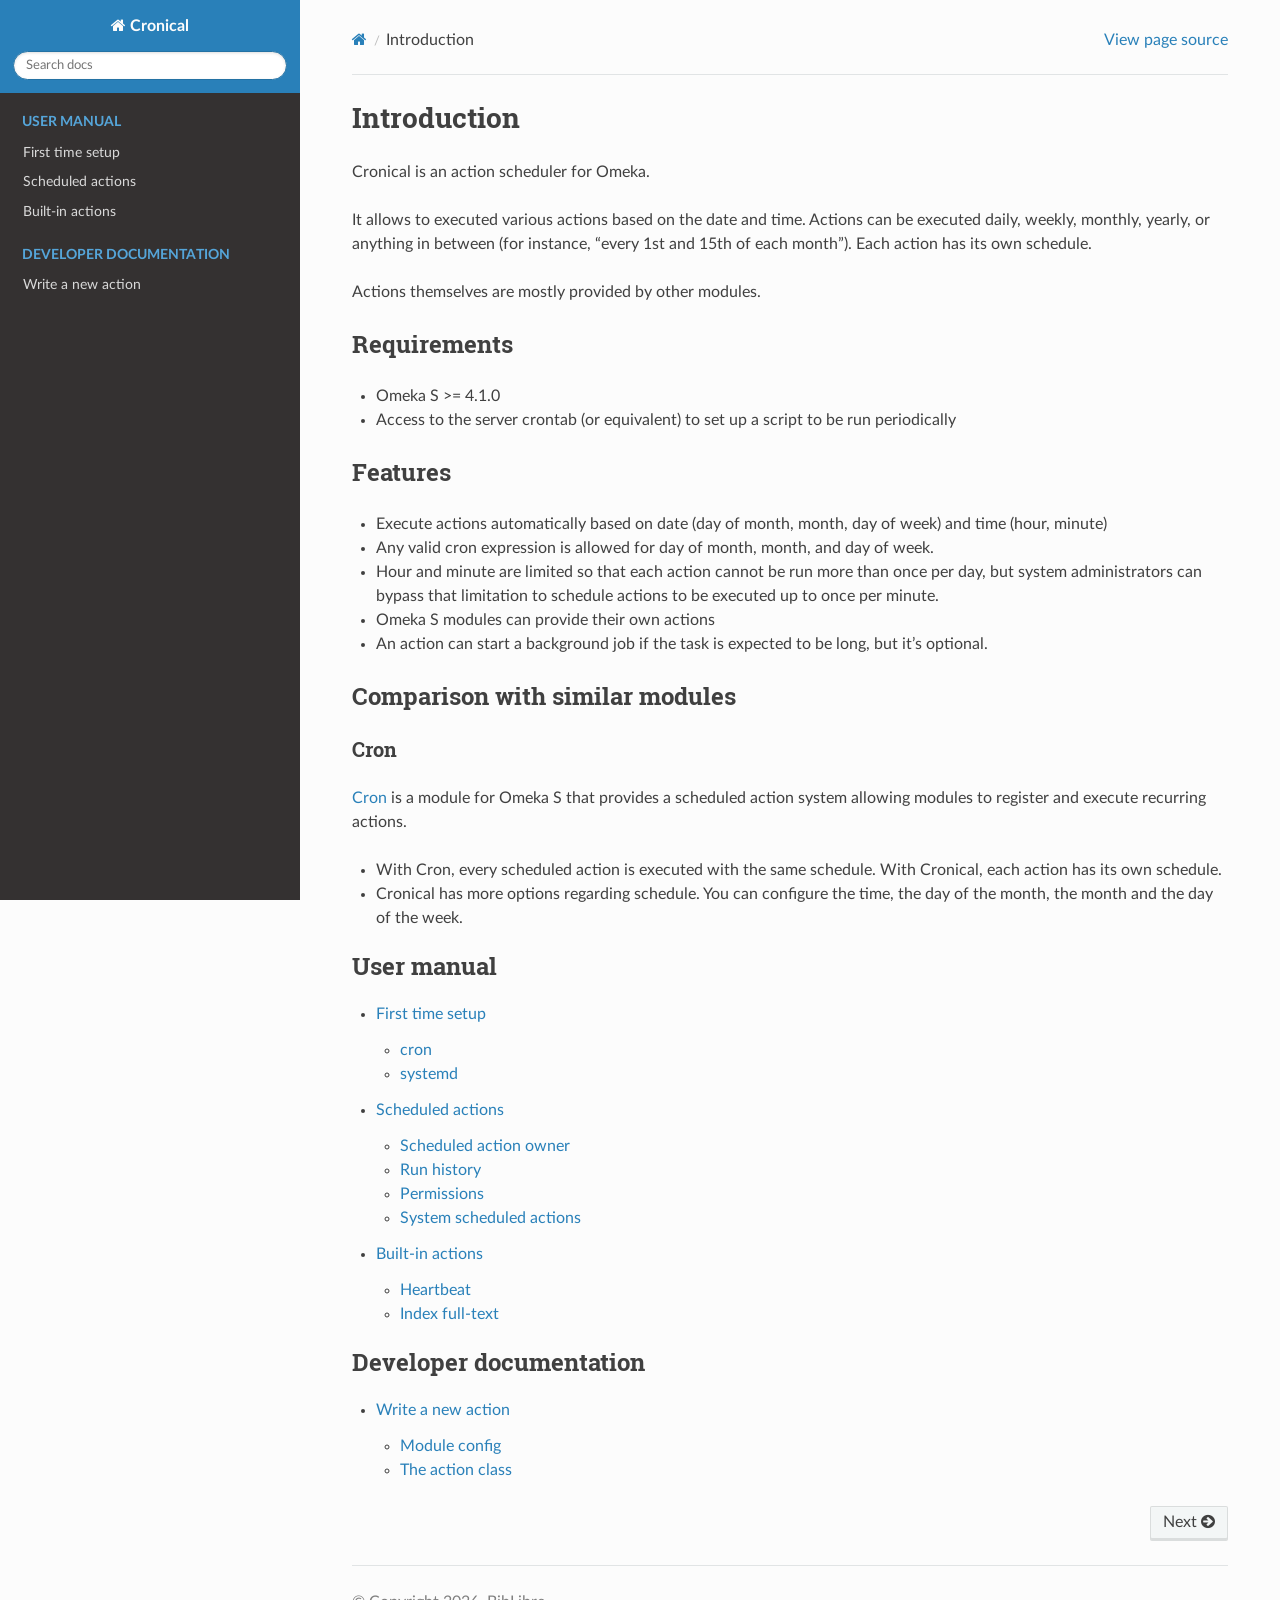
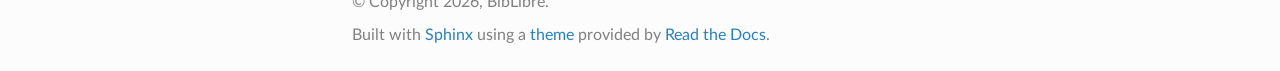
<file: en/index.html>
<!DOCTYPE html>
<html class="writer-html5" lang="en" data-content_root="./">
<head>
  <meta charset="utf-8" /><meta name="viewport" content="width=device-width, initial-scale=1" />

  <meta name="viewport" content="width=device-width, initial-scale=1.0" />
  <title>Introduction &mdash; Cronical  documentation</title>
      <link rel="stylesheet" type="text/css" href="_static/pygments.css?v=b86133f3" />
      <link rel="stylesheet" type="text/css" href="_static/css/theme.css?v=9edc463e" />
      <link rel="stylesheet" type="text/css" href="_static/css/custom.css?v=e9c544c0" />

  
      <script src="_static/jquery.js?v=5d32c60e"></script>
      <script src="_static/_sphinx_javascript_frameworks_compat.js?v=2cd50e6c"></script>
      <script src="_static/documentation_options.js?v=5929fcd5"></script>
      <script src="_static/doctools.js?v=fd6eb6e6"></script>
      <script src="_static/sphinx_highlight.js?v=6ffebe34"></script>
    <script src="_static/js/theme.js"></script>
    <link rel="index" title="Index" href="genindex.html" />
    <link rel="search" title="Search" href="search.html" />
    <link rel="next" title="First time setup" href="first-time-setup.html" /> 
</head>

<body class="wy-body-for-nav"> 
  <div class="wy-grid-for-nav">
    <nav data-toggle="wy-nav-shift" class="wy-nav-side">
      <div class="wy-side-scroll">
        <div class="wy-side-nav-search" >

          
          
          <a href="#" class="icon icon-home">
            Cronical
          </a>
<div role="search">
  <form id="rtd-search-form" class="wy-form" action="search.html" method="get">
    <input type="text" name="q" placeholder="Search docs" aria-label="Search docs" />
    <input type="hidden" name="check_keywords" value="yes" />
    <input type="hidden" name="area" value="default" />
  </form>
</div>
        </div><div class="wy-menu wy-menu-vertical" data-spy="affix" role="navigation" aria-label="Navigation menu">
              <p class="caption" role="heading"><span class="caption-text">User manual</span></p>
<ul>
<li class="toctree-l1"><a class="reference internal" href="first-time-setup.html">First time setup</a></li>
<li class="toctree-l1"><a class="reference internal" href="scheduled-actions.html">Scheduled actions</a></li>
<li class="toctree-l1"><a class="reference internal" href="builtin-actions.html">Built-in actions</a></li>
</ul>
<p class="caption" role="heading"><span class="caption-text">Developer documentation</span></p>
<ul>
<li class="toctree-l1"><a class="reference internal" href="developer/write-new-action.html">Write a new action</a></li>
</ul>

        </div>
      </div>
    </nav>

    <section data-toggle="wy-nav-shift" class="wy-nav-content-wrap"><nav class="wy-nav-top" aria-label="Mobile navigation menu" >
          <i data-toggle="wy-nav-top" class="fa fa-bars"></i>
          <a href="#">Cronical</a>
      </nav>

      <div class="wy-nav-content">
        <div class="rst-content">
          <div role="navigation" aria-label="Page navigation">
  <ul class="wy-breadcrumbs">
      <li><a href="#" class="icon icon-home" aria-label="Home"></a></li>
      <li class="breadcrumb-item active">Introduction</li>
      <li class="wy-breadcrumbs-aside">
            <a href="_sources/index.rst.txt" rel="nofollow"> View page source</a>
      </li>
  </ul>
  <hr/>
</div>
          <div role="main" class="document" itemscope="itemscope" itemtype="http://schema.org/Article">
           <div itemprop="articleBody">
             
  <section id="introduction">
<h1>Introduction<a class="headerlink" href="#introduction" title="Link to this heading"></a></h1>
<p>Cronical is an action scheduler for Omeka.</p>
<p>It allows to executed various actions based on the date and time. Actions can
be executed daily, weekly, monthly, yearly, or anything in between (for
instance, “every 1st and 15th of each month”). Each action has its own
schedule.</p>
<p>Actions themselves are mostly provided by other modules.</p>
<section id="requirements">
<h2>Requirements<a class="headerlink" href="#requirements" title="Link to this heading"></a></h2>
<ul class="simple">
<li><p>Omeka S &gt;= 4.1.0</p></li>
<li><p>Access to the server crontab (or equivalent) to set up a script to be run
periodically</p></li>
</ul>
</section>
<section id="features">
<h2>Features<a class="headerlink" href="#features" title="Link to this heading"></a></h2>
<ul class="simple">
<li><p>Execute actions automatically based on date (day of month, month, day of
week) and time (hour, minute)</p></li>
<li><p>Any valid cron expression is allowed for day of month, month, and day of week.</p></li>
<li><p>Hour and minute are limited so that each action cannot be run more than once
per day, but system administrators can bypass that limitation to schedule
actions to be executed up to once per minute.</p></li>
<li><p>Omeka S modules can provide their own actions</p></li>
<li><p>An action can start a background job if the task is expected to be long, but
it’s optional.</p></li>
</ul>
</section>
<section id="comparison-with-similar-modules">
<h2>Comparison with similar modules<a class="headerlink" href="#comparison-with-similar-modules" title="Link to this heading"></a></h2>
<section id="cron">
<h3>Cron<a class="headerlink" href="#cron" title="Link to this heading"></a></h3>
<p><a class="reference external" href="https://omeka.org/s/modules/Cron/">Cron</a> is a module for Omeka S that provides
a scheduled action system allowing modules to register and execute recurring
actions.</p>
<ul class="simple">
<li><p>With Cron, every scheduled action is executed with the same schedule. With
Cronical, each action has its own schedule.</p></li>
<li><p>Cronical has more options regarding schedule. You can configure the time, the
day of the month, the month and the day of the week.</p></li>
</ul>
<div class="toctree-wrapper compound">
<p class="caption" role="heading"><span class="caption-text">User manual</span></p>
<ul>
<li class="toctree-l1"><a class="reference internal" href="first-time-setup.html">First time setup</a><ul>
<li class="toctree-l2"><a class="reference internal" href="first-time-setup.html#cron">cron</a></li>
<li class="toctree-l2"><a class="reference internal" href="first-time-setup.html#systemd">systemd</a></li>
</ul>
</li>
<li class="toctree-l1"><a class="reference internal" href="scheduled-actions.html">Scheduled actions</a><ul>
<li class="toctree-l2"><a class="reference internal" href="scheduled-actions.html#scheduled-action-owner">Scheduled action owner</a></li>
<li class="toctree-l2"><a class="reference internal" href="scheduled-actions.html#run-history">Run history</a></li>
<li class="toctree-l2"><a class="reference internal" href="scheduled-actions.html#permissions">Permissions</a></li>
<li class="toctree-l2"><a class="reference internal" href="scheduled-actions.html#system-scheduled-actions">System scheduled actions</a></li>
</ul>
</li>
<li class="toctree-l1"><a class="reference internal" href="builtin-actions.html">Built-in actions</a><ul>
<li class="toctree-l2"><a class="reference internal" href="builtin-actions.html#heartbeat">Heartbeat</a></li>
<li class="toctree-l2"><a class="reference internal" href="builtin-actions.html#index-full-text">Index full-text</a></li>
</ul>
</li>
</ul>
</div>
<div class="toctree-wrapper compound">
<p class="caption" role="heading"><span class="caption-text">Developer documentation</span></p>
<ul>
<li class="toctree-l1"><a class="reference internal" href="developer/write-new-action.html">Write a new action</a><ul>
<li class="toctree-l2"><a class="reference internal" href="developer/write-new-action.html#module-config">Module config</a></li>
<li class="toctree-l2"><a class="reference internal" href="developer/write-new-action.html#the-action-class">The action class</a></li>
</ul>
</li>
</ul>
</div>
</section>
</section>
</section>


           </div>
          </div>
          <footer><div class="rst-footer-buttons" role="navigation" aria-label="Footer">
        <a href="first-time-setup.html" class="btn btn-neutral float-right" title="First time setup" accesskey="n" rel="next">Next <span class="fa fa-arrow-circle-right" aria-hidden="true"></span></a>
    </div>

  <hr/>

  <div role="contentinfo">
    <p>&#169; Copyright 2026, BibLibre.</p>
  </div>

  Built with <a href="https://www.sphinx-doc.org/">Sphinx</a> using a
    <a href="https://github.com/readthedocs/sphinx_rtd_theme">theme</a>
    provided by <a href="https://readthedocs.org">Read the Docs</a>.
   

</footer>
        </div>
      </div>
    </section>
  </div>
  <script>
      jQuery(function () {
          SphinxRtdTheme.Navigation.enable(true);
      });
  </script> 

</body>
</html>
</file>
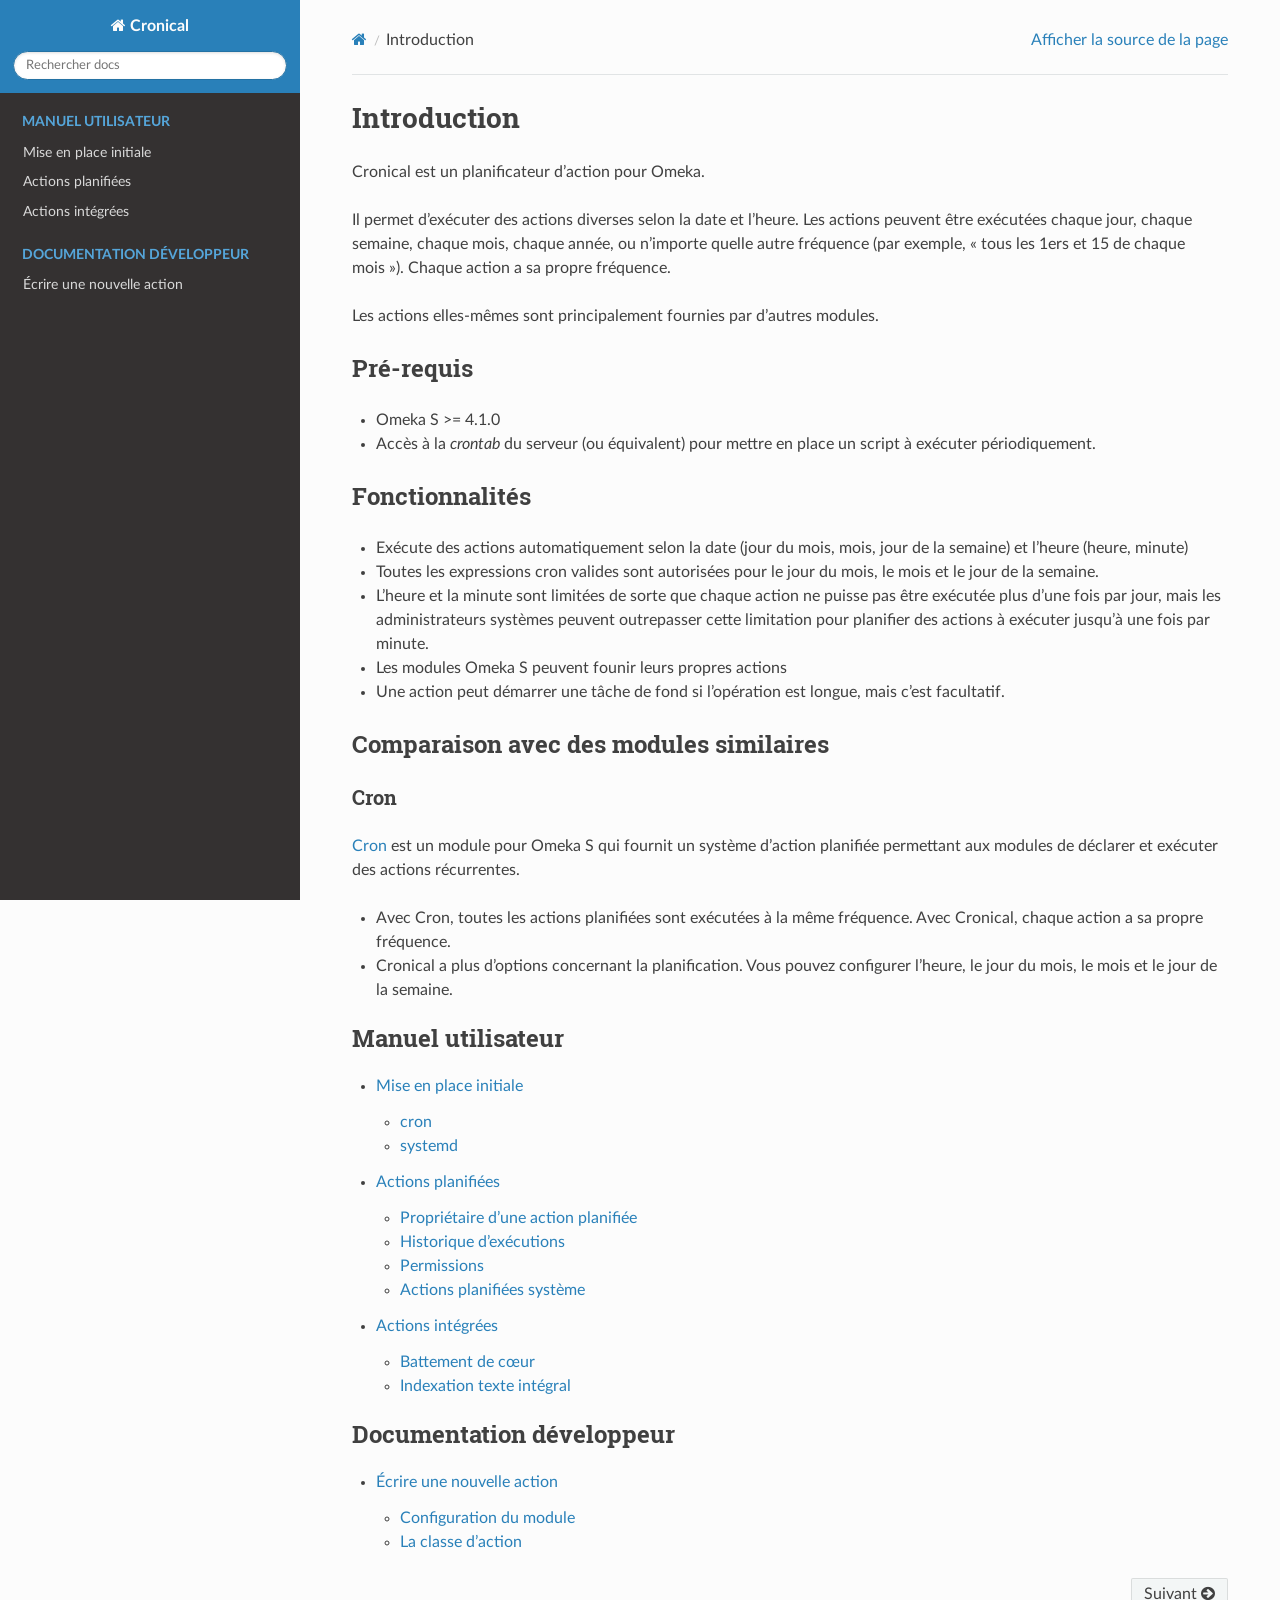
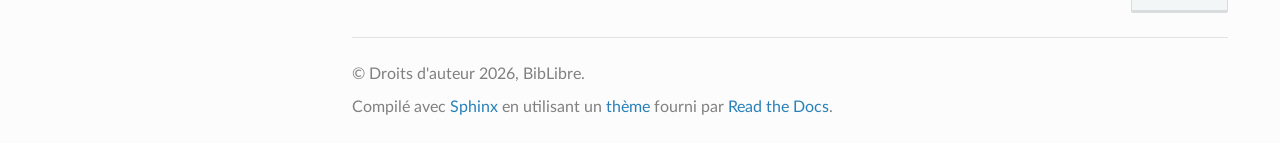
<file: fr/index.html>
<!DOCTYPE html>
<html class="writer-html5" lang="fr" data-content_root="./">
<head>
  <meta charset="utf-8" /><meta name="viewport" content="width=device-width, initial-scale=1" />

  <meta name="viewport" content="width=device-width, initial-scale=1.0" />
  <title>Introduction &mdash; Documentation Cronical </title>
      <link rel="stylesheet" type="text/css" href="_static/pygments.css?v=b86133f3" />
      <link rel="stylesheet" type="text/css" href="_static/css/theme.css?v=9edc463e" />
      <link rel="stylesheet" type="text/css" href="_static/css/custom.css?v=e9c544c0" />

  
      <script src="_static/jquery.js?v=5d32c60e"></script>
      <script src="_static/_sphinx_javascript_frameworks_compat.js?v=2cd50e6c"></script>
      <script src="_static/documentation_options.js?v=d1a510d7"></script>
      <script src="_static/doctools.js?v=fd6eb6e6"></script>
      <script src="_static/sphinx_highlight.js?v=6ffebe34"></script>
      <script src="_static/translations.js?v=e6b791cb"></script>
    <script src="_static/js/theme.js"></script>
    <link rel="index" title="Index" href="genindex.html" />
    <link rel="search" title="Recherche" href="search.html" />
    <link rel="next" title="Mise en place initiale" href="first-time-setup.html" /> 
</head>

<body class="wy-body-for-nav"> 
  <div class="wy-grid-for-nav">
    <nav data-toggle="wy-nav-shift" class="wy-nav-side">
      <div class="wy-side-scroll">
        <div class="wy-side-nav-search" >

          
          
          <a href="#" class="icon icon-home">
            Cronical
          </a>
<div role="search">
  <form id="rtd-search-form" class="wy-form" action="search.html" method="get">
    <input type="text" name="q" placeholder="Rechercher docs" aria-label="Rechercher docs" />
    <input type="hidden" name="check_keywords" value="yes" />
    <input type="hidden" name="area" value="default" />
  </form>
</div>
        </div><div class="wy-menu wy-menu-vertical" data-spy="affix" role="navigation" aria-label="Navigation menu">
              <p class="caption" role="heading"><span class="caption-text">Manuel utilisateur</span></p>
<ul>
<li class="toctree-l1"><a class="reference internal" href="first-time-setup.html">Mise en place initiale</a></li>
<li class="toctree-l1"><a class="reference internal" href="scheduled-actions.html">Actions planifiées</a></li>
<li class="toctree-l1"><a class="reference internal" href="builtin-actions.html">Actions intégrées</a></li>
</ul>
<p class="caption" role="heading"><span class="caption-text">Documentation développeur</span></p>
<ul>
<li class="toctree-l1"><a class="reference internal" href="developer/write-new-action.html">Écrire une nouvelle action</a></li>
</ul>

        </div>
      </div>
    </nav>

    <section data-toggle="wy-nav-shift" class="wy-nav-content-wrap"><nav class="wy-nav-top" aria-label="Mobile navigation menu" >
          <i data-toggle="wy-nav-top" class="fa fa-bars"></i>
          <a href="#">Cronical</a>
      </nav>

      <div class="wy-nav-content">
        <div class="rst-content">
          <div role="navigation" aria-label="Page navigation">
  <ul class="wy-breadcrumbs">
      <li><a href="#" class="icon icon-home" aria-label="Home"></a></li>
      <li class="breadcrumb-item active">Introduction</li>
      <li class="wy-breadcrumbs-aside">
            <a href="_sources/index.rst.txt" rel="nofollow"> Afficher la source de la page</a>
      </li>
  </ul>
  <hr/>
</div>
          <div role="main" class="document" itemscope="itemscope" itemtype="http://schema.org/Article">
           <div itemprop="articleBody">
             
  <section id="introduction">
<h1>Introduction<a class="headerlink" href="#introduction" title="Lien vers cette rubrique"></a></h1>
<p>Cronical est un planificateur d’action pour Omeka.</p>
<p>Il permet d’exécuter des actions diverses selon la date et l’heure. Les actions peuvent être exécutées chaque jour, chaque semaine, chaque mois, chaque année, ou n’importe quelle autre fréquence (par exemple, « tous les 1ers et 15 de chaque mois »). Chaque action a sa propre fréquence.</p>
<p>Les actions elles-mêmes sont principalement fournies par d’autres modules.</p>
<section id="requirements">
<h2>Pré-requis<a class="headerlink" href="#requirements" title="Lien vers cette rubrique"></a></h2>
<ul class="simple">
<li><p>Omeka S &gt;= 4.1.0</p></li>
<li><p>Accès à la <em>crontab</em> du serveur (ou équivalent) pour mettre en place un script à exécuter périodiquement.</p></li>
</ul>
</section>
<section id="features">
<h2>Fonctionnalités<a class="headerlink" href="#features" title="Lien vers cette rubrique"></a></h2>
<ul class="simple">
<li><p>Exécute des actions automatiquement selon la date (jour du mois, mois, jour de la semaine) et l’heure (heure, minute)</p></li>
<li><p>Toutes les expressions cron valides sont autorisées pour le jour du mois, le mois et le jour de la semaine.</p></li>
<li><p>L’heure et la minute sont limitées de sorte que chaque action ne puisse pas être exécutée plus d’une fois par jour, mais les administrateurs systèmes peuvent outrepasser cette limitation pour planifier des actions à exécuter jusqu’à une fois par minute.</p></li>
<li><p>Les modules Omeka S peuvent founir leurs propres actions</p></li>
<li><p>Une action peut démarrer une tâche de fond si l’opération est longue, mais c’est facultatif.</p></li>
</ul>
</section>
<section id="comparison-with-similar-modules">
<h2>Comparaison avec des modules similaires<a class="headerlink" href="#comparison-with-similar-modules" title="Lien vers cette rubrique"></a></h2>
<section id="cron">
<h3>Cron<a class="headerlink" href="#cron" title="Lien vers cette rubrique"></a></h3>
<p><a class="reference external" href="https://omeka.org/s/modules/Cron/">Cron</a> est un module pour Omeka S qui fournit un système d’action planifiée permettant aux modules de déclarer et exécuter des actions récurrentes.</p>
<ul class="simple">
<li><p>Avec Cron, toutes les actions planifiées sont exécutées à la même fréquence. Avec Cronical, chaque action a sa propre fréquence.</p></li>
<li><p>Cronical a plus d’options concernant la planification. Vous pouvez configurer l’heure, le jour du mois, le mois et le jour de la semaine.</p></li>
</ul>
<div class="toctree-wrapper compound">
<p class="caption" role="heading"><span class="caption-text">Manuel utilisateur</span></p>
<ul>
<li class="toctree-l1"><a class="reference internal" href="first-time-setup.html">Mise en place initiale</a><ul>
<li class="toctree-l2"><a class="reference internal" href="first-time-setup.html#cron">cron</a></li>
<li class="toctree-l2"><a class="reference internal" href="first-time-setup.html#systemd">systemd</a></li>
</ul>
</li>
<li class="toctree-l1"><a class="reference internal" href="scheduled-actions.html">Actions planifiées</a><ul>
<li class="toctree-l2"><a class="reference internal" href="scheduled-actions.html#scheduled-action-owner">Propriétaire d’une action planifiée</a></li>
<li class="toctree-l2"><a class="reference internal" href="scheduled-actions.html#run-history">Historique d’exécutions</a></li>
<li class="toctree-l2"><a class="reference internal" href="scheduled-actions.html#permissions">Permissions</a></li>
<li class="toctree-l2"><a class="reference internal" href="scheduled-actions.html#system-scheduled-actions">Actions planifiées système</a></li>
</ul>
</li>
<li class="toctree-l1"><a class="reference internal" href="builtin-actions.html">Actions intégrées</a><ul>
<li class="toctree-l2"><a class="reference internal" href="builtin-actions.html#heartbeat">Battement de cœur</a></li>
<li class="toctree-l2"><a class="reference internal" href="builtin-actions.html#index-full-text">Indexation texte intégral</a></li>
</ul>
</li>
</ul>
</div>
<div class="toctree-wrapper compound">
<p class="caption" role="heading"><span class="caption-text">Documentation développeur</span></p>
<ul>
<li class="toctree-l1"><a class="reference internal" href="developer/write-new-action.html">Écrire une nouvelle action</a><ul>
<li class="toctree-l2"><a class="reference internal" href="developer/write-new-action.html#module-config">Configuration du module</a></li>
<li class="toctree-l2"><a class="reference internal" href="developer/write-new-action.html#the-action-class">La classe d’action</a></li>
</ul>
</li>
</ul>
</div>
</section>
</section>
</section>


           </div>
          </div>
          <footer><div class="rst-footer-buttons" role="navigation" aria-label="Pied de page">
        <a href="first-time-setup.html" class="btn btn-neutral float-right" title="Mise en place initiale" accesskey="n" rel="next">Suivant <span class="fa fa-arrow-circle-right" aria-hidden="true"></span></a>
    </div>

  <hr/>

  <div role="contentinfo">
    <p>&#169; Droits d'auteur 2026, BibLibre.</p>
  </div>

  Compilé avec <a href="https://www.sphinx-doc.org/">Sphinx</a> en utilisant un
    <a href="https://github.com/readthedocs/sphinx_rtd_theme">thème</a>
    fourni par <a href="https://readthedocs.org">Read the Docs</a>.
   

</footer>
        </div>
      </div>
    </section>
  </div>
  <script>
      jQuery(function () {
          SphinxRtdTheme.Navigation.enable(true);
      });
  </script> 

</body>
</html>
</file>
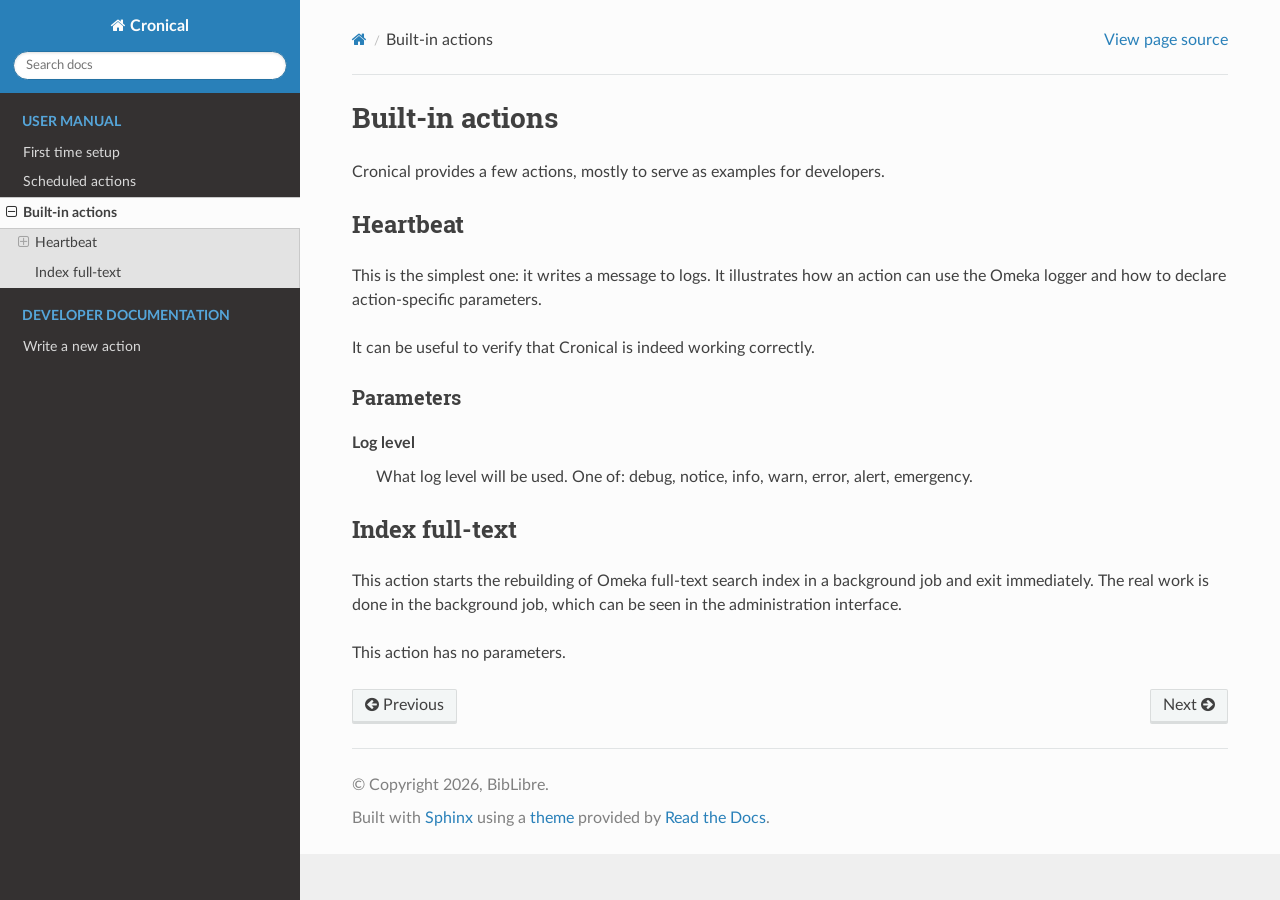
<file: en/builtin-actions.html>
<!DOCTYPE html>
<html class="writer-html5" lang="en" data-content_root="./">
<head>
  <meta charset="utf-8" /><meta name="viewport" content="width=device-width, initial-scale=1" />

  <meta name="viewport" content="width=device-width, initial-scale=1.0" />
  <title>Built-in actions &mdash; Cronical  documentation</title>
      <link rel="stylesheet" type="text/css" href="_static/pygments.css?v=b86133f3" />
      <link rel="stylesheet" type="text/css" href="_static/css/theme.css?v=9edc463e" />
      <link rel="stylesheet" type="text/css" href="_static/css/custom.css?v=e9c544c0" />

  
      <script src="_static/jquery.js?v=5d32c60e"></script>
      <script src="_static/_sphinx_javascript_frameworks_compat.js?v=2cd50e6c"></script>
      <script src="_static/documentation_options.js?v=5929fcd5"></script>
      <script src="_static/doctools.js?v=fd6eb6e6"></script>
      <script src="_static/sphinx_highlight.js?v=6ffebe34"></script>
    <script src="_static/js/theme.js"></script>
    <link rel="index" title="Index" href="genindex.html" />
    <link rel="search" title="Search" href="search.html" />
    <link rel="next" title="Write a new action" href="developer/write-new-action.html" />
    <link rel="prev" title="Scheduled actions" href="scheduled-actions.html" /> 
</head>

<body class="wy-body-for-nav"> 
  <div class="wy-grid-for-nav">
    <nav data-toggle="wy-nav-shift" class="wy-nav-side">
      <div class="wy-side-scroll">
        <div class="wy-side-nav-search" >

          
          
          <a href="index.html" class="icon icon-home">
            Cronical
          </a>
<div role="search">
  <form id="rtd-search-form" class="wy-form" action="search.html" method="get">
    <input type="text" name="q" placeholder="Search docs" aria-label="Search docs" />
    <input type="hidden" name="check_keywords" value="yes" />
    <input type="hidden" name="area" value="default" />
  </form>
</div>
        </div><div class="wy-menu wy-menu-vertical" data-spy="affix" role="navigation" aria-label="Navigation menu">
              <p class="caption" role="heading"><span class="caption-text">User manual</span></p>
<ul class="current">
<li class="toctree-l1"><a class="reference internal" href="first-time-setup.html">First time setup</a></li>
<li class="toctree-l1"><a class="reference internal" href="scheduled-actions.html">Scheduled actions</a></li>
<li class="toctree-l1 current"><a class="current reference internal" href="#">Built-in actions</a><ul>
<li class="toctree-l2"><a class="reference internal" href="#heartbeat">Heartbeat</a><ul>
<li class="toctree-l3"><a class="reference internal" href="#parameters">Parameters</a></li>
</ul>
</li>
<li class="toctree-l2"><a class="reference internal" href="#index-full-text">Index full-text</a></li>
</ul>
</li>
</ul>
<p class="caption" role="heading"><span class="caption-text">Developer documentation</span></p>
<ul>
<li class="toctree-l1"><a class="reference internal" href="developer/write-new-action.html">Write a new action</a></li>
</ul>

        </div>
      </div>
    </nav>

    <section data-toggle="wy-nav-shift" class="wy-nav-content-wrap"><nav class="wy-nav-top" aria-label="Mobile navigation menu" >
          <i data-toggle="wy-nav-top" class="fa fa-bars"></i>
          <a href="index.html">Cronical</a>
      </nav>

      <div class="wy-nav-content">
        <div class="rst-content">
          <div role="navigation" aria-label="Page navigation">
  <ul class="wy-breadcrumbs">
      <li><a href="index.html" class="icon icon-home" aria-label="Home"></a></li>
      <li class="breadcrumb-item active">Built-in actions</li>
      <li class="wy-breadcrumbs-aside">
            <a href="_sources/builtin-actions.rst.txt" rel="nofollow"> View page source</a>
      </li>
  </ul>
  <hr/>
</div>
          <div role="main" class="document" itemscope="itemscope" itemtype="http://schema.org/Article">
           <div itemprop="articleBody">
             
  <section id="built-in-actions">
<h1>Built-in actions<a class="headerlink" href="#built-in-actions" title="Link to this heading"></a></h1>
<p>Cronical provides a few actions, mostly to serve as examples for developers.</p>
<section id="heartbeat">
<h2>Heartbeat<a class="headerlink" href="#heartbeat" title="Link to this heading"></a></h2>
<p>This is the simplest one: it writes a message to logs. It illustrates how an
action can use the Omeka logger and how to declare action-specific parameters.</p>
<p>It can be useful to verify that Cronical is indeed working correctly.</p>
<section id="parameters">
<h3>Parameters<a class="headerlink" href="#parameters" title="Link to this heading"></a></h3>
<dl class="simple">
<dt>Log level</dt><dd><p>What log level will be used. One of: debug, notice, info, warn, error,
alert, emergency.</p>
</dd>
</dl>
</section>
</section>
<section id="index-full-text">
<h2>Index full-text<a class="headerlink" href="#index-full-text" title="Link to this heading"></a></h2>
<p>This action starts the rebuilding of Omeka full-text search index in a
background job and exit immediately. The real work is done in the background
job, which can be seen in the administration interface.</p>
<p>This action has no parameters.</p>
</section>
</section>


           </div>
          </div>
          <footer><div class="rst-footer-buttons" role="navigation" aria-label="Footer">
        <a href="scheduled-actions.html" class="btn btn-neutral float-left" title="Scheduled actions" accesskey="p" rel="prev"><span class="fa fa-arrow-circle-left" aria-hidden="true"></span> Previous</a>
        <a href="developer/write-new-action.html" class="btn btn-neutral float-right" title="Write a new action" accesskey="n" rel="next">Next <span class="fa fa-arrow-circle-right" aria-hidden="true"></span></a>
    </div>

  <hr/>

  <div role="contentinfo">
    <p>&#169; Copyright 2026, BibLibre.</p>
  </div>

  Built with <a href="https://www.sphinx-doc.org/">Sphinx</a> using a
    <a href="https://github.com/readthedocs/sphinx_rtd_theme">theme</a>
    provided by <a href="https://readthedocs.org">Read the Docs</a>.
   

</footer>
        </div>
      </div>
    </section>
  </div>
  <script>
      jQuery(function () {
          SphinxRtdTheme.Navigation.enable(true);
      });
  </script> 

</body>
</html>
</file>
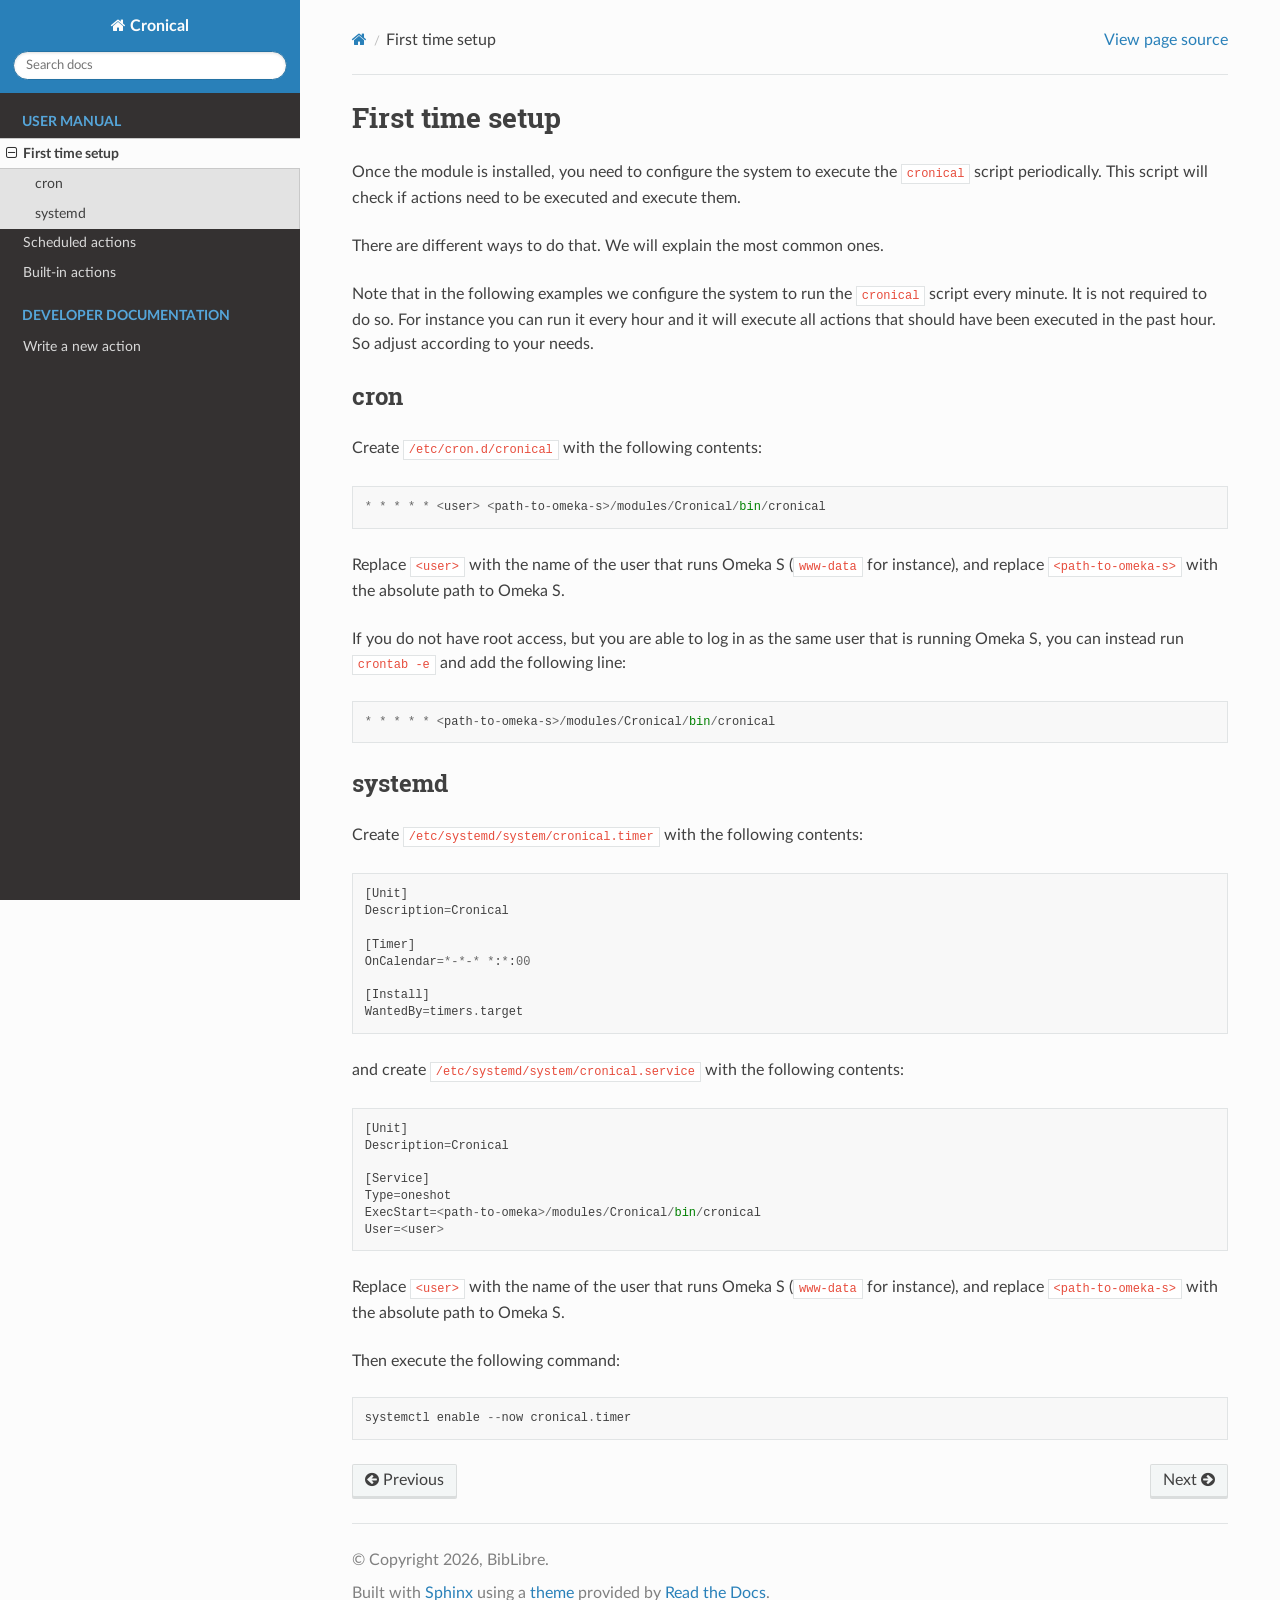
<file: en/first-time-setup.html>
<!DOCTYPE html>
<html class="writer-html5" lang="en" data-content_root="./">
<head>
  <meta charset="utf-8" /><meta name="viewport" content="width=device-width, initial-scale=1" />

  <meta name="viewport" content="width=device-width, initial-scale=1.0" />
  <title>First time setup &mdash; Cronical  documentation</title>
      <link rel="stylesheet" type="text/css" href="_static/pygments.css?v=b86133f3" />
      <link rel="stylesheet" type="text/css" href="_static/css/theme.css?v=9edc463e" />
      <link rel="stylesheet" type="text/css" href="_static/css/custom.css?v=e9c544c0" />

  
      <script src="_static/jquery.js?v=5d32c60e"></script>
      <script src="_static/_sphinx_javascript_frameworks_compat.js?v=2cd50e6c"></script>
      <script src="_static/documentation_options.js?v=5929fcd5"></script>
      <script src="_static/doctools.js?v=fd6eb6e6"></script>
      <script src="_static/sphinx_highlight.js?v=6ffebe34"></script>
    <script src="_static/js/theme.js"></script>
    <link rel="index" title="Index" href="genindex.html" />
    <link rel="search" title="Search" href="search.html" />
    <link rel="next" title="Scheduled actions" href="scheduled-actions.html" />
    <link rel="prev" title="Introduction" href="index.html" /> 
</head>

<body class="wy-body-for-nav"> 
  <div class="wy-grid-for-nav">
    <nav data-toggle="wy-nav-shift" class="wy-nav-side">
      <div class="wy-side-scroll">
        <div class="wy-side-nav-search" >

          
          
          <a href="index.html" class="icon icon-home">
            Cronical
          </a>
<div role="search">
  <form id="rtd-search-form" class="wy-form" action="search.html" method="get">
    <input type="text" name="q" placeholder="Search docs" aria-label="Search docs" />
    <input type="hidden" name="check_keywords" value="yes" />
    <input type="hidden" name="area" value="default" />
  </form>
</div>
        </div><div class="wy-menu wy-menu-vertical" data-spy="affix" role="navigation" aria-label="Navigation menu">
              <p class="caption" role="heading"><span class="caption-text">User manual</span></p>
<ul class="current">
<li class="toctree-l1 current"><a class="current reference internal" href="#">First time setup</a><ul>
<li class="toctree-l2"><a class="reference internal" href="#cron">cron</a></li>
<li class="toctree-l2"><a class="reference internal" href="#systemd">systemd</a></li>
</ul>
</li>
<li class="toctree-l1"><a class="reference internal" href="scheduled-actions.html">Scheduled actions</a></li>
<li class="toctree-l1"><a class="reference internal" href="builtin-actions.html">Built-in actions</a></li>
</ul>
<p class="caption" role="heading"><span class="caption-text">Developer documentation</span></p>
<ul>
<li class="toctree-l1"><a class="reference internal" href="developer/write-new-action.html">Write a new action</a></li>
</ul>

        </div>
      </div>
    </nav>

    <section data-toggle="wy-nav-shift" class="wy-nav-content-wrap"><nav class="wy-nav-top" aria-label="Mobile navigation menu" >
          <i data-toggle="wy-nav-top" class="fa fa-bars"></i>
          <a href="index.html">Cronical</a>
      </nav>

      <div class="wy-nav-content">
        <div class="rst-content">
          <div role="navigation" aria-label="Page navigation">
  <ul class="wy-breadcrumbs">
      <li><a href="index.html" class="icon icon-home" aria-label="Home"></a></li>
      <li class="breadcrumb-item active">First time setup</li>
      <li class="wy-breadcrumbs-aside">
            <a href="_sources/first-time-setup.rst.txt" rel="nofollow"> View page source</a>
      </li>
  </ul>
  <hr/>
</div>
          <div role="main" class="document" itemscope="itemscope" itemtype="http://schema.org/Article">
           <div itemprop="articleBody">
             
  <section id="first-time-setup">
<h1>First time setup<a class="headerlink" href="#first-time-setup" title="Link to this heading"></a></h1>
<p>Once the module is installed, you need to configure the system to execute the
<code class="docutils literal notranslate"><span class="pre">cronical</span></code> script periodically. This script will check if actions need to
be executed and execute them.</p>
<p>There are different ways to do that. We will explain the most common ones.</p>
<p>Note that in the following examples we configure the system to run the
<code class="docutils literal notranslate"><span class="pre">cronical</span></code> script every minute. It is not required to do so.  For instance
you can run it every hour and it will execute all actions that should have been
executed in the past hour. So adjust according to your needs.</p>
<section id="cron">
<h2>cron<a class="headerlink" href="#cron" title="Link to this heading"></a></h2>
<p>Create <code class="docutils literal notranslate"><span class="pre">/etc/cron.d/cronical</span></code> with the following contents:</p>
<div class="highlight-default notranslate"><div class="highlight"><pre><span></span><span class="o">*</span> <span class="o">*</span> <span class="o">*</span> <span class="o">*</span> <span class="o">*</span> <span class="o">&lt;</span><span class="n">user</span><span class="o">&gt;</span> <span class="o">&lt;</span><span class="n">path</span><span class="o">-</span><span class="n">to</span><span class="o">-</span><span class="n">omeka</span><span class="o">-</span><span class="n">s</span><span class="o">&gt;/</span><span class="n">modules</span><span class="o">/</span><span class="n">Cronical</span><span class="o">/</span><span class="nb">bin</span><span class="o">/</span><span class="n">cronical</span>
</pre></div>
</div>
<p>Replace <code class="docutils literal notranslate"><span class="pre">&lt;user&gt;</span></code> with the name of the user that runs Omeka S (<code class="docutils literal notranslate"><span class="pre">www-data</span></code>
for instance), and replace <code class="docutils literal notranslate"><span class="pre">&lt;path-to-omeka-s&gt;</span></code> with the absolute path to
Omeka S.</p>
<p>If you do not have root access, but you are able to log in as the same user
that is running Omeka S, you can instead run <code class="docutils literal notranslate"><span class="pre">crontab</span> <span class="pre">-e</span></code> and add the
following line:</p>
<div class="highlight-default notranslate"><div class="highlight"><pre><span></span><span class="o">*</span> <span class="o">*</span> <span class="o">*</span> <span class="o">*</span> <span class="o">*</span> <span class="o">&lt;</span><span class="n">path</span><span class="o">-</span><span class="n">to</span><span class="o">-</span><span class="n">omeka</span><span class="o">-</span><span class="n">s</span><span class="o">&gt;/</span><span class="n">modules</span><span class="o">/</span><span class="n">Cronical</span><span class="o">/</span><span class="nb">bin</span><span class="o">/</span><span class="n">cronical</span>
</pre></div>
</div>
</section>
<section id="systemd">
<h2>systemd<a class="headerlink" href="#systemd" title="Link to this heading"></a></h2>
<p>Create <code class="docutils literal notranslate"><span class="pre">/etc/systemd/system/cronical.timer</span></code> with the following contents:</p>
<div class="highlight-default notranslate"><div class="highlight"><pre><span></span><span class="p">[</span><span class="n">Unit</span><span class="p">]</span>
<span class="n">Description</span><span class="o">=</span><span class="n">Cronical</span>

<span class="p">[</span><span class="n">Timer</span><span class="p">]</span>
<span class="n">OnCalendar</span><span class="o">=*-*-*</span> <span class="o">*</span><span class="p">:</span><span class="o">*</span><span class="p">:</span><span class="mi">00</span>

<span class="p">[</span><span class="n">Install</span><span class="p">]</span>
<span class="n">WantedBy</span><span class="o">=</span><span class="n">timers</span><span class="o">.</span><span class="n">target</span>
</pre></div>
</div>
<p>and create <code class="docutils literal notranslate"><span class="pre">/etc/systemd/system/cronical.service</span></code> with the following contents:</p>
<div class="highlight-default notranslate"><div class="highlight"><pre><span></span><span class="p">[</span><span class="n">Unit</span><span class="p">]</span>
<span class="n">Description</span><span class="o">=</span><span class="n">Cronical</span>

<span class="p">[</span><span class="n">Service</span><span class="p">]</span>
<span class="n">Type</span><span class="o">=</span><span class="n">oneshot</span>
<span class="n">ExecStart</span><span class="o">=&lt;</span><span class="n">path</span><span class="o">-</span><span class="n">to</span><span class="o">-</span><span class="n">omeka</span><span class="o">&gt;/</span><span class="n">modules</span><span class="o">/</span><span class="n">Cronical</span><span class="o">/</span><span class="nb">bin</span><span class="o">/</span><span class="n">cronical</span>
<span class="n">User</span><span class="o">=&lt;</span><span class="n">user</span><span class="o">&gt;</span>
</pre></div>
</div>
<p>Replace <code class="docutils literal notranslate"><span class="pre">&lt;user&gt;</span></code> with the name of the user that runs Omeka S (<code class="docutils literal notranslate"><span class="pre">www-data</span></code>
for instance), and replace <code class="docutils literal notranslate"><span class="pre">&lt;path-to-omeka-s&gt;</span></code> with the absolute path to
Omeka S.</p>
<p>Then execute the following command:</p>
<div class="highlight-default notranslate"><div class="highlight"><pre><span></span><span class="n">systemctl</span> <span class="n">enable</span> <span class="o">--</span><span class="n">now</span> <span class="n">cronical</span><span class="o">.</span><span class="n">timer</span>
</pre></div>
</div>
</section>
</section>


           </div>
          </div>
          <footer><div class="rst-footer-buttons" role="navigation" aria-label="Footer">
        <a href="index.html" class="btn btn-neutral float-left" title="Introduction" accesskey="p" rel="prev"><span class="fa fa-arrow-circle-left" aria-hidden="true"></span> Previous</a>
        <a href="scheduled-actions.html" class="btn btn-neutral float-right" title="Scheduled actions" accesskey="n" rel="next">Next <span class="fa fa-arrow-circle-right" aria-hidden="true"></span></a>
    </div>

  <hr/>

  <div role="contentinfo">
    <p>&#169; Copyright 2026, BibLibre.</p>
  </div>

  Built with <a href="https://www.sphinx-doc.org/">Sphinx</a> using a
    <a href="https://github.com/readthedocs/sphinx_rtd_theme">theme</a>
    provided by <a href="https://readthedocs.org">Read the Docs</a>.
   

</footer>
        </div>
      </div>
    </section>
  </div>
  <script>
      jQuery(function () {
          SphinxRtdTheme.Navigation.enable(true);
      });
  </script> 

</body>
</html>
</file>
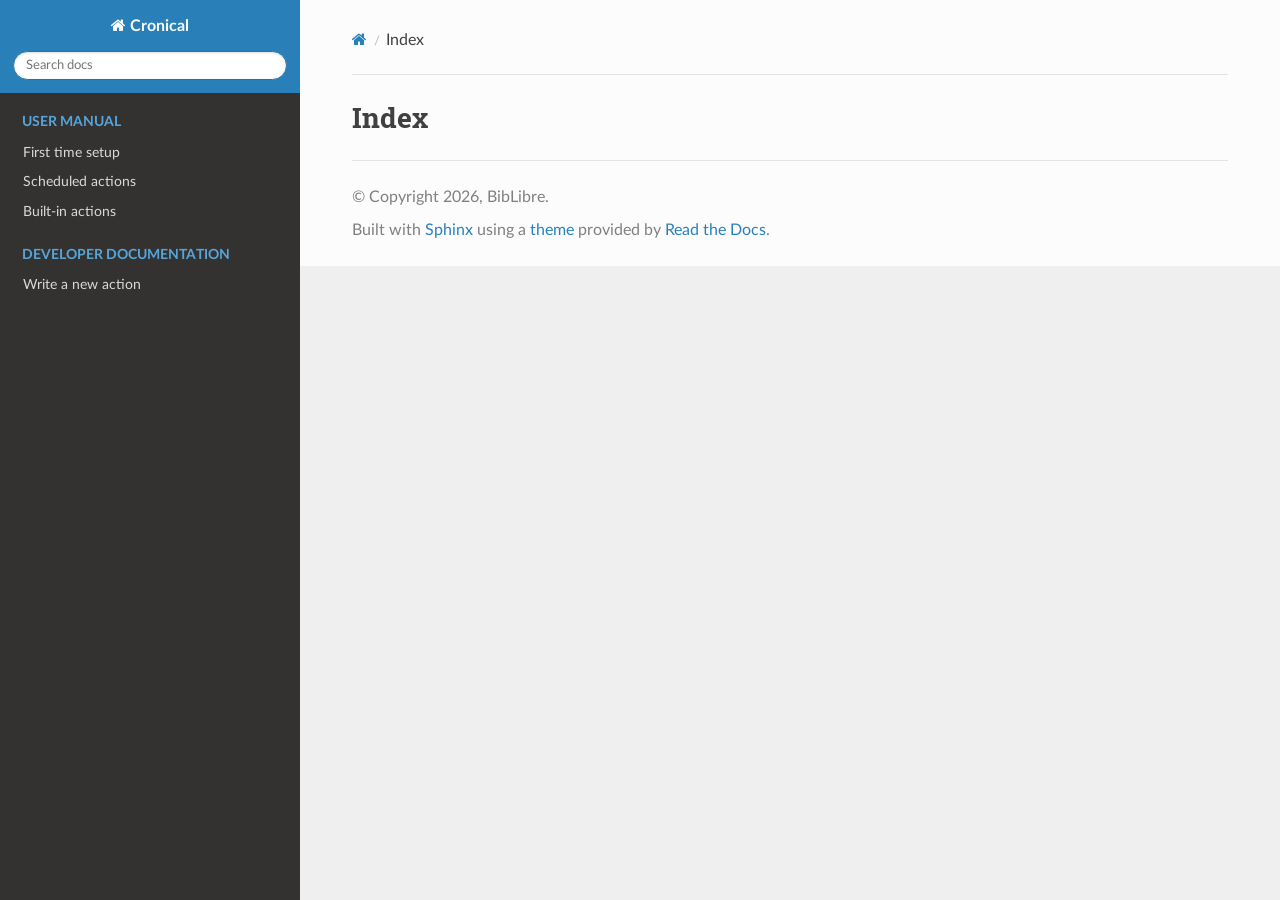
<file: en/genindex.html>
<!DOCTYPE html>
<html class="writer-html5" lang="en" data-content_root="./">
<head>
  <meta charset="utf-8" />
  <meta name="viewport" content="width=device-width, initial-scale=1.0" />
  <title>Index &mdash; Cronical  documentation</title>
      <link rel="stylesheet" type="text/css" href="_static/pygments.css?v=b86133f3" />
      <link rel="stylesheet" type="text/css" href="_static/css/theme.css?v=9edc463e" />
      <link rel="stylesheet" type="text/css" href="_static/css/custom.css?v=e9c544c0" />

  
      <script src="_static/jquery.js?v=5d32c60e"></script>
      <script src="_static/_sphinx_javascript_frameworks_compat.js?v=2cd50e6c"></script>
      <script src="_static/documentation_options.js?v=5929fcd5"></script>
      <script src="_static/doctools.js?v=fd6eb6e6"></script>
      <script src="_static/sphinx_highlight.js?v=6ffebe34"></script>
    <script src="_static/js/theme.js"></script>
    <link rel="index" title="Index" href="#" />
    <link rel="search" title="Search" href="search.html" /> 
</head>

<body class="wy-body-for-nav"> 
  <div class="wy-grid-for-nav">
    <nav data-toggle="wy-nav-shift" class="wy-nav-side">
      <div class="wy-side-scroll">
        <div class="wy-side-nav-search" >

          
          
          <a href="index.html" class="icon icon-home">
            Cronical
          </a>
<div role="search">
  <form id="rtd-search-form" class="wy-form" action="search.html" method="get">
    <input type="text" name="q" placeholder="Search docs" aria-label="Search docs" />
    <input type="hidden" name="check_keywords" value="yes" />
    <input type="hidden" name="area" value="default" />
  </form>
</div>
        </div><div class="wy-menu wy-menu-vertical" data-spy="affix" role="navigation" aria-label="Navigation menu">
              <p class="caption" role="heading"><span class="caption-text">User manual</span></p>
<ul>
<li class="toctree-l1"><a class="reference internal" href="first-time-setup.html">First time setup</a></li>
<li class="toctree-l1"><a class="reference internal" href="scheduled-actions.html">Scheduled actions</a></li>
<li class="toctree-l1"><a class="reference internal" href="builtin-actions.html">Built-in actions</a></li>
</ul>
<p class="caption" role="heading"><span class="caption-text">Developer documentation</span></p>
<ul>
<li class="toctree-l1"><a class="reference internal" href="developer/write-new-action.html">Write a new action</a></li>
</ul>

        </div>
      </div>
    </nav>

    <section data-toggle="wy-nav-shift" class="wy-nav-content-wrap"><nav class="wy-nav-top" aria-label="Mobile navigation menu" >
          <i data-toggle="wy-nav-top" class="fa fa-bars"></i>
          <a href="index.html">Cronical</a>
      </nav>

      <div class="wy-nav-content">
        <div class="rst-content">
          <div role="navigation" aria-label="Page navigation">
  <ul class="wy-breadcrumbs">
      <li><a href="index.html" class="icon icon-home" aria-label="Home"></a></li>
      <li class="breadcrumb-item active">Index</li>
      <li class="wy-breadcrumbs-aside">
      </li>
  </ul>
  <hr/>
</div>
          <div role="main" class="document" itemscope="itemscope" itemtype="http://schema.org/Article">
           <div itemprop="articleBody">
             

<h1 id="index">Index</h1>

<div class="genindex-jumpbox">
 
</div>


           </div>
          </div>
          <footer>

  <hr/>

  <div role="contentinfo">
    <p>&#169; Copyright 2026, BibLibre.</p>
  </div>

  Built with <a href="https://www.sphinx-doc.org/">Sphinx</a> using a
    <a href="https://github.com/readthedocs/sphinx_rtd_theme">theme</a>
    provided by <a href="https://readthedocs.org">Read the Docs</a>.
   

</footer>
        </div>
      </div>
    </section>
  </div>
  <script>
      jQuery(function () {
          SphinxRtdTheme.Navigation.enable(true);
      });
  </script> 

</body>
</html>
</file>
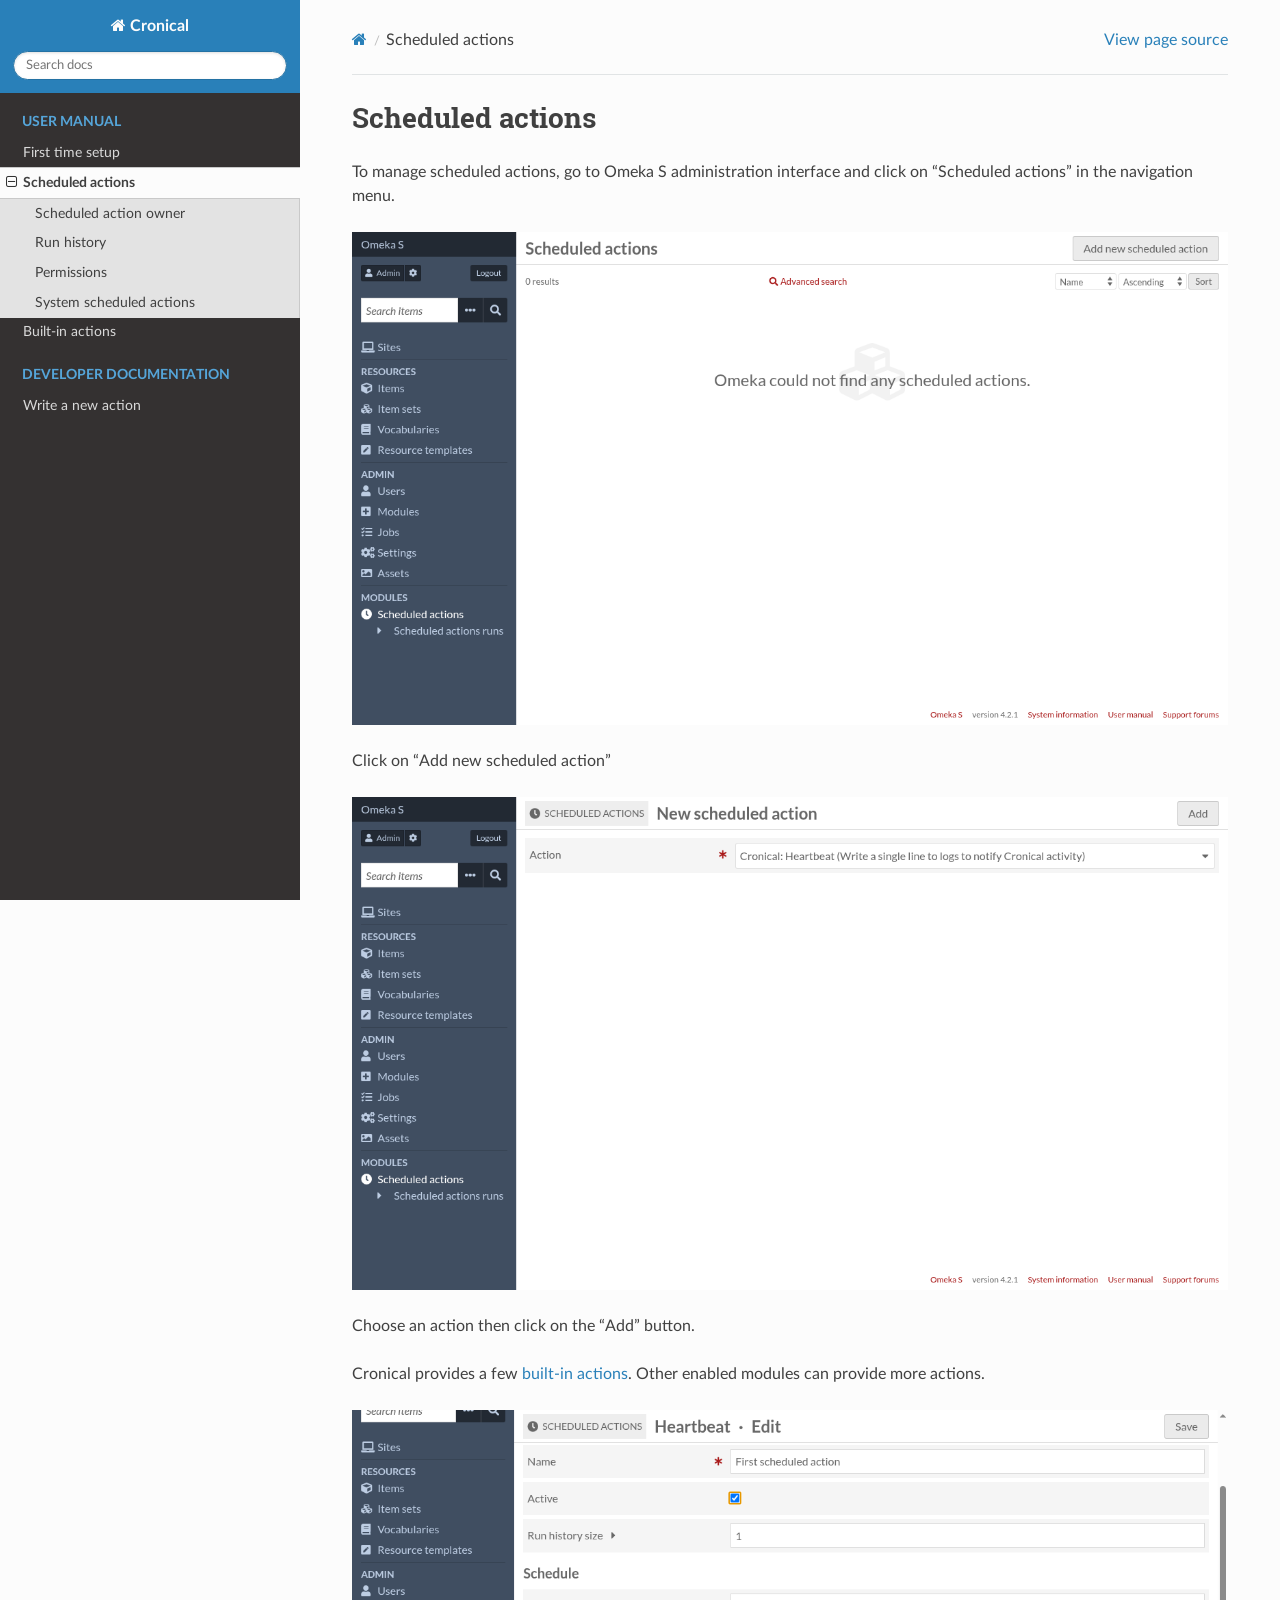
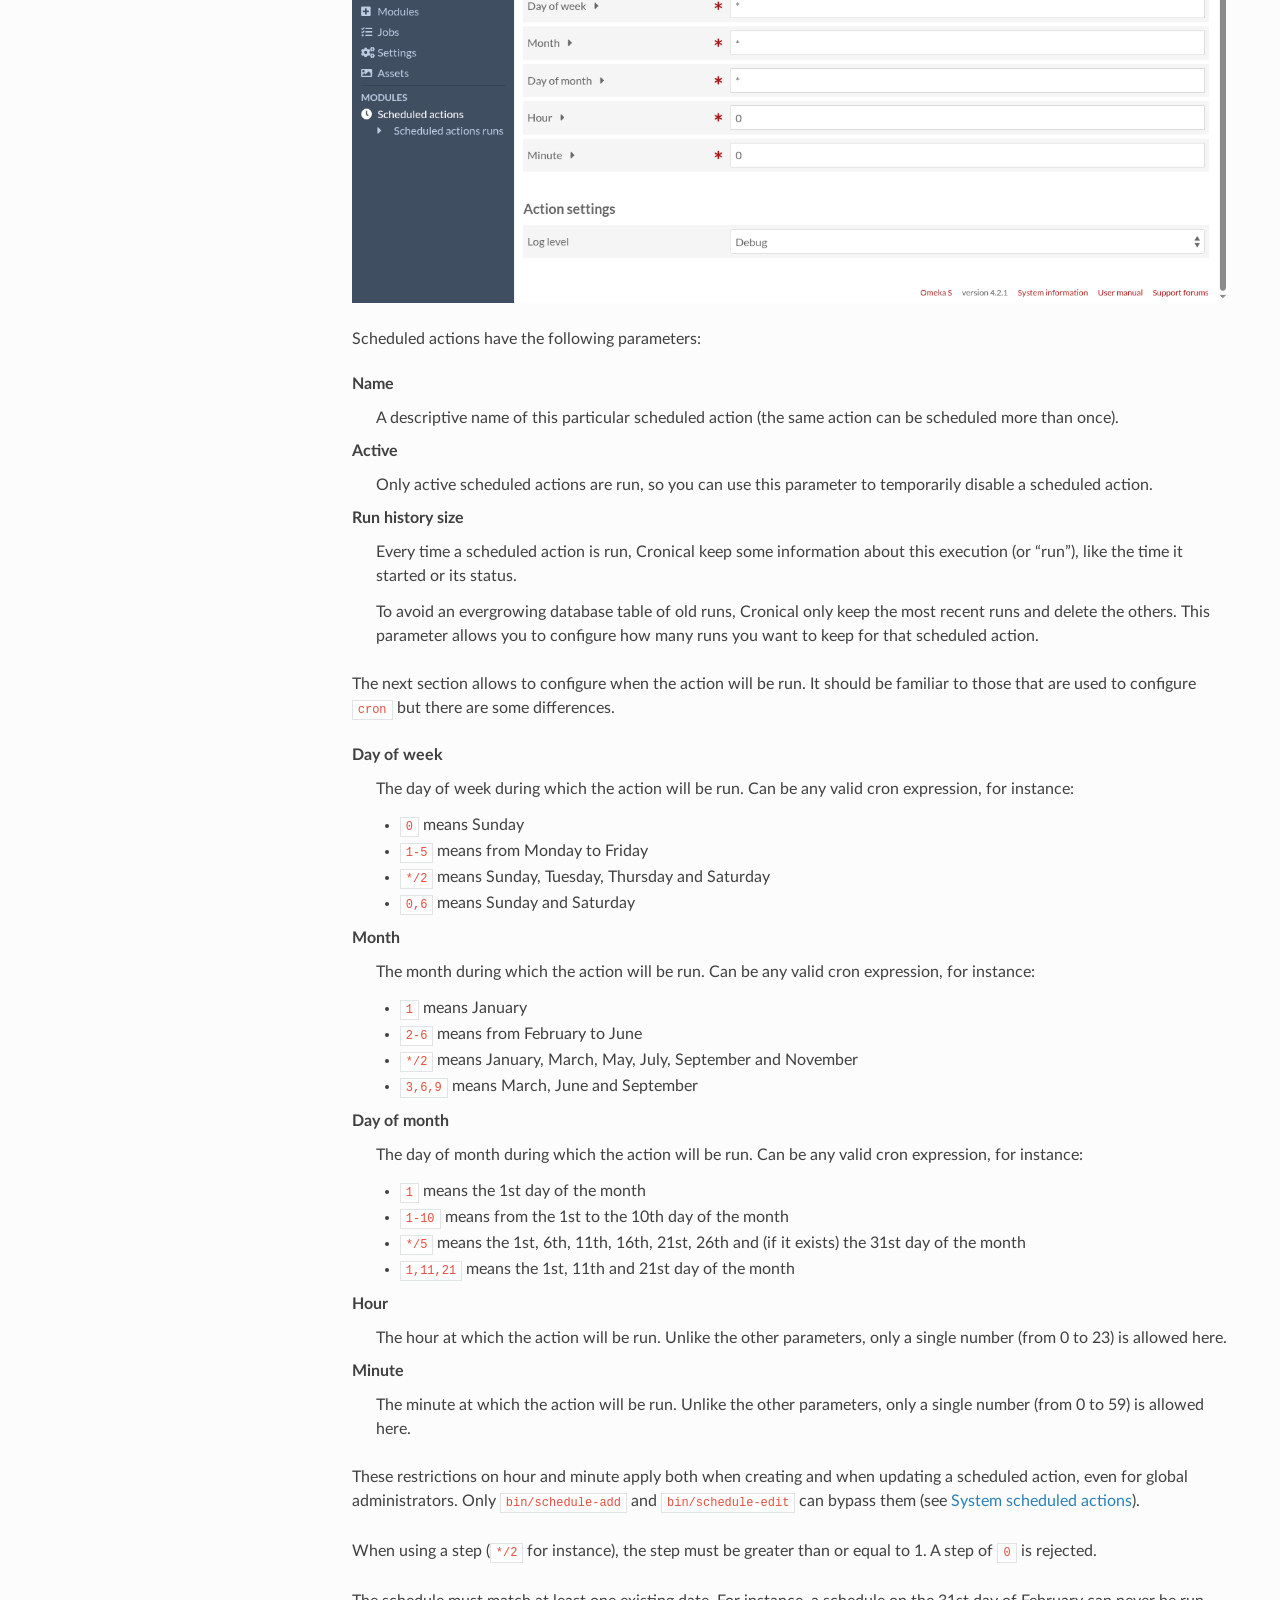
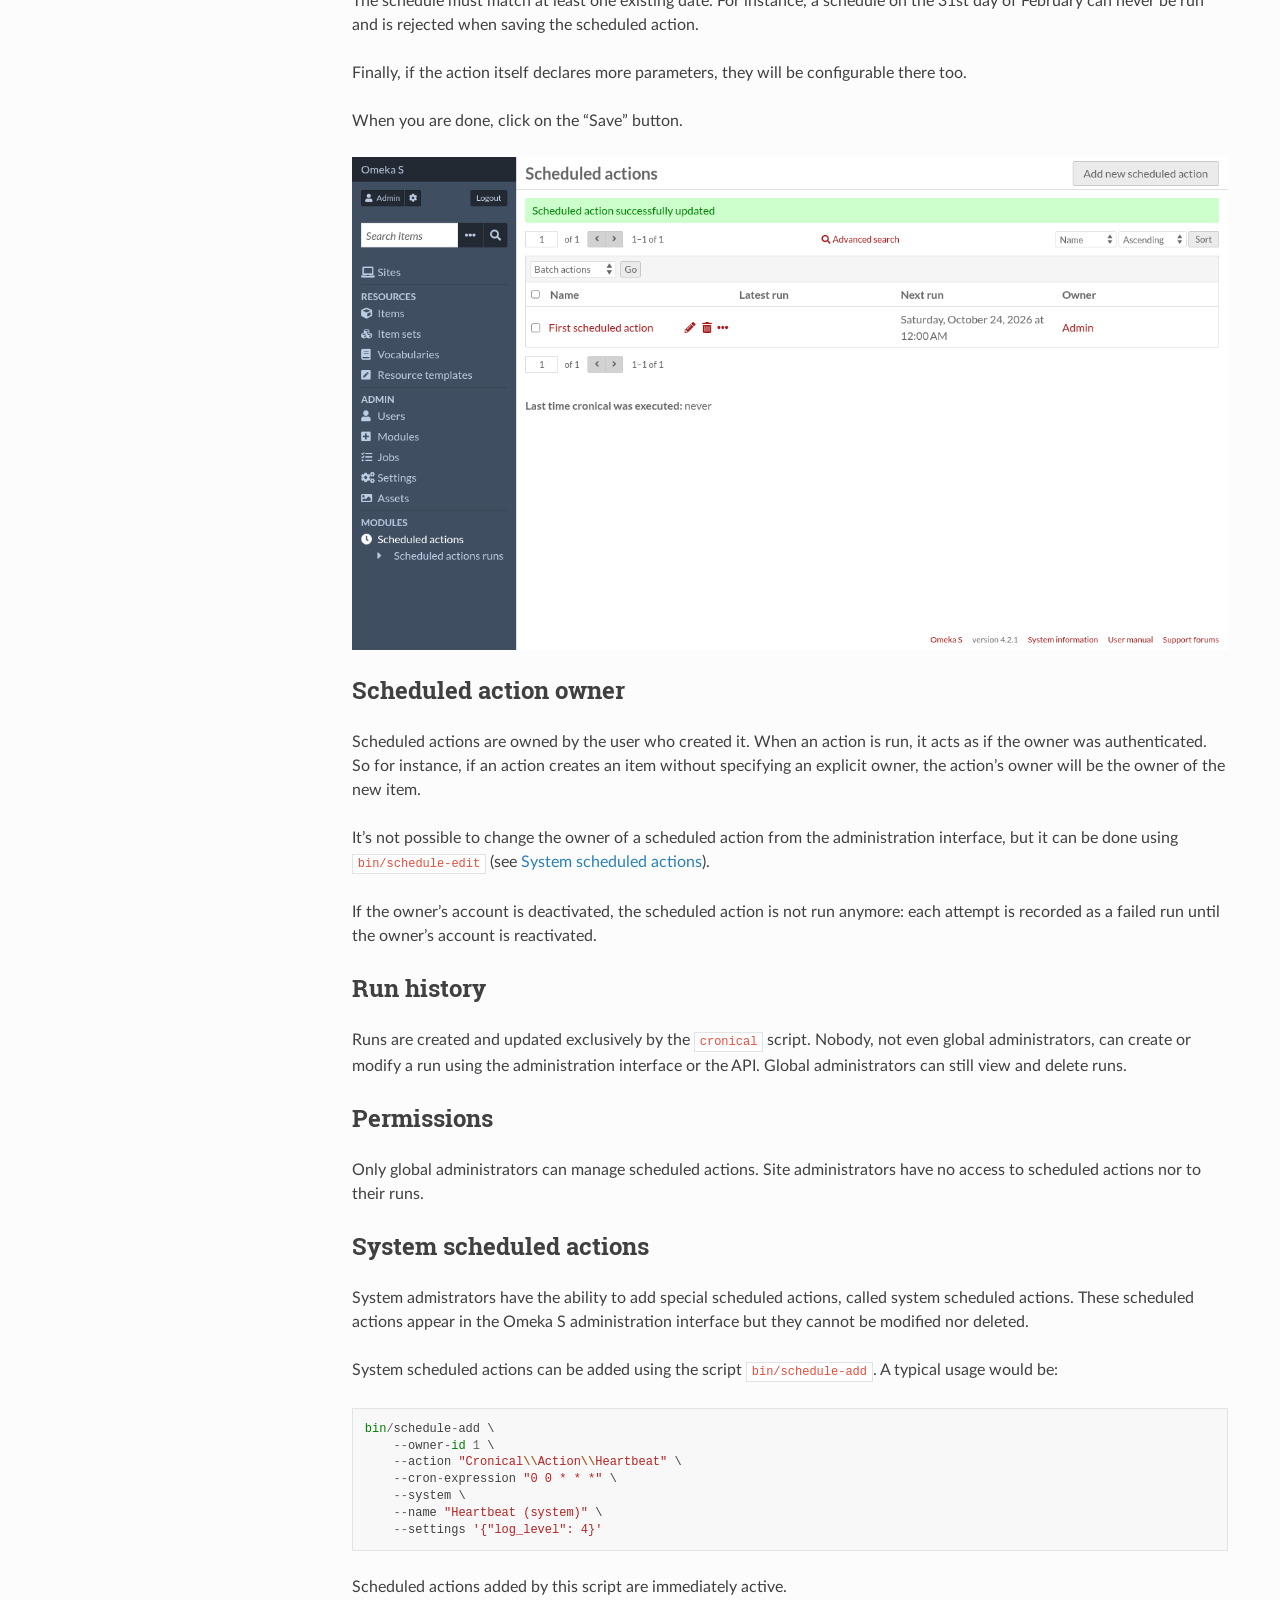
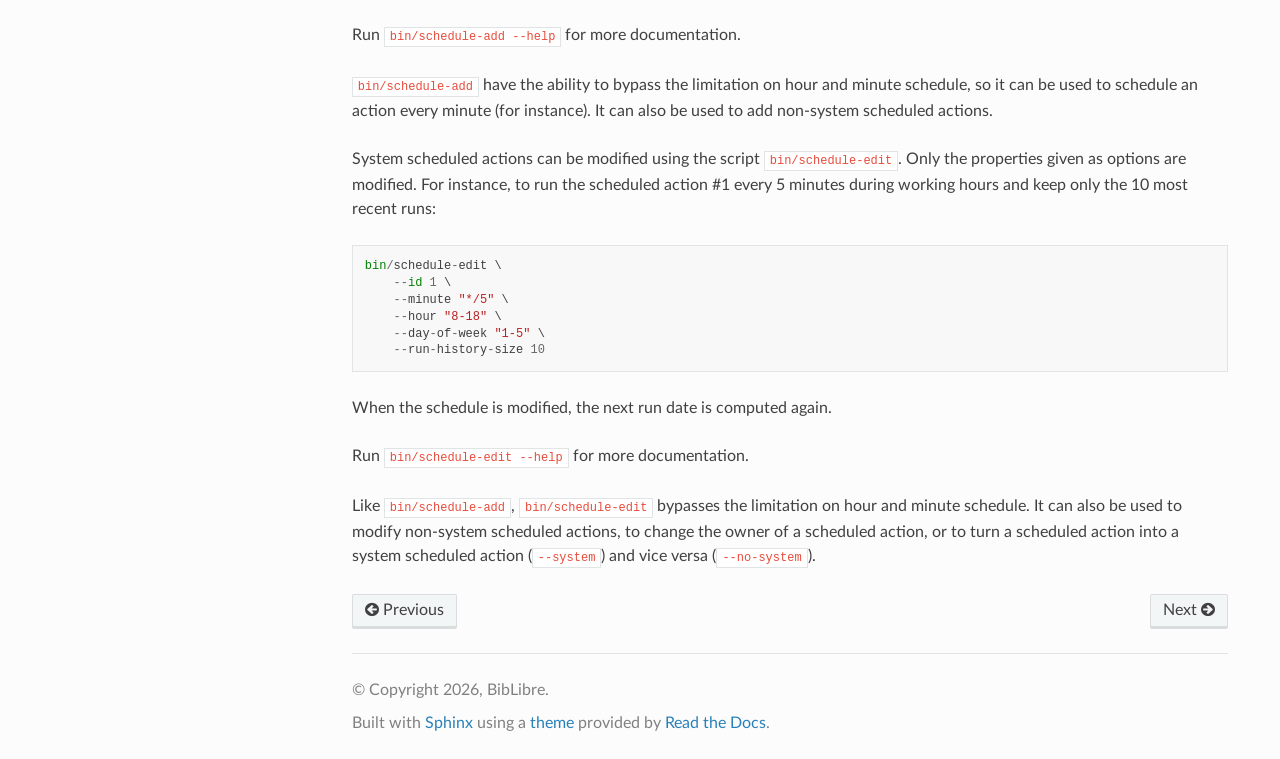
<file: en/scheduled-actions.html>
<!DOCTYPE html>
<html class="writer-html5" lang="en" data-content_root="./">
<head>
  <meta charset="utf-8" /><meta name="viewport" content="width=device-width, initial-scale=1" />

  <meta name="viewport" content="width=device-width, initial-scale=1.0" />
  <title>Scheduled actions &mdash; Cronical  documentation</title>
      <link rel="stylesheet" type="text/css" href="_static/pygments.css?v=b86133f3" />
      <link rel="stylesheet" type="text/css" href="_static/css/theme.css?v=9edc463e" />
      <link rel="stylesheet" type="text/css" href="_static/css/custom.css?v=e9c544c0" />

  
      <script src="_static/jquery.js?v=5d32c60e"></script>
      <script src="_static/_sphinx_javascript_frameworks_compat.js?v=2cd50e6c"></script>
      <script src="_static/documentation_options.js?v=5929fcd5"></script>
      <script src="_static/doctools.js?v=fd6eb6e6"></script>
      <script src="_static/sphinx_highlight.js?v=6ffebe34"></script>
    <script src="_static/js/theme.js"></script>
    <link rel="index" title="Index" href="genindex.html" />
    <link rel="search" title="Search" href="search.html" />
    <link rel="next" title="Built-in actions" href="builtin-actions.html" />
    <link rel="prev" title="First time setup" href="first-time-setup.html" /> 
</head>

<body class="wy-body-for-nav"> 
  <div class="wy-grid-for-nav">
    <nav data-toggle="wy-nav-shift" class="wy-nav-side">
      <div class="wy-side-scroll">
        <div class="wy-side-nav-search" >

          
          
          <a href="index.html" class="icon icon-home">
            Cronical
          </a>
<div role="search">
  <form id="rtd-search-form" class="wy-form" action="search.html" method="get">
    <input type="text" name="q" placeholder="Search docs" aria-label="Search docs" />
    <input type="hidden" name="check_keywords" value="yes" />
    <input type="hidden" name="area" value="default" />
  </form>
</div>
        </div><div class="wy-menu wy-menu-vertical" data-spy="affix" role="navigation" aria-label="Navigation menu">
              <p class="caption" role="heading"><span class="caption-text">User manual</span></p>
<ul class="current">
<li class="toctree-l1"><a class="reference internal" href="first-time-setup.html">First time setup</a></li>
<li class="toctree-l1 current"><a class="current reference internal" href="#">Scheduled actions</a><ul>
<li class="toctree-l2"><a class="reference internal" href="#scheduled-action-owner">Scheduled action owner</a></li>
<li class="toctree-l2"><a class="reference internal" href="#run-history">Run history</a></li>
<li class="toctree-l2"><a class="reference internal" href="#permissions">Permissions</a></li>
<li class="toctree-l2"><a class="reference internal" href="#system-scheduled-actions">System scheduled actions</a></li>
</ul>
</li>
<li class="toctree-l1"><a class="reference internal" href="builtin-actions.html">Built-in actions</a></li>
</ul>
<p class="caption" role="heading"><span class="caption-text">Developer documentation</span></p>
<ul>
<li class="toctree-l1"><a class="reference internal" href="developer/write-new-action.html">Write a new action</a></li>
</ul>

        </div>
      </div>
    </nav>

    <section data-toggle="wy-nav-shift" class="wy-nav-content-wrap"><nav class="wy-nav-top" aria-label="Mobile navigation menu" >
          <i data-toggle="wy-nav-top" class="fa fa-bars"></i>
          <a href="index.html">Cronical</a>
      </nav>

      <div class="wy-nav-content">
        <div class="rst-content">
          <div role="navigation" aria-label="Page navigation">
  <ul class="wy-breadcrumbs">
      <li><a href="index.html" class="icon icon-home" aria-label="Home"></a></li>
      <li class="breadcrumb-item active">Scheduled actions</li>
      <li class="wy-breadcrumbs-aside">
            <a href="_sources/scheduled-actions.rst.txt" rel="nofollow"> View page source</a>
      </li>
  </ul>
  <hr/>
</div>
          <div role="main" class="document" itemscope="itemscope" itemtype="http://schema.org/Article">
           <div itemprop="articleBody">
             
  <section id="scheduled-actions">
<h1>Scheduled actions<a class="headerlink" href="#scheduled-actions" title="Link to this heading"></a></h1>
<p>To manage scheduled actions, go to Omeka S administration interface and click
on “Scheduled actions” in the navigation menu.</p>
<img alt="_images/scheduled-action-browse-empty.png" src="_images/scheduled-action-browse-empty.png" />
<p>Click on “Add new scheduled action”</p>
<img alt="_images/scheduled-action-add-form.png" src="_images/scheduled-action-add-form.png" />
<p>Choose an action then click on the “Add” button.</p>
<p>Cronical provides a few <a class="reference internal" href="builtin-actions.html"><span class="doc">built-in actions</span></a>. Other
enabled modules can provide more actions.</p>
<img alt="_images/scheduled-action-edit-form.png" src="_images/scheduled-action-edit-form.png" />
<p>Scheduled actions have the following parameters:</p>
<dl>
<dt>Name</dt><dd><p>A descriptive name of this particular scheduled action (the same action can
be scheduled more than once).</p>
</dd>
<dt>Active</dt><dd><p>Only active scheduled actions are run, so you can use this parameter
to temporarily disable a scheduled action.</p>
</dd>
<dt>Run history size</dt><dd><p>Every time a scheduled action is run, Cronical keep some information about
this execution (or “run”), like the time it started or its status.</p>
<p>To avoid an evergrowing database table of old runs, Cronical only keep the
most recent runs and delete the others. This parameter allows you to
configure how many runs you want to keep for that scheduled action.</p>
</dd>
</dl>
<p>The next section allows to configure when the action will be run. It should be
familiar to those that are used to configure <code class="docutils literal notranslate"><span class="pre">cron</span></code> but there are some differences.</p>
<dl class="simple">
<dt>Day of week</dt><dd><p>The day of week during which the action will be run. Can be any valid cron
expression, for instance:</p>
<ul class="simple">
<li><p><code class="docutils literal notranslate"><span class="pre">0</span></code> means Sunday</p></li>
<li><p><code class="docutils literal notranslate"><span class="pre">1-5</span></code> means from Monday to Friday</p></li>
<li><p><code class="docutils literal notranslate"><span class="pre">*/2</span></code> means Sunday, Tuesday, Thursday and Saturday</p></li>
<li><p><code class="docutils literal notranslate"><span class="pre">0,6</span></code> means Sunday and Saturday</p></li>
</ul>
</dd>
<dt>Month</dt><dd><p>The month during which the action will be run. Can be any valid cron
expression, for instance:</p>
<ul class="simple">
<li><p><code class="docutils literal notranslate"><span class="pre">1</span></code> means January</p></li>
<li><p><code class="docutils literal notranslate"><span class="pre">2-6</span></code> means from February to June</p></li>
<li><p><code class="docutils literal notranslate"><span class="pre">*/2</span></code> means January, March, May, July, September and November</p></li>
<li><p><code class="docutils literal notranslate"><span class="pre">3,6,9</span></code> means March, June and September</p></li>
</ul>
</dd>
<dt>Day of month</dt><dd><p>The day of month during which the action will be run. Can be any valid cron
expression, for instance:</p>
<ul class="simple">
<li><p><code class="docutils literal notranslate"><span class="pre">1</span></code> means the 1st day of the month</p></li>
<li><p><code class="docutils literal notranslate"><span class="pre">1-10</span></code> means from the 1st to the 10th day of the month</p></li>
<li><p><code class="docutils literal notranslate"><span class="pre">*/5</span></code> means the 1st, 6th, 11th, 16th, 21st, 26th and (if it exists) the 31st day of the month</p></li>
<li><p><code class="docutils literal notranslate"><span class="pre">1,11,21</span></code> means the 1st, 11th and 21st day of the month</p></li>
</ul>
</dd>
<dt>Hour</dt><dd><p>The hour at which the action will be run. Unlike the other parameters, only
a single number (from 0 to 23) is allowed here.</p>
</dd>
<dt>Minute</dt><dd><p>The minute at which the action will be run. Unlike the other parameters,
only a single number (from 0 to 59) is allowed here.</p>
</dd>
</dl>
<p>These restrictions on hour and minute apply both when creating and when
updating a scheduled action, even for global administrators. Only
<code class="docutils literal notranslate"><span class="pre">bin/schedule-add</span></code> and <code class="docutils literal notranslate"><span class="pre">bin/schedule-edit</span></code> can bypass them (see
<a class="reference internal" href="#system-scheduled-actions"><span class="std std-ref">System scheduled actions</span></a>).</p>
<p>When using a step (<code class="docutils literal notranslate"><span class="pre">*/2</span></code> for instance), the step must be greater than or
equal to 1. A step of <code class="docutils literal notranslate"><span class="pre">0</span></code> is rejected.</p>
<p>The schedule must match at least one existing date. For instance, a schedule
on the 31st day of February can never be run and is rejected when saving the
scheduled action.</p>
<p>Finally, if the action itself declares more parameters, they will be configurable there too.</p>
<p>When you are done, click on the “Save” button.</p>
<img alt="_images/scheduled-action-browse.png" src="_images/scheduled-action-browse.png" />
<section id="scheduled-action-owner">
<h2>Scheduled action owner<a class="headerlink" href="#scheduled-action-owner" title="Link to this heading"></a></h2>
<p>Scheduled actions are owned by the user who created it. When an action is run,
it acts as if the owner was authenticated. So for instance, if an action
creates an item without specifying an explicit owner, the action’s owner will
be the owner of the new item.</p>
<p>It’s not possible to change the owner of a scheduled action from the
administration interface, but it can be done using <code class="docutils literal notranslate"><span class="pre">bin/schedule-edit</span></code> (see
<a class="reference internal" href="#system-scheduled-actions"><span class="std std-ref">System scheduled actions</span></a>).</p>
<p>If the owner’s account is deactivated, the scheduled action is not run
anymore: each attempt is recorded as a failed run until the owner’s account is
reactivated.</p>
</section>
<section id="run-history">
<h2>Run history<a class="headerlink" href="#run-history" title="Link to this heading"></a></h2>
<p>Runs are created and updated exclusively by the <code class="docutils literal notranslate"><span class="pre">cronical</span></code> script. Nobody,
not even global administrators, can create or modify a run using the
administration interface or the API. Global administrators can still view and
delete runs.</p>
</section>
<section id="permissions">
<h2>Permissions<a class="headerlink" href="#permissions" title="Link to this heading"></a></h2>
<p>Only global administrators can manage scheduled actions. Site administrators
have no access to scheduled actions nor to their runs.</p>
</section>
<section id="system-scheduled-actions">
<span id="id1"></span><h2>System scheduled actions<a class="headerlink" href="#system-scheduled-actions" title="Link to this heading"></a></h2>
<p>System admistrators have the ability to add special scheduled actions, called
system scheduled actions. These scheduled actions appear in the Omeka S
administration interface but they cannot be modified nor deleted.</p>
<p>System scheduled actions can be added using the script <code class="docutils literal notranslate"><span class="pre">bin/schedule-add</span></code>. A typical usage would be:</p>
<div class="highlight-default notranslate"><div class="highlight"><pre><span></span><span class="nb">bin</span><span class="o">/</span><span class="n">schedule</span><span class="o">-</span><span class="n">add</span> \
    <span class="o">--</span><span class="n">owner</span><span class="o">-</span><span class="nb">id</span> <span class="mi">1</span> \
    <span class="o">--</span><span class="n">action</span> <span class="s2">&quot;Cronical</span><span class="se">\\</span><span class="s2">Action</span><span class="se">\\</span><span class="s2">Heartbeat&quot;</span> \
    <span class="o">--</span><span class="n">cron</span><span class="o">-</span><span class="n">expression</span> <span class="s2">&quot;0 0 * * *&quot;</span> \
    <span class="o">--</span><span class="n">system</span> \
    <span class="o">--</span><span class="n">name</span> <span class="s2">&quot;Heartbeat (system)&quot;</span> \
    <span class="o">--</span><span class="n">settings</span> <span class="s1">&#39;{&quot;log_level&quot;: 4}&#39;</span>
</pre></div>
</div>
<p>Scheduled actions added by this script are immediately active.</p>
<p>Run <code class="docutils literal notranslate"><span class="pre">bin/schedule-add</span> <span class="pre">--help</span></code> for more documentation.</p>
<p><code class="docutils literal notranslate"><span class="pre">bin/schedule-add</span></code> have the ability to bypass the limitation on hour and
minute schedule, so it can be used to schedule an action every minute (for
instance). It can also be used to add non-system scheduled actions.</p>
<p>System scheduled actions can be modified using the script
<code class="docutils literal notranslate"><span class="pre">bin/schedule-edit</span></code>. Only the properties given as options are modified. For
instance, to run the scheduled action #1 every 5 minutes during working hours
and keep only the 10 most recent runs:</p>
<div class="highlight-default notranslate"><div class="highlight"><pre><span></span><span class="nb">bin</span><span class="o">/</span><span class="n">schedule</span><span class="o">-</span><span class="n">edit</span> \
    <span class="o">--</span><span class="nb">id</span> <span class="mi">1</span> \
    <span class="o">--</span><span class="n">minute</span> <span class="s2">&quot;*/5&quot;</span> \
    <span class="o">--</span><span class="n">hour</span> <span class="s2">&quot;8-18&quot;</span> \
    <span class="o">--</span><span class="n">day</span><span class="o">-</span><span class="n">of</span><span class="o">-</span><span class="n">week</span> <span class="s2">&quot;1-5&quot;</span> \
    <span class="o">--</span><span class="n">run</span><span class="o">-</span><span class="n">history</span><span class="o">-</span><span class="n">size</span> <span class="mi">10</span>
</pre></div>
</div>
<p>When the schedule is modified, the next run date is computed again.</p>
<p>Run <code class="docutils literal notranslate"><span class="pre">bin/schedule-edit</span> <span class="pre">--help</span></code> for more documentation.</p>
<p>Like <code class="docutils literal notranslate"><span class="pre">bin/schedule-add</span></code>, <code class="docutils literal notranslate"><span class="pre">bin/schedule-edit</span></code> bypasses the limitation on
hour and minute schedule. It can also be used to modify non-system scheduled
actions, to change the owner of a scheduled action, or to turn a scheduled
action into a system scheduled action (<code class="docutils literal notranslate"><span class="pre">--system</span></code>) and vice versa
(<code class="docutils literal notranslate"><span class="pre">--no-system</span></code>).</p>
</section>
</section>


           </div>
          </div>
          <footer><div class="rst-footer-buttons" role="navigation" aria-label="Footer">
        <a href="first-time-setup.html" class="btn btn-neutral float-left" title="First time setup" accesskey="p" rel="prev"><span class="fa fa-arrow-circle-left" aria-hidden="true"></span> Previous</a>
        <a href="builtin-actions.html" class="btn btn-neutral float-right" title="Built-in actions" accesskey="n" rel="next">Next <span class="fa fa-arrow-circle-right" aria-hidden="true"></span></a>
    </div>

  <hr/>

  <div role="contentinfo">
    <p>&#169; Copyright 2026, BibLibre.</p>
  </div>

  Built with <a href="https://www.sphinx-doc.org/">Sphinx</a> using a
    <a href="https://github.com/readthedocs/sphinx_rtd_theme">theme</a>
    provided by <a href="https://readthedocs.org">Read the Docs</a>.
   

</footer>
        </div>
      </div>
    </section>
  </div>
  <script>
      jQuery(function () {
          SphinxRtdTheme.Navigation.enable(true);
      });
  </script> 

</body>
</html>
</file>
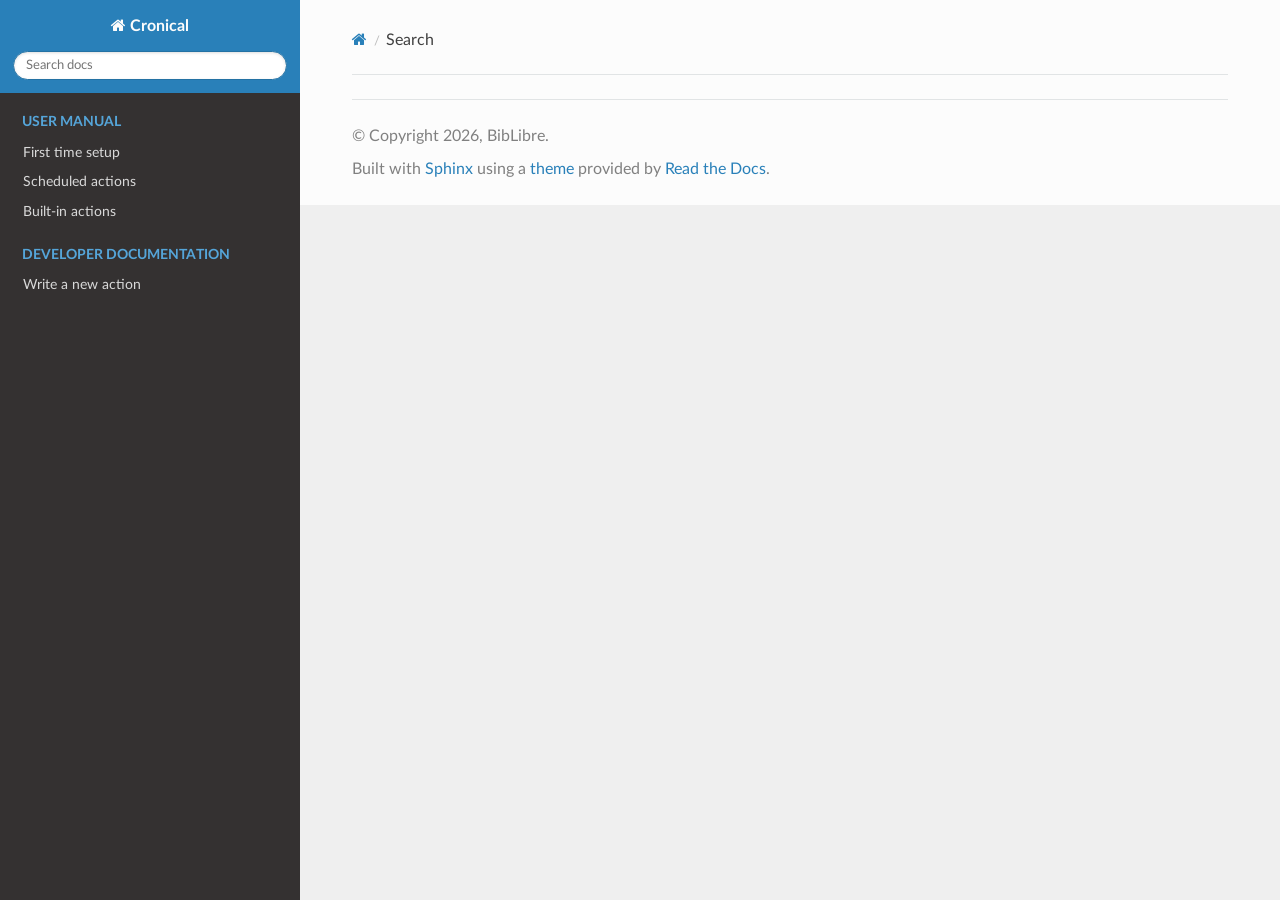
<file: en/search.html>
<!DOCTYPE html>
<html class="writer-html5" lang="en" data-content_root="./">
<head>
  <meta charset="utf-8" />
  <meta name="viewport" content="width=device-width, initial-scale=1.0" />
  <title>Search &mdash; Cronical  documentation</title>
      <link rel="stylesheet" type="text/css" href="_static/pygments.css?v=b86133f3" />
      <link rel="stylesheet" type="text/css" href="_static/css/theme.css?v=9edc463e" />
      <link rel="stylesheet" type="text/css" href="_static/css/custom.css?v=e9c544c0" />

  
    
      <script src="_static/jquery.js?v=5d32c60e"></script>
      <script src="_static/_sphinx_javascript_frameworks_compat.js?v=2cd50e6c"></script>
      <script src="_static/documentation_options.js?v=5929fcd5"></script>
      <script src="_static/doctools.js?v=fd6eb6e6"></script>
      <script src="_static/sphinx_highlight.js?v=6ffebe34"></script>
    <script src="_static/js/theme.js"></script>
    <script src="_static/searchtools.js"></script>
    <script src="_static/language_data.js"></script>
    <link rel="index" title="Index" href="genindex.html" />
    <link rel="search" title="Search" href="#" /> 
</head>

<body class="wy-body-for-nav"> 
  <div class="wy-grid-for-nav">
    <nav data-toggle="wy-nav-shift" class="wy-nav-side">
      <div class="wy-side-scroll">
        <div class="wy-side-nav-search" >

          
          
          <a href="index.html" class="icon icon-home">
            Cronical
          </a>
<div role="search">
  <form id="rtd-search-form" class="wy-form" action="#" method="get">
    <input type="text" name="q" placeholder="Search docs" aria-label="Search docs" />
    <input type="hidden" name="check_keywords" value="yes" />
    <input type="hidden" name="area" value="default" />
  </form>
</div>
        </div><div class="wy-menu wy-menu-vertical" data-spy="affix" role="navigation" aria-label="Navigation menu">
              <p class="caption" role="heading"><span class="caption-text">User manual</span></p>
<ul>
<li class="toctree-l1"><a class="reference internal" href="first-time-setup.html">First time setup</a></li>
<li class="toctree-l1"><a class="reference internal" href="scheduled-actions.html">Scheduled actions</a></li>
<li class="toctree-l1"><a class="reference internal" href="builtin-actions.html">Built-in actions</a></li>
</ul>
<p class="caption" role="heading"><span class="caption-text">Developer documentation</span></p>
<ul>
<li class="toctree-l1"><a class="reference internal" href="developer/write-new-action.html">Write a new action</a></li>
</ul>

        </div>
      </div>
    </nav>

    <section data-toggle="wy-nav-shift" class="wy-nav-content-wrap"><nav class="wy-nav-top" aria-label="Mobile navigation menu" >
          <i data-toggle="wy-nav-top" class="fa fa-bars"></i>
          <a href="index.html">Cronical</a>
      </nav>

      <div class="wy-nav-content">
        <div class="rst-content">
          <div role="navigation" aria-label="Page navigation">
  <ul class="wy-breadcrumbs">
      <li><a href="index.html" class="icon icon-home" aria-label="Home"></a></li>
      <li class="breadcrumb-item active">Search</li>
      <li class="wy-breadcrumbs-aside">
      </li>
  </ul>
  <hr/>
</div>
          <div role="main" class="document" itemscope="itemscope" itemtype="http://schema.org/Article">
           <div itemprop="articleBody">
             
  <noscript>
  <div id="fallback" class="admonition warning">
    <p class="last">
      Please activate JavaScript to enable the search functionality.
    </p>
  </div>
  </noscript>

  
  <div id="search-results">
  
  </div>

           </div>
          </div>
          <footer>

  <hr/>

  <div role="contentinfo">
    <p>&#169; Copyright 2026, BibLibre.</p>
  </div>

  Built with <a href="https://www.sphinx-doc.org/">Sphinx</a> using a
    <a href="https://github.com/readthedocs/sphinx_rtd_theme">theme</a>
    provided by <a href="https://readthedocs.org">Read the Docs</a>.
   

</footer>
        </div>
      </div>
    </section>
  </div>
  <script>
      jQuery(function () {
          SphinxRtdTheme.Navigation.enable(true);
      });
  </script>
  <script>
    jQuery(function() { Search.loadIndex("searchindex.js"); });
  </script>
  
  <script id="searchindexloader"></script>
   


</body>
</html>
</file>
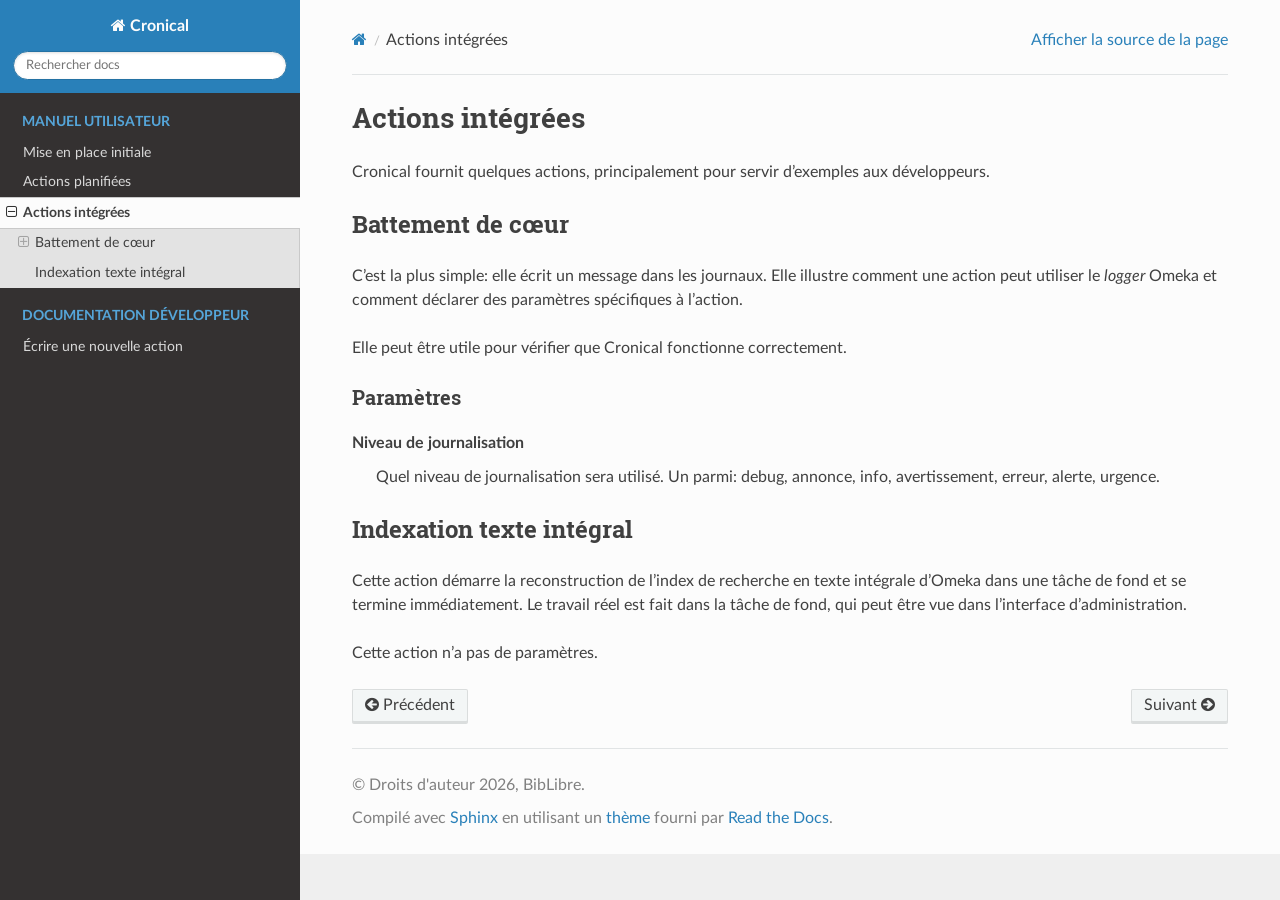
<file: fr/builtin-actions.html>
<!DOCTYPE html>
<html class="writer-html5" lang="fr" data-content_root="./">
<head>
  <meta charset="utf-8" /><meta name="viewport" content="width=device-width, initial-scale=1" />

  <meta name="viewport" content="width=device-width, initial-scale=1.0" />
  <title>Actions intégrées &mdash; Documentation Cronical </title>
      <link rel="stylesheet" type="text/css" href="_static/pygments.css?v=b86133f3" />
      <link rel="stylesheet" type="text/css" href="_static/css/theme.css?v=9edc463e" />
      <link rel="stylesheet" type="text/css" href="_static/css/custom.css?v=e9c544c0" />

  
      <script src="_static/jquery.js?v=5d32c60e"></script>
      <script src="_static/_sphinx_javascript_frameworks_compat.js?v=2cd50e6c"></script>
      <script src="_static/documentation_options.js?v=d1a510d7"></script>
      <script src="_static/doctools.js?v=fd6eb6e6"></script>
      <script src="_static/sphinx_highlight.js?v=6ffebe34"></script>
      <script src="_static/translations.js?v=e6b791cb"></script>
    <script src="_static/js/theme.js"></script>
    <link rel="index" title="Index" href="genindex.html" />
    <link rel="search" title="Recherche" href="search.html" />
    <link rel="next" title="Écrire une nouvelle action" href="developer/write-new-action.html" />
    <link rel="prev" title="Actions planifiées" href="scheduled-actions.html" /> 
</head>

<body class="wy-body-for-nav"> 
  <div class="wy-grid-for-nav">
    <nav data-toggle="wy-nav-shift" class="wy-nav-side">
      <div class="wy-side-scroll">
        <div class="wy-side-nav-search" >

          
          
          <a href="index.html" class="icon icon-home">
            Cronical
          </a>
<div role="search">
  <form id="rtd-search-form" class="wy-form" action="search.html" method="get">
    <input type="text" name="q" placeholder="Rechercher docs" aria-label="Rechercher docs" />
    <input type="hidden" name="check_keywords" value="yes" />
    <input type="hidden" name="area" value="default" />
  </form>
</div>
        </div><div class="wy-menu wy-menu-vertical" data-spy="affix" role="navigation" aria-label="Navigation menu">
              <p class="caption" role="heading"><span class="caption-text">Manuel utilisateur</span></p>
<ul class="current">
<li class="toctree-l1"><a class="reference internal" href="first-time-setup.html">Mise en place initiale</a></li>
<li class="toctree-l1"><a class="reference internal" href="scheduled-actions.html">Actions planifiées</a></li>
<li class="toctree-l1 current"><a class="current reference internal" href="#">Actions intégrées</a><ul>
<li class="toctree-l2"><a class="reference internal" href="#heartbeat">Battement de cœur</a><ul>
<li class="toctree-l3"><a class="reference internal" href="#parameters">Paramètres</a></li>
</ul>
</li>
<li class="toctree-l2"><a class="reference internal" href="#index-full-text">Indexation texte intégral</a></li>
</ul>
</li>
</ul>
<p class="caption" role="heading"><span class="caption-text">Documentation développeur</span></p>
<ul>
<li class="toctree-l1"><a class="reference internal" href="developer/write-new-action.html">Écrire une nouvelle action</a></li>
</ul>

        </div>
      </div>
    </nav>

    <section data-toggle="wy-nav-shift" class="wy-nav-content-wrap"><nav class="wy-nav-top" aria-label="Mobile navigation menu" >
          <i data-toggle="wy-nav-top" class="fa fa-bars"></i>
          <a href="index.html">Cronical</a>
      </nav>

      <div class="wy-nav-content">
        <div class="rst-content">
          <div role="navigation" aria-label="Page navigation">
  <ul class="wy-breadcrumbs">
      <li><a href="index.html" class="icon icon-home" aria-label="Home"></a></li>
      <li class="breadcrumb-item active">Actions intégrées</li>
      <li class="wy-breadcrumbs-aside">
            <a href="_sources/builtin-actions.rst.txt" rel="nofollow"> Afficher la source de la page</a>
      </li>
  </ul>
  <hr/>
</div>
          <div role="main" class="document" itemscope="itemscope" itemtype="http://schema.org/Article">
           <div itemprop="articleBody">
             
  <section id="built-in-actions">
<h1>Actions intégrées<a class="headerlink" href="#built-in-actions" title="Lien vers cette rubrique"></a></h1>
<p>Cronical fournit quelques actions, principalement pour servir d’exemples aux développeurs.</p>
<section id="heartbeat">
<h2>Battement de cœur<a class="headerlink" href="#heartbeat" title="Lien vers cette rubrique"></a></h2>
<p>C’est la plus simple: elle écrit un message dans les journaux. Elle illustre comment une action peut utiliser le <em>logger</em> Omeka et comment déclarer des paramètres spécifiques à l’action.</p>
<p>Elle peut être utile pour vérifier que Cronical fonctionne correctement.</p>
<section id="parameters">
<h3>Paramètres<a class="headerlink" href="#parameters" title="Lien vers cette rubrique"></a></h3>
<dl class="simple">
<dt>Niveau de journalisation</dt><dd><p>Quel niveau de journalisation sera utilisé. Un parmi: debug, annonce, info, avertissement, erreur, alerte, urgence.</p>
</dd>
</dl>
</section>
</section>
<section id="index-full-text">
<h2>Indexation texte intégral<a class="headerlink" href="#index-full-text" title="Lien vers cette rubrique"></a></h2>
<p>Cette action démarre la reconstruction de l’index de recherche en texte intégrale d’Omeka dans une tâche de fond et se termine immédiatement. Le travail réel est fait dans la tâche de fond, qui peut être vue dans l’interface d’administration.</p>
<p>Cette action n’a pas de paramètres.</p>
</section>
</section>


           </div>
          </div>
          <footer><div class="rst-footer-buttons" role="navigation" aria-label="Pied de page">
        <a href="scheduled-actions.html" class="btn btn-neutral float-left" title="Actions planifiées" accesskey="p" rel="prev"><span class="fa fa-arrow-circle-left" aria-hidden="true"></span> Précédent</a>
        <a href="developer/write-new-action.html" class="btn btn-neutral float-right" title="Écrire une nouvelle action" accesskey="n" rel="next">Suivant <span class="fa fa-arrow-circle-right" aria-hidden="true"></span></a>
    </div>

  <hr/>

  <div role="contentinfo">
    <p>&#169; Droits d'auteur 2026, BibLibre.</p>
  </div>

  Compilé avec <a href="https://www.sphinx-doc.org/">Sphinx</a> en utilisant un
    <a href="https://github.com/readthedocs/sphinx_rtd_theme">thème</a>
    fourni par <a href="https://readthedocs.org">Read the Docs</a>.
   

</footer>
        </div>
      </div>
    </section>
  </div>
  <script>
      jQuery(function () {
          SphinxRtdTheme.Navigation.enable(true);
      });
  </script> 

</body>
</html>
</file>
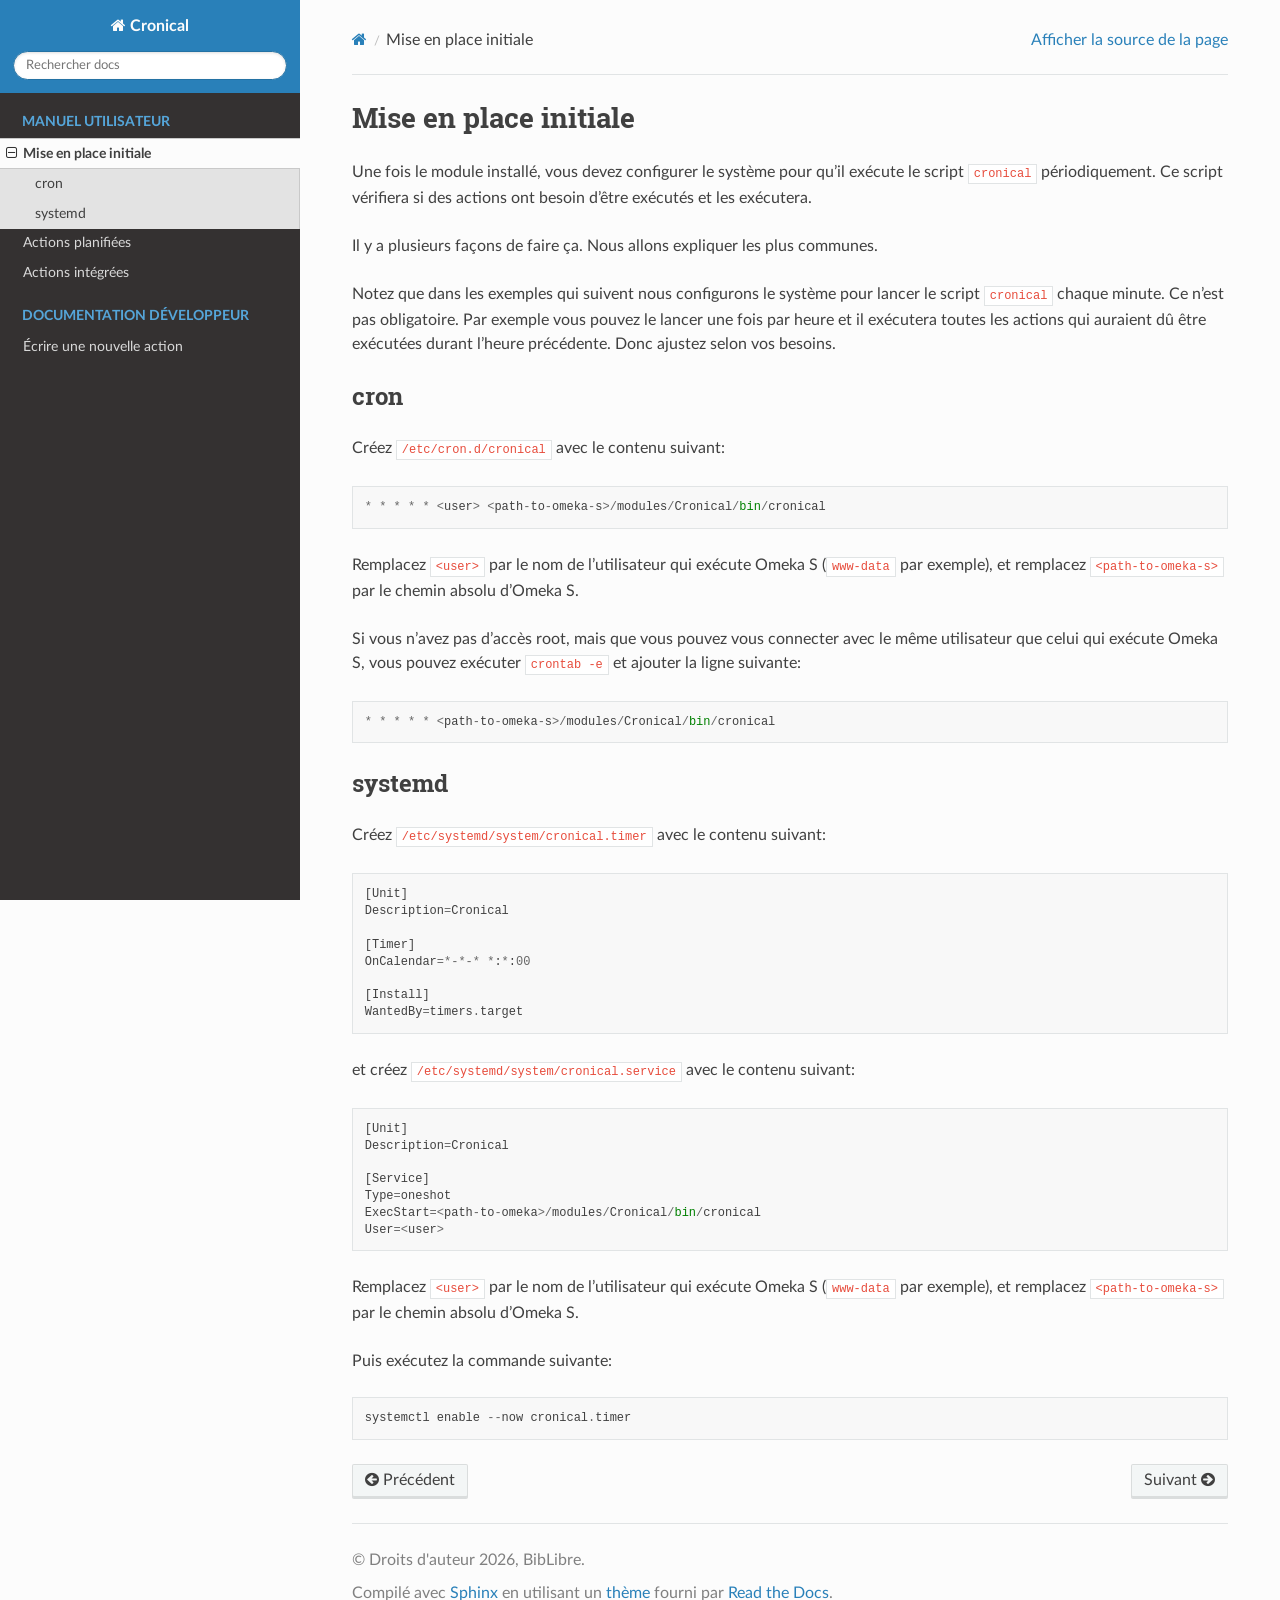
<file: fr/first-time-setup.html>
<!DOCTYPE html>
<html class="writer-html5" lang="fr" data-content_root="./">
<head>
  <meta charset="utf-8" /><meta name="viewport" content="width=device-width, initial-scale=1" />

  <meta name="viewport" content="width=device-width, initial-scale=1.0" />
  <title>Mise en place initiale &mdash; Documentation Cronical </title>
      <link rel="stylesheet" type="text/css" href="_static/pygments.css?v=b86133f3" />
      <link rel="stylesheet" type="text/css" href="_static/css/theme.css?v=9edc463e" />
      <link rel="stylesheet" type="text/css" href="_static/css/custom.css?v=e9c544c0" />

  
      <script src="_static/jquery.js?v=5d32c60e"></script>
      <script src="_static/_sphinx_javascript_frameworks_compat.js?v=2cd50e6c"></script>
      <script src="_static/documentation_options.js?v=d1a510d7"></script>
      <script src="_static/doctools.js?v=fd6eb6e6"></script>
      <script src="_static/sphinx_highlight.js?v=6ffebe34"></script>
      <script src="_static/translations.js?v=e6b791cb"></script>
    <script src="_static/js/theme.js"></script>
    <link rel="index" title="Index" href="genindex.html" />
    <link rel="search" title="Recherche" href="search.html" />
    <link rel="next" title="Actions planifiées" href="scheduled-actions.html" />
    <link rel="prev" title="Introduction" href="index.html" /> 
</head>

<body class="wy-body-for-nav"> 
  <div class="wy-grid-for-nav">
    <nav data-toggle="wy-nav-shift" class="wy-nav-side">
      <div class="wy-side-scroll">
        <div class="wy-side-nav-search" >

          
          
          <a href="index.html" class="icon icon-home">
            Cronical
          </a>
<div role="search">
  <form id="rtd-search-form" class="wy-form" action="search.html" method="get">
    <input type="text" name="q" placeholder="Rechercher docs" aria-label="Rechercher docs" />
    <input type="hidden" name="check_keywords" value="yes" />
    <input type="hidden" name="area" value="default" />
  </form>
</div>
        </div><div class="wy-menu wy-menu-vertical" data-spy="affix" role="navigation" aria-label="Navigation menu">
              <p class="caption" role="heading"><span class="caption-text">Manuel utilisateur</span></p>
<ul class="current">
<li class="toctree-l1 current"><a class="current reference internal" href="#">Mise en place initiale</a><ul>
<li class="toctree-l2"><a class="reference internal" href="#cron">cron</a></li>
<li class="toctree-l2"><a class="reference internal" href="#systemd">systemd</a></li>
</ul>
</li>
<li class="toctree-l1"><a class="reference internal" href="scheduled-actions.html">Actions planifiées</a></li>
<li class="toctree-l1"><a class="reference internal" href="builtin-actions.html">Actions intégrées</a></li>
</ul>
<p class="caption" role="heading"><span class="caption-text">Documentation développeur</span></p>
<ul>
<li class="toctree-l1"><a class="reference internal" href="developer/write-new-action.html">Écrire une nouvelle action</a></li>
</ul>

        </div>
      </div>
    </nav>

    <section data-toggle="wy-nav-shift" class="wy-nav-content-wrap"><nav class="wy-nav-top" aria-label="Mobile navigation menu" >
          <i data-toggle="wy-nav-top" class="fa fa-bars"></i>
          <a href="index.html">Cronical</a>
      </nav>

      <div class="wy-nav-content">
        <div class="rst-content">
          <div role="navigation" aria-label="Page navigation">
  <ul class="wy-breadcrumbs">
      <li><a href="index.html" class="icon icon-home" aria-label="Home"></a></li>
      <li class="breadcrumb-item active">Mise en place initiale</li>
      <li class="wy-breadcrumbs-aside">
            <a href="_sources/first-time-setup.rst.txt" rel="nofollow"> Afficher la source de la page</a>
      </li>
  </ul>
  <hr/>
</div>
          <div role="main" class="document" itemscope="itemscope" itemtype="http://schema.org/Article">
           <div itemprop="articleBody">
             
  <section id="first-time-setup">
<h1>Mise en place initiale<a class="headerlink" href="#first-time-setup" title="Lien vers cette rubrique"></a></h1>
<p>Une fois le module installé, vous devez configurer le système pour qu’il exécute le script <code class="docutils literal notranslate"><span class="pre">cronical</span></code> périodiquement. Ce script vérifiera si des actions ont besoin d’être exécutés et les exécutera.</p>
<p>Il y a plusieurs façons de faire ça. Nous allons expliquer les plus communes.</p>
<p>Notez que dans les exemples qui suivent nous configurons le système pour lancer le script <code class="docutils literal notranslate"><span class="pre">cronical</span></code> chaque minute. Ce n’est pas obligatoire.  Par exemple vous pouvez le lancer une fois par heure et il exécutera toutes les actions qui auraient dû être exécutées durant l’heure précédente. Donc ajustez selon vos besoins.</p>
<section id="cron">
<h2>cron<a class="headerlink" href="#cron" title="Lien vers cette rubrique"></a></h2>
<p>Créez <code class="docutils literal notranslate"><span class="pre">/etc/cron.d/cronical</span></code> avec le contenu suivant:</p>
<div class="highlight-default notranslate"><div class="highlight"><pre><span></span><span class="o">*</span> <span class="o">*</span> <span class="o">*</span> <span class="o">*</span> <span class="o">*</span> <span class="o">&lt;</span><span class="n">user</span><span class="o">&gt;</span> <span class="o">&lt;</span><span class="n">path</span><span class="o">-</span><span class="n">to</span><span class="o">-</span><span class="n">omeka</span><span class="o">-</span><span class="n">s</span><span class="o">&gt;/</span><span class="n">modules</span><span class="o">/</span><span class="n">Cronical</span><span class="o">/</span><span class="nb">bin</span><span class="o">/</span><span class="n">cronical</span>
</pre></div>
</div>
<p>Remplacez <code class="docutils literal notranslate"><span class="pre">&lt;user&gt;</span></code> par le nom de l’utilisateur qui exécute Omeka S (<code class="docutils literal notranslate"><span class="pre">www-data</span></code> par exemple), et remplacez <code class="docutils literal notranslate"><span class="pre">&lt;path-to-omeka-s&gt;</span></code> par le chemin absolu d’Omeka S.</p>
<p>Si vous n’avez pas d’accès root, mais que vous pouvez vous connecter avec le même utilisateur que celui qui exécute Omeka S, vous pouvez exécuter <code class="docutils literal notranslate"><span class="pre">crontab</span> <span class="pre">-e</span></code> et ajouter la ligne suivante:</p>
<div class="highlight-default notranslate"><div class="highlight"><pre><span></span><span class="o">*</span> <span class="o">*</span> <span class="o">*</span> <span class="o">*</span> <span class="o">*</span> <span class="o">&lt;</span><span class="n">path</span><span class="o">-</span><span class="n">to</span><span class="o">-</span><span class="n">omeka</span><span class="o">-</span><span class="n">s</span><span class="o">&gt;/</span><span class="n">modules</span><span class="o">/</span><span class="n">Cronical</span><span class="o">/</span><span class="nb">bin</span><span class="o">/</span><span class="n">cronical</span>
</pre></div>
</div>
</section>
<section id="systemd">
<h2>systemd<a class="headerlink" href="#systemd" title="Lien vers cette rubrique"></a></h2>
<p>Créez <code class="docutils literal notranslate"><span class="pre">/etc/systemd/system/cronical.timer</span></code> avec le contenu suivant:</p>
<div class="highlight-default notranslate"><div class="highlight"><pre><span></span><span class="p">[</span><span class="n">Unit</span><span class="p">]</span>
<span class="n">Description</span><span class="o">=</span><span class="n">Cronical</span>

<span class="p">[</span><span class="n">Timer</span><span class="p">]</span>
<span class="n">OnCalendar</span><span class="o">=*-*-*</span> <span class="o">*</span><span class="p">:</span><span class="o">*</span><span class="p">:</span><span class="mi">00</span>

<span class="p">[</span><span class="n">Install</span><span class="p">]</span>
<span class="n">WantedBy</span><span class="o">=</span><span class="n">timers</span><span class="o">.</span><span class="n">target</span>
</pre></div>
</div>
<p>et créez <code class="docutils literal notranslate"><span class="pre">/etc/systemd/system/cronical.service</span></code> avec le contenu suivant:</p>
<div class="highlight-default notranslate"><div class="highlight"><pre><span></span><span class="p">[</span><span class="n">Unit</span><span class="p">]</span>
<span class="n">Description</span><span class="o">=</span><span class="n">Cronical</span>

<span class="p">[</span><span class="n">Service</span><span class="p">]</span>
<span class="n">Type</span><span class="o">=</span><span class="n">oneshot</span>
<span class="n">ExecStart</span><span class="o">=&lt;</span><span class="n">path</span><span class="o">-</span><span class="n">to</span><span class="o">-</span><span class="n">omeka</span><span class="o">&gt;/</span><span class="n">modules</span><span class="o">/</span><span class="n">Cronical</span><span class="o">/</span><span class="nb">bin</span><span class="o">/</span><span class="n">cronical</span>
<span class="n">User</span><span class="o">=&lt;</span><span class="n">user</span><span class="o">&gt;</span>
</pre></div>
</div>
<p>Remplacez <code class="docutils literal notranslate"><span class="pre">&lt;user&gt;</span></code> par le nom de l’utilisateur qui exécute Omeka S (<code class="docutils literal notranslate"><span class="pre">www-data</span></code> par exemple), et remplacez <code class="docutils literal notranslate"><span class="pre">&lt;path-to-omeka-s&gt;</span></code> par le chemin absolu d’Omeka S.</p>
<p>Puis exécutez la commande suivante:</p>
<div class="highlight-default notranslate"><div class="highlight"><pre><span></span><span class="n">systemctl</span> <span class="n">enable</span> <span class="o">--</span><span class="n">now</span> <span class="n">cronical</span><span class="o">.</span><span class="n">timer</span>
</pre></div>
</div>
</section>
</section>


           </div>
          </div>
          <footer><div class="rst-footer-buttons" role="navigation" aria-label="Pied de page">
        <a href="index.html" class="btn btn-neutral float-left" title="Introduction" accesskey="p" rel="prev"><span class="fa fa-arrow-circle-left" aria-hidden="true"></span> Précédent</a>
        <a href="scheduled-actions.html" class="btn btn-neutral float-right" title="Actions planifiées" accesskey="n" rel="next">Suivant <span class="fa fa-arrow-circle-right" aria-hidden="true"></span></a>
    </div>

  <hr/>

  <div role="contentinfo">
    <p>&#169; Droits d'auteur 2026, BibLibre.</p>
  </div>

  Compilé avec <a href="https://www.sphinx-doc.org/">Sphinx</a> en utilisant un
    <a href="https://github.com/readthedocs/sphinx_rtd_theme">thème</a>
    fourni par <a href="https://readthedocs.org">Read the Docs</a>.
   

</footer>
        </div>
      </div>
    </section>
  </div>
  <script>
      jQuery(function () {
          SphinxRtdTheme.Navigation.enable(true);
      });
  </script> 

</body>
</html>
</file>
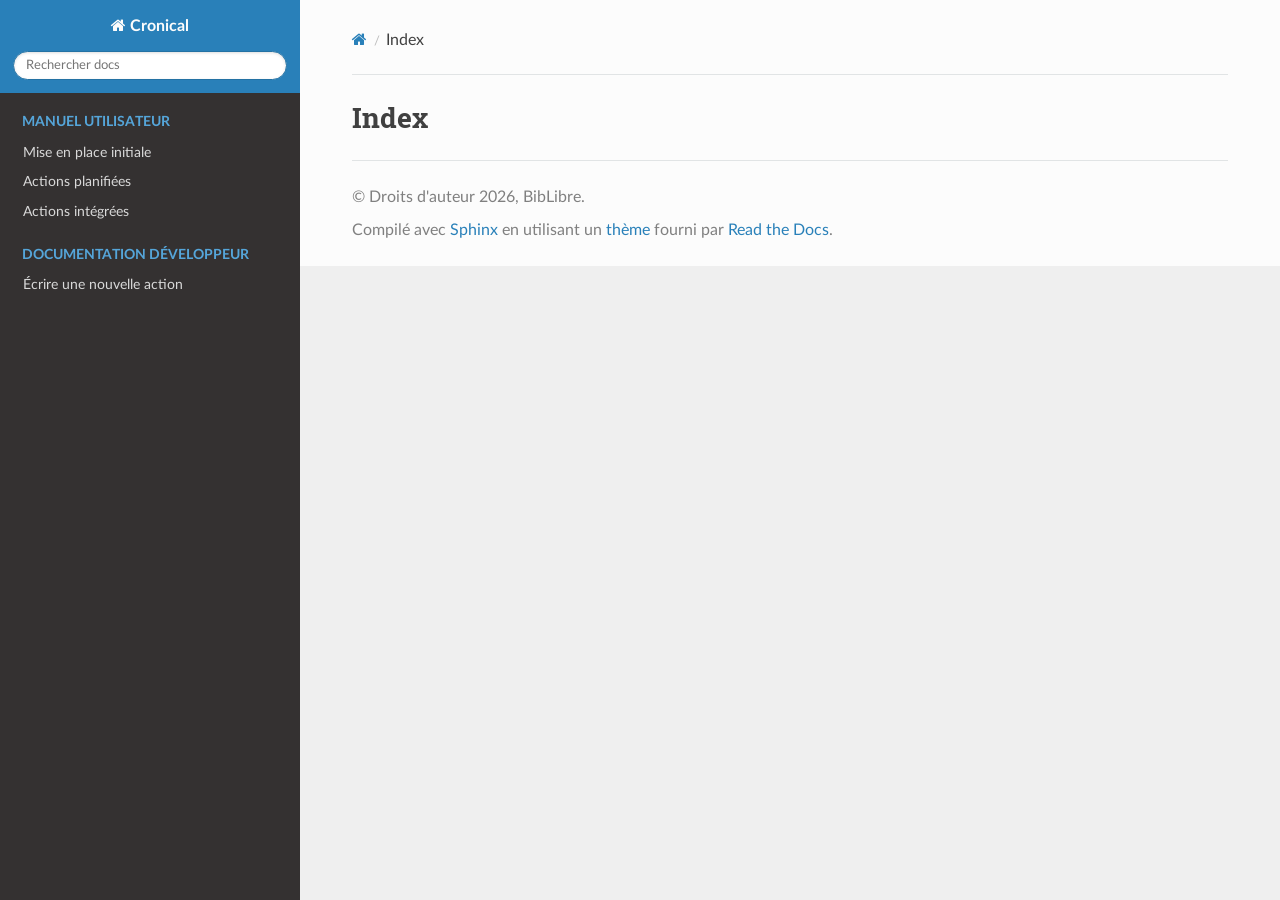
<file: fr/genindex.html>
<!DOCTYPE html>
<html class="writer-html5" lang="fr" data-content_root="./">
<head>
  <meta charset="utf-8" />
  <meta name="viewport" content="width=device-width, initial-scale=1.0" />
  <title>Index &mdash; Documentation Cronical </title>
      <link rel="stylesheet" type="text/css" href="_static/pygments.css?v=b86133f3" />
      <link rel="stylesheet" type="text/css" href="_static/css/theme.css?v=9edc463e" />
      <link rel="stylesheet" type="text/css" href="_static/css/custom.css?v=e9c544c0" />

  
      <script src="_static/jquery.js?v=5d32c60e"></script>
      <script src="_static/_sphinx_javascript_frameworks_compat.js?v=2cd50e6c"></script>
      <script src="_static/documentation_options.js?v=d1a510d7"></script>
      <script src="_static/doctools.js?v=fd6eb6e6"></script>
      <script src="_static/sphinx_highlight.js?v=6ffebe34"></script>
      <script src="_static/translations.js?v=e6b791cb"></script>
    <script src="_static/js/theme.js"></script>
    <link rel="index" title="Index" href="#" />
    <link rel="search" title="Recherche" href="search.html" /> 
</head>

<body class="wy-body-for-nav"> 
  <div class="wy-grid-for-nav">
    <nav data-toggle="wy-nav-shift" class="wy-nav-side">
      <div class="wy-side-scroll">
        <div class="wy-side-nav-search" >

          
          
          <a href="index.html" class="icon icon-home">
            Cronical
          </a>
<div role="search">
  <form id="rtd-search-form" class="wy-form" action="search.html" method="get">
    <input type="text" name="q" placeholder="Rechercher docs" aria-label="Rechercher docs" />
    <input type="hidden" name="check_keywords" value="yes" />
    <input type="hidden" name="area" value="default" />
  </form>
</div>
        </div><div class="wy-menu wy-menu-vertical" data-spy="affix" role="navigation" aria-label="Navigation menu">
              <p class="caption" role="heading"><span class="caption-text">Manuel utilisateur</span></p>
<ul>
<li class="toctree-l1"><a class="reference internal" href="first-time-setup.html">Mise en place initiale</a></li>
<li class="toctree-l1"><a class="reference internal" href="scheduled-actions.html">Actions planifiées</a></li>
<li class="toctree-l1"><a class="reference internal" href="builtin-actions.html">Actions intégrées</a></li>
</ul>
<p class="caption" role="heading"><span class="caption-text">Documentation développeur</span></p>
<ul>
<li class="toctree-l1"><a class="reference internal" href="developer/write-new-action.html">Écrire une nouvelle action</a></li>
</ul>

        </div>
      </div>
    </nav>

    <section data-toggle="wy-nav-shift" class="wy-nav-content-wrap"><nav class="wy-nav-top" aria-label="Mobile navigation menu" >
          <i data-toggle="wy-nav-top" class="fa fa-bars"></i>
          <a href="index.html">Cronical</a>
      </nav>

      <div class="wy-nav-content">
        <div class="rst-content">
          <div role="navigation" aria-label="Page navigation">
  <ul class="wy-breadcrumbs">
      <li><a href="index.html" class="icon icon-home" aria-label="Home"></a></li>
      <li class="breadcrumb-item active">Index</li>
      <li class="wy-breadcrumbs-aside">
      </li>
  </ul>
  <hr/>
</div>
          <div role="main" class="document" itemscope="itemscope" itemtype="http://schema.org/Article">
           <div itemprop="articleBody">
             

<h1 id="index">Index</h1>

<div class="genindex-jumpbox">
 
</div>


           </div>
          </div>
          <footer>

  <hr/>

  <div role="contentinfo">
    <p>&#169; Droits d'auteur 2026, BibLibre.</p>
  </div>

  Compilé avec <a href="https://www.sphinx-doc.org/">Sphinx</a> en utilisant un
    <a href="https://github.com/readthedocs/sphinx_rtd_theme">thème</a>
    fourni par <a href="https://readthedocs.org">Read the Docs</a>.
   

</footer>
        </div>
      </div>
    </section>
  </div>
  <script>
      jQuery(function () {
          SphinxRtdTheme.Navigation.enable(true);
      });
  </script> 

</body>
</html>
</file>
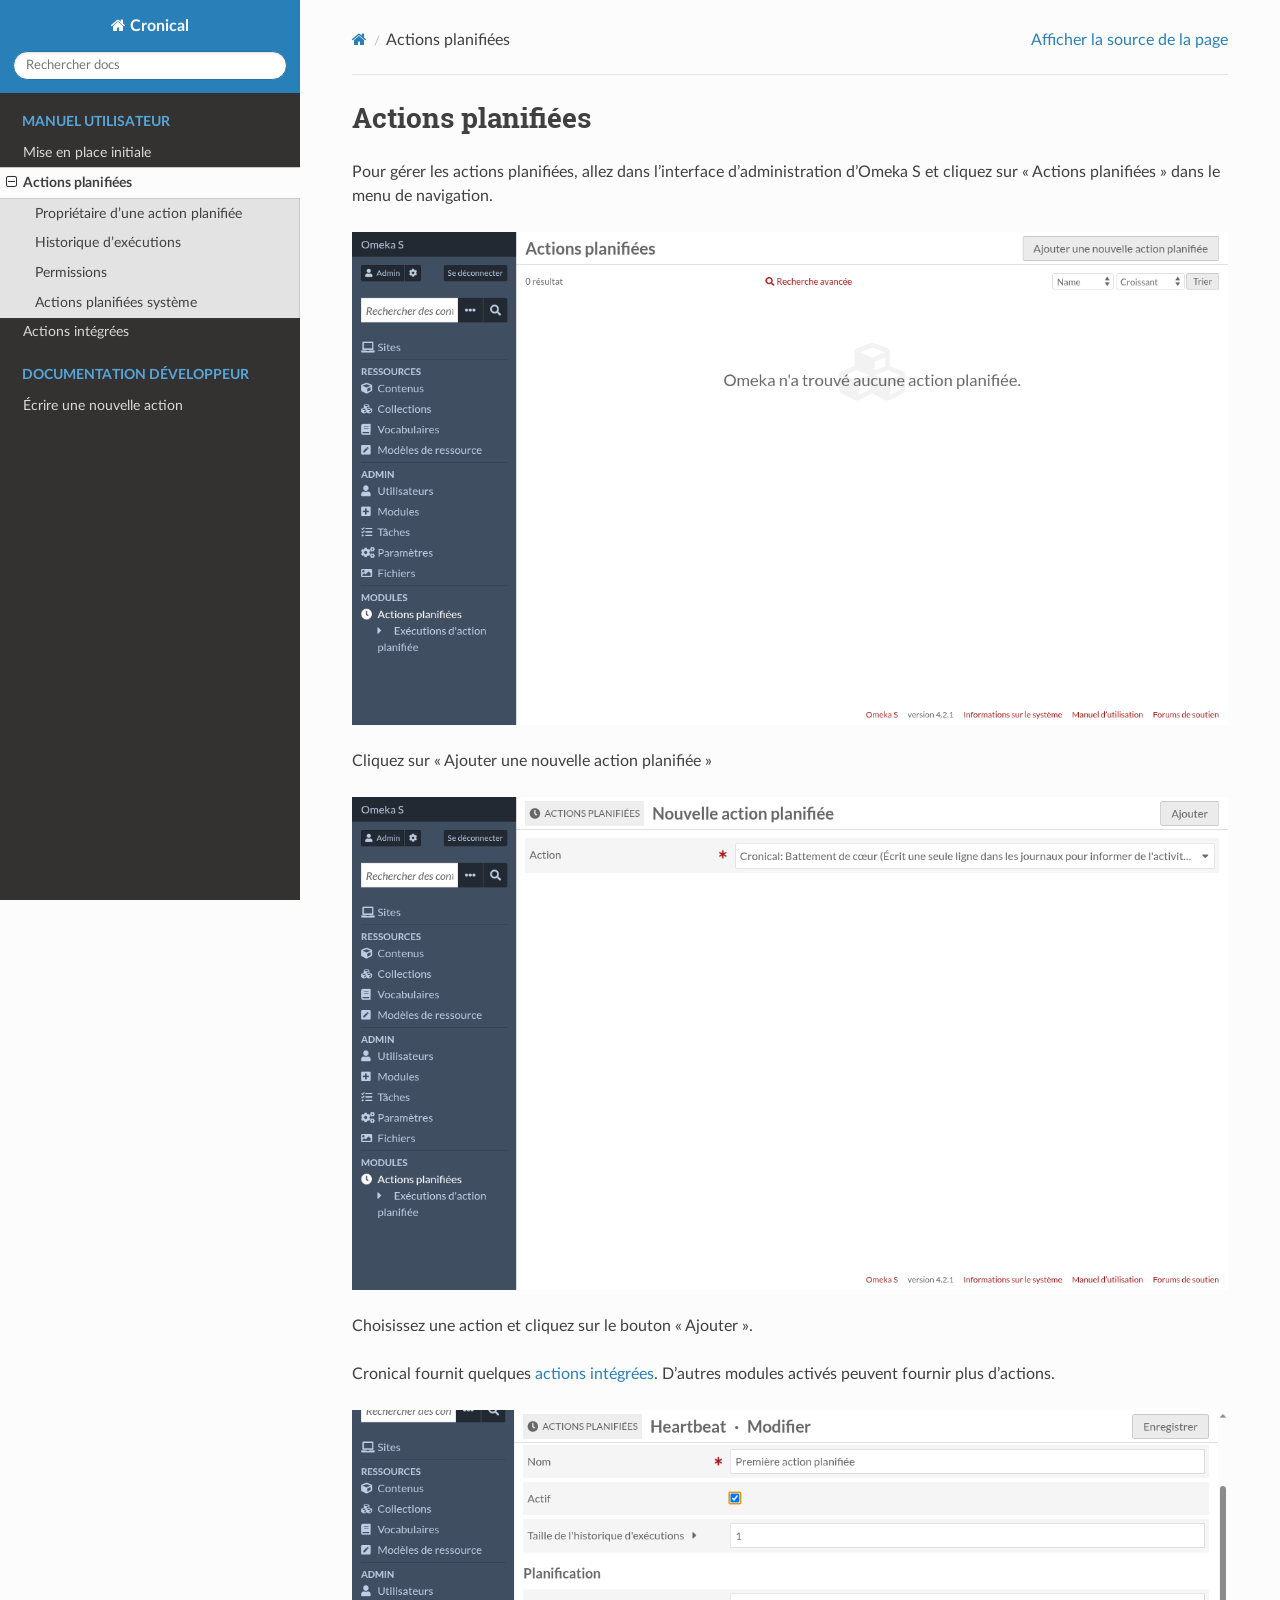
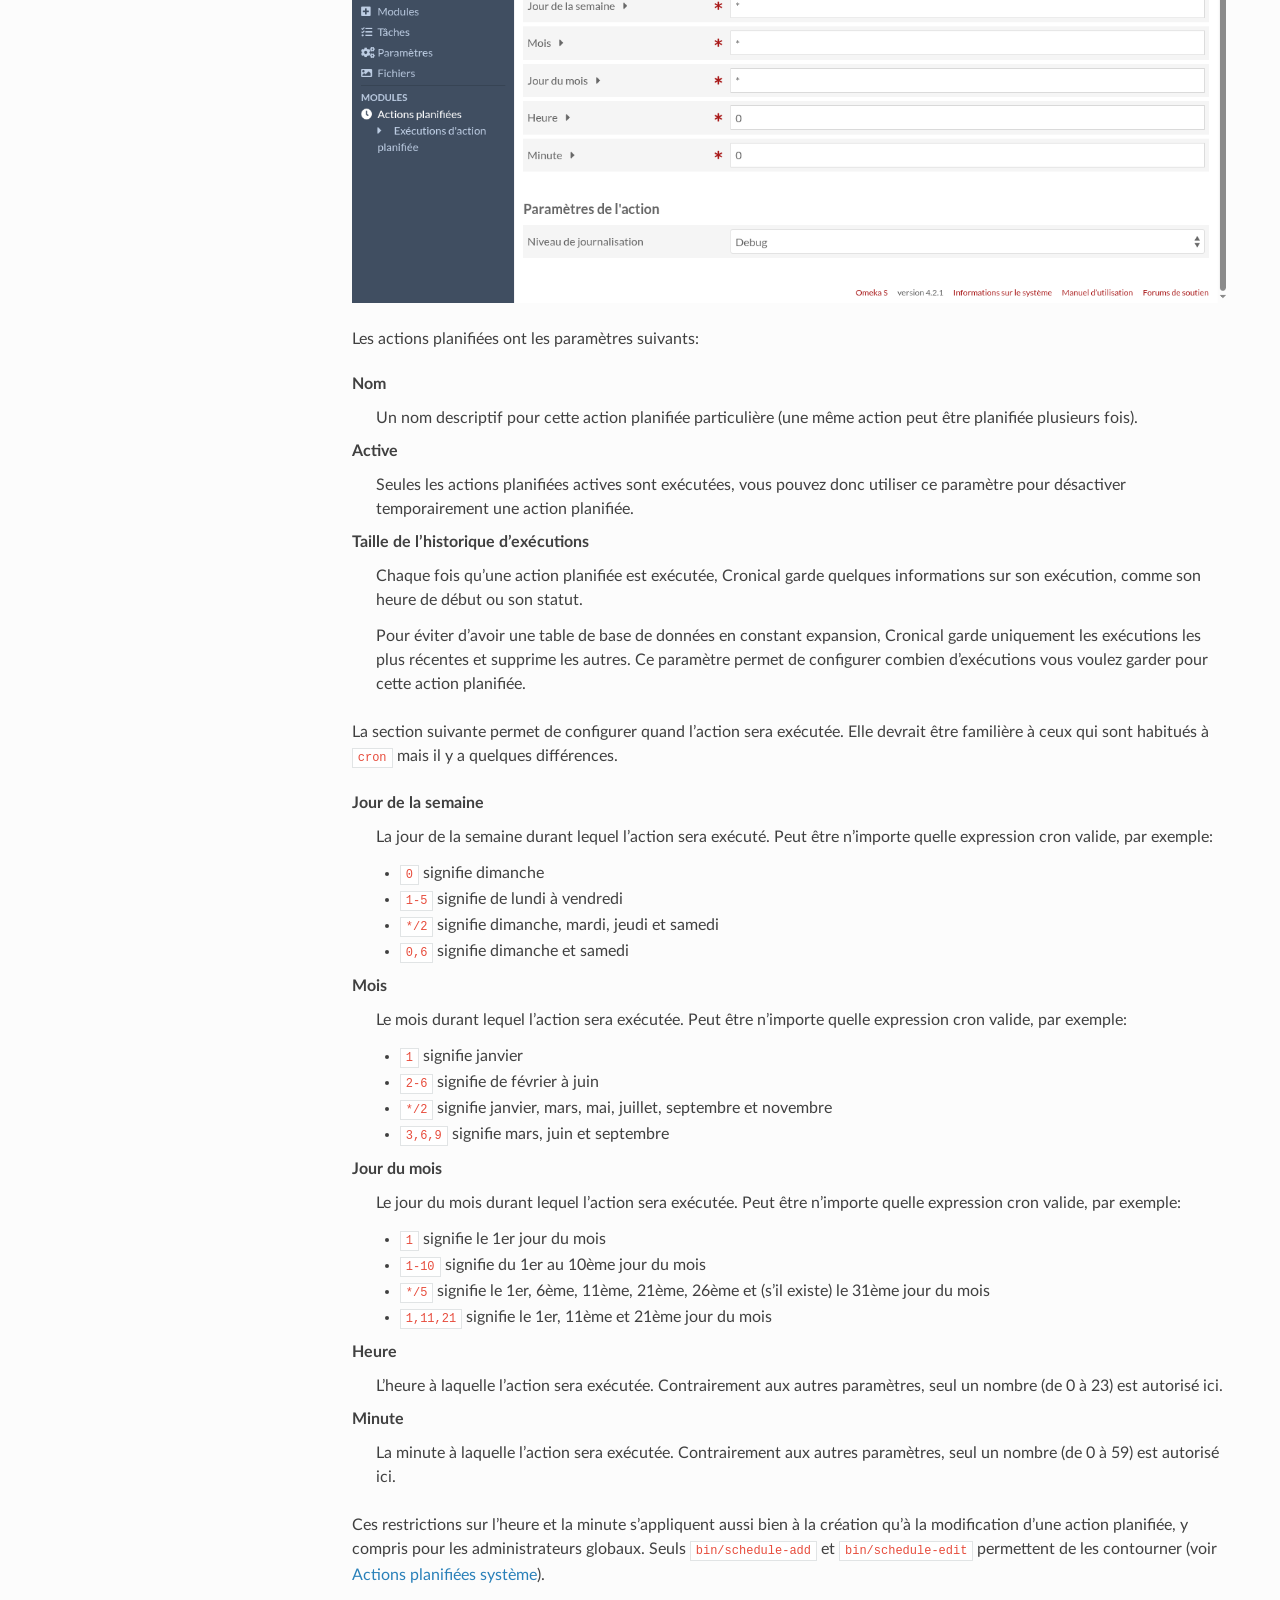
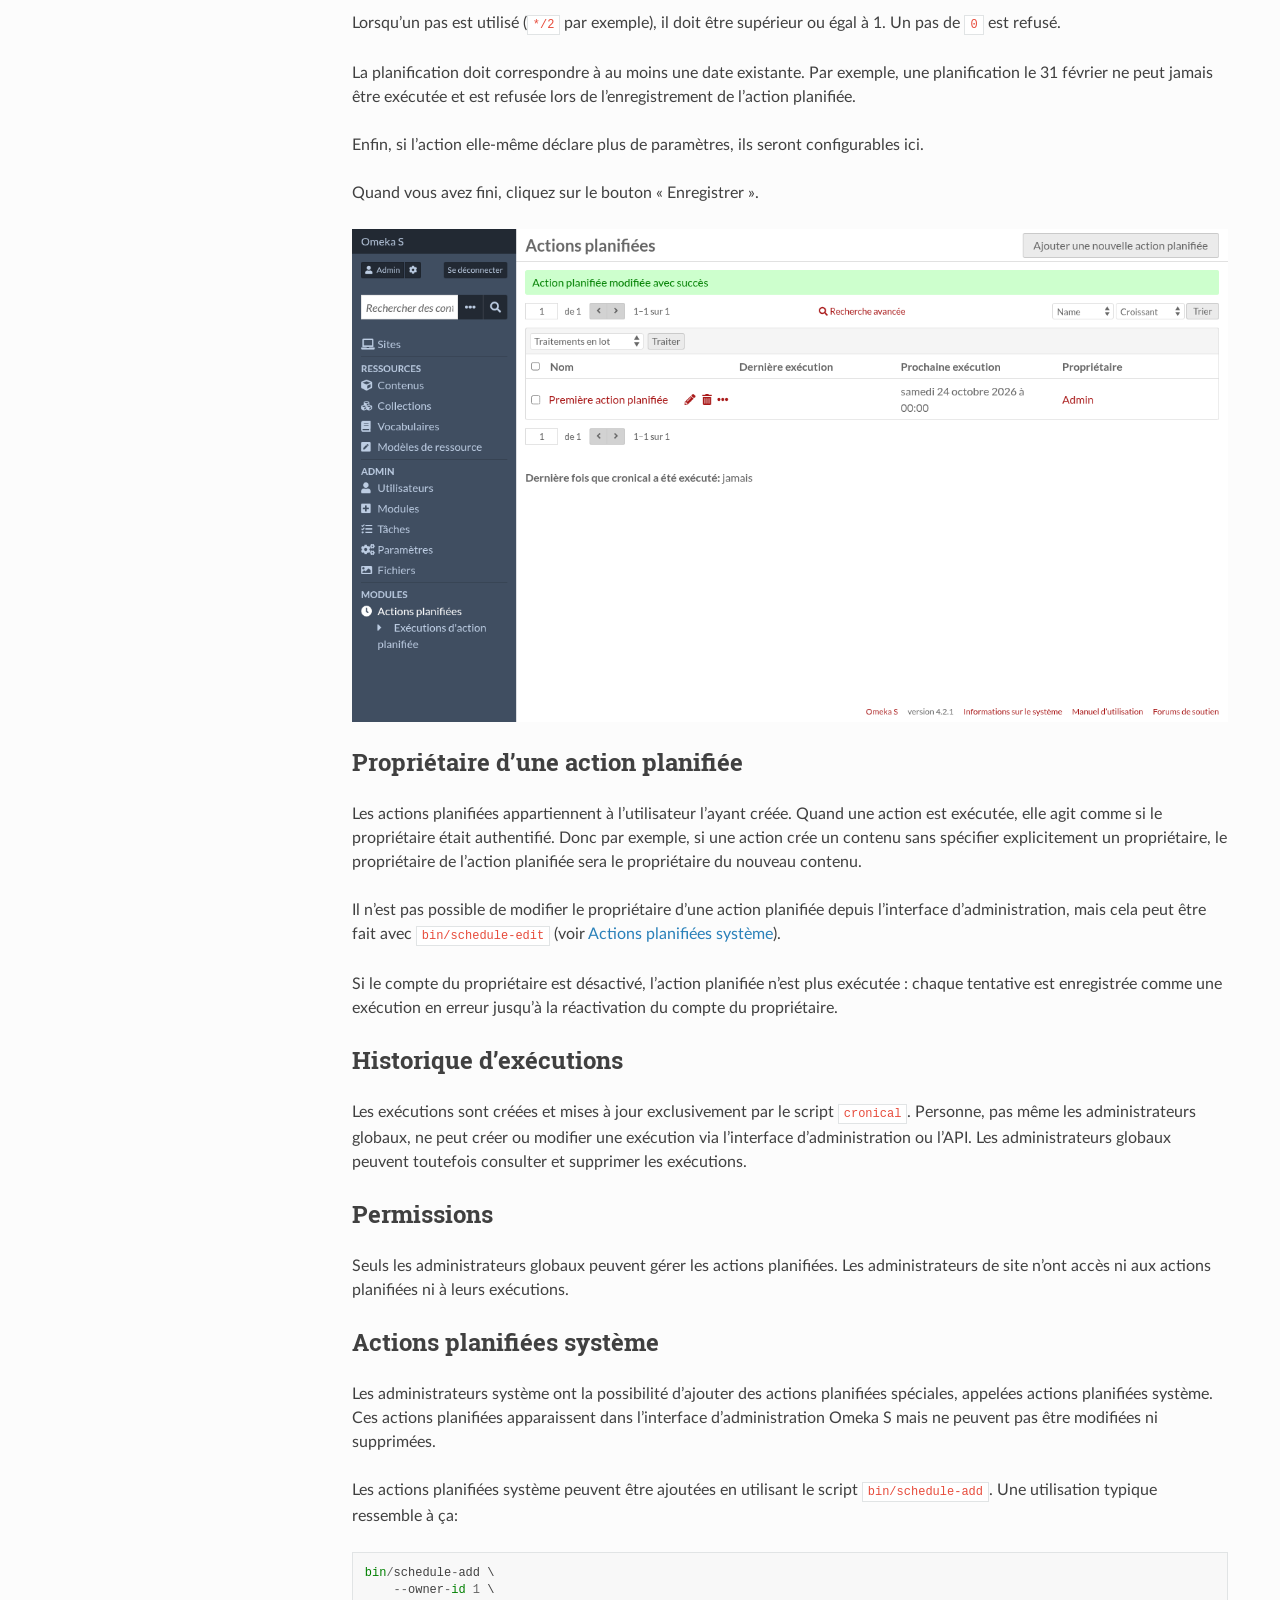
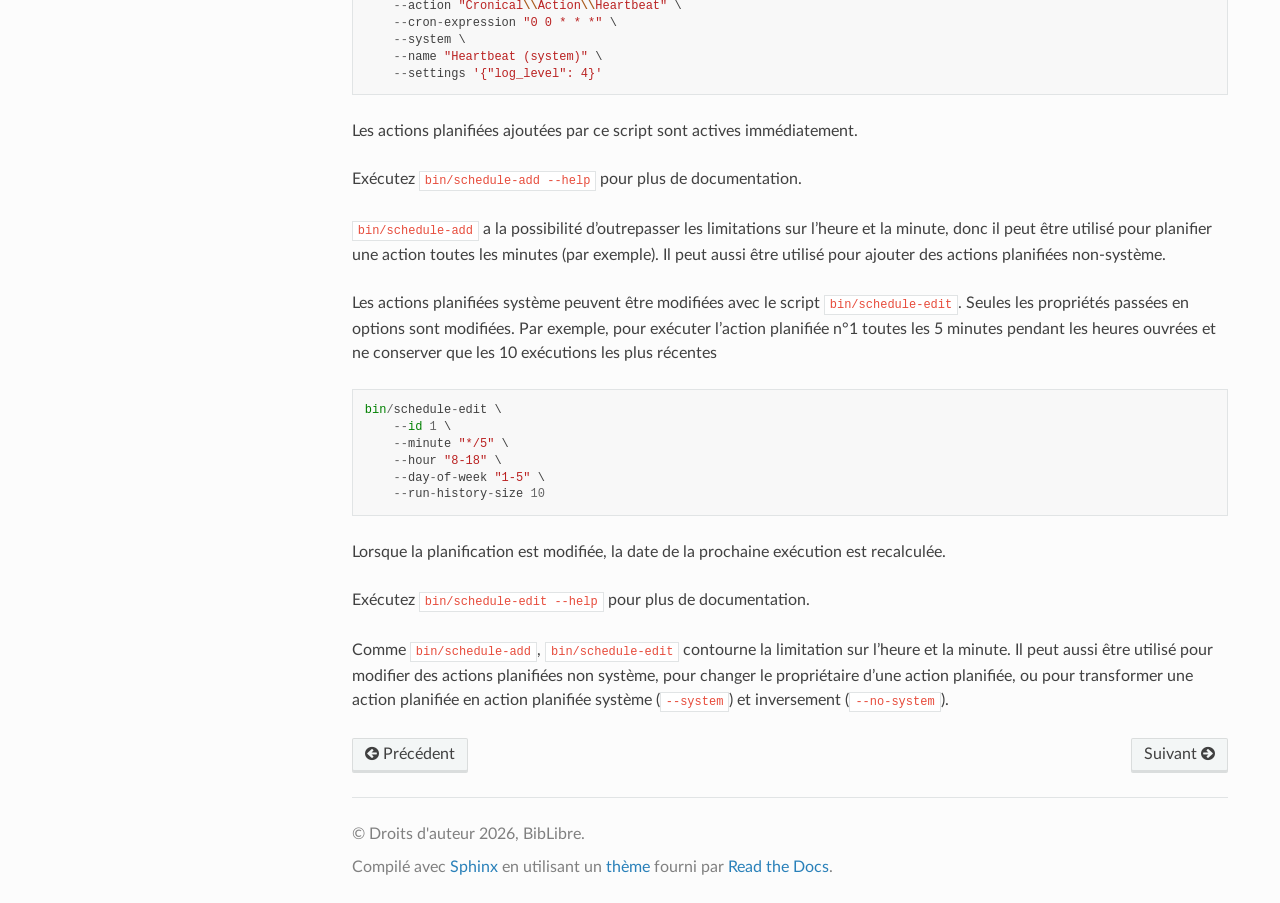
<file: fr/scheduled-actions.html>
<!DOCTYPE html>
<html class="writer-html5" lang="fr" data-content_root="./">
<head>
  <meta charset="utf-8" /><meta name="viewport" content="width=device-width, initial-scale=1" />

  <meta name="viewport" content="width=device-width, initial-scale=1.0" />
  <title>Actions planifiées &mdash; Documentation Cronical </title>
      <link rel="stylesheet" type="text/css" href="_static/pygments.css?v=b86133f3" />
      <link rel="stylesheet" type="text/css" href="_static/css/theme.css?v=9edc463e" />
      <link rel="stylesheet" type="text/css" href="_static/css/custom.css?v=e9c544c0" />

  
      <script src="_static/jquery.js?v=5d32c60e"></script>
      <script src="_static/_sphinx_javascript_frameworks_compat.js?v=2cd50e6c"></script>
      <script src="_static/documentation_options.js?v=d1a510d7"></script>
      <script src="_static/doctools.js?v=fd6eb6e6"></script>
      <script src="_static/sphinx_highlight.js?v=6ffebe34"></script>
      <script src="_static/translations.js?v=e6b791cb"></script>
    <script src="_static/js/theme.js"></script>
    <link rel="index" title="Index" href="genindex.html" />
    <link rel="search" title="Recherche" href="search.html" />
    <link rel="next" title="Actions intégrées" href="builtin-actions.html" />
    <link rel="prev" title="Mise en place initiale" href="first-time-setup.html" /> 
</head>

<body class="wy-body-for-nav"> 
  <div class="wy-grid-for-nav">
    <nav data-toggle="wy-nav-shift" class="wy-nav-side">
      <div class="wy-side-scroll">
        <div class="wy-side-nav-search" >

          
          
          <a href="index.html" class="icon icon-home">
            Cronical
          </a>
<div role="search">
  <form id="rtd-search-form" class="wy-form" action="search.html" method="get">
    <input type="text" name="q" placeholder="Rechercher docs" aria-label="Rechercher docs" />
    <input type="hidden" name="check_keywords" value="yes" />
    <input type="hidden" name="area" value="default" />
  </form>
</div>
        </div><div class="wy-menu wy-menu-vertical" data-spy="affix" role="navigation" aria-label="Navigation menu">
              <p class="caption" role="heading"><span class="caption-text">Manuel utilisateur</span></p>
<ul class="current">
<li class="toctree-l1"><a class="reference internal" href="first-time-setup.html">Mise en place initiale</a></li>
<li class="toctree-l1 current"><a class="current reference internal" href="#">Actions planifiées</a><ul>
<li class="toctree-l2"><a class="reference internal" href="#scheduled-action-owner">Propriétaire d’une action planifiée</a></li>
<li class="toctree-l2"><a class="reference internal" href="#run-history">Historique d’exécutions</a></li>
<li class="toctree-l2"><a class="reference internal" href="#permissions">Permissions</a></li>
<li class="toctree-l2"><a class="reference internal" href="#system-scheduled-actions">Actions planifiées système</a></li>
</ul>
</li>
<li class="toctree-l1"><a class="reference internal" href="builtin-actions.html">Actions intégrées</a></li>
</ul>
<p class="caption" role="heading"><span class="caption-text">Documentation développeur</span></p>
<ul>
<li class="toctree-l1"><a class="reference internal" href="developer/write-new-action.html">Écrire une nouvelle action</a></li>
</ul>

        </div>
      </div>
    </nav>

    <section data-toggle="wy-nav-shift" class="wy-nav-content-wrap"><nav class="wy-nav-top" aria-label="Mobile navigation menu" >
          <i data-toggle="wy-nav-top" class="fa fa-bars"></i>
          <a href="index.html">Cronical</a>
      </nav>

      <div class="wy-nav-content">
        <div class="rst-content">
          <div role="navigation" aria-label="Page navigation">
  <ul class="wy-breadcrumbs">
      <li><a href="index.html" class="icon icon-home" aria-label="Home"></a></li>
      <li class="breadcrumb-item active">Actions planifiées</li>
      <li class="wy-breadcrumbs-aside">
            <a href="_sources/scheduled-actions.rst.txt" rel="nofollow"> Afficher la source de la page</a>
      </li>
  </ul>
  <hr/>
</div>
          <div role="main" class="document" itemscope="itemscope" itemtype="http://schema.org/Article">
           <div itemprop="articleBody">
             
  <section id="scheduled-actions">
<h1>Actions planifiées<a class="headerlink" href="#scheduled-actions" title="Lien vers cette rubrique"></a></h1>
<p>Pour gérer les actions planifiées, allez dans l’interface d’administration d’Omeka S et cliquez sur « Actions planifiées » dans le menu de navigation.</p>
<img alt="_images/scheduled-action-browse-empty.fr.png" src="_images/scheduled-action-browse-empty.fr.png" />
<p>Cliquez sur « Ajouter une nouvelle action planifiée »</p>
<img alt="_images/scheduled-action-add-form.fr.png" src="_images/scheduled-action-add-form.fr.png" />
<p>Choisissez une action et cliquez sur le bouton « Ajouter ».</p>
<p>Cronical fournit quelques <a class="reference internal" href="builtin-actions.html"><span class="doc">actions intégrées</span></a>. D’autres modules activés peuvent fournir plus d’actions.</p>
<img alt="_images/scheduled-action-edit-form.fr.png" src="_images/scheduled-action-edit-form.fr.png" />
<p>Les actions planifiées ont les paramètres suivants:</p>
<dl>
<dt>Nom</dt><dd><p>Un nom descriptif pour cette action planifiée particulière (une même action peut être planifiée plusieurs fois).</p>
</dd>
<dt>Active</dt><dd><p>Seules les actions planifiées actives sont exécutées, vous pouvez donc utiliser ce paramètre pour désactiver temporairement une action planifiée.</p>
</dd>
<dt>Taille de l’historique d’exécutions</dt><dd><p>Chaque fois qu’une action planifiée est exécutée, Cronical garde quelques informations sur son exécution, comme son heure de début ou son statut.</p>
<p>Pour éviter d’avoir une table de base de données en constant expansion, Cronical garde uniquement les exécutions les plus récentes et supprime les autres. Ce paramètre permet de configurer combien d’exécutions vous voulez garder pour cette action planifiée.</p>
</dd>
</dl>
<p>La section suivante permet de configurer quand l’action sera exécutée. Elle devrait être familière à ceux qui sont habitués à <code class="docutils literal notranslate"><span class="pre">cron</span></code> mais il y a quelques différences.</p>
<dl class="simple">
<dt>Jour de la semaine</dt><dd><p>La jour de la semaine durant lequel l’action sera exécuté. Peut être n’importe quelle expression cron valide, par exemple:</p>
<ul class="simple">
<li><p><code class="docutils literal notranslate"><span class="pre">0</span></code> signifie dimanche</p></li>
<li><p><code class="docutils literal notranslate"><span class="pre">1-5</span></code> signifie de lundi à vendredi</p></li>
<li><p><code class="docutils literal notranslate"><span class="pre">*/2</span></code> signifie dimanche, mardi, jeudi et samedi</p></li>
<li><p><code class="docutils literal notranslate"><span class="pre">0,6</span></code> signifie dimanche et samedi</p></li>
</ul>
</dd>
<dt>Mois</dt><dd><p>Le mois durant lequel l’action sera exécutée. Peut être n’importe quelle expression cron valide, par exemple:</p>
<ul class="simple">
<li><p><code class="docutils literal notranslate"><span class="pre">1</span></code> signifie janvier</p></li>
<li><p><code class="docutils literal notranslate"><span class="pre">2-6</span></code> signifie de février à juin</p></li>
<li><p><code class="docutils literal notranslate"><span class="pre">*/2</span></code> signifie janvier, mars, mai, juillet, septembre et novembre</p></li>
<li><p><code class="docutils literal notranslate"><span class="pre">3,6,9</span></code> signifie mars, juin et septembre</p></li>
</ul>
</dd>
<dt>Jour du mois</dt><dd><p>Le jour du mois durant lequel l’action sera exécutée. Peut être n’importe quelle expression cron valide, par exemple:</p>
<ul class="simple">
<li><p><code class="docutils literal notranslate"><span class="pre">1</span></code> signifie le 1er jour du mois</p></li>
<li><p><code class="docutils literal notranslate"><span class="pre">1-10</span></code> signifie du 1er au 10ème jour du mois</p></li>
<li><p><code class="docutils literal notranslate"><span class="pre">*/5</span></code> signifie le 1er, 6ème, 11ème, 21ème, 26ème et  (s’il existe) le 31ème jour du mois</p></li>
<li><p><code class="docutils literal notranslate"><span class="pre">1,11,21</span></code> signifie le 1er, 11ème et 21ème jour du mois</p></li>
</ul>
</dd>
<dt>Heure</dt><dd><p>L’heure à laquelle l’action sera exécutée. Contrairement aux autres paramètres, seul un nombre (de 0 à 23) est autorisé ici.</p>
</dd>
<dt>Minute</dt><dd><p>La minute à laquelle l’action sera exécutée. Contrairement aux autres paramètres, seul un nombre (de 0 à 59) est autorisé ici.</p>
</dd>
</dl>
<p>Ces restrictions sur l’heure et la minute s’appliquent aussi bien à la création qu’à la modification d’une action planifiée, y compris pour les administrateurs globaux. Seuls <code class="docutils literal notranslate"><span class="pre">bin/schedule-add</span></code> et <code class="docutils literal notranslate"><span class="pre">bin/schedule-edit</span></code> permettent de les contourner (voir <a class="reference internal" href="#system-scheduled-actions"><span class="std std-ref">Actions planifiées système</span></a>).</p>
<p>Lorsqu’un pas est utilisé (<code class="docutils literal notranslate"><span class="pre">*/2</span></code> par exemple), il doit être supérieur ou égal à 1. Un pas de <code class="docutils literal notranslate"><span class="pre">0</span></code> est refusé.</p>
<p>La planification doit correspondre à au moins une date existante. Par exemple, une planification le 31 février ne peut jamais être exécutée et est refusée lors de l’enregistrement de l’action planifiée.</p>
<p>Enfin, si l’action elle-même déclare plus de paramètres, ils seront configurables ici.</p>
<p>Quand vous avez fini, cliquez sur le bouton « Enregistrer ».</p>
<img alt="_images/scheduled-action-browse.fr.png" src="_images/scheduled-action-browse.fr.png" />
<section id="scheduled-action-owner">
<h2>Propriétaire d’une action planifiée<a class="headerlink" href="#scheduled-action-owner" title="Lien vers cette rubrique"></a></h2>
<p>Les actions planifiées appartiennent à l’utilisateur l’ayant créée. Quand une action est exécutée, elle agit comme si le propriétaire était authentifié. Donc par exemple, si une action crée un contenu sans spécifier explicitement un propriétaire, le propriétaire de l’action planifiée sera le propriétaire du nouveau contenu.</p>
<p>Il n’est pas possible de modifier le propriétaire d’une action planifiée depuis l’interface d’administration, mais cela peut être fait avec <code class="docutils literal notranslate"><span class="pre">bin/schedule-edit</span></code> (voir <a class="reference internal" href="#system-scheduled-actions"><span class="std std-ref">Actions planifiées système</span></a>).</p>
<p>Si le compte du propriétaire est désactivé, l’action planifiée n’est plus exécutée : chaque tentative est enregistrée comme une exécution en erreur jusqu’à la réactivation du compte du propriétaire.</p>
</section>
<section id="run-history">
<h2>Historique d’exécutions<a class="headerlink" href="#run-history" title="Lien vers cette rubrique"></a></h2>
<p>Les exécutions sont créées et mises à jour exclusivement par le script <code class="docutils literal notranslate"><span class="pre">cronical</span></code>. Personne, pas même les administrateurs globaux, ne peut créer ou modifier une exécution via l’interface d’administration ou l’API. Les administrateurs globaux peuvent toutefois consulter et supprimer les exécutions.</p>
</section>
<section id="permissions">
<h2>Permissions<a class="headerlink" href="#permissions" title="Lien vers cette rubrique"></a></h2>
<p>Seuls les administrateurs globaux peuvent gérer les actions planifiées. Les administrateurs de site n’ont accès ni aux actions planifiées ni à leurs exécutions.</p>
</section>
<section id="system-scheduled-actions">
<span id="id1"></span><h2>Actions planifiées système<a class="headerlink" href="#system-scheduled-actions" title="Lien vers cette rubrique"></a></h2>
<p>Les administrateurs système ont la possibilité d’ajouter des actions planifiées spéciales, appelées actions planifiées système. Ces actions planifiées apparaissent dans l’interface d’administration Omeka S mais ne peuvent pas être modifiées ni supprimées.</p>
<p>Les actions planifiées système peuvent être ajoutées en utilisant le script <code class="docutils literal notranslate"><span class="pre">bin/schedule-add</span></code>. Une utilisation typique ressemble à ça:</p>
<div class="highlight-default notranslate"><div class="highlight"><pre><span></span><span class="nb">bin</span><span class="o">/</span><span class="n">schedule</span><span class="o">-</span><span class="n">add</span> \
    <span class="o">--</span><span class="n">owner</span><span class="o">-</span><span class="nb">id</span> <span class="mi">1</span> \
    <span class="o">--</span><span class="n">action</span> <span class="s2">&quot;Cronical</span><span class="se">\\</span><span class="s2">Action</span><span class="se">\\</span><span class="s2">Heartbeat&quot;</span> \
    <span class="o">--</span><span class="n">cron</span><span class="o">-</span><span class="n">expression</span> <span class="s2">&quot;0 0 * * *&quot;</span> \
    <span class="o">--</span><span class="n">system</span> \
    <span class="o">--</span><span class="n">name</span> <span class="s2">&quot;Heartbeat (system)&quot;</span> \
    <span class="o">--</span><span class="n">settings</span> <span class="s1">&#39;{&quot;log_level&quot;: 4}&#39;</span>
</pre></div>
</div>
<p>Les actions planifiées ajoutées par ce script sont actives immédiatement.</p>
<p>Exécutez <code class="docutils literal notranslate"><span class="pre">bin/schedule-add</span> <span class="pre">--help</span></code> pour plus de documentation.</p>
<p><code class="docutils literal notranslate"><span class="pre">bin/schedule-add</span></code> a la possibilité d’outrepasser les limitations sur l’heure et la minute, donc il peut être utilisé pour planifier une action toutes les minutes (par exemple). Il peut aussi être utilisé pour ajouter des actions planifiées non-système.</p>
<p>Les actions planifiées système peuvent être modifiées avec le script <code class="docutils literal notranslate"><span class="pre">bin/schedule-edit</span></code>. Seules les propriétés passées en options sont modifiées. Par exemple, pour exécuter l’action planifiée n°1 toutes les 5 minutes pendant les heures ouvrées et ne conserver que les 10 exécutions les plus récentes</p>
<div class="highlight-default notranslate"><div class="highlight"><pre><span></span><span class="nb">bin</span><span class="o">/</span><span class="n">schedule</span><span class="o">-</span><span class="n">edit</span> \
    <span class="o">--</span><span class="nb">id</span> <span class="mi">1</span> \
    <span class="o">--</span><span class="n">minute</span> <span class="s2">&quot;*/5&quot;</span> \
    <span class="o">--</span><span class="n">hour</span> <span class="s2">&quot;8-18&quot;</span> \
    <span class="o">--</span><span class="n">day</span><span class="o">-</span><span class="n">of</span><span class="o">-</span><span class="n">week</span> <span class="s2">&quot;1-5&quot;</span> \
    <span class="o">--</span><span class="n">run</span><span class="o">-</span><span class="n">history</span><span class="o">-</span><span class="n">size</span> <span class="mi">10</span>
</pre></div>
</div>
<p>Lorsque la planification est modifiée, la date de la prochaine exécution est recalculée.</p>
<p>Exécutez <code class="docutils literal notranslate"><span class="pre">bin/schedule-edit</span> <span class="pre">--help</span></code> pour plus de documentation.</p>
<p>Comme <code class="docutils literal notranslate"><span class="pre">bin/schedule-add</span></code>, <code class="docutils literal notranslate"><span class="pre">bin/schedule-edit</span></code> contourne la limitation sur l’heure et la minute. Il peut aussi être utilisé pour modifier des actions planifiées non système, pour changer le propriétaire d’une action planifiée, ou pour transformer une action planifiée en action planifiée système (<code class="docutils literal notranslate"><span class="pre">--system</span></code>) et inversement (<code class="docutils literal notranslate"><span class="pre">--no-system</span></code>).</p>
</section>
</section>


           </div>
          </div>
          <footer><div class="rst-footer-buttons" role="navigation" aria-label="Pied de page">
        <a href="first-time-setup.html" class="btn btn-neutral float-left" title="Mise en place initiale" accesskey="p" rel="prev"><span class="fa fa-arrow-circle-left" aria-hidden="true"></span> Précédent</a>
        <a href="builtin-actions.html" class="btn btn-neutral float-right" title="Actions intégrées" accesskey="n" rel="next">Suivant <span class="fa fa-arrow-circle-right" aria-hidden="true"></span></a>
    </div>

  <hr/>

  <div role="contentinfo">
    <p>&#169; Droits d'auteur 2026, BibLibre.</p>
  </div>

  Compilé avec <a href="https://www.sphinx-doc.org/">Sphinx</a> en utilisant un
    <a href="https://github.com/readthedocs/sphinx_rtd_theme">thème</a>
    fourni par <a href="https://readthedocs.org">Read the Docs</a>.
   

</footer>
        </div>
      </div>
    </section>
  </div>
  <script>
      jQuery(function () {
          SphinxRtdTheme.Navigation.enable(true);
      });
  </script> 

</body>
</html>
</file>
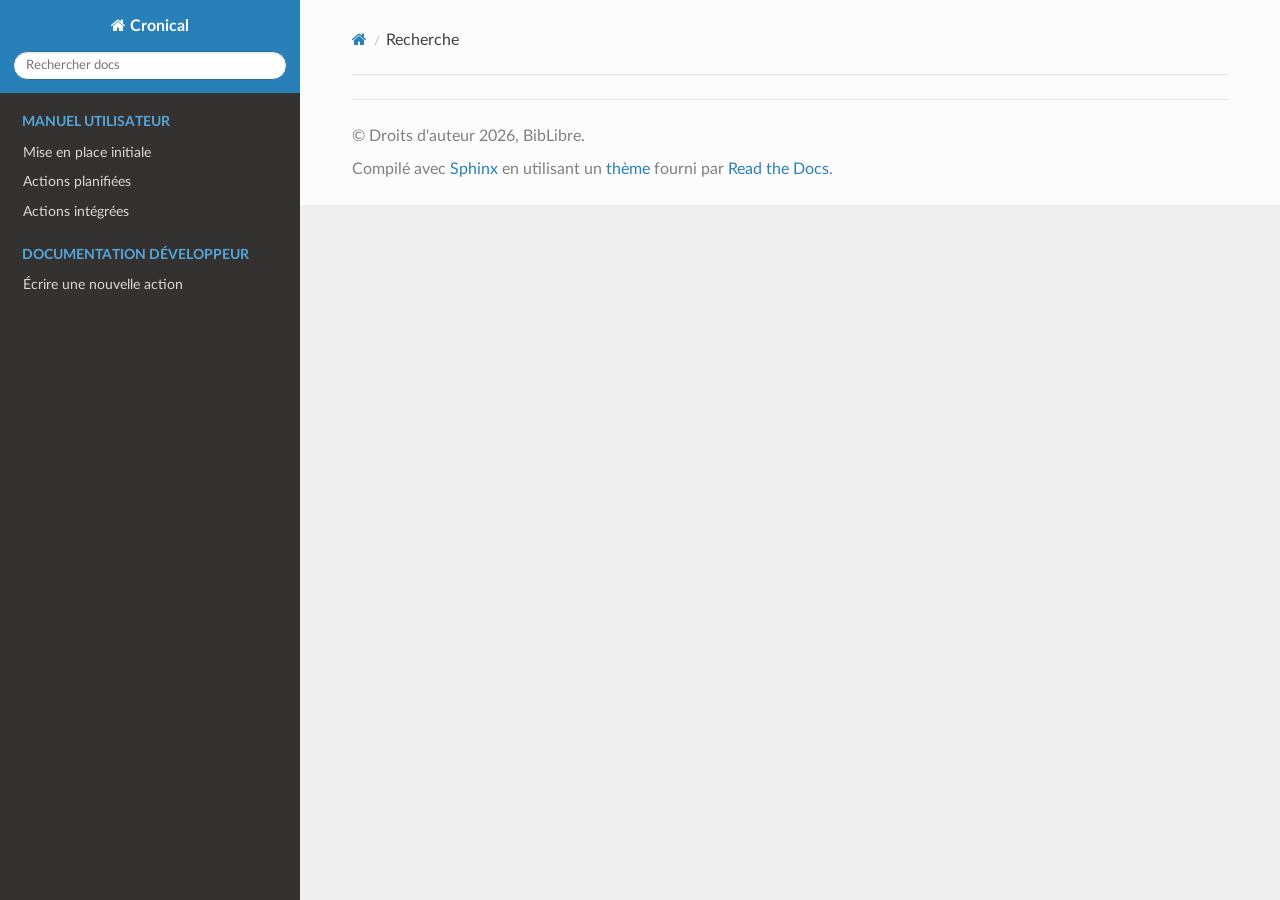
<file: fr/search.html>
<!DOCTYPE html>
<html class="writer-html5" lang="fr" data-content_root="./">
<head>
  <meta charset="utf-8" />
  <meta name="viewport" content="width=device-width, initial-scale=1.0" />
  <title>Recherche &mdash; Documentation Cronical </title>
      <link rel="stylesheet" type="text/css" href="_static/pygments.css?v=b86133f3" />
      <link rel="stylesheet" type="text/css" href="_static/css/theme.css?v=9edc463e" />
      <link rel="stylesheet" type="text/css" href="_static/css/custom.css?v=e9c544c0" />

  
    
      <script src="_static/jquery.js?v=5d32c60e"></script>
      <script src="_static/_sphinx_javascript_frameworks_compat.js?v=2cd50e6c"></script>
      <script src="_static/documentation_options.js?v=d1a510d7"></script>
      <script src="_static/doctools.js?v=fd6eb6e6"></script>
      <script src="_static/sphinx_highlight.js?v=6ffebe34"></script>
      <script src="_static/translations.js?v=e6b791cb"></script>
    <script src="_static/js/theme.js"></script>
    <script src="_static/searchtools.js"></script>
    <script src="_static/language_data.js"></script>
    <link rel="index" title="Index" href="genindex.html" />
    <link rel="search" title="Recherche" href="#" /> 
</head>

<body class="wy-body-for-nav"> 
  <div class="wy-grid-for-nav">
    <nav data-toggle="wy-nav-shift" class="wy-nav-side">
      <div class="wy-side-scroll">
        <div class="wy-side-nav-search" >

          
          
          <a href="index.html" class="icon icon-home">
            Cronical
          </a>
<div role="search">
  <form id="rtd-search-form" class="wy-form" action="#" method="get">
    <input type="text" name="q" placeholder="Rechercher docs" aria-label="Rechercher docs" />
    <input type="hidden" name="check_keywords" value="yes" />
    <input type="hidden" name="area" value="default" />
  </form>
</div>
        </div><div class="wy-menu wy-menu-vertical" data-spy="affix" role="navigation" aria-label="Navigation menu">
              <p class="caption" role="heading"><span class="caption-text">Manuel utilisateur</span></p>
<ul>
<li class="toctree-l1"><a class="reference internal" href="first-time-setup.html">Mise en place initiale</a></li>
<li class="toctree-l1"><a class="reference internal" href="scheduled-actions.html">Actions planifiées</a></li>
<li class="toctree-l1"><a class="reference internal" href="builtin-actions.html">Actions intégrées</a></li>
</ul>
<p class="caption" role="heading"><span class="caption-text">Documentation développeur</span></p>
<ul>
<li class="toctree-l1"><a class="reference internal" href="developer/write-new-action.html">Écrire une nouvelle action</a></li>
</ul>

        </div>
      </div>
    </nav>

    <section data-toggle="wy-nav-shift" class="wy-nav-content-wrap"><nav class="wy-nav-top" aria-label="Mobile navigation menu" >
          <i data-toggle="wy-nav-top" class="fa fa-bars"></i>
          <a href="index.html">Cronical</a>
      </nav>

      <div class="wy-nav-content">
        <div class="rst-content">
          <div role="navigation" aria-label="Page navigation">
  <ul class="wy-breadcrumbs">
      <li><a href="index.html" class="icon icon-home" aria-label="Home"></a></li>
      <li class="breadcrumb-item active">Recherche</li>
      <li class="wy-breadcrumbs-aside">
      </li>
  </ul>
  <hr/>
</div>
          <div role="main" class="document" itemscope="itemscope" itemtype="http://schema.org/Article">
           <div itemprop="articleBody">
             
  <noscript>
  <div id="fallback" class="admonition warning">
    <p class="last">
      Activez JavaScript pour accéder à la fonction de recherche.
    </p>
  </div>
  </noscript>

  
  <div id="search-results">
  
  </div>

           </div>
          </div>
          <footer>

  <hr/>

  <div role="contentinfo">
    <p>&#169; Droits d'auteur 2026, BibLibre.</p>
  </div>

  Compilé avec <a href="https://www.sphinx-doc.org/">Sphinx</a> en utilisant un
    <a href="https://github.com/readthedocs/sphinx_rtd_theme">thème</a>
    fourni par <a href="https://readthedocs.org">Read the Docs</a>.
   

</footer>
        </div>
      </div>
    </section>
  </div>
  <script>
      jQuery(function () {
          SphinxRtdTheme.Navigation.enable(true);
      });
  </script>
  <script>
    jQuery(function() { Search.loadIndex("searchindex.js"); });
  </script>
  
  <script id="searchindexloader"></script>
   


</body>
</html>
</file>
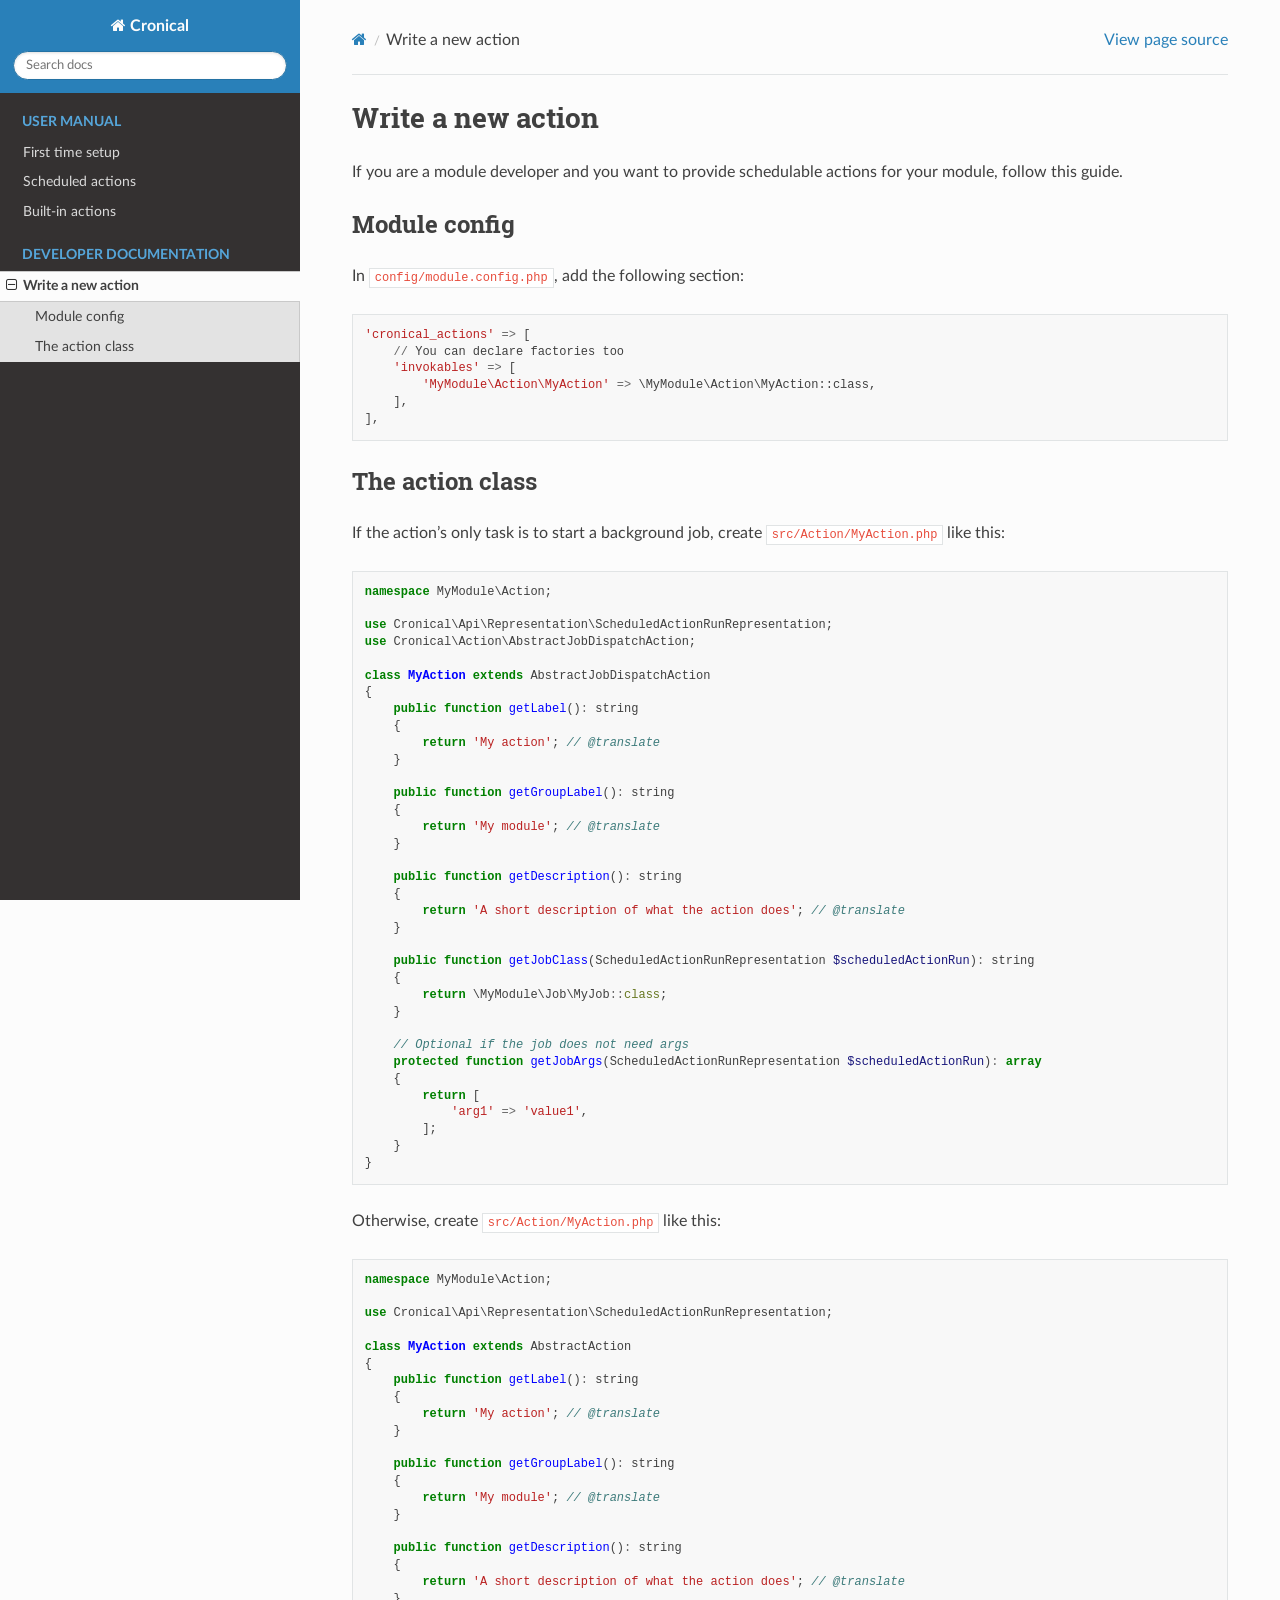
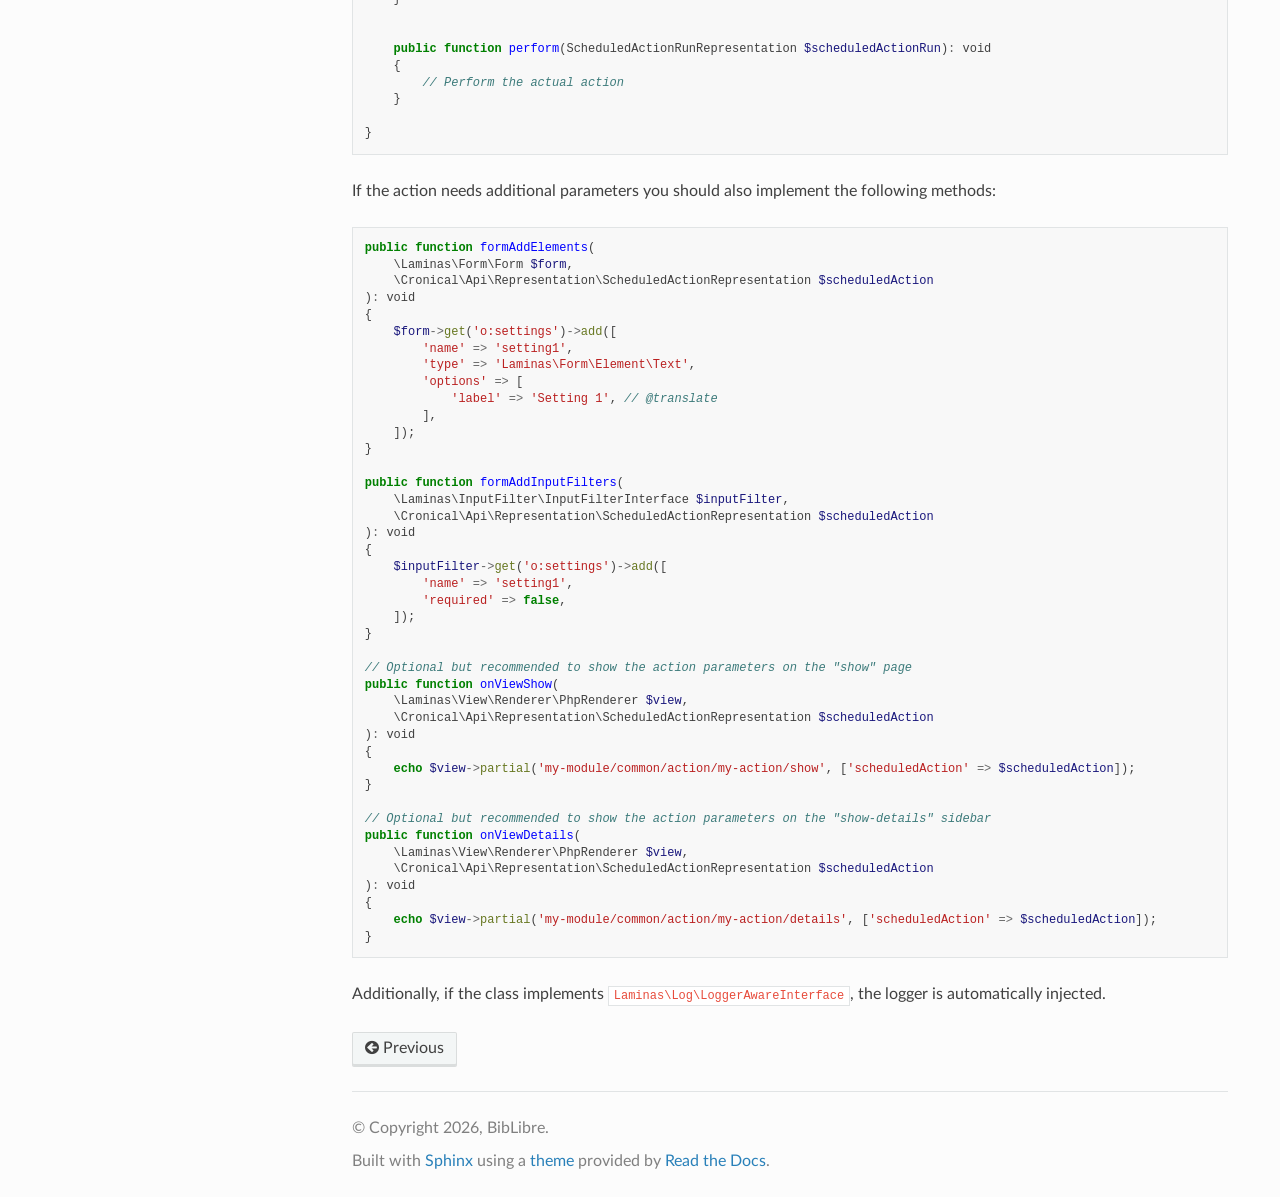
<file: en/developer/write-new-action.html>
<!DOCTYPE html>
<html class="writer-html5" lang="en" data-content_root="../">
<head>
  <meta charset="utf-8" /><meta name="viewport" content="width=device-width, initial-scale=1" />

  <meta name="viewport" content="width=device-width, initial-scale=1.0" />
  <title>Write a new action &mdash; Cronical  documentation</title>
      <link rel="stylesheet" type="text/css" href="../_static/pygments.css?v=b86133f3" />
      <link rel="stylesheet" type="text/css" href="../_static/css/theme.css?v=9edc463e" />
      <link rel="stylesheet" type="text/css" href="../_static/css/custom.css?v=e9c544c0" />

  
      <script src="../_static/jquery.js?v=5d32c60e"></script>
      <script src="../_static/_sphinx_javascript_frameworks_compat.js?v=2cd50e6c"></script>
      <script src="../_static/documentation_options.js?v=5929fcd5"></script>
      <script src="../_static/doctools.js?v=fd6eb6e6"></script>
      <script src="../_static/sphinx_highlight.js?v=6ffebe34"></script>
    <script src="../_static/js/theme.js"></script>
    <link rel="index" title="Index" href="../genindex.html" />
    <link rel="search" title="Search" href="../search.html" />
    <link rel="prev" title="Built-in actions" href="../builtin-actions.html" /> 
</head>

<body class="wy-body-for-nav"> 
  <div class="wy-grid-for-nav">
    <nav data-toggle="wy-nav-shift" class="wy-nav-side">
      <div class="wy-side-scroll">
        <div class="wy-side-nav-search" >

          
          
          <a href="../index.html" class="icon icon-home">
            Cronical
          </a>
<div role="search">
  <form id="rtd-search-form" class="wy-form" action="../search.html" method="get">
    <input type="text" name="q" placeholder="Search docs" aria-label="Search docs" />
    <input type="hidden" name="check_keywords" value="yes" />
    <input type="hidden" name="area" value="default" />
  </form>
</div>
        </div><div class="wy-menu wy-menu-vertical" data-spy="affix" role="navigation" aria-label="Navigation menu">
              <p class="caption" role="heading"><span class="caption-text">User manual</span></p>
<ul>
<li class="toctree-l1"><a class="reference internal" href="../first-time-setup.html">First time setup</a></li>
<li class="toctree-l1"><a class="reference internal" href="../scheduled-actions.html">Scheduled actions</a></li>
<li class="toctree-l1"><a class="reference internal" href="../builtin-actions.html">Built-in actions</a></li>
</ul>
<p class="caption" role="heading"><span class="caption-text">Developer documentation</span></p>
<ul class="current">
<li class="toctree-l1 current"><a class="current reference internal" href="#">Write a new action</a><ul>
<li class="toctree-l2"><a class="reference internal" href="#module-config">Module config</a></li>
<li class="toctree-l2"><a class="reference internal" href="#the-action-class">The action class</a></li>
</ul>
</li>
</ul>

        </div>
      </div>
    </nav>

    <section data-toggle="wy-nav-shift" class="wy-nav-content-wrap"><nav class="wy-nav-top" aria-label="Mobile navigation menu" >
          <i data-toggle="wy-nav-top" class="fa fa-bars"></i>
          <a href="../index.html">Cronical</a>
      </nav>

      <div class="wy-nav-content">
        <div class="rst-content">
          <div role="navigation" aria-label="Page navigation">
  <ul class="wy-breadcrumbs">
      <li><a href="../index.html" class="icon icon-home" aria-label="Home"></a></li>
      <li class="breadcrumb-item active">Write a new action</li>
      <li class="wy-breadcrumbs-aside">
            <a href="../_sources/developer/write-new-action.rst.txt" rel="nofollow"> View page source</a>
      </li>
  </ul>
  <hr/>
</div>
          <div role="main" class="document" itemscope="itemscope" itemtype="http://schema.org/Article">
           <div itemprop="articleBody">
             
  <section id="write-a-new-action">
<h1>Write a new action<a class="headerlink" href="#write-a-new-action" title="Link to this heading"></a></h1>
<p>If you are a module developer and you want to provide schedulable actions for
your module, follow this guide.</p>
<section id="module-config">
<h2>Module config<a class="headerlink" href="#module-config" title="Link to this heading"></a></h2>
<p>In <code class="docutils literal notranslate"><span class="pre">config/module.config.php</span></code>, add the following section:</p>
<div class="highlight-default notranslate"><div class="highlight"><pre><span></span><span class="s1">&#39;cronical_actions&#39;</span> <span class="o">=&gt;</span> <span class="p">[</span>
    <span class="o">//</span> <span class="n">You</span> <span class="n">can</span> <span class="n">declare</span> <span class="n">factories</span> <span class="n">too</span>
    <span class="s1">&#39;invokables&#39;</span> <span class="o">=&gt;</span> <span class="p">[</span>
        <span class="s1">&#39;MyModule\Action\MyAction&#39;</span> <span class="o">=&gt;</span> \<span class="n">MyModule</span>\<span class="n">Action</span>\<span class="n">MyAction</span><span class="p">::</span><span class="n">class</span><span class="p">,</span>
    <span class="p">],</span>
<span class="p">],</span>
</pre></div>
</div>
</section>
<section id="the-action-class">
<h2>The action class<a class="headerlink" href="#the-action-class" title="Link to this heading"></a></h2>
<p>If the action’s only task is to start a background job, create
<code class="docutils literal notranslate"><span class="pre">src/Action/MyAction.php</span></code> like this:</p>
<div class="highlight-php notranslate"><div class="highlight"><pre><span></span><span class="k">namespace</span> <span class="nx">MyModule\Action</span><span class="p">;</span>

<span class="k">use</span> <span class="nx">Cronical\Api\Representation\ScheduledActionRunRepresentation</span><span class="p">;</span>
<span class="k">use</span> <span class="nx">Cronical\Action\AbstractJobDispatchAction</span><span class="p">;</span>

<span class="k">class</span> <span class="nc">MyAction</span> <span class="k">extends</span> <span class="nx">AbstractJobDispatchAction</span>
<span class="p">{</span>
    <span class="k">public</span> <span class="k">function</span> <span class="nf">getLabel</span><span class="p">()</span><span class="o">:</span> <span class="nx">string</span>
    <span class="p">{</span>
        <span class="k">return</span> <span class="s1">&#39;My action&#39;</span><span class="p">;</span> <span class="c1">// @translate</span>
    <span class="p">}</span>

    <span class="k">public</span> <span class="k">function</span> <span class="nf">getGroupLabel</span><span class="p">()</span><span class="o">:</span> <span class="nx">string</span>
    <span class="p">{</span>
        <span class="k">return</span> <span class="s1">&#39;My module&#39;</span><span class="p">;</span> <span class="c1">// @translate</span>
    <span class="p">}</span>

    <span class="k">public</span> <span class="k">function</span> <span class="nf">getDescription</span><span class="p">()</span><span class="o">:</span> <span class="nx">string</span>
    <span class="p">{</span>
        <span class="k">return</span> <span class="s1">&#39;A short description of what the action does&#39;</span><span class="p">;</span> <span class="c1">// @translate</span>
    <span class="p">}</span>

    <span class="k">public</span> <span class="k">function</span> <span class="nf">getJobClass</span><span class="p">(</span><span class="nx">ScheduledActionRunRepresentation</span> <span class="nv">$scheduledActionRun</span><span class="p">)</span><span class="o">:</span> <span class="nx">string</span>
    <span class="p">{</span>
        <span class="k">return</span> <span class="nx">\MyModule\Job\MyJob</span><span class="o">::</span><span class="na">class</span><span class="p">;</span>
    <span class="p">}</span>

    <span class="c1">// Optional if the job does not need args</span>
    <span class="k">protected</span> <span class="k">function</span> <span class="nf">getJobArgs</span><span class="p">(</span><span class="nx">ScheduledActionRunRepresentation</span> <span class="nv">$scheduledActionRun</span><span class="p">)</span><span class="o">:</span> <span class="k">array</span>
    <span class="p">{</span>
        <span class="k">return</span> <span class="p">[</span>
            <span class="s1">&#39;arg1&#39;</span> <span class="o">=&gt;</span> <span class="s1">&#39;value1&#39;</span><span class="p">,</span>
        <span class="p">];</span>
    <span class="p">}</span>
<span class="p">}</span>
</pre></div>
</div>
<p>Otherwise, create <code class="docutils literal notranslate"><span class="pre">src/Action/MyAction.php</span></code> like this:</p>
<div class="highlight-php notranslate"><div class="highlight"><pre><span></span><span class="k">namespace</span> <span class="nx">MyModule\Action</span><span class="p">;</span>

<span class="k">use</span> <span class="nx">Cronical\Api\Representation\ScheduledActionRunRepresentation</span><span class="p">;</span>

<span class="k">class</span> <span class="nc">MyAction</span> <span class="k">extends</span> <span class="nx">AbstractAction</span>
<span class="p">{</span>
    <span class="k">public</span> <span class="k">function</span> <span class="nf">getLabel</span><span class="p">()</span><span class="o">:</span> <span class="nx">string</span>
    <span class="p">{</span>
        <span class="k">return</span> <span class="s1">&#39;My action&#39;</span><span class="p">;</span> <span class="c1">// @translate</span>
    <span class="p">}</span>

    <span class="k">public</span> <span class="k">function</span> <span class="nf">getGroupLabel</span><span class="p">()</span><span class="o">:</span> <span class="nx">string</span>
    <span class="p">{</span>
        <span class="k">return</span> <span class="s1">&#39;My module&#39;</span><span class="p">;</span> <span class="c1">// @translate</span>
    <span class="p">}</span>

    <span class="k">public</span> <span class="k">function</span> <span class="nf">getDescription</span><span class="p">()</span><span class="o">:</span> <span class="nx">string</span>
    <span class="p">{</span>
        <span class="k">return</span> <span class="s1">&#39;A short description of what the action does&#39;</span><span class="p">;</span> <span class="c1">// @translate</span>
    <span class="p">}</span>


    <span class="k">public</span> <span class="k">function</span> <span class="nf">perform</span><span class="p">(</span><span class="nx">ScheduledActionRunRepresentation</span> <span class="nv">$scheduledActionRun</span><span class="p">)</span><span class="o">:</span> <span class="nx">void</span>
    <span class="p">{</span>
        <span class="c1">// Perform the actual action</span>
    <span class="p">}</span>

<span class="p">}</span>
</pre></div>
</div>
<p>If the action needs additional parameters you should also implement the following methods:</p>
<div class="highlight-php notranslate"><div class="highlight"><pre><span></span><span class="k">public</span> <span class="k">function</span> <span class="nf">formAddElements</span><span class="p">(</span>
    <span class="nx">\Laminas\Form\Form</span> <span class="nv">$form</span><span class="p">,</span>
    <span class="nx">\Cronical\Api\Representation\ScheduledActionRepresentation</span> <span class="nv">$scheduledAction</span>
<span class="p">)</span><span class="o">:</span> <span class="nx">void</span>
<span class="p">{</span>
    <span class="nv">$form</span><span class="o">-&gt;</span><span class="na">get</span><span class="p">(</span><span class="s1">&#39;o:settings&#39;</span><span class="p">)</span><span class="o">-&gt;</span><span class="na">add</span><span class="p">([</span>
        <span class="s1">&#39;name&#39;</span> <span class="o">=&gt;</span> <span class="s1">&#39;setting1&#39;</span><span class="p">,</span>
        <span class="s1">&#39;type&#39;</span> <span class="o">=&gt;</span> <span class="s1">&#39;Laminas\Form\Element\Text&#39;</span><span class="p">,</span>
        <span class="s1">&#39;options&#39;</span> <span class="o">=&gt;</span> <span class="p">[</span>
            <span class="s1">&#39;label&#39;</span> <span class="o">=&gt;</span> <span class="s1">&#39;Setting 1&#39;</span><span class="p">,</span> <span class="c1">// @translate</span>
        <span class="p">],</span>
    <span class="p">]);</span>
<span class="p">}</span>

<span class="k">public</span> <span class="k">function</span> <span class="nf">formAddInputFilters</span><span class="p">(</span>
    <span class="nx">\Laminas\InputFilter\InputFilterInterface</span> <span class="nv">$inputFilter</span><span class="p">,</span>
    <span class="nx">\Cronical\Api\Representation\ScheduledActionRepresentation</span> <span class="nv">$scheduledAction</span>
<span class="p">)</span><span class="o">:</span> <span class="nx">void</span>
<span class="p">{</span>
    <span class="nv">$inputFilter</span><span class="o">-&gt;</span><span class="na">get</span><span class="p">(</span><span class="s1">&#39;o:settings&#39;</span><span class="p">)</span><span class="o">-&gt;</span><span class="na">add</span><span class="p">([</span>
        <span class="s1">&#39;name&#39;</span> <span class="o">=&gt;</span> <span class="s1">&#39;setting1&#39;</span><span class="p">,</span>
        <span class="s1">&#39;required&#39;</span> <span class="o">=&gt;</span> <span class="k">false</span><span class="p">,</span>
    <span class="p">]);</span>
<span class="p">}</span>

<span class="c1">// Optional but recommended to show the action parameters on the &quot;show&quot; page</span>
<span class="k">public</span> <span class="k">function</span> <span class="nf">onViewShow</span><span class="p">(</span>
    <span class="nx">\Laminas\View\Renderer\PhpRenderer</span> <span class="nv">$view</span><span class="p">,</span>
    <span class="nx">\Cronical\Api\Representation\ScheduledActionRepresentation</span> <span class="nv">$scheduledAction</span>
<span class="p">)</span><span class="o">:</span> <span class="nx">void</span>
<span class="p">{</span>
    <span class="k">echo</span> <span class="nv">$view</span><span class="o">-&gt;</span><span class="na">partial</span><span class="p">(</span><span class="s1">&#39;my-module/common/action/my-action/show&#39;</span><span class="p">,</span> <span class="p">[</span><span class="s1">&#39;scheduledAction&#39;</span> <span class="o">=&gt;</span> <span class="nv">$scheduledAction</span><span class="p">]);</span>
<span class="p">}</span>

<span class="c1">// Optional but recommended to show the action parameters on the &quot;show-details&quot; sidebar</span>
<span class="k">public</span> <span class="k">function</span> <span class="nf">onViewDetails</span><span class="p">(</span>
    <span class="nx">\Laminas\View\Renderer\PhpRenderer</span> <span class="nv">$view</span><span class="p">,</span>
    <span class="nx">\Cronical\Api\Representation\ScheduledActionRepresentation</span> <span class="nv">$scheduledAction</span>
<span class="p">)</span><span class="o">:</span> <span class="nx">void</span>
<span class="p">{</span>
    <span class="k">echo</span> <span class="nv">$view</span><span class="o">-&gt;</span><span class="na">partial</span><span class="p">(</span><span class="s1">&#39;my-module/common/action/my-action/details&#39;</span><span class="p">,</span> <span class="p">[</span><span class="s1">&#39;scheduledAction&#39;</span> <span class="o">=&gt;</span> <span class="nv">$scheduledAction</span><span class="p">]);</span>
<span class="p">}</span>
</pre></div>
</div>
<p>Additionally, if the class implements <code class="docutils literal notranslate"><span class="pre">Laminas\Log\LoggerAwareInterface</span></code>,
the logger is automatically injected.</p>
</section>
</section>


           </div>
          </div>
          <footer><div class="rst-footer-buttons" role="navigation" aria-label="Footer">
        <a href="../builtin-actions.html" class="btn btn-neutral float-left" title="Built-in actions" accesskey="p" rel="prev"><span class="fa fa-arrow-circle-left" aria-hidden="true"></span> Previous</a>
    </div>

  <hr/>

  <div role="contentinfo">
    <p>&#169; Copyright 2026, BibLibre.</p>
  </div>

  Built with <a href="https://www.sphinx-doc.org/">Sphinx</a> using a
    <a href="https://github.com/readthedocs/sphinx_rtd_theme">theme</a>
    provided by <a href="https://readthedocs.org">Read the Docs</a>.
   

</footer>
        </div>
      </div>
    </section>
  </div>
  <script>
      jQuery(function () {
          SphinxRtdTheme.Navigation.enable(true);
      });
  </script> 

</body>
</html>
</file>
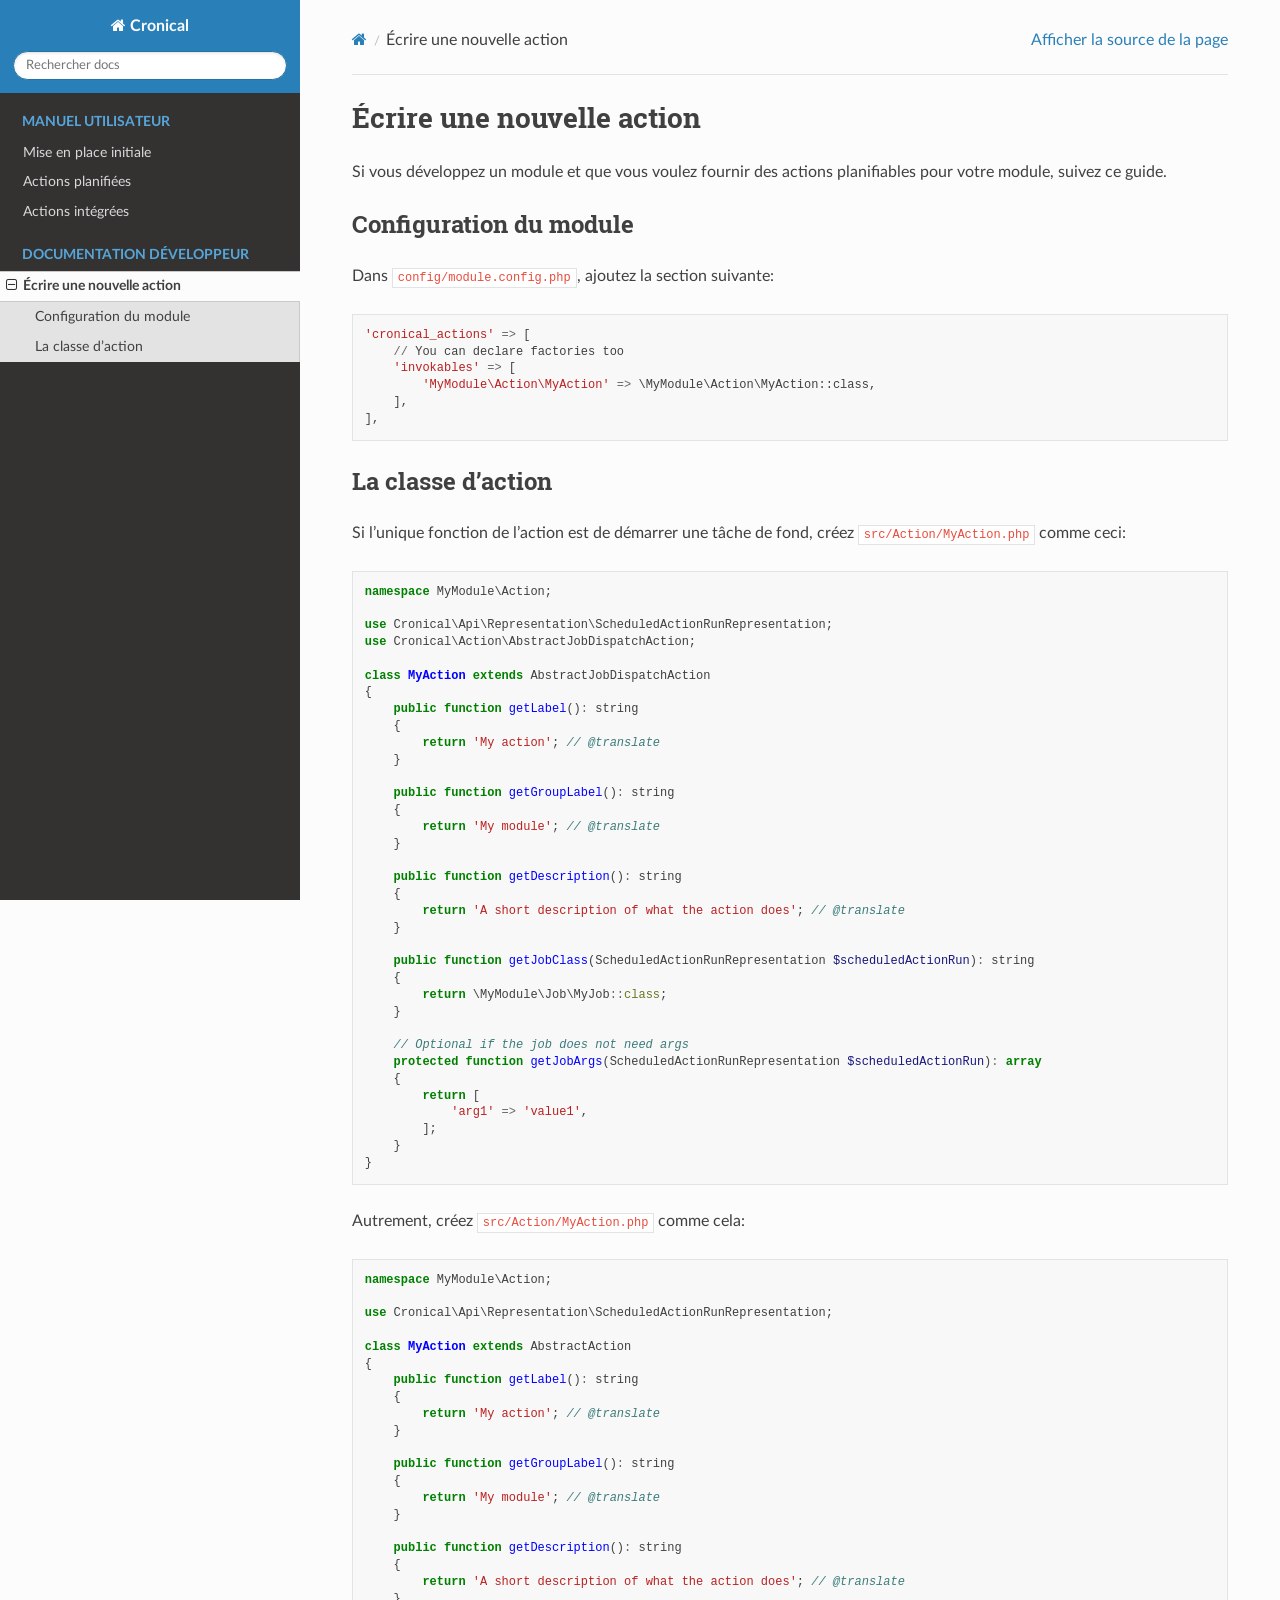
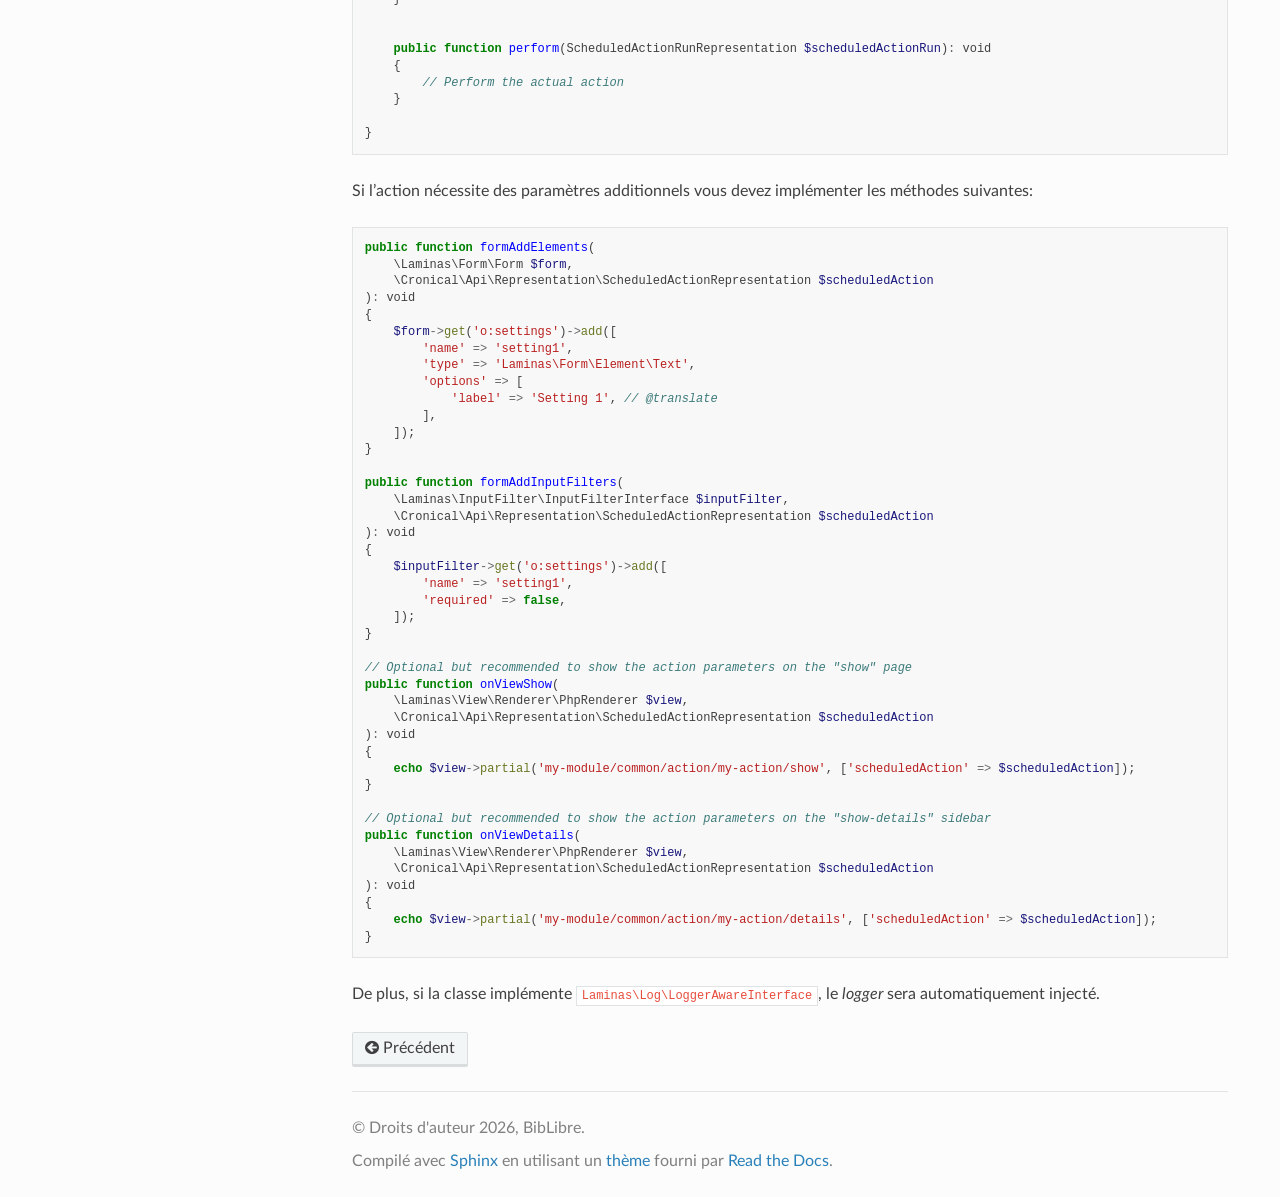
<file: fr/developer/write-new-action.html>
<!DOCTYPE html>
<html class="writer-html5" lang="fr" data-content_root="../">
<head>
  <meta charset="utf-8" /><meta name="viewport" content="width=device-width, initial-scale=1" />

  <meta name="viewport" content="width=device-width, initial-scale=1.0" />
  <title>Écrire une nouvelle action &mdash; Documentation Cronical </title>
      <link rel="stylesheet" type="text/css" href="../_static/pygments.css?v=b86133f3" />
      <link rel="stylesheet" type="text/css" href="../_static/css/theme.css?v=9edc463e" />
      <link rel="stylesheet" type="text/css" href="../_static/css/custom.css?v=e9c544c0" />

  
      <script src="../_static/jquery.js?v=5d32c60e"></script>
      <script src="../_static/_sphinx_javascript_frameworks_compat.js?v=2cd50e6c"></script>
      <script src="../_static/documentation_options.js?v=d1a510d7"></script>
      <script src="../_static/doctools.js?v=fd6eb6e6"></script>
      <script src="../_static/sphinx_highlight.js?v=6ffebe34"></script>
      <script src="../_static/translations.js?v=e6b791cb"></script>
    <script src="../_static/js/theme.js"></script>
    <link rel="index" title="Index" href="../genindex.html" />
    <link rel="search" title="Recherche" href="../search.html" />
    <link rel="prev" title="Actions intégrées" href="../builtin-actions.html" /> 
</head>

<body class="wy-body-for-nav"> 
  <div class="wy-grid-for-nav">
    <nav data-toggle="wy-nav-shift" class="wy-nav-side">
      <div class="wy-side-scroll">
        <div class="wy-side-nav-search" >

          
          
          <a href="../index.html" class="icon icon-home">
            Cronical
          </a>
<div role="search">
  <form id="rtd-search-form" class="wy-form" action="../search.html" method="get">
    <input type="text" name="q" placeholder="Rechercher docs" aria-label="Rechercher docs" />
    <input type="hidden" name="check_keywords" value="yes" />
    <input type="hidden" name="area" value="default" />
  </form>
</div>
        </div><div class="wy-menu wy-menu-vertical" data-spy="affix" role="navigation" aria-label="Navigation menu">
              <p class="caption" role="heading"><span class="caption-text">Manuel utilisateur</span></p>
<ul>
<li class="toctree-l1"><a class="reference internal" href="../first-time-setup.html">Mise en place initiale</a></li>
<li class="toctree-l1"><a class="reference internal" href="../scheduled-actions.html">Actions planifiées</a></li>
<li class="toctree-l1"><a class="reference internal" href="../builtin-actions.html">Actions intégrées</a></li>
</ul>
<p class="caption" role="heading"><span class="caption-text">Documentation développeur</span></p>
<ul class="current">
<li class="toctree-l1 current"><a class="current reference internal" href="#">Écrire une nouvelle action</a><ul>
<li class="toctree-l2"><a class="reference internal" href="#module-config">Configuration du module</a></li>
<li class="toctree-l2"><a class="reference internal" href="#the-action-class">La classe d’action</a></li>
</ul>
</li>
</ul>

        </div>
      </div>
    </nav>

    <section data-toggle="wy-nav-shift" class="wy-nav-content-wrap"><nav class="wy-nav-top" aria-label="Mobile navigation menu" >
          <i data-toggle="wy-nav-top" class="fa fa-bars"></i>
          <a href="../index.html">Cronical</a>
      </nav>

      <div class="wy-nav-content">
        <div class="rst-content">
          <div role="navigation" aria-label="Page navigation">
  <ul class="wy-breadcrumbs">
      <li><a href="../index.html" class="icon icon-home" aria-label="Home"></a></li>
      <li class="breadcrumb-item active">Écrire une nouvelle action</li>
      <li class="wy-breadcrumbs-aside">
            <a href="../_sources/developer/write-new-action.rst.txt" rel="nofollow"> Afficher la source de la page</a>
      </li>
  </ul>
  <hr/>
</div>
          <div role="main" class="document" itemscope="itemscope" itemtype="http://schema.org/Article">
           <div itemprop="articleBody">
             
  <section id="write-a-new-action">
<h1>Écrire une nouvelle action<a class="headerlink" href="#write-a-new-action" title="Lien vers cette rubrique"></a></h1>
<p>Si vous développez un module et que vous voulez fournir des actions planifiables pour votre module, suivez ce guide.</p>
<section id="module-config">
<h2>Configuration du module<a class="headerlink" href="#module-config" title="Lien vers cette rubrique"></a></h2>
<p>Dans <code class="docutils literal notranslate"><span class="pre">config/module.config.php</span></code>, ajoutez la section suivante:</p>
<div class="highlight-default notranslate"><div class="highlight"><pre><span></span><span class="s1">&#39;cronical_actions&#39;</span> <span class="o">=&gt;</span> <span class="p">[</span>
    <span class="o">//</span> <span class="n">You</span> <span class="n">can</span> <span class="n">declare</span> <span class="n">factories</span> <span class="n">too</span>
    <span class="s1">&#39;invokables&#39;</span> <span class="o">=&gt;</span> <span class="p">[</span>
        <span class="s1">&#39;MyModule\Action\MyAction&#39;</span> <span class="o">=&gt;</span> \<span class="n">MyModule</span>\<span class="n">Action</span>\<span class="n">MyAction</span><span class="p">::</span><span class="n">class</span><span class="p">,</span>
    <span class="p">],</span>
<span class="p">],</span>
</pre></div>
</div>
</section>
<section id="the-action-class">
<h2>La classe d’action<a class="headerlink" href="#the-action-class" title="Lien vers cette rubrique"></a></h2>
<p>Si l’unique fonction de l’action est de démarrer une tâche de fond, créez <code class="docutils literal notranslate"><span class="pre">src/Action/MyAction.php</span></code> comme ceci:</p>
<div class="highlight-php notranslate"><div class="highlight"><pre><span></span><span class="k">namespace</span> <span class="nx">MyModule\Action</span><span class="p">;</span>

<span class="k">use</span> <span class="nx">Cronical\Api\Representation\ScheduledActionRunRepresentation</span><span class="p">;</span>
<span class="k">use</span> <span class="nx">Cronical\Action\AbstractJobDispatchAction</span><span class="p">;</span>

<span class="k">class</span> <span class="nc">MyAction</span> <span class="k">extends</span> <span class="nx">AbstractJobDispatchAction</span>
<span class="p">{</span>
    <span class="k">public</span> <span class="k">function</span> <span class="nf">getLabel</span><span class="p">()</span><span class="o">:</span> <span class="nx">string</span>
    <span class="p">{</span>
        <span class="k">return</span> <span class="s1">&#39;My action&#39;</span><span class="p">;</span> <span class="c1">// @translate</span>
    <span class="p">}</span>

    <span class="k">public</span> <span class="k">function</span> <span class="nf">getGroupLabel</span><span class="p">()</span><span class="o">:</span> <span class="nx">string</span>
    <span class="p">{</span>
        <span class="k">return</span> <span class="s1">&#39;My module&#39;</span><span class="p">;</span> <span class="c1">// @translate</span>
    <span class="p">}</span>

    <span class="k">public</span> <span class="k">function</span> <span class="nf">getDescription</span><span class="p">()</span><span class="o">:</span> <span class="nx">string</span>
    <span class="p">{</span>
        <span class="k">return</span> <span class="s1">&#39;A short description of what the action does&#39;</span><span class="p">;</span> <span class="c1">// @translate</span>
    <span class="p">}</span>

    <span class="k">public</span> <span class="k">function</span> <span class="nf">getJobClass</span><span class="p">(</span><span class="nx">ScheduledActionRunRepresentation</span> <span class="nv">$scheduledActionRun</span><span class="p">)</span><span class="o">:</span> <span class="nx">string</span>
    <span class="p">{</span>
        <span class="k">return</span> <span class="nx">\MyModule\Job\MyJob</span><span class="o">::</span><span class="na">class</span><span class="p">;</span>
    <span class="p">}</span>

    <span class="c1">// Optional if the job does not need args</span>
    <span class="k">protected</span> <span class="k">function</span> <span class="nf">getJobArgs</span><span class="p">(</span><span class="nx">ScheduledActionRunRepresentation</span> <span class="nv">$scheduledActionRun</span><span class="p">)</span><span class="o">:</span> <span class="k">array</span>
    <span class="p">{</span>
        <span class="k">return</span> <span class="p">[</span>
            <span class="s1">&#39;arg1&#39;</span> <span class="o">=&gt;</span> <span class="s1">&#39;value1&#39;</span><span class="p">,</span>
        <span class="p">];</span>
    <span class="p">}</span>
<span class="p">}</span>
</pre></div>
</div>
<p>Autrement, créez <code class="docutils literal notranslate"><span class="pre">src/Action/MyAction.php</span></code> comme cela:</p>
<div class="highlight-php notranslate"><div class="highlight"><pre><span></span><span class="k">namespace</span> <span class="nx">MyModule\Action</span><span class="p">;</span>

<span class="k">use</span> <span class="nx">Cronical\Api\Representation\ScheduledActionRunRepresentation</span><span class="p">;</span>

<span class="k">class</span> <span class="nc">MyAction</span> <span class="k">extends</span> <span class="nx">AbstractAction</span>
<span class="p">{</span>
    <span class="k">public</span> <span class="k">function</span> <span class="nf">getLabel</span><span class="p">()</span><span class="o">:</span> <span class="nx">string</span>
    <span class="p">{</span>
        <span class="k">return</span> <span class="s1">&#39;My action&#39;</span><span class="p">;</span> <span class="c1">// @translate</span>
    <span class="p">}</span>

    <span class="k">public</span> <span class="k">function</span> <span class="nf">getGroupLabel</span><span class="p">()</span><span class="o">:</span> <span class="nx">string</span>
    <span class="p">{</span>
        <span class="k">return</span> <span class="s1">&#39;My module&#39;</span><span class="p">;</span> <span class="c1">// @translate</span>
    <span class="p">}</span>

    <span class="k">public</span> <span class="k">function</span> <span class="nf">getDescription</span><span class="p">()</span><span class="o">:</span> <span class="nx">string</span>
    <span class="p">{</span>
        <span class="k">return</span> <span class="s1">&#39;A short description of what the action does&#39;</span><span class="p">;</span> <span class="c1">// @translate</span>
    <span class="p">}</span>


    <span class="k">public</span> <span class="k">function</span> <span class="nf">perform</span><span class="p">(</span><span class="nx">ScheduledActionRunRepresentation</span> <span class="nv">$scheduledActionRun</span><span class="p">)</span><span class="o">:</span> <span class="nx">void</span>
    <span class="p">{</span>
        <span class="c1">// Perform the actual action</span>
    <span class="p">}</span>

<span class="p">}</span>
</pre></div>
</div>
<p>Si l’action nécessite des paramètres additionnels vous devez implémenter les méthodes suivantes:</p>
<div class="highlight-php notranslate"><div class="highlight"><pre><span></span><span class="k">public</span> <span class="k">function</span> <span class="nf">formAddElements</span><span class="p">(</span>
    <span class="nx">\Laminas\Form\Form</span> <span class="nv">$form</span><span class="p">,</span>
    <span class="nx">\Cronical\Api\Representation\ScheduledActionRepresentation</span> <span class="nv">$scheduledAction</span>
<span class="p">)</span><span class="o">:</span> <span class="nx">void</span>
<span class="p">{</span>
    <span class="nv">$form</span><span class="o">-&gt;</span><span class="na">get</span><span class="p">(</span><span class="s1">&#39;o:settings&#39;</span><span class="p">)</span><span class="o">-&gt;</span><span class="na">add</span><span class="p">([</span>
        <span class="s1">&#39;name&#39;</span> <span class="o">=&gt;</span> <span class="s1">&#39;setting1&#39;</span><span class="p">,</span>
        <span class="s1">&#39;type&#39;</span> <span class="o">=&gt;</span> <span class="s1">&#39;Laminas\Form\Element\Text&#39;</span><span class="p">,</span>
        <span class="s1">&#39;options&#39;</span> <span class="o">=&gt;</span> <span class="p">[</span>
            <span class="s1">&#39;label&#39;</span> <span class="o">=&gt;</span> <span class="s1">&#39;Setting 1&#39;</span><span class="p">,</span> <span class="c1">// @translate</span>
        <span class="p">],</span>
    <span class="p">]);</span>
<span class="p">}</span>

<span class="k">public</span> <span class="k">function</span> <span class="nf">formAddInputFilters</span><span class="p">(</span>
    <span class="nx">\Laminas\InputFilter\InputFilterInterface</span> <span class="nv">$inputFilter</span><span class="p">,</span>
    <span class="nx">\Cronical\Api\Representation\ScheduledActionRepresentation</span> <span class="nv">$scheduledAction</span>
<span class="p">)</span><span class="o">:</span> <span class="nx">void</span>
<span class="p">{</span>
    <span class="nv">$inputFilter</span><span class="o">-&gt;</span><span class="na">get</span><span class="p">(</span><span class="s1">&#39;o:settings&#39;</span><span class="p">)</span><span class="o">-&gt;</span><span class="na">add</span><span class="p">([</span>
        <span class="s1">&#39;name&#39;</span> <span class="o">=&gt;</span> <span class="s1">&#39;setting1&#39;</span><span class="p">,</span>
        <span class="s1">&#39;required&#39;</span> <span class="o">=&gt;</span> <span class="k">false</span><span class="p">,</span>
    <span class="p">]);</span>
<span class="p">}</span>

<span class="c1">// Optional but recommended to show the action parameters on the &quot;show&quot; page</span>
<span class="k">public</span> <span class="k">function</span> <span class="nf">onViewShow</span><span class="p">(</span>
    <span class="nx">\Laminas\View\Renderer\PhpRenderer</span> <span class="nv">$view</span><span class="p">,</span>
    <span class="nx">\Cronical\Api\Representation\ScheduledActionRepresentation</span> <span class="nv">$scheduledAction</span>
<span class="p">)</span><span class="o">:</span> <span class="nx">void</span>
<span class="p">{</span>
    <span class="k">echo</span> <span class="nv">$view</span><span class="o">-&gt;</span><span class="na">partial</span><span class="p">(</span><span class="s1">&#39;my-module/common/action/my-action/show&#39;</span><span class="p">,</span> <span class="p">[</span><span class="s1">&#39;scheduledAction&#39;</span> <span class="o">=&gt;</span> <span class="nv">$scheduledAction</span><span class="p">]);</span>
<span class="p">}</span>

<span class="c1">// Optional but recommended to show the action parameters on the &quot;show-details&quot; sidebar</span>
<span class="k">public</span> <span class="k">function</span> <span class="nf">onViewDetails</span><span class="p">(</span>
    <span class="nx">\Laminas\View\Renderer\PhpRenderer</span> <span class="nv">$view</span><span class="p">,</span>
    <span class="nx">\Cronical\Api\Representation\ScheduledActionRepresentation</span> <span class="nv">$scheduledAction</span>
<span class="p">)</span><span class="o">:</span> <span class="nx">void</span>
<span class="p">{</span>
    <span class="k">echo</span> <span class="nv">$view</span><span class="o">-&gt;</span><span class="na">partial</span><span class="p">(</span><span class="s1">&#39;my-module/common/action/my-action/details&#39;</span><span class="p">,</span> <span class="p">[</span><span class="s1">&#39;scheduledAction&#39;</span> <span class="o">=&gt;</span> <span class="nv">$scheduledAction</span><span class="p">]);</span>
<span class="p">}</span>
</pre></div>
</div>
<p>De plus, si la classe implémente <code class="docutils literal notranslate"><span class="pre">Laminas\Log\LoggerAwareInterface</span></code>, le <em>logger</em> sera automatiquement injecté.</p>
</section>
</section>


           </div>
          </div>
          <footer><div class="rst-footer-buttons" role="navigation" aria-label="Pied de page">
        <a href="../builtin-actions.html" class="btn btn-neutral float-left" title="Actions intégrées" accesskey="p" rel="prev"><span class="fa fa-arrow-circle-left" aria-hidden="true"></span> Précédent</a>
    </div>

  <hr/>

  <div role="contentinfo">
    <p>&#169; Droits d'auteur 2026, BibLibre.</p>
  </div>

  Compilé avec <a href="https://www.sphinx-doc.org/">Sphinx</a> en utilisant un
    <a href="https://github.com/readthedocs/sphinx_rtd_theme">thème</a>
    fourni par <a href="https://readthedocs.org">Read the Docs</a>.
   

</footer>
        </div>
      </div>
    </section>
  </div>
  <script>
      jQuery(function () {
          SphinxRtdTheme.Navigation.enable(true);
      });
  </script> 

</body>
</html>
</file>
<file: en/_static/pygments.css>
pre { line-height: 125%; }
td.linenos .normal { color: inherit; background-color: transparent; padding-left: 5px; padding-right: 5px; }
span.linenos { color: inherit; background-color: transparent; padding-left: 5px; padding-right: 5px; }
td.linenos .special { color: #000000; background-color: #ffffc0; padding-left: 5px; padding-right: 5px; }
span.linenos.special { color: #000000; background-color: #ffffc0; padding-left: 5px; padding-right: 5px; }
.highlight .hll { background-color: #ffffcc }
.highlight { background: #f8f8f8; }
.highlight .c { color: #3D7B7B; font-style: italic } /* Comment */
.highlight .err { border: 1px solid #F00 } /* Error */
.highlight .k { color: #008000; font-weight: bold } /* Keyword */
.highlight .o { color: #666 } /* Operator */
.highlight .ch { color: #3D7B7B; font-style: italic } /* Comment.Hashbang */
.highlight .cm { color: #3D7B7B; font-style: italic } /* Comment.Multiline */
.highlight .cp { color: #9C6500 } /* Comment.Preproc */
.highlight .cpf { color: #3D7B7B; font-style: italic } /* Comment.PreprocFile */
.highlight .c1 { color: #3D7B7B; font-style: italic } /* Comment.Single */
.highlight .cs { color: #3D7B7B; font-style: italic } /* Comment.Special */
.highlight .gd { color: #A00000 } /* Generic.Deleted */
.highlight .ge { font-style: italic } /* Generic.Emph */
.highlight .ges { font-weight: bold; font-style: italic } /* Generic.EmphStrong */
.highlight .gr { color: #E40000 } /* Generic.Error */
.highlight .gh { color: #000080; font-weight: bold } /* Generic.Heading */
.highlight .gi { color: #008400 } /* Generic.Inserted */
.highlight .go { color: #717171 } /* Generic.Output */
.highlight .gp { color: #000080; font-weight: bold } /* Generic.Prompt */
.highlight .gs { font-weight: bold } /* Generic.Strong */
.highlight .gu { color: #800080; font-weight: bold } /* Generic.Subheading */
.highlight .gt { color: #04D } /* Generic.Traceback */
.highlight .kc { color: #008000; font-weight: bold } /* Keyword.Constant */
.highlight .kd { color: #008000; font-weight: bold } /* Keyword.Declaration */
.highlight .kn { color: #008000; font-weight: bold } /* Keyword.Namespace */
.highlight .kp { color: #008000 } /* Keyword.Pseudo */
.highlight .kr { color: #008000; font-weight: bold } /* Keyword.Reserved */
.highlight .kt { color: #B00040 } /* Keyword.Type */
.highlight .m { color: #666 } /* Literal.Number */
.highlight .s { color: #BA2121 } /* Literal.String */
.highlight .na { color: #687822 } /* Name.Attribute */
.highlight .nb { color: #008000 } /* Name.Builtin */
.highlight .nc { color: #00F; font-weight: bold } /* Name.Class */
.highlight .no { color: #800 } /* Name.Constant */
.highlight .nd { color: #A2F } /* Name.Decorator */
.highlight .ni { color: #717171; font-weight: bold } /* Name.Entity */
.highlight .ne { color: #CB3F38; font-weight: bold } /* Name.Exception */
.highlight .nf { color: #00F } /* Name.Function */
.highlight .nl { color: #767600 } /* Name.Label */
.highlight .nn { color: #00F; font-weight: bold } /* Name.Namespace */
.highlight .nt { color: #008000; font-weight: bold } /* Name.Tag */
.highlight .nv { color: #19177C } /* Name.Variable */
.highlight .ow { color: #A2F; font-weight: bold } /* Operator.Word */
.highlight .w { color: #BBB } /* Text.Whitespace */
.highlight .mb { color: #666 } /* Literal.Number.Bin */
.highlight .mf { color: #666 } /* Literal.Number.Float */
.highlight .mh { color: #666 } /* Literal.Number.Hex */
.highlight .mi { color: #666 } /* Literal.Number.Integer */
.highlight .mo { color: #666 } /* Literal.Number.Oct */
.highlight .sa { color: #BA2121 } /* Literal.String.Affix */
.highlight .sb { color: #BA2121 } /* Literal.String.Backtick */
.highlight .sc { color: #BA2121 } /* Literal.String.Char */
.highlight .dl { color: #BA2121 } /* Literal.String.Delimiter */
.highlight .sd { color: #BA2121; font-style: italic } /* Literal.String.Doc */
.highlight .s2 { color: #BA2121 } /* Literal.String.Double */
.highlight .se { color: #AA5D1F; font-weight: bold } /* Literal.String.Escape */
.highlight .sh { color: #BA2121 } /* Literal.String.Heredoc */
.highlight .si { color: #A45A77; font-weight: bold } /* Literal.String.Interpol */
.highlight .sx { color: #008000 } /* Literal.String.Other */
.highlight .sr { color: #A45A77 } /* Literal.String.Regex */
.highlight .s1 { color: #BA2121 } /* Literal.String.Single */
.highlight .ss { color: #19177C } /* Literal.String.Symbol */
.highlight .bp { color: #008000 } /* Name.Builtin.Pseudo */
.highlight .fm { color: #00F } /* Name.Function.Magic */
.highlight .vc { color: #19177C } /* Name.Variable.Class */
.highlight .vg { color: #19177C } /* Name.Variable.Global */
.highlight .vi { color: #19177C } /* Name.Variable.Instance */
.highlight .vm { color: #19177C } /* Name.Variable.Magic */
.highlight .il { color: #666 } /* Literal.Number.Integer.Long */
</file>
<file: en/_static/css/theme.css>
html{box-sizing:border-box}*,:after,:before{box-sizing:inherit}article,aside,details,figcaption,figure,footer,header,hgroup,nav,section{display:block}audio,canvas,video{display:inline-block;*display:inline;*zoom:1}[hidden],audio:not([controls]){display:none}*{-webkit-box-sizing:border-box;-moz-box-sizing:border-box;box-sizing:border-box}html{font-size:100%;-webkit-text-size-adjust:100%;-ms-text-size-adjust:100%}body{margin:0}a:active,a:hover{outline:0}abbr[title]{border-bottom:1px dotted}b,strong{font-weight:700}blockquote{margin:0}dfn{font-style:italic}ins{background:#ff9;text-decoration:none}ins,mark{color:#000}mark{background:#ff0;font-style:italic;font-weight:700}.rst-content code,.rst-content tt,code,kbd,pre,samp{font-family:monospace,serif;_font-family:courier new,monospace;font-size:1em}pre{white-space:pre}q{quotes:none}q:after,q:before{content:"";content:none}small{font-size:85%}sub,sup{font-size:75%;line-height:0;position:relative;vertical-align:baseline}sup{top:-.5em}sub{bottom:-.25em}dl,ol,ul{margin:0;padding:0;list-style:none;list-style-image:none}li{list-style:none}dd{margin:0}img{border:0;-ms-interpolation-mode:bicubic;vertical-align:middle;max-width:100%}svg:not(:root){overflow:hidden}figure,form{margin:0}label{cursor:pointer}button,input,select,textarea{font-size:100%;margin:0;vertical-align:baseline;*vertical-align:middle}button,input{line-height:normal}button,input[type=button],input[type=reset],input[type=submit]{cursor:pointer;-webkit-appearance:button;*overflow:visible}button[disabled],input[disabled]{cursor:default}input[type=search]{-webkit-appearance:textfield;-moz-box-sizing:content-box;-webkit-box-sizing:content-box;box-sizing:content-box}textarea{resize:vertical}table{border-collapse:collapse;border-spacing:0}td{vertical-align:top}.chromeframe{margin:.2em 0;background:#ccc;color:#000;padding:.2em 0}.ir{display:block;border:0;text-indent:-999em;overflow:hidden;background-color:transparent;background-repeat:no-repeat;text-align:left;direction:ltr;*line-height:0}.ir br{display:none}.hidden{display:none!important;visibility:hidden}.visuallyhidden{border:0;clip:rect(0 0 0 0);height:1px;margin:-1px;overflow:hidden;padding:0;position:absolute;width:1px}.visuallyhidden.focusable:active,.visuallyhidden.focusable:focus{clip:auto;height:auto;margin:0;overflow:visible;position:static;width:auto}.invisible{visibility:hidden}.relative{position:relative}big,small{font-size:100%}@media print{body,html,section{background:none!important}*{box-shadow:none!important;text-shadow:none!important;filter:none!important;-ms-filter:none!important}a,a:visited{text-decoration:underline}.ir a:after,a[href^="#"]:after,a[href^="javascript:"]:after{content:""}blockquote,pre{page-break-inside:avoid}thead{display:table-header-group}img,tr{page-break-inside:avoid}img{max-width:100%!important}@page{margin:.5cm}.rst-content .toctree-wrapper>p.caption,h2,h3,p{orphans:3;widows:3}.rst-content .toctree-wrapper>p.caption,h2,h3{page-break-after:avoid}}.btn,.fa:before,.icon:before,.rst-content .admonition,.rst-content .admonition-title:before,.rst-content .admonition-todo,.rst-content .attention,.rst-content .caution,.rst-content .code-block-caption .headerlink:before,.rst-content .danger,.rst-content .eqno .headerlink:before,.rst-content .error,.rst-content .hint,.rst-content .important,.rst-content .note,.rst-content .seealso,.rst-content .tip,.rst-content .warning,.rst-content code.download span:first-child:before,.rst-content dl dt .headerlink:before,.rst-content h1 .headerlink:before,.rst-content h2 .headerlink:before,.rst-content h3 .headerlink:before,.rst-content h4 .headerlink:before,.rst-content h5 .headerlink:before,.rst-content h6 .headerlink:before,.rst-content p.caption .headerlink:before,.rst-content p .headerlink:before,.rst-content table>caption .headerlink:before,.rst-content tt.download span:first-child:before,.wy-alert,.wy-dropdown .caret:before,.wy-inline-validate.wy-inline-validate-danger .wy-input-context:before,.wy-inline-validate.wy-inline-validate-info .wy-input-context:before,.wy-inline-validate.wy-inline-validate-success .wy-input-context:before,.wy-inline-validate.wy-inline-validate-warning .wy-input-context:before,.wy-menu-vertical li.current>a button.toctree-expand:before,.wy-menu-vertical li.on a button.toctree-expand:before,.wy-menu-vertical li button.toctree-expand:before,input[type=color],input[type=date],input[type=datetime-local],input[type=datetime],input[type=email],input[type=month],input[type=number],input[type=password],input[type=search],input[type=tel],input[type=text],input[type=time],input[type=url],input[type=week],select,textarea{-webkit-font-smoothing:antialiased}.clearfix{*zoom:1}.clearfix:after,.clearfix:before{display:table;content:""}.clearfix:after{clear:both}/*!
 *  Font Awesome 4.7.0 by @davegandy - http://fontawesome.io - @fontawesome
 *  License - http://fontawesome.io/license (Font: SIL OFL 1.1, CSS: MIT License)
 */@font-face{font-family:FontAwesome;src:url(fonts/fontawesome-webfont.eot?674f50d287a8c48dc19ba404d20fe713);src:url(fonts/fontawesome-webfont.eot?674f50d287a8c48dc19ba404d20fe713?#iefix&v=4.7.0) format("embedded-opentype"),url(fonts/fontawesome-webfont.woff2?af7ae505a9eed503f8b8e6982036873e) format("woff2"),url(fonts/fontawesome-webfont.woff?fee66e712a8a08eef5805a46892932ad) format("woff"),url(fonts/fontawesome-webfont.ttf?b06871f281fee6b241d60582ae9369b9) format("truetype"),url(fonts/fontawesome-webfont.svg?912ec66d7572ff821749319396470bde#fontawesomeregular) format("svg");font-weight:400;font-style:normal}.fa,.icon,.rst-content .admonition-title,.rst-content .code-block-caption .headerlink,.rst-content .eqno .headerlink,.rst-content code.download span:first-child,.rst-content dl dt .headerlink,.rst-content h1 .headerlink,.rst-content h2 .headerlink,.rst-content h3 .headerlink,.rst-content h4 .headerlink,.rst-content h5 .headerlink,.rst-content h6 .headerlink,.rst-content p.caption .headerlink,.rst-content p .headerlink,.rst-content table>caption .headerlink,.rst-content tt.download span:first-child,.wy-menu-vertical li.current>a button.toctree-expand,.wy-menu-vertical li.on a button.toctree-expand,.wy-menu-vertical li button.toctree-expand{display:inline-block;font:normal normal normal 14px/1 FontAwesome;font-size:inherit;text-rendering:auto;-webkit-font-smoothing:antialiased;-moz-osx-font-smoothing:grayscale}.fa-lg{font-size:1.33333em;line-height:.75em;vertical-align:-15%}.fa-2x{font-size:2em}.fa-3x{font-size:3em}.fa-4x{font-size:4em}.fa-5x{font-size:5em}.fa-fw{width:1.28571em;text-align:center}.fa-ul{padding-left:0;margin-left:2.14286em;list-style-type:none}.fa-ul>li{position:relative}.fa-li{position:absolute;left:-2.14286em;width:2.14286em;top:.14286em;text-align:center}.fa-li.fa-lg{left:-1.85714em}.fa-border{padding:.2em .25em .15em;border:.08em solid #eee;border-radius:.1em}.fa-pull-left{float:left}.fa-pull-right{float:right}.fa-pull-left.icon,.fa.fa-pull-left,.rst-content .code-block-caption .fa-pull-left.headerlink,.rst-content .eqno .fa-pull-left.headerlink,.rst-content .fa-pull-left.admonition-title,.rst-content code.download span.fa-pull-left:first-child,.rst-content dl dt .fa-pull-left.headerlink,.rst-content h1 .fa-pull-left.headerlink,.rst-content h2 .fa-pull-left.headerlink,.rst-content h3 .fa-pull-left.headerlink,.rst-content h4 .fa-pull-left.headerlink,.rst-content h5 .fa-pull-left.headerlink,.rst-content h6 .fa-pull-left.headerlink,.rst-content p .fa-pull-left.headerlink,.rst-content table>caption .fa-pull-left.headerlink,.rst-content tt.download span.fa-pull-left:first-child,.wy-menu-vertical li.current>a button.fa-pull-left.toctree-expand,.wy-menu-vertical li.on a button.fa-pull-left.toctree-expand,.wy-menu-vertical li button.fa-pull-left.toctree-expand{margin-right:.3em}.fa-pull-right.icon,.fa.fa-pull-right,.rst-content .code-block-caption .fa-pull-right.headerlink,.rst-content .eqno .fa-pull-right.headerlink,.rst-content .fa-pull-right.admonition-title,.rst-content code.download span.fa-pull-right:first-child,.rst-content dl dt .fa-pull-right.headerlink,.rst-content h1 .fa-pull-right.headerlink,.rst-content h2 .fa-pull-right.headerlink,.rst-content h3 .fa-pull-right.headerlink,.rst-content h4 .fa-pull-right.headerlink,.rst-content h5 .fa-pull-right.headerlink,.rst-content h6 .fa-pull-right.headerlink,.rst-content p .fa-pull-right.headerlink,.rst-content table>caption .fa-pull-right.headerlink,.rst-content tt.download span.fa-pull-right:first-child,.wy-menu-vertical li.current>a button.fa-pull-right.toctree-expand,.wy-menu-vertical li.on a button.fa-pull-right.toctree-expand,.wy-menu-vertical li button.fa-pull-right.toctree-expand{margin-left:.3em}.pull-right{float:right}.pull-left{float:left}.fa.pull-left,.pull-left.icon,.rst-content .code-block-caption .pull-left.headerlink,.rst-content .eqno .pull-left.headerlink,.rst-content .pull-left.admonition-title,.rst-content code.download span.pull-left:first-child,.rst-content dl dt .pull-left.headerlink,.rst-content h1 .pull-left.headerlink,.rst-content h2 .pull-left.headerlink,.rst-content h3 .pull-left.headerlink,.rst-content h4 .pull-left.headerlink,.rst-content h5 .pull-left.headerlink,.rst-content h6 .pull-left.headerlink,.rst-content p .pull-left.headerlink,.rst-content table>caption .pull-left.headerlink,.rst-content tt.download span.pull-left:first-child,.wy-menu-vertical li.current>a button.pull-left.toctree-expand,.wy-menu-vertical li.on a button.pull-left.toctree-expand,.wy-menu-vertical li button.pull-left.toctree-expand{margin-right:.3em}.fa.pull-right,.pull-right.icon,.rst-content .code-block-caption .pull-right.headerlink,.rst-content .eqno .pull-right.headerlink,.rst-content .pull-right.admonition-title,.rst-content code.download span.pull-right:first-child,.rst-content dl dt .pull-right.headerlink,.rst-content h1 .pull-right.headerlink,.rst-content h2 .pull-right.headerlink,.rst-content h3 .pull-right.headerlink,.rst-content h4 .pull-right.headerlink,.rst-content h5 .pull-right.headerlink,.rst-content h6 .pull-right.headerlink,.rst-content p .pull-right.headerlink,.rst-content table>caption .pull-right.headerlink,.rst-content tt.download span.pull-right:first-child,.wy-menu-vertical li.current>a button.pull-right.toctree-expand,.wy-menu-vertical li.on a button.pull-right.toctree-expand,.wy-menu-vertical li button.pull-right.toctree-expand{margin-left:.3em}.fa-spin{-webkit-animation:fa-spin 2s linear infinite;animation:fa-spin 2s linear infinite}.fa-pulse{-webkit-animation:fa-spin 1s steps(8) infinite;animation:fa-spin 1s steps(8) infinite}@-webkit-keyframes fa-spin{0%{-webkit-transform:rotate(0deg);transform:rotate(0deg)}to{-webkit-transform:rotate(359deg);transform:rotate(359deg)}}@keyframes fa-spin{0%{-webkit-transform:rotate(0deg);transform:rotate(0deg)}to{-webkit-transform:rotate(359deg);transform:rotate(359deg)}}.fa-rotate-90{-ms-filter:"progid:DXImageTransform.Microsoft.BasicImage(rotation=1)";-webkit-transform:rotate(90deg);-ms-transform:rotate(90deg);transform:rotate(90deg)}.fa-rotate-180{-ms-filter:"progid:DXImageTransform.Microsoft.BasicImage(rotation=2)";-webkit-transform:rotate(180deg);-ms-transform:rotate(180deg);transform:rotate(180deg)}.fa-rotate-270{-ms-filter:"progid:DXImageTransform.Microsoft.BasicImage(rotation=3)";-webkit-transform:rotate(270deg);-ms-transform:rotate(270deg);transform:rotate(270deg)}.fa-flip-horizontal{-ms-filter:"progid:DXImageTransform.Microsoft.BasicImage(rotation=0, mirror=1)";-webkit-transform:scaleX(-1);-ms-transform:scaleX(-1);transform:scaleX(-1)}.fa-flip-vertical{-ms-filter:"progid:DXImageTransform.Microsoft.BasicImage(rotation=2, mirror=1)";-webkit-transform:scaleY(-1);-ms-transform:scaleY(-1);transform:scaleY(-1)}:root .fa-flip-horizontal,:root .fa-flip-vertical,:root .fa-rotate-90,:root .fa-rotate-180,:root .fa-rotate-270{filter:none}.fa-stack{position:relative;display:inline-block;width:2em;height:2em;line-height:2em;vertical-align:middle}.fa-stack-1x,.fa-stack-2x{position:absolute;left:0;width:100%;text-align:center}.fa-stack-1x{line-height:inherit}.fa-stack-2x{font-size:2em}.fa-inverse{color:#fff}.fa-glass:before{content:""}.fa-music:before{content:""}.fa-search:before,.icon-search:before{content:""}.fa-envelope-o:before{content:""}.fa-heart:before{content:""}.fa-star:before{content:""}.fa-star-o:before{content:""}.fa-user:before{content:""}.fa-film:before{content:""}.fa-th-large:before{content:""}.fa-th:before{content:""}.fa-th-list:before{content:""}.fa-check:before{content:""}.fa-close:before,.fa-remove:before,.fa-times:before{content:""}.fa-search-plus:before{content:""}.fa-search-minus:before{content:""}.fa-power-off:before{content:""}.fa-signal:before{content:""}.fa-cog:before,.fa-gear:before{content:""}.fa-trash-o:before{content:""}.fa-home:before,.icon-home:before{content:""}.fa-file-o:before{content:""}.fa-clock-o:before{content:""}.fa-road:before{content:""}.fa-download:before,.rst-content code.download span:first-child:before,.rst-content tt.download span:first-child:before{content:""}.fa-arrow-circle-o-down:before{content:""}.fa-arrow-circle-o-up:before{content:""}.fa-inbox:before{content:""}.fa-play-circle-o:before{content:""}.fa-repeat:before,.fa-rotate-right:before{content:""}.fa-refresh:before{content:""}.fa-list-alt:before{content:""}.fa-lock:before{content:""}.fa-flag:before{content:""}.fa-headphones:before{content:""}.fa-volume-off:before{content:""}.fa-volume-down:before{content:""}.fa-volume-up:before{content:""}.fa-qrcode:before{content:""}.fa-barcode:before{content:""}.fa-tag:before{content:""}.fa-tags:before{content:""}.fa-book:before,.icon-book:before{content:""}.fa-bookmark:before{content:""}.fa-print:before{content:""}.fa-camera:before{content:""}.fa-font:before{content:""}.fa-bold:before{content:""}.fa-italic:before{content:""}.fa-text-height:before{content:""}.fa-text-width:before{content:""}.fa-align-left:before{content:""}.fa-align-center:before{content:""}.fa-align-right:before{content:""}.fa-align-justify:before{content:""}.fa-list:before{content:""}.fa-dedent:before,.fa-outdent:before{content:""}.fa-indent:before{content:""}.fa-video-camera:before{content:""}.fa-image:before,.fa-photo:before,.fa-picture-o:before{content:""}.fa-pencil:before{content:""}.fa-map-marker:before{content:""}.fa-adjust:before{content:""}.fa-tint:before{content:""}.fa-edit:before,.fa-pencil-square-o:before{content:""}.fa-share-square-o:before{content:""}.fa-check-square-o:before{content:""}.fa-arrows:before{content:""}.fa-step-backward:before{content:""}.fa-fast-backward:before{content:""}.fa-backward:before{content:""}.fa-play:before{content:""}.fa-pause:before{content:""}.fa-stop:before{content:""}.fa-forward:before{content:""}.fa-fast-forward:before{content:""}.fa-step-forward:before{content:""}.fa-eject:before{content:""}.fa-chevron-left:before{content:""}.fa-chevron-right:before{content:""}.fa-plus-circle:before{content:""}.fa-minus-circle:before{content:""}.fa-times-circle:before,.wy-inline-validate.wy-inline-validate-danger .wy-input-context:before{content:""}.fa-check-circle:before,.wy-inline-validate.wy-inline-validate-success .wy-input-context:before{content:""}.fa-question-circle:before{content:""}.fa-info-circle:before{content:""}.fa-crosshairs:before{content:""}.fa-times-circle-o:before{content:""}.fa-check-circle-o:before{content:""}.fa-ban:before{content:""}.fa-arrow-left:before{content:""}.fa-arrow-right:before{content:""}.fa-arrow-up:before{content:""}.fa-arrow-down:before{content:""}.fa-mail-forward:before,.fa-share:before{content:""}.fa-expand:before{content:""}.fa-compress:before{content:""}.fa-plus:before{content:""}.fa-minus:before{content:""}.fa-asterisk:before{content:""}.fa-exclamation-circle:before,.rst-content .admonition-title:before,.wy-inline-validate.wy-inline-validate-info .wy-input-context:before,.wy-inline-validate.wy-inline-validate-warning .wy-input-context:before{content:""}.fa-gift:before{content:""}.fa-leaf:before{content:""}.fa-fire:before,.icon-fire:before{content:""}.fa-eye:before{content:""}.fa-eye-slash:before{content:""}.fa-exclamation-triangle:before,.fa-warning:before{content:""}.fa-plane:before{content:""}.fa-calendar:before{content:""}.fa-random:before{content:""}.fa-comment:before{content:""}.fa-magnet:before{content:""}.fa-chevron-up:before{content:""}.fa-chevron-down:before{content:""}.fa-retweet:before{content:""}.fa-shopping-cart:before{content:""}.fa-folder:before{content:""}.fa-folder-open:before{content:""}.fa-arrows-v:before{content:""}.fa-arrows-h:before{content:""}.fa-bar-chart-o:before,.fa-bar-chart:before{content:""}.fa-twitter-square:before{content:""}.fa-facebook-square:before{content:""}.fa-camera-retro:before{content:""}.fa-key:before{content:""}.fa-cogs:before,.fa-gears:before{content:""}.fa-comments:before{content:""}.fa-thumbs-o-up:before{content:""}.fa-thumbs-o-down:before{content:""}.fa-star-half:before{content:""}.fa-heart-o:before{content:""}.fa-sign-out:before{content:""}.fa-linkedin-square:before{content:""}.fa-thumb-tack:before{content:""}.fa-external-link:before{content:""}.fa-sign-in:before{content:""}.fa-trophy:before{content:""}.fa-github-square:before{content:""}.fa-upload:before{content:""}.fa-lemon-o:before{content:""}.fa-phone:before{content:""}.fa-square-o:before{content:""}.fa-bookmark-o:before{content:""}.fa-phone-square:before{content:""}.fa-twitter:before{content:""}.fa-facebook-f:before,.fa-facebook:before{content:""}.fa-github:before,.icon-github:before{content:""}.fa-unlock:before{content:""}.fa-credit-card:before{content:""}.fa-feed:before,.fa-rss:before{content:""}.fa-hdd-o:before{content:""}.fa-bullhorn:before{content:""}.fa-bell:before{content:""}.fa-certificate:before{content:""}.fa-hand-o-right:before{content:""}.fa-hand-o-left:before{content:""}.fa-hand-o-up:before{content:""}.fa-hand-o-down:before{content:""}.fa-arrow-circle-left:before,.icon-circle-arrow-left:before{content:""}.fa-arrow-circle-right:before,.icon-circle-arrow-right:before{content:""}.fa-arrow-circle-up:before{content:""}.fa-arrow-circle-down:before{content:""}.fa-globe:before{content:""}.fa-wrench:before{content:""}.fa-tasks:before{content:""}.fa-filter:before{content:""}.fa-briefcase:before{content:""}.fa-arrows-alt:before{content:""}.fa-group:before,.fa-users:before{content:""}.fa-chain:before,.fa-link:before,.icon-link:before{content:""}.fa-cloud:before{content:""}.fa-flask:before{content:""}.fa-cut:before,.fa-scissors:before{content:""}.fa-copy:before,.fa-files-o:before{content:""}.fa-paperclip:before{content:""}.fa-floppy-o:before,.fa-save:before{content:""}.fa-square:before{content:""}.fa-bars:before,.fa-navicon:before,.fa-reorder:before{content:""}.fa-list-ul:before{content:""}.fa-list-ol:before{content:""}.fa-strikethrough:before{content:""}.fa-underline:before{content:""}.fa-table:before{content:""}.fa-magic:before{content:""}.fa-truck:before{content:""}.fa-pinterest:before{content:""}.fa-pinterest-square:before{content:""}.fa-google-plus-square:before{content:""}.fa-google-plus:before{content:""}.fa-money:before{content:""}.fa-caret-down:before,.icon-caret-down:before,.wy-dropdown .caret:before{content:""}.fa-caret-up:before{content:""}.fa-caret-left:before{content:""}.fa-caret-right:before{content:""}.fa-columns:before{content:""}.fa-sort:before,.fa-unsorted:before{content:""}.fa-sort-desc:before,.fa-sort-down:before{content:""}.fa-sort-asc:before,.fa-sort-up:before{content:""}.fa-envelope:before{content:""}.fa-linkedin:before{content:""}.fa-rotate-left:before,.fa-undo:before{content:""}.fa-gavel:before,.fa-legal:before{content:""}.fa-dashboard:before,.fa-tachometer:before{content:""}.fa-comment-o:before{content:""}.fa-comments-o:before{content:""}.fa-bolt:before,.fa-flash:before{content:""}.fa-sitemap:before{content:""}.fa-umbrella:before{content:""}.fa-clipboard:before,.fa-paste:before{content:""}.fa-lightbulb-o:before{content:""}.fa-exchange:before{content:""}.fa-cloud-download:before{content:""}.fa-cloud-upload:before{content:""}.fa-user-md:before{content:""}.fa-stethoscope:before{content:""}.fa-suitcase:before{content:""}.fa-bell-o:before{content:""}.fa-coffee:before{content:""}.fa-cutlery:before{content:""}.fa-file-text-o:before{content:""}.fa-building-o:before{content:""}.fa-hospital-o:before{content:""}.fa-ambulance:before{content:""}.fa-medkit:before{content:""}.fa-fighter-jet:before{content:""}.fa-beer:before{content:""}.fa-h-square:before{content:""}.fa-plus-square:before{content:""}.fa-angle-double-left:before{content:""}.fa-angle-double-right:before{content:""}.fa-angle-double-up:before{content:""}.fa-angle-double-down:before{content:""}.fa-angle-left:before{content:""}.fa-angle-right:before{content:""}.fa-angle-up:before{content:""}.fa-angle-down:before{content:""}.fa-desktop:before{content:""}.fa-laptop:before{content:""}.fa-tablet:before{content:""}.fa-mobile-phone:before,.fa-mobile:before{content:""}.fa-circle-o:before{content:""}.fa-quote-left:before{content:""}.fa-quote-right:before{content:""}.fa-spinner:before{content:""}.fa-circle:before{content:""}.fa-mail-reply:before,.fa-reply:before{content:""}.fa-github-alt:before{content:""}.fa-folder-o:before{content:""}.fa-folder-open-o:before{content:""}.fa-smile-o:before{content:""}.fa-frown-o:before{content:""}.fa-meh-o:before{content:""}.fa-gamepad:before{content:""}.fa-keyboard-o:before{content:""}.fa-flag-o:before{content:""}.fa-flag-checkered:before{content:""}.fa-terminal:before{content:""}.fa-code:before{content:""}.fa-mail-reply-all:before,.fa-reply-all:before{content:""}.fa-star-half-empty:before,.fa-star-half-full:before,.fa-star-half-o:before{content:""}.fa-location-arrow:before{content:""}.fa-crop:before{content:""}.fa-code-fork:before{content:""}.fa-chain-broken:before,.fa-unlink:before{content:""}.fa-question:before{content:""}.fa-info:before{content:""}.fa-exclamation:before{content:""}.fa-superscript:before{content:""}.fa-subscript:before{content:""}.fa-eraser:before{content:""}.fa-puzzle-piece:before{content:""}.fa-microphone:before{content:""}.fa-microphone-slash:before{content:""}.fa-shield:before{content:""}.fa-calendar-o:before{content:""}.fa-fire-extinguisher:before{content:""}.fa-rocket:before{content:""}.fa-maxcdn:before{content:""}.fa-chevron-circle-left:before{content:""}.fa-chevron-circle-right:before{content:""}.fa-chevron-circle-up:before{content:""}.fa-chevron-circle-down:before{content:""}.fa-html5:before{content:""}.fa-css3:before{content:""}.fa-anchor:before{content:""}.fa-unlock-alt:before{content:""}.fa-bullseye:before{content:""}.fa-ellipsis-h:before{content:""}.fa-ellipsis-v:before{content:""}.fa-rss-square:before{content:""}.fa-play-circle:before{content:""}.fa-ticket:before{content:""}.fa-minus-square:before{content:""}.fa-minus-square-o:before,.wy-menu-vertical li.current>a button.toctree-expand:before,.wy-menu-vertical li.on a button.toctree-expand:before{content:""}.fa-level-up:before{content:""}.fa-level-down:before{content:""}.fa-check-square:before{content:""}.fa-pencil-square:before{content:""}.fa-external-link-square:before{content:""}.fa-share-square:before{content:""}.fa-compass:before{content:""}.fa-caret-square-o-down:before,.fa-toggle-down:before{content:""}.fa-caret-square-o-up:before,.fa-toggle-up:before{content:""}.fa-caret-square-o-right:before,.fa-toggle-right:before{content:""}.fa-eur:before,.fa-euro:before{content:""}.fa-gbp:before{content:""}.fa-dollar:before,.fa-usd:before{content:""}.fa-inr:before,.fa-rupee:before{content:""}.fa-cny:before,.fa-jpy:before,.fa-rmb:before,.fa-yen:before{content:""}.fa-rouble:before,.fa-rub:before,.fa-ruble:before{content:""}.fa-krw:before,.fa-won:before{content:""}.fa-bitcoin:before,.fa-btc:before{content:""}.fa-file:before{content:""}.fa-file-text:before{content:""}.fa-sort-alpha-asc:before{content:""}.fa-sort-alpha-desc:before{content:""}.fa-sort-amount-asc:before{content:""}.fa-sort-amount-desc:before{content:""}.fa-sort-numeric-asc:before{content:""}.fa-sort-numeric-desc:before{content:""}.fa-thumbs-up:before{content:""}.fa-thumbs-down:before{content:""}.fa-youtube-square:before{content:""}.fa-youtube:before{content:""}.fa-xing:before{content:""}.fa-xing-square:before{content:""}.fa-youtube-play:before{content:""}.fa-dropbox:before{content:""}.fa-stack-overflow:before{content:""}.fa-instagram:before{content:""}.fa-flickr:before{content:""}.fa-adn:before{content:""}.fa-bitbucket:before,.icon-bitbucket:before{content:""}.fa-bitbucket-square:before{content:""}.fa-tumblr:before{content:""}.fa-tumblr-square:before{content:""}.fa-long-arrow-down:before{content:""}.fa-long-arrow-up:before{content:""}.fa-long-arrow-left:before{content:""}.fa-long-arrow-right:before{content:""}.fa-apple:before{content:""}.fa-windows:before{content:""}.fa-android:before{content:""}.fa-linux:before{content:""}.fa-dribbble:before{content:""}.fa-skype:before{content:""}.fa-foursquare:before{content:""}.fa-trello:before{content:""}.fa-female:before{content:""}.fa-male:before{content:""}.fa-gittip:before,.fa-gratipay:before{content:""}.fa-sun-o:before{content:""}.fa-moon-o:before{content:""}.fa-archive:before{content:""}.fa-bug:before{content:""}.fa-vk:before{content:""}.fa-weibo:before{content:""}.fa-renren:before{content:""}.fa-pagelines:before{content:""}.fa-stack-exchange:before{content:""}.fa-arrow-circle-o-right:before{content:""}.fa-arrow-circle-o-left:before{content:""}.fa-caret-square-o-left:before,.fa-toggle-left:before{content:""}.fa-dot-circle-o:before{content:""}.fa-wheelchair:before{content:""}.fa-vimeo-square:before{content:""}.fa-try:before,.fa-turkish-lira:before{content:""}.fa-plus-square-o:before,.wy-menu-vertical li button.toctree-expand:before{content:""}.fa-space-shuttle:before{content:""}.fa-slack:before{content:""}.fa-envelope-square:before{content:""}.fa-wordpress:before{content:""}.fa-openid:before{content:""}.fa-bank:before,.fa-institution:before,.fa-university:before{content:""}.fa-graduation-cap:before,.fa-mortar-board:before{content:""}.fa-yahoo:before{content:""}.fa-google:before{content:""}.fa-reddit:before{content:""}.fa-reddit-square:before{content:""}.fa-stumbleupon-circle:before{content:""}.fa-stumbleupon:before{content:""}.fa-delicious:before{content:""}.fa-digg:before{content:""}.fa-pied-piper-pp:before{content:""}.fa-pied-piper-alt:before{content:""}.fa-drupal:before{content:""}.fa-joomla:before{content:""}.fa-language:before{content:""}.fa-fax:before{content:""}.fa-building:before{content:""}.fa-child:before{content:""}.fa-paw:before{content:""}.fa-spoon:before{content:""}.fa-cube:before{content:""}.fa-cubes:before{content:""}.fa-behance:before{content:""}.fa-behance-square:before{content:""}.fa-steam:before{content:""}.fa-steam-square:before{content:""}.fa-recycle:before{content:""}.fa-automobile:before,.fa-car:before{content:""}.fa-cab:before,.fa-taxi:before{content:""}.fa-tree:before{content:""}.fa-spotify:before{content:""}.fa-deviantart:before{content:""}.fa-soundcloud:before{content:""}.fa-database:before{content:""}.fa-file-pdf-o:before{content:""}.fa-file-word-o:before{content:""}.fa-file-excel-o:before{content:""}.fa-file-powerpoint-o:before{content:""}.fa-file-image-o:before,.fa-file-photo-o:before,.fa-file-picture-o:before{content:""}.fa-file-archive-o:before,.fa-file-zip-o:before{content:""}.fa-file-audio-o:before,.fa-file-sound-o:before{content:""}.fa-file-movie-o:before,.fa-file-video-o:before{content:""}.fa-file-code-o:before{content:""}.fa-vine:before{content:""}.fa-codepen:before{content:""}.fa-jsfiddle:before{content:""}.fa-life-bouy:before,.fa-life-buoy:before,.fa-life-ring:before,.fa-life-saver:before,.fa-support:before{content:""}.fa-circle-o-notch:before{content:""}.fa-ra:before,.fa-rebel:before,.fa-resistance:before{content:""}.fa-empire:before,.fa-ge:before{content:""}.fa-git-square:before{content:""}.fa-git:before{content:""}.fa-hacker-news:before,.fa-y-combinator-square:before,.fa-yc-square:before{content:""}.fa-tencent-weibo:before{content:""}.fa-qq:before{content:""}.fa-wechat:before,.fa-weixin:before{content:""}.fa-paper-plane:before,.fa-send:before{content:""}.fa-paper-plane-o:before,.fa-send-o:before{content:""}.fa-history:before{content:""}.fa-circle-thin:before{content:""}.fa-header:before{content:""}.fa-paragraph:before{content:""}.fa-sliders:before{content:""}.fa-share-alt:before{content:""}.fa-share-alt-square:before{content:""}.fa-bomb:before{content:""}.fa-futbol-o:before,.fa-soccer-ball-o:before{content:""}.fa-tty:before{content:""}.fa-binoculars:before{content:""}.fa-plug:before{content:""}.fa-slideshare:before{content:""}.fa-twitch:before{content:""}.fa-yelp:before{content:""}.fa-newspaper-o:before{content:""}.fa-wifi:before{content:""}.fa-calculator:before{content:""}.fa-paypal:before{content:""}.fa-google-wallet:before{content:""}.fa-cc-visa:before{content:""}.fa-cc-mastercard:before{content:""}.fa-cc-discover:before{content:""}.fa-cc-amex:before{content:""}.fa-cc-paypal:before{content:""}.fa-cc-stripe:before{content:""}.fa-bell-slash:before{content:""}.fa-bell-slash-o:before{content:""}.fa-trash:before{content:""}.fa-copyright:before{content:""}.fa-at:before{content:""}.fa-eyedropper:before{content:""}.fa-paint-brush:before{content:""}.fa-birthday-cake:before{content:""}.fa-area-chart:before{content:""}.fa-pie-chart:before{content:""}.fa-line-chart:before{content:""}.fa-lastfm:before{content:""}.fa-lastfm-square:before{content:""}.fa-toggle-off:before{content:""}.fa-toggle-on:before{content:""}.fa-bicycle:before{content:""}.fa-bus:before{content:""}.fa-ioxhost:before{content:""}.fa-angellist:before{content:""}.fa-cc:before{content:""}.fa-ils:before,.fa-shekel:before,.fa-sheqel:before{content:""}.fa-meanpath:before{content:""}.fa-buysellads:before{content:""}.fa-connectdevelop:before{content:""}.fa-dashcube:before{content:""}.fa-forumbee:before{content:""}.fa-leanpub:before{content:""}.fa-sellsy:before{content:""}.fa-shirtsinbulk:before{content:""}.fa-simplybuilt:before{content:""}.fa-skyatlas:before{content:""}.fa-cart-plus:before{content:""}.fa-cart-arrow-down:before{content:""}.fa-diamond:before{content:""}.fa-ship:before{content:""}.fa-user-secret:before{content:""}.fa-motorcycle:before{content:""}.fa-street-view:before{content:""}.fa-heartbeat:before{content:""}.fa-venus:before{content:""}.fa-mars:before{content:""}.fa-mercury:before{content:""}.fa-intersex:before,.fa-transgender:before{content:""}.fa-transgender-alt:before{content:""}.fa-venus-double:before{content:""}.fa-mars-double:before{content:""}.fa-venus-mars:before{content:""}.fa-mars-stroke:before{content:""}.fa-mars-stroke-v:before{content:""}.fa-mars-stroke-h:before{content:""}.fa-neuter:before{content:""}.fa-genderless:before{content:""}.fa-facebook-official:before{content:""}.fa-pinterest-p:before{content:""}.fa-whatsapp:before{content:""}.fa-server:before{content:""}.fa-user-plus:before{content:""}.fa-user-times:before{content:""}.fa-bed:before,.fa-hotel:before{content:""}.fa-viacoin:before{content:""}.fa-train:before{content:""}.fa-subway:before{content:""}.fa-medium:before{content:""}.fa-y-combinator:before,.fa-yc:before{content:""}.fa-optin-monster:before{content:""}.fa-opencart:before{content:""}.fa-expeditedssl:before{content:""}.fa-battery-4:before,.fa-battery-full:before,.fa-battery:before{content:""}.fa-battery-3:before,.fa-battery-three-quarters:before{content:""}.fa-battery-2:before,.fa-battery-half:before{content:""}.fa-battery-1:before,.fa-battery-quarter:before{content:""}.fa-battery-0:before,.fa-battery-empty:before{content:""}.fa-mouse-pointer:before{content:""}.fa-i-cursor:before{content:""}.fa-object-group:before{content:""}.fa-object-ungroup:before{content:""}.fa-sticky-note:before{content:""}.fa-sticky-note-o:before{content:""}.fa-cc-jcb:before{content:""}.fa-cc-diners-club:before{content:""}.fa-clone:before{content:""}.fa-balance-scale:before{content:""}.fa-hourglass-o:before{content:""}.fa-hourglass-1:before,.fa-hourglass-start:before{content:""}.fa-hourglass-2:before,.fa-hourglass-half:before{content:""}.fa-hourglass-3:before,.fa-hourglass-end:before{content:""}.fa-hourglass:before{content:""}.fa-hand-grab-o:before,.fa-hand-rock-o:before{content:""}.fa-hand-paper-o:before,.fa-hand-stop-o:before{content:""}.fa-hand-scissors-o:before{content:""}.fa-hand-lizard-o:before{content:""}.fa-hand-spock-o:before{content:""}.fa-hand-pointer-o:before{content:""}.fa-hand-peace-o:before{content:""}.fa-trademark:before{content:""}.fa-registered:before{content:""}.fa-creative-commons:before{content:""}.fa-gg:before{content:""}.fa-gg-circle:before{content:""}.fa-tripadvisor:before{content:""}.fa-odnoklassniki:before{content:""}.fa-odnoklassniki-square:before{content:""}.fa-get-pocket:before{content:""}.fa-wikipedia-w:before{content:""}.fa-safari:before{content:""}.fa-chrome:before{content:""}.fa-firefox:before{content:""}.fa-opera:before{content:""}.fa-internet-explorer:before{content:""}.fa-television:before,.fa-tv:before{content:""}.fa-contao:before{content:""}.fa-500px:before{content:""}.fa-amazon:before{content:""}.fa-calendar-plus-o:before{content:""}.fa-calendar-minus-o:before{content:""}.fa-calendar-times-o:before{content:""}.fa-calendar-check-o:before{content:""}.fa-industry:before{content:""}.fa-map-pin:before{content:""}.fa-map-signs:before{content:""}.fa-map-o:before{content:""}.fa-map:before{content:""}.fa-commenting:before{content:""}.fa-commenting-o:before{content:""}.fa-houzz:before{content:""}.fa-vimeo:before{content:""}.fa-black-tie:before{content:""}.fa-fonticons:before{content:""}.fa-reddit-alien:before{content:""}.fa-edge:before{content:""}.fa-credit-card-alt:before{content:""}.fa-codiepie:before{content:""}.fa-modx:before{content:""}.fa-fort-awesome:before{content:""}.fa-usb:before{content:""}.fa-product-hunt:before{content:""}.fa-mixcloud:before{content:""}.fa-scribd:before{content:""}.fa-pause-circle:before{content:""}.fa-pause-circle-o:before{content:""}.fa-stop-circle:before{content:""}.fa-stop-circle-o:before{content:""}.fa-shopping-bag:before{content:""}.fa-shopping-basket:before{content:""}.fa-hashtag:before{content:""}.fa-bluetooth:before{content:""}.fa-bluetooth-b:before{content:""}.fa-percent:before{content:""}.fa-gitlab:before,.icon-gitlab:before{content:""}.fa-wpbeginner:before{content:""}.fa-wpforms:before{content:""}.fa-envira:before{content:""}.fa-universal-access:before{content:""}.fa-wheelchair-alt:before{content:""}.fa-question-circle-o:before{content:""}.fa-blind:before{content:""}.fa-audio-description:before{content:""}.fa-volume-control-phone:before{content:""}.fa-braille:before{content:""}.fa-assistive-listening-systems:before{content:""}.fa-american-sign-language-interpreting:before,.fa-asl-interpreting:before{content:""}.fa-deaf:before,.fa-deafness:before,.fa-hard-of-hearing:before{content:""}.fa-glide:before{content:""}.fa-glide-g:before{content:""}.fa-sign-language:before,.fa-signing:before{content:""}.fa-low-vision:before{content:""}.fa-viadeo:before{content:""}.fa-viadeo-square:before{content:""}.fa-snapchat:before{content:""}.fa-snapchat-ghost:before{content:""}.fa-snapchat-square:before{content:""}.fa-pied-piper:before{content:""}.fa-first-order:before{content:""}.fa-yoast:before{content:""}.fa-themeisle:before{content:""}.fa-google-plus-circle:before,.fa-google-plus-official:before{content:""}.fa-fa:before,.fa-font-awesome:before{content:""}.fa-handshake-o:before{content:""}.fa-envelope-open:before{content:""}.fa-envelope-open-o:before{content:""}.fa-linode:before{content:""}.fa-address-book:before{content:""}.fa-address-book-o:before{content:""}.fa-address-card:before,.fa-vcard:before{content:""}.fa-address-card-o:before,.fa-vcard-o:before{content:""}.fa-user-circle:before{content:""}.fa-user-circle-o:before{content:""}.fa-user-o:before{content:""}.fa-id-badge:before{content:""}.fa-drivers-license:before,.fa-id-card:before{content:""}.fa-drivers-license-o:before,.fa-id-card-o:before{content:""}.fa-quora:before{content:""}.fa-free-code-camp:before{content:""}.fa-telegram:before{content:""}.fa-thermometer-4:before,.fa-thermometer-full:before,.fa-thermometer:before{content:""}.fa-thermometer-3:before,.fa-thermometer-three-quarters:before{content:""}.fa-thermometer-2:before,.fa-thermometer-half:before{content:""}.fa-thermometer-1:before,.fa-thermometer-quarter:before{content:""}.fa-thermometer-0:before,.fa-thermometer-empty:before{content:""}.fa-shower:before{content:""}.fa-bath:before,.fa-bathtub:before,.fa-s15:before{content:""}.fa-podcast:before{content:""}.fa-window-maximize:before{content:""}.fa-window-minimize:before{content:""}.fa-window-restore:before{content:""}.fa-times-rectangle:before,.fa-window-close:before{content:""}.fa-times-rectangle-o:before,.fa-window-close-o:before{content:""}.fa-bandcamp:before{content:""}.fa-grav:before{content:""}.fa-etsy:before{content:""}.fa-imdb:before{content:""}.fa-ravelry:before{content:""}.fa-eercast:before{content:""}.fa-microchip:before{content:""}.fa-snowflake-o:before{content:""}.fa-superpowers:before{content:""}.fa-wpexplorer:before{content:""}.fa-meetup:before{content:""}.sr-only{position:absolute;width:1px;height:1px;padding:0;margin:-1px;overflow:hidden;clip:rect(0,0,0,0);border:0}.sr-only-focusable:active,.sr-only-focusable:focus{position:static;width:auto;height:auto;margin:0;overflow:visible;clip:auto}.fa,.icon,.rst-content .admonition-title,.rst-content .code-block-caption .headerlink,.rst-content .eqno .headerlink,.rst-content code.download span:first-child,.rst-content dl dt .headerlink,.rst-content h1 .headerlink,.rst-content h2 .headerlink,.rst-content h3 .headerlink,.rst-content h4 .headerlink,.rst-content h5 .headerlink,.rst-content h6 .headerlink,.rst-content p.caption .headerlink,.rst-content p .headerlink,.rst-content table>caption .headerlink,.rst-content tt.download span:first-child,.wy-dropdown .caret,.wy-inline-validate.wy-inline-validate-danger .wy-input-context,.wy-inline-validate.wy-inline-validate-info .wy-input-context,.wy-inline-validate.wy-inline-validate-success .wy-input-context,.wy-inline-validate.wy-inline-validate-warning .wy-input-context,.wy-menu-vertical li.current>a button.toctree-expand,.wy-menu-vertical li.on a button.toctree-expand,.wy-menu-vertical li button.toctree-expand{font-family:inherit}.fa:before,.icon:before,.rst-content .admonition-title:before,.rst-content .code-block-caption .headerlink:before,.rst-content .eqno .headerlink:before,.rst-content code.download span:first-child:before,.rst-content dl dt .headerlink:before,.rst-content h1 .headerlink:before,.rst-content h2 .headerlink:before,.rst-content h3 .headerlink:before,.rst-content h4 .headerlink:before,.rst-content h5 .headerlink:before,.rst-content h6 .headerlink:before,.rst-content p.caption .headerlink:before,.rst-content p .headerlink:before,.rst-content table>caption .headerlink:before,.rst-content tt.download span:first-child:before,.wy-dropdown .caret:before,.wy-inline-validate.wy-inline-validate-danger .wy-input-context:before,.wy-inline-validate.wy-inline-validate-info .wy-input-context:before,.wy-inline-validate.wy-inline-validate-success .wy-input-context:before,.wy-inline-validate.wy-inline-validate-warning .wy-input-context:before,.wy-menu-vertical li.current>a button.toctree-expand:before,.wy-menu-vertical li.on a button.toctree-expand:before,.wy-menu-vertical li button.toctree-expand:before{font-family:FontAwesome;display:inline-block;font-style:normal;font-weight:400;line-height:1;text-decoration:inherit}.rst-content .code-block-caption a .headerlink,.rst-content .eqno a .headerlink,.rst-content a .admonition-title,.rst-content code.download a span:first-child,.rst-content dl dt a .headerlink,.rst-content h1 a .headerlink,.rst-content h2 a .headerlink,.rst-content h3 a .headerlink,.rst-content h4 a .headerlink,.rst-content h5 a .headerlink,.rst-content h6 a .headerlink,.rst-content p.caption a .headerlink,.rst-content p a .headerlink,.rst-content table>caption a .headerlink,.rst-content tt.download a span:first-child,.wy-menu-vertical li.current>a button.toctree-expand,.wy-menu-vertical li.on a button.toctree-expand,.wy-menu-vertical li a button.toctree-expand,a .fa,a .icon,a .rst-content .admonition-title,a .rst-content .code-block-caption .headerlink,a .rst-content .eqno .headerlink,a .rst-content code.download span:first-child,a .rst-content dl dt .headerlink,a .rst-content h1 .headerlink,a .rst-content h2 .headerlink,a .rst-content h3 .headerlink,a .rst-content h4 .headerlink,a .rst-content h5 .headerlink,a .rst-content h6 .headerlink,a .rst-content p.caption .headerlink,a .rst-content p .headerlink,a .rst-content table>caption .headerlink,a .rst-content tt.download span:first-child,a .wy-menu-vertical li button.toctree-expand{display:inline-block;text-decoration:inherit}.btn .fa,.btn .icon,.btn .rst-content .admonition-title,.btn .rst-content .code-block-caption .headerlink,.btn .rst-content .eqno .headerlink,.btn .rst-content code.download span:first-child,.btn .rst-content dl dt .headerlink,.btn .rst-content h1 .headerlink,.btn .rst-content h2 .headerlink,.btn .rst-content h3 .headerlink,.btn .rst-content h4 .headerlink,.btn .rst-content h5 .headerlink,.btn .rst-content h6 .headerlink,.btn .rst-content p .headerlink,.btn .rst-content table>caption .headerlink,.btn .rst-content tt.download span:first-child,.btn .wy-menu-vertical li.current>a button.toctree-expand,.btn .wy-menu-vertical li.on a button.toctree-expand,.btn .wy-menu-vertical li button.toctree-expand,.nav .fa,.nav .icon,.nav .rst-content .admonition-title,.nav .rst-content .code-block-caption .headerlink,.nav .rst-content .eqno .headerlink,.nav .rst-content code.download span:first-child,.nav .rst-content dl dt .headerlink,.nav .rst-content h1 .headerlink,.nav .rst-content h2 .headerlink,.nav .rst-content h3 .headerlink,.nav .rst-content h4 .headerlink,.nav .rst-content h5 .headerlink,.nav .rst-content h6 .headerlink,.nav .rst-content p .headerlink,.nav .rst-content table>caption .headerlink,.nav .rst-content tt.download span:first-child,.nav .wy-menu-vertical li.current>a button.toctree-expand,.nav .wy-menu-vertical li.on a button.toctree-expand,.nav .wy-menu-vertical li button.toctree-expand,.rst-content .btn .admonition-title,.rst-content .code-block-caption .btn .headerlink,.rst-content .code-block-caption .nav .headerlink,.rst-content .eqno .btn .headerlink,.rst-content .eqno .nav .headerlink,.rst-content .nav .admonition-title,.rst-content code.download .btn span:first-child,.rst-content code.download .nav span:first-child,.rst-content dl dt .btn .headerlink,.rst-content dl dt .nav .headerlink,.rst-content h1 .btn .headerlink,.rst-content h1 .nav .headerlink,.rst-content h2 .btn .headerlink,.rst-content h2 .nav .headerlink,.rst-content h3 .btn .headerlink,.rst-content h3 .nav .headerlink,.rst-content h4 .btn .headerlink,.rst-content h4 .nav .headerlink,.rst-content h5 .btn .headerlink,.rst-content h5 .nav .headerlink,.rst-content h6 .btn .headerlink,.rst-content h6 .nav .headerlink,.rst-content p .btn .headerlink,.rst-content p .nav .headerlink,.rst-content table>caption .btn .headerlink,.rst-content table>caption .nav .headerlink,.rst-content tt.download .btn span:first-child,.rst-content tt.download .nav span:first-child,.wy-menu-vertical li .btn button.toctree-expand,.wy-menu-vertical li.current>a .btn button.toctree-expand,.wy-menu-vertical li.current>a .nav button.toctree-expand,.wy-menu-vertical li .nav button.toctree-expand,.wy-menu-vertical li.on a .btn button.toctree-expand,.wy-menu-vertical li.on a .nav button.toctree-expand{display:inline}.btn .fa-large.icon,.btn .fa.fa-large,.btn .rst-content .code-block-caption .fa-large.headerlink,.btn .rst-content .eqno .fa-large.headerlink,.btn .rst-content .fa-large.admonition-title,.btn .rst-content code.download span.fa-large:first-child,.btn .rst-content dl dt .fa-large.headerlink,.btn .rst-content h1 .fa-large.headerlink,.btn .rst-content h2 .fa-large.headerlink,.btn .rst-content h3 .fa-large.headerlink,.btn .rst-content h4 .fa-large.headerlink,.btn .rst-content h5 .fa-large.headerlink,.btn .rst-content h6 .fa-large.headerlink,.btn .rst-content p .fa-large.headerlink,.btn .rst-content table>caption .fa-large.headerlink,.btn .rst-content tt.download span.fa-large:first-child,.btn .wy-menu-vertical li button.fa-large.toctree-expand,.nav .fa-large.icon,.nav .fa.fa-large,.nav .rst-content .code-block-caption .fa-large.headerlink,.nav .rst-content .eqno .fa-large.headerlink,.nav .rst-content .fa-large.admonition-title,.nav .rst-content code.download span.fa-large:first-child,.nav .rst-content dl dt .fa-large.headerlink,.nav .rst-content h1 .fa-large.headerlink,.nav .rst-content h2 .fa-large.headerlink,.nav .rst-content h3 .fa-large.headerlink,.nav .rst-content h4 .fa-large.headerlink,.nav .rst-content h5 .fa-large.headerlink,.nav .rst-content h6 .fa-large.headerlink,.nav .rst-content p .fa-large.headerlink,.nav .rst-content table>caption .fa-large.headerlink,.nav .rst-content tt.download span.fa-large:first-child,.nav .wy-menu-vertical li button.fa-large.toctree-expand,.rst-content .btn .fa-large.admonition-title,.rst-content .code-block-caption .btn .fa-large.headerlink,.rst-content .code-block-caption .nav .fa-large.headerlink,.rst-content .eqno .btn .fa-large.headerlink,.rst-content .eqno .nav .fa-large.headerlink,.rst-content .nav .fa-large.admonition-title,.rst-content code.download .btn span.fa-large:first-child,.rst-content code.download .nav span.fa-large:first-child,.rst-content dl dt .btn .fa-large.headerlink,.rst-content dl dt .nav .fa-large.headerlink,.rst-content h1 .btn .fa-large.headerlink,.rst-content h1 .nav .fa-large.headerlink,.rst-content h2 .btn .fa-large.headerlink,.rst-content h2 .nav .fa-large.headerlink,.rst-content h3 .btn .fa-large.headerlink,.rst-content h3 .nav .fa-large.headerlink,.rst-content h4 .btn .fa-large.headerlink,.rst-content h4 .nav .fa-large.headerlink,.rst-content h5 .btn .fa-large.headerlink,.rst-content h5 .nav .fa-large.headerlink,.rst-content h6 .btn .fa-large.headerlink,.rst-content h6 .nav .fa-large.headerlink,.rst-content p .btn .fa-large.headerlink,.rst-content p .nav .fa-large.headerlink,.rst-content table>caption .btn .fa-large.headerlink,.rst-content table>caption .nav .fa-large.headerlink,.rst-content tt.download .btn span.fa-large:first-child,.rst-content tt.download .nav span.fa-large:first-child,.wy-menu-vertical li .btn button.fa-large.toctree-expand,.wy-menu-vertical li .nav button.fa-large.toctree-expand{line-height:.9em}.btn .fa-spin.icon,.btn .fa.fa-spin,.btn .rst-content .code-block-caption .fa-spin.headerlink,.btn .rst-content .eqno .fa-spin.headerlink,.btn .rst-content .fa-spin.admonition-title,.btn .rst-content code.download span.fa-spin:first-child,.btn .rst-content dl dt .fa-spin.headerlink,.btn .rst-content h1 .fa-spin.headerlink,.btn .rst-content h2 .fa-spin.headerlink,.btn .rst-content h3 .fa-spin.headerlink,.btn .rst-content h4 .fa-spin.headerlink,.btn .rst-content h5 .fa-spin.headerlink,.btn .rst-content h6 .fa-spin.headerlink,.btn .rst-content p .fa-spin.headerlink,.btn .rst-content table>caption .fa-spin.headerlink,.btn .rst-content tt.download span.fa-spin:first-child,.btn .wy-menu-vertical li button.fa-spin.toctree-expand,.nav .fa-spin.icon,.nav .fa.fa-spin,.nav .rst-content .code-block-caption .fa-spin.headerlink,.nav .rst-content .eqno .fa-spin.headerlink,.nav .rst-content .fa-spin.admonition-title,.nav .rst-content code.download span.fa-spin:first-child,.nav .rst-content dl dt .fa-spin.headerlink,.nav .rst-content h1 .fa-spin.headerlink,.nav .rst-content h2 .fa-spin.headerlink,.nav .rst-content h3 .fa-spin.headerlink,.nav .rst-content h4 .fa-spin.headerlink,.nav .rst-content h5 .fa-spin.headerlink,.nav .rst-content h6 .fa-spin.headerlink,.nav .rst-content p .fa-spin.headerlink,.nav .rst-content table>caption .fa-spin.headerlink,.nav .rst-content tt.download span.fa-spin:first-child,.nav .wy-menu-vertical li button.fa-spin.toctree-expand,.rst-content .btn .fa-spin.admonition-title,.rst-content .code-block-caption .btn .fa-spin.headerlink,.rst-content .code-block-caption .nav .fa-spin.headerlink,.rst-content .eqno .btn .fa-spin.headerlink,.rst-content .eqno .nav .fa-spin.headerlink,.rst-content .nav .fa-spin.admonition-title,.rst-content code.download .btn span.fa-spin:first-child,.rst-content code.download .nav span.fa-spin:first-child,.rst-content dl dt .btn .fa-spin.headerlink,.rst-content dl dt .nav .fa-spin.headerlink,.rst-content h1 .btn .fa-spin.headerlink,.rst-content h1 .nav .fa-spin.headerlink,.rst-content h2 .btn .fa-spin.headerlink,.rst-content h2 .nav .fa-spin.headerlink,.rst-content h3 .btn .fa-spin.headerlink,.rst-content h3 .nav .fa-spin.headerlink,.rst-content h4 .btn .fa-spin.headerlink,.rst-content h4 .nav .fa-spin.headerlink,.rst-content h5 .btn .fa-spin.headerlink,.rst-content h5 .nav .fa-spin.headerlink,.rst-content h6 .btn .fa-spin.headerlink,.rst-content h6 .nav .fa-spin.headerlink,.rst-content p .btn .fa-spin.headerlink,.rst-content p .nav .fa-spin.headerlink,.rst-content table>caption .btn .fa-spin.headerlink,.rst-content table>caption .nav .fa-spin.headerlink,.rst-content tt.download .btn span.fa-spin:first-child,.rst-content tt.download .nav span.fa-spin:first-child,.wy-menu-vertical li .btn button.fa-spin.toctree-expand,.wy-menu-vertical li .nav button.fa-spin.toctree-expand{display:inline-block}.btn.fa:before,.btn.icon:before,.rst-content .btn.admonition-title:before,.rst-content .code-block-caption .btn.headerlink:before,.rst-content .eqno .btn.headerlink:before,.rst-content code.download span.btn:first-child:before,.rst-content dl dt .btn.headerlink:before,.rst-content h1 .btn.headerlink:before,.rst-content h2 .btn.headerlink:before,.rst-content h3 .btn.headerlink:before,.rst-content h4 .btn.headerlink:before,.rst-content h5 .btn.headerlink:before,.rst-content h6 .btn.headerlink:before,.rst-content p .btn.headerlink:before,.rst-content table>caption .btn.headerlink:before,.rst-content tt.download span.btn:first-child:before,.wy-menu-vertical li button.btn.toctree-expand:before{opacity:.5;-webkit-transition:opacity .05s ease-in;-moz-transition:opacity .05s ease-in;transition:opacity .05s ease-in}.btn.fa:hover:before,.btn.icon:hover:before,.rst-content .btn.admonition-title:hover:before,.rst-content .code-block-caption .btn.headerlink:hover:before,.rst-content .eqno .btn.headerlink:hover:before,.rst-content code.download span.btn:first-child:hover:before,.rst-content dl dt .btn.headerlink:hover:before,.rst-content h1 .btn.headerlink:hover:before,.rst-content h2 .btn.headerlink:hover:before,.rst-content h3 .btn.headerlink:hover:before,.rst-content h4 .btn.headerlink:hover:before,.rst-content h5 .btn.headerlink:hover:before,.rst-content h6 .btn.headerlink:hover:before,.rst-content p .btn.headerlink:hover:before,.rst-content table>caption .btn.headerlink:hover:before,.rst-content tt.download span.btn:first-child:hover:before,.wy-menu-vertical li button.btn.toctree-expand:hover:before{opacity:1}.btn-mini .fa:before,.btn-mini .icon:before,.btn-mini .rst-content .admonition-title:before,.btn-mini .rst-content .code-block-caption .headerlink:before,.btn-mini .rst-content .eqno .headerlink:before,.btn-mini .rst-content code.download span:first-child:before,.btn-mini .rst-content dl dt .headerlink:before,.btn-mini .rst-content h1 .headerlink:before,.btn-mini .rst-content h2 .headerlink:before,.btn-mini .rst-content h3 .headerlink:before,.btn-mini .rst-content h4 .headerlink:before,.btn-mini .rst-content h5 .headerlink:before,.btn-mini .rst-content h6 .headerlink:before,.btn-mini .rst-content p .headerlink:before,.btn-mini .rst-content table>caption .headerlink:before,.btn-mini .rst-content tt.download span:first-child:before,.btn-mini .wy-menu-vertical li button.toctree-expand:before,.rst-content .btn-mini .admonition-title:before,.rst-content .code-block-caption .btn-mini .headerlink:before,.rst-content .eqno .btn-mini .headerlink:before,.rst-content code.download .btn-mini span:first-child:before,.rst-content dl dt .btn-mini .headerlink:before,.rst-content h1 .btn-mini .headerlink:before,.rst-content h2 .btn-mini .headerlink:before,.rst-content h3 .btn-mini .headerlink:before,.rst-content h4 .btn-mini .headerlink:before,.rst-content h5 .btn-mini .headerlink:before,.rst-content h6 .btn-mini .headerlink:before,.rst-content p .btn-mini .headerlink:before,.rst-content table>caption .btn-mini .headerlink:before,.rst-content tt.download .btn-mini span:first-child:before,.wy-menu-vertical li .btn-mini button.toctree-expand:before{font-size:14px;vertical-align:-15%}.rst-content .admonition,.rst-content .admonition-todo,.rst-content .attention,.rst-content .caution,.rst-content .danger,.rst-content .error,.rst-content .hint,.rst-content .important,.rst-content .note,.rst-content .seealso,.rst-content .tip,.rst-content .warning,.wy-alert{padding:12px;line-height:24px;margin-bottom:24px;background:#e7f2fa}.rst-content .admonition-title,.wy-alert-title{font-weight:700;display:block;color:#fff;background:#6ab0de;padding:6px 12px;margin:-12px -12px 12px}.rst-content .danger,.rst-content .error,.rst-content .wy-alert-danger.admonition,.rst-content .wy-alert-danger.admonition-todo,.rst-content .wy-alert-danger.attention,.rst-content .wy-alert-danger.caution,.rst-content .wy-alert-danger.hint,.rst-content .wy-alert-danger.important,.rst-content .wy-alert-danger.note,.rst-content .wy-alert-danger.seealso,.rst-content .wy-alert-danger.tip,.rst-content .wy-alert-danger.warning,.wy-alert.wy-alert-danger{background:#fdf3f2}.rst-content .danger .admonition-title,.rst-content .danger .wy-alert-title,.rst-content .error .admonition-title,.rst-content .error .wy-alert-title,.rst-content .wy-alert-danger.admonition-todo .admonition-title,.rst-content .wy-alert-danger.admonition-todo .wy-alert-title,.rst-content .wy-alert-danger.admonition .admonition-title,.rst-content .wy-alert-danger.admonition .wy-alert-title,.rst-content .wy-alert-danger.attention .admonition-title,.rst-content .wy-alert-danger.attention .wy-alert-title,.rst-content .wy-alert-danger.caution .admonition-title,.rst-content .wy-alert-danger.caution .wy-alert-title,.rst-content .wy-alert-danger.hint .admonition-title,.rst-content .wy-alert-danger.hint .wy-alert-title,.rst-content .wy-alert-danger.important .admonition-title,.rst-content .wy-alert-danger.important .wy-alert-title,.rst-content .wy-alert-danger.note .admonition-title,.rst-content .wy-alert-danger.note .wy-alert-title,.rst-content .wy-alert-danger.seealso .admonition-title,.rst-content .wy-alert-danger.seealso .wy-alert-title,.rst-content .wy-alert-danger.tip .admonition-title,.rst-content .wy-alert-danger.tip .wy-alert-title,.rst-content .wy-alert-danger.warning .admonition-title,.rst-content .wy-alert-danger.warning .wy-alert-title,.rst-content .wy-alert.wy-alert-danger .admonition-title,.wy-alert.wy-alert-danger .rst-content .admonition-title,.wy-alert.wy-alert-danger .wy-alert-title{background:#f29f97}.rst-content .admonition-todo,.rst-content .attention,.rst-content .caution,.rst-content .warning,.rst-content .wy-alert-warning.admonition,.rst-content .wy-alert-warning.danger,.rst-content .wy-alert-warning.error,.rst-content .wy-alert-warning.hint,.rst-content .wy-alert-warning.important,.rst-content .wy-alert-warning.note,.rst-content .wy-alert-warning.seealso,.rst-content .wy-alert-warning.tip,.wy-alert.wy-alert-warning{background:#ffedcc}.rst-content .admonition-todo .admonition-title,.rst-content .admonition-todo .wy-alert-title,.rst-content .attention .admonition-title,.rst-content .attention .wy-alert-title,.rst-content .caution .admonition-title,.rst-content .caution .wy-alert-title,.rst-content .warning .admonition-title,.rst-content .warning .wy-alert-title,.rst-content .wy-alert-warning.admonition .admonition-title,.rst-content .wy-alert-warning.admonition .wy-alert-title,.rst-content .wy-alert-warning.danger .admonition-title,.rst-content .wy-alert-warning.danger .wy-alert-title,.rst-content .wy-alert-warning.error .admonition-title,.rst-content .wy-alert-warning.error .wy-alert-title,.rst-content .wy-alert-warning.hint .admonition-title,.rst-content .wy-alert-warning.hint .wy-alert-title,.rst-content .wy-alert-warning.important .admonition-title,.rst-content .wy-alert-warning.important .wy-alert-title,.rst-content .wy-alert-warning.note .admonition-title,.rst-content .wy-alert-warning.note .wy-alert-title,.rst-content .wy-alert-warning.seealso .admonition-title,.rst-content .wy-alert-warning.seealso .wy-alert-title,.rst-content .wy-alert-warning.tip .admonition-title,.rst-content .wy-alert-warning.tip .wy-alert-title,.rst-content .wy-alert.wy-alert-warning .admonition-title,.wy-alert.wy-alert-warning .rst-content .admonition-title,.wy-alert.wy-alert-warning .wy-alert-title{background:#f0b37e}.rst-content .note,.rst-content .seealso,.rst-content .wy-alert-info.admonition,.rst-content .wy-alert-info.admonition-todo,.rst-content .wy-alert-info.attention,.rst-content .wy-alert-info.caution,.rst-content .wy-alert-info.danger,.rst-content .wy-alert-info.error,.rst-content .wy-alert-info.hint,.rst-content .wy-alert-info.important,.rst-content .wy-alert-info.tip,.rst-content .wy-alert-info.warning,.wy-alert.wy-alert-info{background:#e7f2fa}.rst-content .note .admonition-title,.rst-content .note .wy-alert-title,.rst-content .seealso .admonition-title,.rst-content .seealso .wy-alert-title,.rst-content .wy-alert-info.admonition-todo .admonition-title,.rst-content .wy-alert-info.admonition-todo .wy-alert-title,.rst-content .wy-alert-info.admonition .admonition-title,.rst-content .wy-alert-info.admonition .wy-alert-title,.rst-content .wy-alert-info.attention .admonition-title,.rst-content .wy-alert-info.attention .wy-alert-title,.rst-content .wy-alert-info.caution .admonition-title,.rst-content .wy-alert-info.caution .wy-alert-title,.rst-content .wy-alert-info.danger .admonition-title,.rst-content .wy-alert-info.danger .wy-alert-title,.rst-content .wy-alert-info.error .admonition-title,.rst-content .wy-alert-info.error .wy-alert-title,.rst-content .wy-alert-info.hint .admonition-title,.rst-content .wy-alert-info.hint .wy-alert-title,.rst-content .wy-alert-info.important .admonition-title,.rst-content .wy-alert-info.important .wy-alert-title,.rst-content .wy-alert-info.tip .admonition-title,.rst-content .wy-alert-info.tip .wy-alert-title,.rst-content .wy-alert-info.warning .admonition-title,.rst-content .wy-alert-info.warning .wy-alert-title,.rst-content .wy-alert.wy-alert-info .admonition-title,.wy-alert.wy-alert-info .rst-content .admonition-title,.wy-alert.wy-alert-info .wy-alert-title{background:#6ab0de}.rst-content .hint,.rst-content .important,.rst-content .tip,.rst-content .wy-alert-success.admonition,.rst-content .wy-alert-success.admonition-todo,.rst-content .wy-alert-success.attention,.rst-content .wy-alert-success.caution,.rst-content .wy-alert-success.danger,.rst-content .wy-alert-success.error,.rst-content .wy-alert-success.note,.rst-content .wy-alert-success.seealso,.rst-content .wy-alert-success.warning,.wy-alert.wy-alert-success{background:#dbfaf4}.rst-content .hint .admonition-title,.rst-content .hint .wy-alert-title,.rst-content .important .admonition-title,.rst-content .important .wy-alert-title,.rst-content .tip .admonition-title,.rst-content .tip .wy-alert-title,.rst-content .wy-alert-success.admonition-todo .admonition-title,.rst-content .wy-alert-success.admonition-todo .wy-alert-title,.rst-content .wy-alert-success.admonition .admonition-title,.rst-content .wy-alert-success.admonition .wy-alert-title,.rst-content .wy-alert-success.attention .admonition-title,.rst-content .wy-alert-success.attention .wy-alert-title,.rst-content .wy-alert-success.caution .admonition-title,.rst-content .wy-alert-success.caution .wy-alert-title,.rst-content .wy-alert-success.danger .admonition-title,.rst-content .wy-alert-success.danger .wy-alert-title,.rst-content .wy-alert-success.error .admonition-title,.rst-content .wy-alert-success.error .wy-alert-title,.rst-content .wy-alert-success.note .admonition-title,.rst-content .wy-alert-success.note .wy-alert-title,.rst-content .wy-alert-success.seealso .admonition-title,.rst-content .wy-alert-success.seealso .wy-alert-title,.rst-content .wy-alert-success.warning .admonition-title,.rst-content .wy-alert-success.warning .wy-alert-title,.rst-content .wy-alert.wy-alert-success .admonition-title,.wy-alert.wy-alert-success .rst-content .admonition-title,.wy-alert.wy-alert-success .wy-alert-title{background:#1abc9c}.rst-content .wy-alert-neutral.admonition,.rst-content .wy-alert-neutral.admonition-todo,.rst-content .wy-alert-neutral.attention,.rst-content .wy-alert-neutral.caution,.rst-content .wy-alert-neutral.danger,.rst-content .wy-alert-neutral.error,.rst-content .wy-alert-neutral.hint,.rst-content .wy-alert-neutral.important,.rst-content .wy-alert-neutral.note,.rst-content .wy-alert-neutral.seealso,.rst-content .wy-alert-neutral.tip,.rst-content .wy-alert-neutral.warning,.wy-alert.wy-alert-neutral{background:#f3f6f6}.rst-content .wy-alert-neutral.admonition-todo .admonition-title,.rst-content .wy-alert-neutral.admonition-todo .wy-alert-title,.rst-content .wy-alert-neutral.admonition .admonition-title,.rst-content .wy-alert-neutral.admonition .wy-alert-title,.rst-content .wy-alert-neutral.attention .admonition-title,.rst-content .wy-alert-neutral.attention .wy-alert-title,.rst-content .wy-alert-neutral.caution .admonition-title,.rst-content .wy-alert-neutral.caution .wy-alert-title,.rst-content .wy-alert-neutral.danger .admonition-title,.rst-content .wy-alert-neutral.danger .wy-alert-title,.rst-content .wy-alert-neutral.error .admonition-title,.rst-content .wy-alert-neutral.error .wy-alert-title,.rst-content .wy-alert-neutral.hint .admonition-title,.rst-content .wy-alert-neutral.hint .wy-alert-title,.rst-content .wy-alert-neutral.important .admonition-title,.rst-content .wy-alert-neutral.important .wy-alert-title,.rst-content .wy-alert-neutral.note .admonition-title,.rst-content .wy-alert-neutral.note .wy-alert-title,.rst-content .wy-alert-neutral.seealso .admonition-title,.rst-content .wy-alert-neutral.seealso .wy-alert-title,.rst-content .wy-alert-neutral.tip .admonition-title,.rst-content .wy-alert-neutral.tip .wy-alert-title,.rst-content .wy-alert-neutral.warning .admonition-title,.rst-content .wy-alert-neutral.warning .wy-alert-title,.rst-content .wy-alert.wy-alert-neutral .admonition-title,.wy-alert.wy-alert-neutral .rst-content .admonition-title,.wy-alert.wy-alert-neutral .wy-alert-title{color:#404040;background:#e1e4e5}.rst-content .wy-alert-neutral.admonition-todo a,.rst-content .wy-alert-neutral.admonition a,.rst-content .wy-alert-neutral.attention a,.rst-content .wy-alert-neutral.caution a,.rst-content .wy-alert-neutral.danger a,.rst-content .wy-alert-neutral.error a,.rst-content .wy-alert-neutral.hint a,.rst-content .wy-alert-neutral.important a,.rst-content .wy-alert-neutral.note a,.rst-content .wy-alert-neutral.seealso a,.rst-content .wy-alert-neutral.tip a,.rst-content .wy-alert-neutral.warning a,.wy-alert.wy-alert-neutral a{color:#2980b9}.rst-content .admonition-todo p:last-child,.rst-content .admonition p:last-child,.rst-content .attention p:last-child,.rst-content .caution p:last-child,.rst-content .danger p:last-child,.rst-content .error p:last-child,.rst-content .hint p:last-child,.rst-content .important p:last-child,.rst-content .note p:last-child,.rst-content .seealso p:last-child,.rst-content .tip p:last-child,.rst-content .warning p:last-child,.wy-alert p:last-child{margin-bottom:0}.wy-tray-container{position:fixed;bottom:0;left:0;z-index:600}.wy-tray-container li{display:block;width:300px;background:transparent;color:#fff;text-align:center;box-shadow:0 5px 5px 0 rgba(0,0,0,.1);padding:0 24px;min-width:20%;opacity:0;height:0;line-height:56px;overflow:hidden;-webkit-transition:all .3s ease-in;-moz-transition:all .3s ease-in;transition:all .3s ease-in}.wy-tray-container li.wy-tray-item-success{background:#27ae60}.wy-tray-container li.wy-tray-item-info{background:#2980b9}.wy-tray-container li.wy-tray-item-warning{background:#e67e22}.wy-tray-container li.wy-tray-item-danger{background:#e74c3c}.wy-tray-container li.on{opacity:1;height:56px}@media screen and (max-width:768px){.wy-tray-container{bottom:auto;top:0;width:100%}.wy-tray-container li{width:100%}}button{font-size:100%;margin:0;vertical-align:baseline;*vertical-align:middle;cursor:pointer;line-height:normal;-webkit-appearance:button;*overflow:visible}button::-moz-focus-inner,input::-moz-focus-inner{border:0;padding:0}button[disabled]{cursor:default}.btn{display:inline-block;border-radius:2px;line-height:normal;white-space:nowrap;text-align:center;cursor:pointer;font-size:100%;padding:6px 12px 8px;color:#fff;border:1px solid rgba(0,0,0,.1);background-color:#27ae60;text-decoration:none;font-weight:400;font-family:Lato,proxima-nova,Helvetica Neue,Arial,sans-serif;box-shadow:inset 0 1px 2px -1px hsla(0,0%,100%,.5),inset 0 -2px 0 0 rgba(0,0,0,.1);outline-none:false;vertical-align:middle;*display:inline;zoom:1;-webkit-user-drag:none;-webkit-user-select:none;-moz-user-select:none;-ms-user-select:none;user-select:none;-webkit-transition:all .1s linear;-moz-transition:all .1s linear;transition:all .1s linear}.btn-hover{background:#2e8ece;color:#fff}.btn:hover{background:#2cc36b;color:#fff}.btn:focus{background:#2cc36b;outline:0}.btn:active{box-shadow:inset 0 -1px 0 0 rgba(0,0,0,.05),inset 0 2px 0 0 rgba(0,0,0,.1);padding:8px 12px 6px}.btn:visited{color:#fff}.btn-disabled,.btn-disabled:active,.btn-disabled:focus,.btn-disabled:hover,.btn:disabled{background-image:none;filter:progid:DXImageTransform.Microsoft.gradient(enabled = false);filter:alpha(opacity=40);opacity:.4;cursor:not-allowed;box-shadow:none}.btn::-moz-focus-inner{padding:0;border:0}.btn-small{font-size:80%}.btn-info{background-color:#2980b9!important}.btn-info:hover{background-color:#2e8ece!important}.btn-neutral{background-color:#f3f6f6!important;color:#404040!important}.btn-neutral:hover{background-color:#e5ebeb!important;color:#404040}.btn-neutral:visited{color:#404040!important}.btn-success{background-color:#27ae60!important}.btn-success:hover{background-color:#295!important}.btn-danger{background-color:#e74c3c!important}.btn-danger:hover{background-color:#ea6153!important}.btn-warning{background-color:#e67e22!important}.btn-warning:hover{background-color:#e98b39!important}.btn-invert{background-color:#222}.btn-invert:hover{background-color:#2f2f2f!important}.btn-link{background-color:transparent!important;color:#2980b9;box-shadow:none;border-color:transparent!important}.btn-link:active,.btn-link:hover{background-color:transparent!important;color:#409ad5!important;box-shadow:none}.btn-link:visited{color:#9b59b6}.wy-btn-group .btn,.wy-control .btn{vertical-align:middle}.wy-btn-group{margin-bottom:24px;*zoom:1}.wy-btn-group:after,.wy-btn-group:before{display:table;content:""}.wy-btn-group:after{clear:both}.wy-dropdown{position:relative;display:inline-block}.wy-dropdown-active .wy-dropdown-menu{display:block}.wy-dropdown-menu{position:absolute;left:0;display:none;float:left;top:100%;min-width:100%;background:#fcfcfc;z-index:100;border:1px solid #cfd7dd;box-shadow:0 2px 2px 0 rgba(0,0,0,.1);padding:12px}.wy-dropdown-menu>dd>a{display:block;clear:both;color:#404040;white-space:nowrap;font-size:90%;padding:0 12px;cursor:pointer}.wy-dropdown-menu>dd>a:hover{background:#2980b9;color:#fff}.wy-dropdown-menu>dd.divider{border-top:1px solid #cfd7dd;margin:6px 0}.wy-dropdown-menu>dd.search{padding-bottom:12px}.wy-dropdown-menu>dd.search input[type=search]{width:100%}.wy-dropdown-menu>dd.call-to-action{background:#e3e3e3;text-transform:uppercase;font-weight:500;font-size:80%}.wy-dropdown-menu>dd.call-to-action:hover{background:#e3e3e3}.wy-dropdown-menu>dd.call-to-action .btn{color:#fff}.wy-dropdown.wy-dropdown-up .wy-dropdown-menu{bottom:100%;top:auto;left:auto;right:0}.wy-dropdown.wy-dropdown-bubble .wy-dropdown-menu{background:#fcfcfc;margin-top:2px}.wy-dropdown.wy-dropdown-bubble .wy-dropdown-menu a{padding:6px 12px}.wy-dropdown.wy-dropdown-bubble .wy-dropdown-menu a:hover{background:#2980b9;color:#fff}.wy-dropdown.wy-dropdown-left .wy-dropdown-menu{right:0;left:auto;text-align:right}.wy-dropdown-arrow:before{content:" ";border-bottom:5px solid #f5f5f5;border-left:5px solid transparent;border-right:5px solid transparent;position:absolute;display:block;top:-4px;left:50%;margin-left:-3px}.wy-dropdown-arrow.wy-dropdown-arrow-left:before{left:11px}.wy-form-stacked select{display:block}.wy-form-aligned .wy-help-inline,.wy-form-aligned input,.wy-form-aligned label,.wy-form-aligned select,.wy-form-aligned textarea{display:inline-block;*display:inline;*zoom:1;vertical-align:middle}.wy-form-aligned .wy-control-group>label{display:inline-block;vertical-align:middle;width:10em;margin:6px 12px 0 0;float:left}.wy-form-aligned .wy-control{float:left}.wy-form-aligned .wy-control label{display:block}.wy-form-aligned .wy-control select{margin-top:6px}fieldset{margin:0}fieldset,legend{border:0;padding:0}legend{width:100%;white-space:normal;margin-bottom:24px;font-size:150%;*margin-left:-7px}label,legend{display:block}label{margin:0 0 .3125em;color:#333;font-size:90%}input,select,textarea{font-size:100%;margin:0;vertical-align:baseline;*vertical-align:middle}.wy-control-group{margin-bottom:24px;max-width:1200px;margin-left:auto;margin-right:auto;*zoom:1}.wy-control-group:after,.wy-control-group:before{display:table;content:""}.wy-control-group:after{clear:both}.wy-control-group.wy-control-group-required>label:after{content:" *";color:#e74c3c}.wy-control-group .wy-form-full,.wy-control-group .wy-form-halves,.wy-control-group .wy-form-thirds{padding-bottom:12px}.wy-control-group .wy-form-full input[type=color],.wy-control-group .wy-form-full input[type=date],.wy-control-group .wy-form-full input[type=datetime-local],.wy-control-group .wy-form-full input[type=datetime],.wy-control-group .wy-form-full input[type=email],.wy-control-group .wy-form-full input[type=month],.wy-control-group .wy-form-full input[type=number],.wy-control-group .wy-form-full input[type=password],.wy-control-group .wy-form-full input[type=search],.wy-control-group .wy-form-full input[type=tel],.wy-control-group .wy-form-full input[type=text],.wy-control-group .wy-form-full input[type=time],.wy-control-group .wy-form-full input[type=url],.wy-control-group .wy-form-full input[type=week],.wy-control-group .wy-form-full select,.wy-control-group .wy-form-halves input[type=color],.wy-control-group .wy-form-halves input[type=date],.wy-control-group .wy-form-halves input[type=datetime-local],.wy-control-group .wy-form-halves input[type=datetime],.wy-control-group .wy-form-halves input[type=email],.wy-control-group .wy-form-halves input[type=month],.wy-control-group .wy-form-halves input[type=number],.wy-control-group .wy-form-halves input[type=password],.wy-control-group .wy-form-halves input[type=search],.wy-control-group .wy-form-halves input[type=tel],.wy-control-group .wy-form-halves input[type=text],.wy-control-group .wy-form-halves input[type=time],.wy-control-group .wy-form-halves input[type=url],.wy-control-group .wy-form-halves input[type=week],.wy-control-group .wy-form-halves select,.wy-control-group .wy-form-thirds input[type=color],.wy-control-group .wy-form-thirds input[type=date],.wy-control-group .wy-form-thirds input[type=datetime-local],.wy-control-group .wy-form-thirds input[type=datetime],.wy-control-group .wy-form-thirds input[type=email],.wy-control-group .wy-form-thirds input[type=month],.wy-control-group .wy-form-thirds input[type=number],.wy-control-group .wy-form-thirds input[type=password],.wy-control-group .wy-form-thirds input[type=search],.wy-control-group .wy-form-thirds input[type=tel],.wy-control-group .wy-form-thirds input[type=text],.wy-control-group .wy-form-thirds input[type=time],.wy-control-group .wy-form-thirds input[type=url],.wy-control-group .wy-form-thirds input[type=week],.wy-control-group .wy-form-thirds select{width:100%}.wy-control-group .wy-form-full{float:left;display:block;width:100%;margin-right:0}.wy-control-group .wy-form-full:last-child{margin-right:0}.wy-control-group .wy-form-halves{float:left;display:block;margin-right:2.35765%;width:48.82117%}.wy-control-group .wy-form-halves:last-child,.wy-control-group .wy-form-halves:nth-of-type(2n){margin-right:0}.wy-control-group .wy-form-halves:nth-of-type(odd){clear:left}.wy-control-group .wy-form-thirds{float:left;display:block;margin-right:2.35765%;width:31.76157%}.wy-control-group .wy-form-thirds:last-child,.wy-control-group .wy-form-thirds:nth-of-type(3n){margin-right:0}.wy-control-group .wy-form-thirds:nth-of-type(3n+1){clear:left}.wy-control-group.wy-control-group-no-input .wy-control,.wy-control-no-input{margin:6px 0 0;font-size:90%}.wy-control-no-input{display:inline-block}.wy-control-group.fluid-input input[type=color],.wy-control-group.fluid-input input[type=date],.wy-control-group.fluid-input input[type=datetime-local],.wy-control-group.fluid-input input[type=datetime],.wy-control-group.fluid-input input[type=email],.wy-control-group.fluid-input input[type=month],.wy-control-group.fluid-input input[type=number],.wy-control-group.fluid-input input[type=password],.wy-control-group.fluid-input input[type=search],.wy-control-group.fluid-input input[type=tel],.wy-control-group.fluid-input input[type=text],.wy-control-group.fluid-input input[type=time],.wy-control-group.fluid-input input[type=url],.wy-control-group.fluid-input input[type=week]{width:100%}.wy-form-message-inline{padding-left:.3em;color:#666;font-size:90%}.wy-form-message{display:block;color:#999;font-size:70%;margin-top:.3125em;font-style:italic}.wy-form-message p{font-size:inherit;font-style:italic;margin-bottom:6px}.wy-form-message p:last-child{margin-bottom:0}input{line-height:normal}input[type=button],input[type=reset],input[type=submit]{-webkit-appearance:button;cursor:pointer;font-family:Lato,proxima-nova,Helvetica Neue,Arial,sans-serif;*overflow:visible}input[type=color],input[type=date],input[type=datetime-local],input[type=datetime],input[type=email],input[type=month],input[type=number],input[type=password],input[type=search],input[type=tel],input[type=text],input[type=time],input[type=url],input[type=week]{-webkit-appearance:none;padding:6px;display:inline-block;border:1px solid #ccc;font-size:80%;font-family:Lato,proxima-nova,Helvetica Neue,Arial,sans-serif;box-shadow:inset 0 1px 3px #ddd;border-radius:0;-webkit-transition:border .3s linear;-moz-transition:border .3s linear;transition:border .3s linear}input[type=datetime-local]{padding:.34375em .625em}input[disabled]{cursor:default}input[type=checkbox],input[type=radio]{padding:0;margin-right:.3125em;*height:13px;*width:13px}input[type=checkbox],input[type=radio],input[type=search]{-webkit-box-sizing:border-box;-moz-box-sizing:border-box;box-sizing:border-box}input[type=search]::-webkit-search-cancel-button,input[type=search]::-webkit-search-decoration{-webkit-appearance:none}input[type=color]:focus,input[type=date]:focus,input[type=datetime-local]:focus,input[type=datetime]:focus,input[type=email]:focus,input[type=month]:focus,input[type=number]:focus,input[type=password]:focus,input[type=search]:focus,input[type=tel]:focus,input[type=text]:focus,input[type=time]:focus,input[type=url]:focus,input[type=week]:focus{outline:0;outline:thin dotted\9;border-color:#333}input.no-focus:focus{border-color:#ccc!important}input[type=checkbox]:focus,input[type=file]:focus,input[type=radio]:focus{outline:thin dotted #333;outline:1px auto #129fea}input[type=color][disabled],input[type=date][disabled],input[type=datetime-local][disabled],input[type=datetime][disabled],input[type=email][disabled],input[type=month][disabled],input[type=number][disabled],input[type=password][disabled],input[type=search][disabled],input[type=tel][disabled],input[type=text][disabled],input[type=time][disabled],input[type=url][disabled],input[type=week][disabled]{cursor:not-allowed;background-color:#fafafa}input:focus:invalid,select:focus:invalid,textarea:focus:invalid{color:#e74c3c;border:1px solid #e74c3c}input:focus:invalid:focus,select:focus:invalid:focus,textarea:focus:invalid:focus{border-color:#e74c3c}input[type=checkbox]:focus:invalid:focus,input[type=file]:focus:invalid:focus,input[type=radio]:focus:invalid:focus{outline-color:#e74c3c}input.wy-input-large{padding:12px;font-size:100%}textarea{overflow:auto;vertical-align:top;width:100%;font-family:Lato,proxima-nova,Helvetica Neue,Arial,sans-serif}select,textarea{padding:.5em .625em;display:inline-block;border:1px solid #ccc;font-size:80%;box-shadow:inset 0 1px 3px #ddd;-webkit-transition:border .3s linear;-moz-transition:border .3s linear;transition:border .3s linear}select{border:1px solid #ccc;background-color:#fff}select[multiple]{height:auto}select:focus,textarea:focus{outline:0}input[readonly],select[disabled],select[readonly],textarea[disabled],textarea[readonly]{cursor:not-allowed;background-color:#fafafa}input[type=checkbox][disabled],input[type=radio][disabled]{cursor:not-allowed}.wy-checkbox,.wy-radio{margin:6px 0;color:#404040;display:block}.wy-checkbox input,.wy-radio input{vertical-align:baseline}.wy-form-message-inline{display:inline-block;*display:inline;*zoom:1;vertical-align:middle}.wy-input-prefix,.wy-input-suffix{white-space:nowrap;padding:6px}.wy-input-prefix .wy-input-context,.wy-input-suffix .wy-input-context{line-height:27px;padding:0 8px;display:inline-block;font-size:80%;background-color:#f3f6f6;border:1px solid #ccc;color:#999}.wy-input-suffix .wy-input-context{border-left:0}.wy-input-prefix .wy-input-context{border-right:0}.wy-switch{position:relative;display:block;height:24px;margin-top:12px;cursor:pointer}.wy-switch:before{left:0;top:0;width:36px;height:12px;background:#ccc}.wy-switch:after,.wy-switch:before{position:absolute;content:"";display:block;border-radius:4px;-webkit-transition:all .2s ease-in-out;-moz-transition:all .2s ease-in-out;transition:all .2s ease-in-out}.wy-switch:after{width:18px;height:18px;background:#999;left:-3px;top:-3px}.wy-switch span{position:absolute;left:48px;display:block;font-size:12px;color:#ccc;line-height:1}.wy-switch.active:before{background:#1e8449}.wy-switch.active:after{left:24px;background:#27ae60}.wy-switch.disabled{cursor:not-allowed;opacity:.8}.wy-control-group.wy-control-group-error .wy-form-message,.wy-control-group.wy-control-group-error>label{color:#e74c3c}.wy-control-group.wy-control-group-error input[type=color],.wy-control-group.wy-control-group-error input[type=date],.wy-control-group.wy-control-group-error input[type=datetime-local],.wy-control-group.wy-control-group-error input[type=datetime],.wy-control-group.wy-control-group-error input[type=email],.wy-control-group.wy-control-group-error input[type=month],.wy-control-group.wy-control-group-error input[type=number],.wy-control-group.wy-control-group-error input[type=password],.wy-control-group.wy-control-group-error input[type=search],.wy-control-group.wy-control-group-error input[type=tel],.wy-control-group.wy-control-group-error input[type=text],.wy-control-group.wy-control-group-error input[type=time],.wy-control-group.wy-control-group-error input[type=url],.wy-control-group.wy-control-group-error input[type=week],.wy-control-group.wy-control-group-error textarea{border:1px solid #e74c3c}.wy-inline-validate{white-space:nowrap}.wy-inline-validate .wy-input-context{padding:.5em .625em;display:inline-block;font-size:80%}.wy-inline-validate.wy-inline-validate-success .wy-input-context{color:#27ae60}.wy-inline-validate.wy-inline-validate-danger .wy-input-context{color:#e74c3c}.wy-inline-validate.wy-inline-validate-warning .wy-input-context{color:#e67e22}.wy-inline-validate.wy-inline-validate-info .wy-input-context{color:#2980b9}.rotate-90{-webkit-transform:rotate(90deg);-moz-transform:rotate(90deg);-ms-transform:rotate(90deg);-o-transform:rotate(90deg);transform:rotate(90deg)}.rotate-180{-webkit-transform:rotate(180deg);-moz-transform:rotate(180deg);-ms-transform:rotate(180deg);-o-transform:rotate(180deg);transform:rotate(180deg)}.rotate-270{-webkit-transform:rotate(270deg);-moz-transform:rotate(270deg);-ms-transform:rotate(270deg);-o-transform:rotate(270deg);transform:rotate(270deg)}.mirror{-webkit-transform:scaleX(-1);-moz-transform:scaleX(-1);-ms-transform:scaleX(-1);-o-transform:scaleX(-1);transform:scaleX(-1)}.mirror.rotate-90{-webkit-transform:scaleX(-1) rotate(90deg);-moz-transform:scaleX(-1) rotate(90deg);-ms-transform:scaleX(-1) rotate(90deg);-o-transform:scaleX(-1) rotate(90deg);transform:scaleX(-1) rotate(90deg)}.mirror.rotate-180{-webkit-transform:scaleX(-1) rotate(180deg);-moz-transform:scaleX(-1) rotate(180deg);-ms-transform:scaleX(-1) rotate(180deg);-o-transform:scaleX(-1) rotate(180deg);transform:scaleX(-1) rotate(180deg)}.mirror.rotate-270{-webkit-transform:scaleX(-1) rotate(270deg);-moz-transform:scaleX(-1) rotate(270deg);-ms-transform:scaleX(-1) rotate(270deg);-o-transform:scaleX(-1) rotate(270deg);transform:scaleX(-1) rotate(270deg)}@media only screen and (max-width:480px){.wy-form button[type=submit]{margin:.7em 0 0}.wy-form input[type=color],.wy-form input[type=date],.wy-form input[type=datetime-local],.wy-form input[type=datetime],.wy-form input[type=email],.wy-form input[type=month],.wy-form input[type=number],.wy-form input[type=password],.wy-form input[type=search],.wy-form input[type=tel],.wy-form input[type=text],.wy-form input[type=time],.wy-form input[type=url],.wy-form input[type=week],.wy-form label{margin-bottom:.3em;display:block}.wy-form input[type=color],.wy-form input[type=date],.wy-form input[type=datetime-local],.wy-form input[type=datetime],.wy-form input[type=email],.wy-form input[type=month],.wy-form input[type=number],.wy-form input[type=password],.wy-form input[type=search],.wy-form input[type=tel],.wy-form input[type=time],.wy-form input[type=url],.wy-form input[type=week]{margin-bottom:0}.wy-form-aligned .wy-control-group label{margin-bottom:.3em;text-align:left;display:block;width:100%}.wy-form-aligned .wy-control{margin:1.5em 0 0}.wy-form-message,.wy-form-message-inline,.wy-form .wy-help-inline{display:block;font-size:80%;padding:6px 0}}@media screen and (max-width:768px){.tablet-hide{display:none}}@media screen and (max-width:480px){.mobile-hide{display:none}}.float-left{float:left}.float-right{float:right}.full-width{width:100%}.rst-content table.docutils,.rst-content table.field-list,.wy-table{border-collapse:collapse;border-spacing:0;empty-cells:show;margin-bottom:24px}.rst-content table.docutils caption,.rst-content table.field-list caption,.wy-table caption{color:#000;font:italic 85%/1 arial,sans-serif;padding:1em 0;text-align:center}.rst-content table.docutils td,.rst-content table.docutils th,.rst-content table.field-list td,.rst-content table.field-list th,.wy-table td,.wy-table th{font-size:90%;margin:0;overflow:visible;padding:8px 16px}.rst-content table.docutils td:first-child,.rst-content table.docutils th:first-child,.rst-content table.field-list td:first-child,.rst-content table.field-list th:first-child,.wy-table td:first-child,.wy-table th:first-child{border-left-width:0}.rst-content table.docutils thead,.rst-content table.field-list thead,.wy-table thead{color:#000;text-align:left;vertical-align:bottom;white-space:nowrap}.rst-content table.docutils thead th,.rst-content table.field-list thead th,.wy-table thead th{font-weight:700;border-bottom:2px solid #e1e4e5}.rst-content table.docutils td,.rst-content table.field-list td,.wy-table td{background-color:transparent;vertical-align:middle}.rst-content table.docutils td p,.rst-content table.field-list td p,.wy-table td p{line-height:18px}.rst-content table.docutils td p:last-child,.rst-content table.field-list td p:last-child,.wy-table td p:last-child{margin-bottom:0}.rst-content table.docutils .wy-table-cell-min,.rst-content table.field-list .wy-table-cell-min,.wy-table .wy-table-cell-min{width:1%;padding-right:0}.rst-content table.docutils .wy-table-cell-min input[type=checkbox],.rst-content table.field-list .wy-table-cell-min input[type=checkbox],.wy-table .wy-table-cell-min input[type=checkbox]{margin:0}.wy-table-secondary{color:grey;font-size:90%}.wy-table-tertiary{color:grey;font-size:80%}.rst-content table.docutils:not(.field-list) tr:nth-child(2n-1) td,.wy-table-backed,.wy-table-odd td,.wy-table-striped tr:nth-child(2n-1) td{background-color:#f3f6f6}.rst-content table.docutils,.wy-table-bordered-all{border:1px solid #e1e4e5}.rst-content table.docutils td,.wy-table-bordered-all td{border-bottom:1px solid #e1e4e5;border-left:1px solid #e1e4e5}.rst-content table.docutils tbody>tr:last-child td,.wy-table-bordered-all tbody>tr:last-child td{border-bottom-width:0}.wy-table-bordered{border:1px solid #e1e4e5}.wy-table-bordered-rows td{border-bottom:1px solid #e1e4e5}.wy-table-bordered-rows tbody>tr:last-child td{border-bottom-width:0}.wy-table-horizontal td,.wy-table-horizontal th{border-width:0 0 1px;border-bottom:1px solid #e1e4e5}.wy-table-horizontal tbody>tr:last-child td{border-bottom-width:0}.wy-table-responsive{margin-bottom:24px;max-width:100%;overflow:auto}.wy-table-responsive table{margin-bottom:0!important}.wy-table-responsive table td,.wy-table-responsive table th{white-space:nowrap}a{color:#2980b9;text-decoration:none;cursor:pointer}a:hover{color:#3091d1}a:visited{color:#9b59b6}html{height:100%}body,html{overflow-x:hidden}body{font-family:Lato,proxima-nova,Helvetica Neue,Arial,sans-serif;font-weight:400;color:#404040;min-height:100%;background:#edf0f2}.wy-text-left{text-align:left}.wy-text-center{text-align:center}.wy-text-right{text-align:right}.wy-text-large{font-size:120%}.wy-text-normal{font-size:100%}.wy-text-small,small{font-size:80%}.wy-text-strike{text-decoration:line-through}.wy-text-warning{color:#e67e22!important}a.wy-text-warning:hover{color:#eb9950!important}.wy-text-info{color:#2980b9!important}a.wy-text-info:hover{color:#409ad5!important}.wy-text-success{color:#27ae60!important}a.wy-text-success:hover{color:#36d278!important}.wy-text-danger{color:#e74c3c!important}a.wy-text-danger:hover{color:#ed7669!important}.wy-text-neutral{color:#404040!important}a.wy-text-neutral:hover{color:#595959!important}.rst-content .toctree-wrapper>p.caption,h1,h2,h3,h4,h5,h6,legend{margin-top:0;font-weight:700;font-family:Roboto Slab,ff-tisa-web-pro,Georgia,Arial,sans-serif}p{line-height:24px;font-size:16px;margin:0 0 24px}h1{font-size:175%}.rst-content .toctree-wrapper>p.caption,h2{font-size:150%}h3{font-size:125%}h4{font-size:115%}h5{font-size:110%}h6{font-size:100%}hr{display:block;height:1px;border:0;border-top:1px solid #e1e4e5;margin:24px 0;padding:0}.rst-content code,.rst-content tt,code{white-space:nowrap;max-width:100%;background:#fff;border:1px solid #e1e4e5;font-size:75%;padding:0 5px;font-family:SFMono-Regular,Menlo,Monaco,Consolas,Liberation Mono,Courier New,Courier,monospace;color:#e74c3c;overflow-x:auto}.rst-content tt.code-large,code.code-large{font-size:90%}.rst-content .section ul,.rst-content .toctree-wrapper ul,.rst-content section ul,.wy-plain-list-disc,article ul{list-style:disc;line-height:24px;margin-bottom:24px}.rst-content .section ul li,.rst-content .toctree-wrapper ul li,.rst-content section ul li,.wy-plain-list-disc li,article ul li{list-style:disc;margin-left:24px}.rst-content .section ul li p:last-child,.rst-content .section ul li ul,.rst-content .toctree-wrapper ul li p:last-child,.rst-content .toctree-wrapper ul li ul,.rst-content section ul li p:last-child,.rst-content section ul li ul,.wy-plain-list-disc li p:last-child,.wy-plain-list-disc li ul,article ul li p:last-child,article ul li ul{margin-bottom:0}.rst-content .section ul li li,.rst-content .toctree-wrapper ul li li,.rst-content section ul li li,.wy-plain-list-disc li li,article ul li li{list-style:circle}.rst-content .section ul li li li,.rst-content .toctree-wrapper ul li li li,.rst-content section ul li li li,.wy-plain-list-disc li li li,article ul li li li{list-style:square}.rst-content .section ul li ol li,.rst-content .toctree-wrapper ul li ol li,.rst-content section ul li ol li,.wy-plain-list-disc li ol li,article ul li ol li{list-style:decimal}.rst-content .section ol,.rst-content .section ol.arabic,.rst-content .toctree-wrapper ol,.rst-content .toctree-wrapper ol.arabic,.rst-content section ol,.rst-content section ol.arabic,.wy-plain-list-decimal,article ol{list-style:decimal;line-height:24px;margin-bottom:24px}.rst-content .section ol.arabic li,.rst-content .section ol li,.rst-content .toctree-wrapper ol.arabic li,.rst-content .toctree-wrapper ol li,.rst-content section ol.arabic li,.rst-content section ol li,.wy-plain-list-decimal li,article ol li{list-style:decimal;margin-left:24px}.rst-content .section ol.arabic li ul,.rst-content .section ol li p:last-child,.rst-content .section ol li ul,.rst-content .toctree-wrapper ol.arabic li ul,.rst-content .toctree-wrapper ol li p:last-child,.rst-content .toctree-wrapper ol li ul,.rst-content section ol.arabic li ul,.rst-content section ol li p:last-child,.rst-content section ol li ul,.wy-plain-list-decimal li p:last-child,.wy-plain-list-decimal li ul,article ol li p:last-child,article ol li ul{margin-bottom:0}.rst-content .section ol.arabic li ul li,.rst-content .section ol li ul li,.rst-content .toctree-wrapper ol.arabic li ul li,.rst-content .toctree-wrapper ol li ul li,.rst-content section ol.arabic li ul li,.rst-content section ol li ul li,.wy-plain-list-decimal li ul li,article ol li ul li{list-style:disc}.wy-breadcrumbs{*zoom:1}.wy-breadcrumbs:after,.wy-breadcrumbs:before{display:table;content:""}.wy-breadcrumbs:after{clear:both}.wy-breadcrumbs>li{display:inline-block;padding-top:5px}.wy-breadcrumbs>li.wy-breadcrumbs-aside{float:right}.rst-content .wy-breadcrumbs>li code,.rst-content .wy-breadcrumbs>li tt,.wy-breadcrumbs>li .rst-content tt,.wy-breadcrumbs>li code{all:inherit;color:inherit}.breadcrumb-item:before{content:"/";color:#bbb;font-size:13px;padding:0 6px 0 3px}.wy-breadcrumbs-extra{margin-bottom:0;color:#b3b3b3;font-size:80%;display:inline-block}@media screen and (max-width:480px){.wy-breadcrumbs-extra,.wy-breadcrumbs li.wy-breadcrumbs-aside{display:none}}@media print{.wy-breadcrumbs li.wy-breadcrumbs-aside{display:none}}html{font-size:16px}.wy-affix{position:fixed;top:1.618em}.wy-menu a:hover{text-decoration:none}.wy-menu-horiz{*zoom:1}.wy-menu-horiz:after,.wy-menu-horiz:before{display:table;content:""}.wy-menu-horiz:after{clear:both}.wy-menu-horiz li,.wy-menu-horiz ul{display:inline-block}.wy-menu-horiz li:hover{background:hsla(0,0%,100%,.1)}.wy-menu-horiz li.divide-left{border-left:1px solid #404040}.wy-menu-horiz li.divide-right{border-right:1px solid #404040}.wy-menu-horiz a{height:32px;display:inline-block;line-height:32px;padding:0 16px}.wy-menu-vertical{width:300px}.wy-menu-vertical header,.wy-menu-vertical p.caption{color:#55a5d9;height:32px;line-height:32px;padding:0 1.618em;margin:12px 0 0;display:block;font-weight:700;text-transform:uppercase;font-size:85%;white-space:nowrap}.wy-menu-vertical ul{margin-bottom:0}.wy-menu-vertical li.divide-top{border-top:1px solid #404040}.wy-menu-vertical li.divide-bottom{border-bottom:1px solid #404040}.wy-menu-vertical li.current{background:#e3e3e3}.wy-menu-vertical li.current a{color:grey;border-right:1px solid #c9c9c9;padding:.4045em 2.427em}.wy-menu-vertical li.current a:hover{background:#d6d6d6}.rst-content .wy-menu-vertical li tt,.wy-menu-vertical li .rst-content tt,.wy-menu-vertical li code{border:none;background:inherit;color:inherit;padding-left:0;padding-right:0}.wy-menu-vertical li button.toctree-expand{display:block;float:left;margin-left:-1.2em;line-height:18px;color:#4d4d4d;border:none;background:none;padding:0}.wy-menu-vertical li.current>a,.wy-menu-vertical li.on a{color:#404040;font-weight:700;position:relative;background:#fcfcfc;border:none;padding:.4045em 1.618em}.wy-menu-vertical li.current>a:hover,.wy-menu-vertical li.on a:hover{background:#fcfcfc}.wy-menu-vertical li.current>a:hover button.toctree-expand,.wy-menu-vertical li.on a:hover button.toctree-expand{color:grey}.wy-menu-vertical li.current>a button.toctree-expand,.wy-menu-vertical li.on a button.toctree-expand{display:block;line-height:18px;color:#333}.wy-menu-vertical li.toctree-l1.current>a{border-bottom:1px solid #c9c9c9;border-top:1px solid #c9c9c9}.wy-menu-vertical .toctree-l1.current .toctree-l2>ul,.wy-menu-vertical .toctree-l2.current .toctree-l3>ul,.wy-menu-vertical .toctree-l3.current .toctree-l4>ul,.wy-menu-vertical .toctree-l4.current .toctree-l5>ul,.wy-menu-vertical .toctree-l5.current .toctree-l6>ul,.wy-menu-vertical .toctree-l6.current .toctree-l7>ul,.wy-menu-vertical .toctree-l7.current .toctree-l8>ul,.wy-menu-vertical .toctree-l8.current .toctree-l9>ul,.wy-menu-vertical .toctree-l9.current .toctree-l10>ul,.wy-menu-vertical .toctree-l10.current .toctree-l11>ul{display:none}.wy-menu-vertical .toctree-l1.current .current.toctree-l2>ul,.wy-menu-vertical .toctree-l2.current .current.toctree-l3>ul,.wy-menu-vertical .toctree-l3.current .current.toctree-l4>ul,.wy-menu-vertical .toctree-l4.current .current.toctree-l5>ul,.wy-menu-vertical .toctree-l5.current .current.toctree-l6>ul,.wy-menu-vertical .toctree-l6.current .current.toctree-l7>ul,.wy-menu-vertical .toctree-l7.current .current.toctree-l8>ul,.wy-menu-vertical .toctree-l8.current .current.toctree-l9>ul,.wy-menu-vertical .toctree-l9.current .current.toctree-l10>ul,.wy-menu-vertical .toctree-l10.current .current.toctree-l11>ul{display:block}.wy-menu-vertical li.toctree-l3,.wy-menu-vertical li.toctree-l4{font-size:.9em}.wy-menu-vertical li.toctree-l2 a,.wy-menu-vertical li.toctree-l3 a,.wy-menu-vertical li.toctree-l4 a,.wy-menu-vertical li.toctree-l5 a,.wy-menu-vertical li.toctree-l6 a,.wy-menu-vertical li.toctree-l7 a,.wy-menu-vertical li.toctree-l8 a,.wy-menu-vertical li.toctree-l9 a,.wy-menu-vertical li.toctree-l10 a{color:#404040}.wy-menu-vertical li.toctree-l2 a:hover button.toctree-expand,.wy-menu-vertical li.toctree-l3 a:hover button.toctree-expand,.wy-menu-vertical li.toctree-l4 a:hover button.toctree-expand,.wy-menu-vertical li.toctree-l5 a:hover button.toctree-expand,.wy-menu-vertical li.toctree-l6 a:hover button.toctree-expand,.wy-menu-vertical li.toctree-l7 a:hover button.toctree-expand,.wy-menu-vertical li.toctree-l8 a:hover button.toctree-expand,.wy-menu-vertical li.toctree-l9 a:hover button.toctree-expand,.wy-menu-vertical li.toctree-l10 a:hover button.toctree-expand{color:grey}.wy-menu-vertical li.toctree-l2.current li.toctree-l3>a,.wy-menu-vertical li.toctree-l3.current li.toctree-l4>a,.wy-menu-vertical li.toctree-l4.current li.toctree-l5>a,.wy-menu-vertical li.toctree-l5.current li.toctree-l6>a,.wy-menu-vertical li.toctree-l6.current li.toctree-l7>a,.wy-menu-vertical li.toctree-l7.current li.toctree-l8>a,.wy-menu-vertical li.toctree-l8.current li.toctree-l9>a,.wy-menu-vertical li.toctree-l9.current li.toctree-l10>a,.wy-menu-vertical li.toctree-l10.current li.toctree-l11>a{display:block}.wy-menu-vertical li.toctree-l2.current>a{padding:.4045em 2.427em}.wy-menu-vertical li.toctree-l2.current li.toctree-l3>a{padding:.4045em 1.618em .4045em 4.045em}.wy-menu-vertical li.toctree-l3.current>a{padding:.4045em 4.045em}.wy-menu-vertical li.toctree-l3.current li.toctree-l4>a{padding:.4045em 1.618em .4045em 5.663em}.wy-menu-vertical li.toctree-l4.current>a{padding:.4045em 5.663em}.wy-menu-vertical li.toctree-l4.current li.toctree-l5>a{padding:.4045em 1.618em .4045em 7.281em}.wy-menu-vertical li.toctree-l5.current>a{padding:.4045em 7.281em}.wy-menu-vertical li.toctree-l5.current li.toctree-l6>a{padding:.4045em 1.618em .4045em 8.899em}.wy-menu-vertical li.toctree-l6.current>a{padding:.4045em 8.899em}.wy-menu-vertical li.toctree-l6.current li.toctree-l7>a{padding:.4045em 1.618em .4045em 10.517em}.wy-menu-vertical li.toctree-l7.current>a{padding:.4045em 10.517em}.wy-menu-vertical li.toctree-l7.current li.toctree-l8>a{padding:.4045em 1.618em .4045em 12.135em}.wy-menu-vertical li.toctree-l8.current>a{padding:.4045em 12.135em}.wy-menu-vertical li.toctree-l8.current li.toctree-l9>a{padding:.4045em 1.618em .4045em 13.753em}.wy-menu-vertical li.toctree-l9.current>a{padding:.4045em 13.753em}.wy-menu-vertical li.toctree-l9.current li.toctree-l10>a{padding:.4045em 1.618em .4045em 15.371em}.wy-menu-vertical li.toctree-l10.current>a{padding:.4045em 15.371em}.wy-menu-vertical li.toctree-l10.current li.toctree-l11>a{padding:.4045em 1.618em .4045em 16.989em}.wy-menu-vertical li.toctree-l2.current>a,.wy-menu-vertical li.toctree-l2.current li.toctree-l3>a{background:#c9c9c9}.wy-menu-vertical li.toctree-l2 button.toctree-expand{color:#a3a3a3}.wy-menu-vertical li.toctree-l3.current>a,.wy-menu-vertical li.toctree-l3.current li.toctree-l4>a{background:#bdbdbd}.wy-menu-vertical li.toctree-l3 button.toctree-expand{color:#969696}.wy-menu-vertical li.current ul{display:block}.wy-menu-vertical li ul{margin-bottom:0;display:none}.wy-menu-vertical li ul li a{margin-bottom:0;color:#d9d9d9;font-weight:400}.wy-menu-vertical a{line-height:18px;padding:.4045em 1.618em;display:block;position:relative;font-size:90%;color:#d9d9d9}.wy-menu-vertical a:hover{background-color:#4e4a4a;cursor:pointer}.wy-menu-vertical a:hover button.toctree-expand{color:#d9d9d9}.wy-menu-vertical a:active{background-color:#2980b9;cursor:pointer;color:#fff}.wy-menu-vertical a:active button.toctree-expand{color:#fff}.wy-side-nav-search{display:block;width:300px;padding:.809em;margin-bottom:.809em;z-index:200;background-color:#2980b9;text-align:center;color:#fcfcfc}.wy-side-nav-search input[type=text]{width:100%;border-radius:50px;padding:6px 12px;border-color:#2472a4}.wy-side-nav-search img{display:block;margin:auto auto .809em;height:45px;width:45px;background-color:#2980b9;padding:5px;border-radius:100%}.wy-side-nav-search .wy-dropdown>a,.wy-side-nav-search>a{color:#fcfcfc;font-size:100%;font-weight:700;display:inline-block;padding:4px 6px;margin-bottom:.809em;max-width:100%}.wy-side-nav-search .wy-dropdown>a:hover,.wy-side-nav-search .wy-dropdown>aactive,.wy-side-nav-search .wy-dropdown>afocus,.wy-side-nav-search>a:hover,.wy-side-nav-search>aactive,.wy-side-nav-search>afocus{background:hsla(0,0%,100%,.1)}.wy-side-nav-search .wy-dropdown>a img.logo,.wy-side-nav-search>a img.logo{display:block;margin:0 auto;height:auto;width:auto;border-radius:0;max-width:100%;background:transparent}.wy-side-nav-search .wy-dropdown>a.icon,.wy-side-nav-search>a.icon{display:block}.wy-side-nav-search .wy-dropdown>a.icon img.logo,.wy-side-nav-search>a.icon img.logo{margin-top:.85em}.wy-side-nav-search>div.switch-menus{position:relative;display:block;margin-top:-.4045em;margin-bottom:.809em;font-weight:400;color:hsla(0,0%,100%,.3)}.wy-side-nav-search>div.switch-menus>div.language-switch,.wy-side-nav-search>div.switch-menus>div.version-switch{display:inline-block;padding:.2em}.wy-side-nav-search>div.switch-menus>div.language-switch select,.wy-side-nav-search>div.switch-menus>div.version-switch select{display:inline-block;margin-right:-2rem;padding-right:2rem;max-width:240px;text-align-last:center;background:none;border:none;border-radius:0;box-shadow:none;font-family:Lato,proxima-nova,Helvetica Neue,Arial,sans-serif;font-size:1em;font-weight:400;color:hsla(0,0%,100%,.3);cursor:pointer;appearance:none;-webkit-appearance:none;-moz-appearance:none}.wy-side-nav-search>div.switch-menus>div.language-switch select:active,.wy-side-nav-search>div.switch-menus>div.language-switch select:focus,.wy-side-nav-search>div.switch-menus>div.language-switch select:hover,.wy-side-nav-search>div.switch-menus>div.version-switch select:active,.wy-side-nav-search>div.switch-menus>div.version-switch select:focus,.wy-side-nav-search>div.switch-menus>div.version-switch select:hover{background:hsla(0,0%,100%,.1);color:hsla(0,0%,100%,.5)}.wy-side-nav-search>div.switch-menus>div.language-switch select option,.wy-side-nav-search>div.switch-menus>div.version-switch select option{color:#000}.wy-side-nav-search>div.switch-menus>div.language-switch:has(>select):after,.wy-side-nav-search>div.switch-menus>div.version-switch:has(>select):after{display:inline-block;width:1.5em;height:100%;padding:.1em;content:"\f0d7";font-size:1em;line-height:1.2em;font-family:FontAwesome;text-align:center;pointer-events:none;box-sizing:border-box}.wy-nav .wy-menu-vertical header{color:#2980b9}.wy-nav .wy-menu-vertical a{color:#b3b3b3}.wy-nav .wy-menu-vertical a:hover{background-color:#2980b9;color:#fff}[data-menu-wrap]{-webkit-transition:all .2s ease-in;-moz-transition:all .2s ease-in;transition:all .2s ease-in;position:absolute;opacity:1;width:100%;opacity:0}[data-menu-wrap].move-center{left:0;right:auto;opacity:1}[data-menu-wrap].move-left{right:auto;left:-100%;opacity:0}[data-menu-wrap].move-right{right:-100%;left:auto;opacity:0}.wy-body-for-nav{background:#fcfcfc}.wy-grid-for-nav{position:absolute;width:100%;height:100%}.wy-nav-side{position:fixed;top:0;bottom:0;left:0;padding-bottom:2em;width:300px;overflow-x:hidden;overflow-y:hidden;min-height:100%;color:#9b9b9b;background:#343131;z-index:200}.wy-side-scroll{width:320px;position:relative;overflow-x:hidden;overflow-y:scroll;height:100%}.wy-nav-top{display:none;background:#2980b9;color:#fff;padding:.4045em .809em;position:relative;line-height:50px;text-align:center;font-size:100%;*zoom:1}.wy-nav-top:after,.wy-nav-top:before{display:table;content:""}.wy-nav-top:after{clear:both}.wy-nav-top a{color:#fff;font-weight:700}.wy-nav-top img{margin-right:12px;height:45px;width:45px;background-color:#2980b9;padding:5px;border-radius:100%}.wy-nav-top i{font-size:30px;float:left;cursor:pointer;padding-top:inherit}.wy-nav-content-wrap{margin-left:300px;background:#fcfcfc;min-height:100%}.wy-nav-content{padding:1.618em 3.236em;height:100%;max-width:800px;margin:auto}.wy-body-mask{position:fixed;width:100%;height:100%;background:rgba(0,0,0,.2);display:none;z-index:499}.wy-body-mask.on{display:block}footer{color:grey}footer p{margin-bottom:12px}.rst-content footer span.commit tt,footer span.commit .rst-content tt,footer span.commit code{padding:0;font-family:SFMono-Regular,Menlo,Monaco,Consolas,Liberation Mono,Courier New,Courier,monospace;font-size:1em;background:none;border:none;color:grey}.rst-footer-buttons{*zoom:1}.rst-footer-buttons:after,.rst-footer-buttons:before{width:100%;display:table;content:""}.rst-footer-buttons:after{clear:both}.rst-breadcrumbs-buttons{margin-top:12px;*zoom:1}.rst-breadcrumbs-buttons:after,.rst-breadcrumbs-buttons:before{display:table;content:""}.rst-breadcrumbs-buttons:after{clear:both}#search-results .search li{margin-bottom:24px;border-bottom:1px solid #e1e4e5;padding-bottom:24px}#search-results .search li:first-child{border-top:1px solid #e1e4e5;padding-top:24px}#search-results .search li a{font-size:120%;margin-bottom:12px;display:inline-block}#search-results .context{color:grey;font-size:90%}.genindextable li>ul{margin-left:24px}@media screen and (max-width:768px){.wy-body-for-nav{background:#fcfcfc}.wy-nav-top{display:block}.wy-nav-side{left:-300px}.wy-nav-side.shift{width:85%;left:0}.wy-menu.wy-menu-vertical,.wy-side-nav-search,.wy-side-scroll{width:auto}.wy-nav-content-wrap{margin-left:0}.wy-nav-content-wrap .wy-nav-content{padding:1.618em}.wy-nav-content-wrap.shift{position:fixed;min-width:100%;left:85%;top:0;height:100%;overflow:hidden}}@media screen and (min-width:1100px){.wy-nav-content-wrap{background:rgba(0,0,0,.05)}.wy-nav-content{margin:0;background:#fcfcfc}}@media print{.rst-versions,.wy-nav-side,footer{display:none}.wy-nav-content-wrap{margin-left:0}}.rst-versions{position:fixed;bottom:0;left:0;width:300px;color:#fcfcfc;background:#1f1d1d;font-family:Lato,proxima-nova,Helvetica Neue,Arial,sans-serif;z-index:400}.rst-versions a{color:#2980b9;text-decoration:none}.rst-versions .rst-badge-small{display:none}.rst-versions .rst-current-version{padding:12px;background-color:#272525;display:block;text-align:right;font-size:90%;cursor:pointer;color:#27ae60;*zoom:1}.rst-versions .rst-current-version:after,.rst-versions .rst-current-version:before{display:table;content:""}.rst-versions .rst-current-version:after{clear:both}.rst-content .code-block-caption .rst-versions .rst-current-version .headerlink,.rst-content .eqno .rst-versions .rst-current-version .headerlink,.rst-content .rst-versions .rst-current-version .admonition-title,.rst-content code.download .rst-versions .rst-current-version span:first-child,.rst-content dl dt .rst-versions .rst-current-version .headerlink,.rst-content h1 .rst-versions .rst-current-version .headerlink,.rst-content h2 .rst-versions .rst-current-version .headerlink,.rst-content h3 .rst-versions .rst-current-version .headerlink,.rst-content h4 .rst-versions .rst-current-version .headerlink,.rst-content h5 .rst-versions .rst-current-version .headerlink,.rst-content h6 .rst-versions .rst-current-version .headerlink,.rst-content p .rst-versions .rst-current-version .headerlink,.rst-content table>caption .rst-versions .rst-current-version .headerlink,.rst-content tt.download .rst-versions .rst-current-version span:first-child,.rst-versions .rst-current-version .fa,.rst-versions .rst-current-version .icon,.rst-versions .rst-current-version .rst-content .admonition-title,.rst-versions .rst-current-version .rst-content .code-block-caption .headerlink,.rst-versions .rst-current-version .rst-content .eqno .headerlink,.rst-versions .rst-current-version .rst-content code.download span:first-child,.rst-versions .rst-current-version .rst-content dl dt .headerlink,.rst-versions .rst-current-version .rst-content h1 .headerlink,.rst-versions .rst-current-version .rst-content h2 .headerlink,.rst-versions .rst-current-version .rst-content h3 .headerlink,.rst-versions .rst-current-version .rst-content h4 .headerlink,.rst-versions .rst-current-version .rst-content h5 .headerlink,.rst-versions .rst-current-version .rst-content h6 .headerlink,.rst-versions .rst-current-version .rst-content p .headerlink,.rst-versions .rst-current-version .rst-content table>caption .headerlink,.rst-versions .rst-current-version .rst-content tt.download span:first-child,.rst-versions .rst-current-version .wy-menu-vertical li button.toctree-expand,.wy-menu-vertical li .rst-versions .rst-current-version button.toctree-expand{color:#fcfcfc}.rst-versions .rst-current-version .fa-book,.rst-versions .rst-current-version .icon-book{float:left}.rst-versions .rst-current-version.rst-out-of-date{background-color:#e74c3c;color:#fff}.rst-versions .rst-current-version.rst-active-old-version{background-color:#f1c40f;color:#000}.rst-versions.shift-up{height:auto;max-height:100%;overflow-y:scroll}.rst-versions.shift-up .rst-other-versions{display:block}.rst-versions .rst-other-versions{font-size:90%;padding:12px;color:grey;display:none}.rst-versions .rst-other-versions hr{display:block;height:1px;border:0;margin:20px 0;padding:0;border-top:1px solid #413d3d}.rst-versions .rst-other-versions dd{display:inline-block;margin:0}.rst-versions .rst-other-versions dd a{display:inline-block;padding:6px;color:#fcfcfc}.rst-versions .rst-other-versions .rtd-current-item{font-weight:700}.rst-versions.rst-badge{width:auto;bottom:20px;right:20px;left:auto;border:none;max-width:300px;max-height:90%}.rst-versions.rst-badge .fa-book,.rst-versions.rst-badge .icon-book{float:none;line-height:30px}.rst-versions.rst-badge.shift-up .rst-current-version{text-align:right}.rst-versions.rst-badge.shift-up .rst-current-version .fa-book,.rst-versions.rst-badge.shift-up .rst-current-version .icon-book{float:left}.rst-versions.rst-badge>.rst-current-version{width:auto;height:30px;line-height:30px;padding:0 6px;display:block;text-align:center}@media screen and (max-width:768px){.rst-versions{width:85%;display:none}.rst-versions.shift{display:block}}#flyout-search-form{padding:6px}.rst-content .toctree-wrapper>p.caption,.rst-content h1,.rst-content h2,.rst-content h3,.rst-content h4,.rst-content h5,.rst-content h6{margin-bottom:24px}.rst-content img{max-width:100%;height:auto}.rst-content div.figure,.rst-content figure{margin-bottom:24px}.rst-content div.figure .caption-text,.rst-content figure .caption-text{font-style:italic}.rst-content div.figure p:last-child.caption,.rst-content figure p:last-child.caption{margin-bottom:0}.rst-content div.figure.align-center,.rst-content figure.align-center{text-align:center}.rst-content .section>a>img,.rst-content .section>img,.rst-content section>a>img,.rst-content section>img{margin-bottom:24px}.rst-content abbr[title]{text-decoration:none}.rst-content.style-external-links a.reference.external:after{font-family:FontAwesome;content:"\f08e";color:#b3b3b3;vertical-align:super;font-size:60%;margin:0 .2em}.rst-content blockquote{margin-left:24px;line-height:24px;margin-bottom:24px}.rst-content pre.literal-block{white-space:pre;margin:0;padding:12px;font-family:SFMono-Regular,Menlo,Monaco,Consolas,Liberation Mono,Courier New,Courier,monospace;display:block;overflow:auto}.rst-content div[class^=highlight],.rst-content pre.literal-block{border:1px solid #e1e4e5;overflow-x:auto;margin:1px 0 24px}.rst-content div[class^=highlight] div[class^=highlight],.rst-content pre.literal-block div[class^=highlight]{padding:0;border:none;margin:0}.rst-content div[class^=highlight] td.code{width:100%}.rst-content .linenodiv pre{border-right:1px solid #e6e9ea;margin:0;padding:12px;font-family:SFMono-Regular,Menlo,Monaco,Consolas,Liberation Mono,Courier New,Courier,monospace;user-select:none;pointer-events:none}.rst-content div[class^=highlight] pre{white-space:pre;margin:0;padding:12px;display:block;overflow:auto}.rst-content div[class^=highlight] pre .hll{display:block;margin:0 -12px;padding:0 12px}.rst-content .linenodiv pre,.rst-content div[class^=highlight] pre,.rst-content pre.literal-block{font-family:SFMono-Regular,Menlo,Monaco,Consolas,Liberation Mono,Courier New,Courier,monospace;font-size:12px;line-height:1.4}.rst-content div.highlight .gp,.rst-content div.highlight span.linenos{user-select:none;pointer-events:none}.rst-content div.highlight span.linenos{display:inline-block;padding-left:0;padding-right:12px;margin-right:12px;border-right:1px solid #e6e9ea}.rst-content .code-block-caption{font-style:italic;font-size:85%;line-height:1;padding:1em 0;text-align:center}@media print{.rst-content .codeblock,.rst-content div[class^=highlight],.rst-content div[class^=highlight] pre{white-space:pre-wrap}}.rst-content .admonition,.rst-content .admonition-todo,.rst-content .attention,.rst-content .caution,.rst-content .danger,.rst-content .error,.rst-content .hint,.rst-content .important,.rst-content .note,.rst-content .seealso,.rst-content .tip,.rst-content .warning{clear:both}.rst-content .admonition-todo .last,.rst-content .admonition-todo>:last-child,.rst-content .admonition .last,.rst-content .admonition>:last-child,.rst-content .attention .last,.rst-content .attention>:last-child,.rst-content .caution .last,.rst-content .caution>:last-child,.rst-content .danger .last,.rst-content .danger>:last-child,.rst-content .error .last,.rst-content .error>:last-child,.rst-content .hint .last,.rst-content .hint>:last-child,.rst-content .important .last,.rst-content .important>:last-child,.rst-content .note .last,.rst-content .note>:last-child,.rst-content .seealso .last,.rst-content .seealso>:last-child,.rst-content .tip .last,.rst-content .tip>:last-child,.rst-content .warning .last,.rst-content .warning>:last-child{margin-bottom:0}.rst-content .admonition-title:before{margin-right:4px}.rst-content .admonition table{border-color:rgba(0,0,0,.1)}.rst-content .admonition table td,.rst-content .admonition table th{background:transparent!important;border-color:rgba(0,0,0,.1)!important}.rst-content .section ol.loweralpha,.rst-content .section ol.loweralpha>li,.rst-content .toctree-wrapper ol.loweralpha,.rst-content .toctree-wrapper ol.loweralpha>li,.rst-content section ol.loweralpha,.rst-content section ol.loweralpha>li{list-style:lower-alpha}.rst-content .section ol.upperalpha,.rst-content .section ol.upperalpha>li,.rst-content .toctree-wrapper ol.upperalpha,.rst-content .toctree-wrapper ol.upperalpha>li,.rst-content section ol.upperalpha,.rst-content section ol.upperalpha>li{list-style:upper-alpha}.rst-content .section ol li>*,.rst-content .section ul li>*,.rst-content .toctree-wrapper ol li>*,.rst-content .toctree-wrapper ul li>*,.rst-content section ol li>*,.rst-content section ul li>*{margin-top:12px;margin-bottom:12px}.rst-content .section ol li>:first-child,.rst-content .section ul li>:first-child,.rst-content .toctree-wrapper ol li>:first-child,.rst-content .toctree-wrapper ul li>:first-child,.rst-content section ol li>:first-child,.rst-content section ul li>:first-child{margin-top:0}.rst-content .section ol li>p,.rst-content .section ol li>p:last-child,.rst-content .section ul li>p,.rst-content .section ul li>p:last-child,.rst-content .toctree-wrapper ol li>p,.rst-content .toctree-wrapper ol li>p:last-child,.rst-content .toctree-wrapper ul li>p,.rst-content .toctree-wrapper ul li>p:last-child,.rst-content section ol li>p,.rst-content section ol li>p:last-child,.rst-content section ul li>p,.rst-content section ul li>p:last-child{margin-bottom:12px}.rst-content .section ol li>p:only-child,.rst-content .section ol li>p:only-child:last-child,.rst-content .section ul li>p:only-child,.rst-content .section ul li>p:only-child:last-child,.rst-content .toctree-wrapper ol li>p:only-child,.rst-content .toctree-wrapper ol li>p:only-child:last-child,.rst-content .toctree-wrapper ul li>p:only-child,.rst-content .toctree-wrapper ul li>p:only-child:last-child,.rst-content section ol li>p:only-child,.rst-content section ol li>p:only-child:last-child,.rst-content section ul li>p:only-child,.rst-content section ul li>p:only-child:last-child{margin-bottom:0}.rst-content .section ol li>ol,.rst-content .section ol li>ul,.rst-content .section ul li>ol,.rst-content .section ul li>ul,.rst-content .toctree-wrapper ol li>ol,.rst-content .toctree-wrapper ol li>ul,.rst-content .toctree-wrapper ul li>ol,.rst-content .toctree-wrapper ul li>ul,.rst-content section ol li>ol,.rst-content section ol li>ul,.rst-content section ul li>ol,.rst-content section ul li>ul{margin-bottom:12px}.rst-content .section ol.simple li>*,.rst-content .section ol.simple li ol,.rst-content .section ol.simple li ul,.rst-content .section ul.simple li>*,.rst-content .section ul.simple li ol,.rst-content .section ul.simple li ul,.rst-content .toctree-wrapper ol.simple li>*,.rst-content .toctree-wrapper ol.simple li ol,.rst-content .toctree-wrapper ol.simple li ul,.rst-content .toctree-wrapper ul.simple li>*,.rst-content .toctree-wrapper ul.simple li ol,.rst-content .toctree-wrapper ul.simple li ul,.rst-content section ol.simple li>*,.rst-content section ol.simple li ol,.rst-content section ol.simple li ul,.rst-content section ul.simple li>*,.rst-content section ul.simple li ol,.rst-content section ul.simple li ul{margin-top:0;margin-bottom:0}.rst-content .line-block{margin-left:0;margin-bottom:24px;line-height:24px}.rst-content .line-block .line-block{margin-left:24px;margin-bottom:0}.rst-content .topic-title{font-weight:700;margin-bottom:12px}.rst-content .toc-backref{color:#404040}.rst-content .align-right{float:right;margin:0 0 24px 24px}.rst-content .align-left{float:left;margin:0 24px 24px 0}.rst-content .align-center{margin:auto}.rst-content .align-center:not(table){display:block}.rst-content .code-block-caption .headerlink,.rst-content .eqno .headerlink,.rst-content .toctree-wrapper>p.caption .headerlink,.rst-content dl dt .headerlink,.rst-content h1 .headerlink,.rst-content h2 .headerlink,.rst-content h3 .headerlink,.rst-content h4 .headerlink,.rst-content h5 .headerlink,.rst-content h6 .headerlink,.rst-content p.caption .headerlink,.rst-content p .headerlink,.rst-content table>caption .headerlink{opacity:0;font-size:14px;font-family:FontAwesome;margin-left:.5em}.rst-content .code-block-caption .headerlink:focus,.rst-content .code-block-caption:hover .headerlink,.rst-content .eqno .headerlink:focus,.rst-content .eqno:hover .headerlink,.rst-content .toctree-wrapper>p.caption .headerlink:focus,.rst-content .toctree-wrapper>p.caption:hover .headerlink,.rst-content dl dt .headerlink:focus,.rst-content dl dt:hover .headerlink,.rst-content h1 .headerlink:focus,.rst-content h1:hover .headerlink,.rst-content h2 .headerlink:focus,.rst-content h2:hover .headerlink,.rst-content h3 .headerlink:focus,.rst-content h3:hover .headerlink,.rst-content h4 .headerlink:focus,.rst-content h4:hover .headerlink,.rst-content h5 .headerlink:focus,.rst-content h5:hover .headerlink,.rst-content h6 .headerlink:focus,.rst-content h6:hover .headerlink,.rst-content p.caption .headerlink:focus,.rst-content p.caption:hover .headerlink,.rst-content p .headerlink:focus,.rst-content p:hover .headerlink,.rst-content table>caption .headerlink:focus,.rst-content table>caption:hover .headerlink{opacity:1}.rst-content p a{overflow-wrap:anywhere}.rst-content .wy-table td p,.rst-content .wy-table td ul,.rst-content .wy-table th p,.rst-content .wy-table th ul,.rst-content table.docutils td p,.rst-content table.docutils td ul,.rst-content table.docutils th p,.rst-content table.docutils th ul,.rst-content table.field-list td p,.rst-content table.field-list td ul,.rst-content table.field-list th p,.rst-content table.field-list th ul{font-size:inherit}.rst-content .btn:focus{outline:2px solid}.rst-content table>caption .headerlink:after{font-size:12px}.rst-content .centered{text-align:center}.rst-content .sidebar{float:right;width:40%;display:block;margin:0 0 24px 24px;padding:24px;background:#f3f6f6;border:1px solid #e1e4e5}.rst-content .sidebar dl,.rst-content .sidebar p,.rst-content .sidebar ul{font-size:90%}.rst-content .sidebar .last,.rst-content .sidebar>:last-child{margin-bottom:0}.rst-content .sidebar .sidebar-title{display:block;font-family:Roboto Slab,ff-tisa-web-pro,Georgia,Arial,sans-serif;font-weight:700;background:#e1e4e5;padding:6px 12px;margin:-24px -24px 24px;font-size:100%}.rst-content .highlighted{background:#f1c40f;box-shadow:0 0 0 2px #f1c40f;display:inline;font-weight:700}.rst-content .citation-reference,.rst-content .footnote-reference{vertical-align:baseline;position:relative;top:-.4em;line-height:0;font-size:90%}.rst-content .citation-reference>span.fn-bracket,.rst-content .footnote-reference>span.fn-bracket{display:none}.rst-content .hlist{width:100%}.rst-content dl dt span.classifier:before{content:" : "}.rst-content dl dt span.classifier-delimiter{display:none!important}html.writer-html4 .rst-content table.docutils.citation,html.writer-html4 .rst-content table.docutils.footnote{background:none;border:none}html.writer-html4 .rst-content table.docutils.citation td,html.writer-html4 .rst-content table.docutils.citation tr,html.writer-html4 .rst-content table.docutils.footnote td,html.writer-html4 .rst-content table.docutils.footnote tr{border:none;background-color:transparent!important;white-space:normal}html.writer-html4 .rst-content table.docutils.citation td.label,html.writer-html4 .rst-content table.docutils.footnote td.label{padding-left:0;padding-right:0;vertical-align:top}html.writer-html5 .rst-content dl.citation,html.writer-html5 .rst-content dl.field-list,html.writer-html5 .rst-content dl.footnote{display:grid;grid-template-columns:auto minmax(80%,95%)}html.writer-html5 .rst-content dl.citation>dt,html.writer-html5 .rst-content dl.field-list>dt,html.writer-html5 .rst-content dl.footnote>dt{display:inline-grid;grid-template-columns:max-content auto}html.writer-html5 .rst-content aside.citation,html.writer-html5 .rst-content aside.footnote,html.writer-html5 .rst-content div.citation{display:grid;grid-template-columns:auto auto minmax(.65rem,auto) minmax(40%,95%)}html.writer-html5 .rst-content aside.citation>span.label,html.writer-html5 .rst-content aside.footnote>span.label,html.writer-html5 .rst-content div.citation>span.label{grid-column-start:1;grid-column-end:2}html.writer-html5 .rst-content aside.citation>span.backrefs,html.writer-html5 .rst-content aside.footnote>span.backrefs,html.writer-html5 .rst-content div.citation>span.backrefs{grid-column-start:2;grid-column-end:3;grid-row-start:1;grid-row-end:3}html.writer-html5 .rst-content aside.citation>p,html.writer-html5 .rst-content aside.footnote>p,html.writer-html5 .rst-content div.citation>p{grid-column-start:4;grid-column-end:5}html.writer-html5 .rst-content dl.citation,html.writer-html5 .rst-content dl.field-list,html.writer-html5 .rst-content dl.footnote{margin-bottom:24px}html.writer-html5 .rst-content dl.citation>dt,html.writer-html5 .rst-content dl.field-list>dt,html.writer-html5 .rst-content dl.footnote>dt{padding-left:1rem}html.writer-html5 .rst-content dl.citation>dd,html.writer-html5 .rst-content dl.citation>dt,html.writer-html5 .rst-content dl.field-list>dd,html.writer-html5 .rst-content dl.field-list>dt,html.writer-html5 .rst-content dl.footnote>dd,html.writer-html5 .rst-content dl.footnote>dt{margin-bottom:0}html.writer-html5 .rst-content dl.citation,html.writer-html5 .rst-content dl.footnote{font-size:.9rem}html.writer-html5 .rst-content dl.citation>dt,html.writer-html5 .rst-content dl.footnote>dt{margin:0 .5rem .5rem 0;line-height:1.2rem;word-break:break-all;font-weight:400}html.writer-html5 .rst-content dl.citation>dt>span.brackets:before,html.writer-html5 .rst-content dl.footnote>dt>span.brackets:before{content:"["}html.writer-html5 .rst-content dl.citation>dt>span.brackets:after,html.writer-html5 .rst-content dl.footnote>dt>span.brackets:after{content:"]"}html.writer-html5 .rst-content dl.citation>dt>span.fn-backref,html.writer-html5 .rst-content dl.footnote>dt>span.fn-backref{text-align:left;font-style:italic;margin-left:.65rem;word-break:break-word;word-spacing:-.1rem;max-width:5rem}html.writer-html5 .rst-content dl.citation>dt>span.fn-backref>a,html.writer-html5 .rst-content dl.footnote>dt>span.fn-backref>a{word-break:keep-all}html.writer-html5 .rst-content dl.citation>dt>span.fn-backref>a:not(:first-child):before,html.writer-html5 .rst-content dl.footnote>dt>span.fn-backref>a:not(:first-child):before{content:" "}html.writer-html5 .rst-content dl.citation>dd,html.writer-html5 .rst-content dl.footnote>dd{margin:0 0 .5rem;line-height:1.2rem}html.writer-html5 .rst-content dl.citation>dd p,html.writer-html5 .rst-content dl.footnote>dd p{font-size:.9rem}html.writer-html5 .rst-content aside.citation,html.writer-html5 .rst-content aside.footnote,html.writer-html5 .rst-content div.citation{padding-left:1rem;padding-right:1rem;font-size:.9rem;line-height:1.2rem}html.writer-html5 .rst-content aside.citation p,html.writer-html5 .rst-content aside.footnote p,html.writer-html5 .rst-content div.citation p{font-size:.9rem;line-height:1.2rem;margin-bottom:12px}html.writer-html5 .rst-content aside.citation span.backrefs,html.writer-html5 .rst-content aside.footnote span.backrefs,html.writer-html5 .rst-content div.citation span.backrefs{text-align:left;font-style:italic;margin-left:.65rem;word-break:break-word;word-spacing:-.1rem;max-width:5rem}html.writer-html5 .rst-content aside.citation span.backrefs>a,html.writer-html5 .rst-content aside.footnote span.backrefs>a,html.writer-html5 .rst-content div.citation span.backrefs>a{word-break:keep-all}html.writer-html5 .rst-content aside.citation span.backrefs>a:not(:first-child):before,html.writer-html5 .rst-content aside.footnote span.backrefs>a:not(:first-child):before,html.writer-html5 .rst-content div.citation span.backrefs>a:not(:first-child):before{content:" "}html.writer-html5 .rst-content aside.citation span.label,html.writer-html5 .rst-content aside.footnote span.label,html.writer-html5 .rst-content div.citation span.label{line-height:1.2rem}html.writer-html5 .rst-content aside.citation-list,html.writer-html5 .rst-content aside.footnote-list,html.writer-html5 .rst-content div.citation-list{margin-bottom:24px}html.writer-html5 .rst-content dl.option-list kbd{font-size:.9rem}.rst-content table.docutils.footnote,html.writer-html4 .rst-content table.docutils.citation,html.writer-html5 .rst-content aside.footnote,html.writer-html5 .rst-content aside.footnote-list aside.footnote,html.writer-html5 .rst-content div.citation-list>div.citation,html.writer-html5 .rst-content dl.citation,html.writer-html5 .rst-content dl.footnote{color:grey}.rst-content table.docutils.footnote code,.rst-content table.docutils.footnote tt,html.writer-html4 .rst-content table.docutils.citation code,html.writer-html4 .rst-content table.docutils.citation tt,html.writer-html5 .rst-content aside.footnote-list aside.footnote code,html.writer-html5 .rst-content aside.footnote-list aside.footnote tt,html.writer-html5 .rst-content aside.footnote code,html.writer-html5 .rst-content aside.footnote tt,html.writer-html5 .rst-content div.citation-list>div.citation code,html.writer-html5 .rst-content div.citation-list>div.citation tt,html.writer-html5 .rst-content dl.citation code,html.writer-html5 .rst-content dl.citation tt,html.writer-html5 .rst-content dl.footnote code,html.writer-html5 .rst-content dl.footnote tt{color:#555}.rst-content .wy-table-responsive.citation,.rst-content .wy-table-responsive.footnote{margin-bottom:0}.rst-content .wy-table-responsive.citation+:not(.citation),.rst-content .wy-table-responsive.footnote+:not(.footnote){margin-top:24px}.rst-content .wy-table-responsive.citation:last-child,.rst-content .wy-table-responsive.footnote:last-child{margin-bottom:24px}.rst-content table.docutils th{border-color:#e1e4e5}html.writer-html5 .rst-content table.docutils th{border:1px solid #e1e4e5}html.writer-html5 .rst-content table.docutils td>p,html.writer-html5 .rst-content table.docutils th>p{line-height:1rem;margin-bottom:0;font-size:.9rem}.rst-content table.docutils td .last,.rst-content table.docutils td .last>:last-child{margin-bottom:0}.rst-content table.field-list,.rst-content table.field-list td{border:none}.rst-content table.field-list td p{line-height:inherit}.rst-content table.field-list td>strong{display:inline-block}.rst-content table.field-list .field-name{padding-right:10px;text-align:left;white-space:nowrap}.rst-content table.field-list .field-body{text-align:left}.rst-content code,.rst-content tt{color:#000;font-family:SFMono-Regular,Menlo,Monaco,Consolas,Liberation Mono,Courier New,Courier,monospace;padding:2px 5px}.rst-content code big,.rst-content code em,.rst-content tt big,.rst-content tt em{font-size:100%!important;line-height:normal}.rst-content code.literal,.rst-content tt.literal{color:#e74c3c;white-space:normal}.rst-content code.xref,.rst-content tt.xref,a .rst-content code,a .rst-content tt{font-weight:700;color:#404040;overflow-wrap:normal}.rst-content kbd,.rst-content pre,.rst-content samp{font-family:SFMono-Regular,Menlo,Monaco,Consolas,Liberation Mono,Courier New,Courier,monospace}.rst-content a code,.rst-content a tt{color:#2980b9}.rst-content dl{margin-bottom:24px}.rst-content dl dt{font-weight:700;margin-bottom:12px}.rst-content dl ol,.rst-content dl p,.rst-content dl table,.rst-content dl ul{margin-bottom:12px}.rst-content dl dd{margin:0 0 12px 24px;line-height:24px}.rst-content dl dd>ol:last-child,.rst-content dl dd>p:last-child,.rst-content dl dd>table:last-child,.rst-content dl dd>ul:last-child{margin-bottom:0}html.writer-html4 .rst-content dl:not(.docutils),html.writer-html5 .rst-content dl[class]:not(.option-list):not(.field-list):not(.footnote):not(.citation):not(.glossary):not(.simple){margin-bottom:24px}html.writer-html4 .rst-content dl:not(.docutils)>dt,html.writer-html5 .rst-content dl[class]:not(.option-list):not(.field-list):not(.footnote):not(.citation):not(.glossary):not(.simple)>dt{display:table;margin:6px 0;font-size:90%;line-height:normal;background:#e7f2fa;color:#2980b9;border-top:3px solid #6ab0de;padding:6px;position:relative}html.writer-html4 .rst-content dl:not(.docutils)>dt:before,html.writer-html5 .rst-content dl[class]:not(.option-list):not(.field-list):not(.footnote):not(.citation):not(.glossary):not(.simple)>dt:before{color:#6ab0de}html.writer-html4 .rst-content dl:not(.docutils)>dt .headerlink,html.writer-html5 .rst-content dl[class]:not(.option-list):not(.field-list):not(.footnote):not(.citation):not(.glossary):not(.simple)>dt .headerlink{color:#404040;font-size:100%!important}html.writer-html4 .rst-content dl:not(.docutils) dl:not(.option-list):not(.field-list):not(.footnote):not(.citation):not(.glossary):not(.simple)>dt,html.writer-html5 .rst-content dl[class]:not(.option-list):not(.field-list):not(.footnote):not(.citation):not(.glossary):not(.simple) dl:not(.option-list):not(.field-list):not(.footnote):not(.citation):not(.glossary):not(.simple)>dt{margin-bottom:6px;border:none;border-left:3px solid #ccc;background:#f0f0f0;color:#555}html.writer-html4 .rst-content dl:not(.docutils) dl:not(.option-list):not(.field-list):not(.footnote):not(.citation):not(.glossary):not(.simple)>dt .headerlink,html.writer-html5 .rst-content dl[class]:not(.option-list):not(.field-list):not(.footnote):not(.citation):not(.glossary):not(.simple) dl:not(.option-list):not(.field-list):not(.footnote):not(.citation):not(.glossary):not(.simple)>dt .headerlink{color:#404040;font-size:100%!important}html.writer-html4 .rst-content dl:not(.docutils)>dt:first-child,html.writer-html5 .rst-content dl[class]:not(.option-list):not(.field-list):not(.footnote):not(.citation):not(.glossary):not(.simple)>dt:first-child{margin-top:0}html.writer-html4 .rst-content dl:not(.docutils) code.descclassname,html.writer-html4 .rst-content dl:not(.docutils) code.descname,html.writer-html4 .rst-content dl:not(.docutils) tt.descclassname,html.writer-html4 .rst-content dl:not(.docutils) tt.descname,html.writer-html5 .rst-content dl[class]:not(.option-list):not(.field-list):not(.footnote):not(.citation):not(.glossary):not(.simple) code.descclassname,html.writer-html5 .rst-content dl[class]:not(.option-list):not(.field-list):not(.footnote):not(.citation):not(.glossary):not(.simple) code.descname,html.writer-html5 .rst-content dl[class]:not(.option-list):not(.field-list):not(.footnote):not(.citation):not(.glossary):not(.simple) tt.descclassname,html.writer-html5 .rst-content dl[class]:not(.option-list):not(.field-list):not(.footnote):not(.citation):not(.glossary):not(.simple) tt.descname{background-color:transparent;border:none;padding:0;font-size:100%!important}html.writer-html4 .rst-content dl:not(.docutils) code.descname,html.writer-html4 .rst-content dl:not(.docutils) tt.descname,html.writer-html5 .rst-content dl[class]:not(.option-list):not(.field-list):not(.footnote):not(.citation):not(.glossary):not(.simple) code.descname,html.writer-html5 .rst-content dl[class]:not(.option-list):not(.field-list):not(.footnote):not(.citation):not(.glossary):not(.simple) tt.descname{font-weight:700}html.writer-html4 .rst-content dl:not(.docutils) .optional,html.writer-html5 .rst-content dl[class]:not(.option-list):not(.field-list):not(.footnote):not(.citation):not(.glossary):not(.simple) .optional{display:inline-block;padding:0 4px;color:#000;font-weight:700}html.writer-html4 .rst-content dl:not(.docutils) .property,html.writer-html5 .rst-content dl[class]:not(.option-list):not(.field-list):not(.footnote):not(.citation):not(.glossary):not(.simple) .property{display:inline-block;padding-right:8px;max-width:100%}html.writer-html4 .rst-content dl:not(.docutils) .k,html.writer-html5 .rst-content dl[class]:not(.option-list):not(.field-list):not(.footnote):not(.citation):not(.glossary):not(.simple) .k{font-style:italic}html.writer-html4 .rst-content dl:not(.docutils) .descclassname,html.writer-html4 .rst-content dl:not(.docutils) .descname,html.writer-html4 .rst-content dl:not(.docutils) .sig-name,html.writer-html5 .rst-content dl[class]:not(.option-list):not(.field-list):not(.footnote):not(.citation):not(.glossary):not(.simple) .descclassname,html.writer-html5 .rst-content dl[class]:not(.option-list):not(.field-list):not(.footnote):not(.citation):not(.glossary):not(.simple) .descname,html.writer-html5 .rst-content dl[class]:not(.option-list):not(.field-list):not(.footnote):not(.citation):not(.glossary):not(.simple) .sig-name{font-family:SFMono-Regular,Menlo,Monaco,Consolas,Liberation Mono,Courier New,Courier,monospace;color:#000}.rst-content .viewcode-back,.rst-content .viewcode-link{display:inline-block;color:#27ae60;font-size:80%;padding-left:24px}.rst-content .viewcode-back{display:block;float:right}.rst-content p.rubric{margin-bottom:12px;font-weight:700}.rst-content code.download,.rst-content tt.download{background:inherit;padding:inherit;font-weight:400;font-family:inherit;font-size:inherit;color:inherit;border:inherit;white-space:inherit}.rst-content code.download span:first-child,.rst-content tt.download span:first-child{-webkit-font-smoothing:subpixel-antialiased}.rst-content code.download span:first-child:before,.rst-content tt.download span:first-child:before{margin-right:4px}.rst-content .guilabel,.rst-content .menuselection{font-size:80%;font-weight:700;border-radius:4px;padding:2.4px 6px;margin:auto 2px}.rst-content .guilabel,.rst-content .menuselection{border:1px solid #7fbbe3;background:#e7f2fa}.rst-content :not(dl.option-list)>:not(dt):not(kbd):not(.kbd)>.kbd,.rst-content :not(dl.option-list)>:not(dt):not(kbd):not(.kbd)>kbd{color:inherit;font-size:80%;background-color:#fff;border:1px solid #a6a6a6;border-radius:4px;box-shadow:0 2px grey;padding:2.4px 6px;margin:auto 0}.rst-content .versionmodified{font-style:italic}@media screen and (max-width:480px){.rst-content .sidebar{width:100%;float:none;margin-left:0}}span[id*=MathJax-Span]{color:#404040}.math{text-align:center}@font-face{font-family:Lato;src:url(fonts/lato-normal.woff2?bd03a2cc277bbbc338d464e679fe9942) format("woff2"),url(fonts/lato-normal.woff?27bd77b9162d388cb8d4c4217c7c5e2a) format("woff");font-weight:400;font-style:normal;font-display:block}@font-face{font-family:Lato;src:url(fonts/lato-bold.woff2?cccb897485813c7c256901dbca54ecf2) format("woff2"),url(fonts/lato-bold.woff?d878b6c29b10beca227e9eef4246111b) format("woff");font-weight:700;font-style:normal;font-display:block}@font-face{font-family:Lato;src:url(fonts/lato-bold-italic.woff2?0b6bb6725576b072c5d0b02ecdd1900d) format("woff2"),url(fonts/lato-bold-italic.woff?9c7e4e9eb485b4a121c760e61bc3707c) format("woff");font-weight:700;font-style:italic;font-display:block}@font-face{font-family:Lato;src:url(fonts/lato-normal-italic.woff2?4eb103b4d12be57cb1d040ed5e162e9d) format("woff2"),url(fonts/lato-normal-italic.woff?f28f2d6482446544ef1ea1ccc6dd5892) format("woff");font-weight:400;font-style:italic;font-display:block}@font-face{font-family:Roboto Slab;font-style:normal;font-weight:400;src:url(fonts/Roboto-Slab-Regular.woff2?7abf5b8d04d26a2cafea937019bca958) format("woff2"),url(fonts/Roboto-Slab-Regular.woff?c1be9284088d487c5e3ff0a10a92e58c) format("woff");font-display:block}@font-face{font-family:Roboto Slab;font-style:normal;font-weight:700;src:url(fonts/Roboto-Slab-Bold.woff2?9984f4a9bda09be08e83f2506954adbe) format("woff2"),url(fonts/Roboto-Slab-Bold.woff?bed5564a116b05148e3b3bea6fb1162a) format("woff");font-display:block}
</file>
<file: en/_static/css/custom.css>
.wy-nav-content {
    max-width: 1400px;
}
</file>
<file: fr/_static/pygments.css>
pre { line-height: 125%; }
td.linenos .normal { color: inherit; background-color: transparent; padding-left: 5px; padding-right: 5px; }
span.linenos { color: inherit; background-color: transparent; padding-left: 5px; padding-right: 5px; }
td.linenos .special { color: #000000; background-color: #ffffc0; padding-left: 5px; padding-right: 5px; }
span.linenos.special { color: #000000; background-color: #ffffc0; padding-left: 5px; padding-right: 5px; }
.highlight .hll { background-color: #ffffcc }
.highlight { background: #f8f8f8; }
.highlight .c { color: #3D7B7B; font-style: italic } /* Comment */
.highlight .err { border: 1px solid #F00 } /* Error */
.highlight .k { color: #008000; font-weight: bold } /* Keyword */
.highlight .o { color: #666 } /* Operator */
.highlight .ch { color: #3D7B7B; font-style: italic } /* Comment.Hashbang */
.highlight .cm { color: #3D7B7B; font-style: italic } /* Comment.Multiline */
.highlight .cp { color: #9C6500 } /* Comment.Preproc */
.highlight .cpf { color: #3D7B7B; font-style: italic } /* Comment.PreprocFile */
.highlight .c1 { color: #3D7B7B; font-style: italic } /* Comment.Single */
.highlight .cs { color: #3D7B7B; font-style: italic } /* Comment.Special */
.highlight .gd { color: #A00000 } /* Generic.Deleted */
.highlight .ge { font-style: italic } /* Generic.Emph */
.highlight .ges { font-weight: bold; font-style: italic } /* Generic.EmphStrong */
.highlight .gr { color: #E40000 } /* Generic.Error */
.highlight .gh { color: #000080; font-weight: bold } /* Generic.Heading */
.highlight .gi { color: #008400 } /* Generic.Inserted */
.highlight .go { color: #717171 } /* Generic.Output */
.highlight .gp { color: #000080; font-weight: bold } /* Generic.Prompt */
.highlight .gs { font-weight: bold } /* Generic.Strong */
.highlight .gu { color: #800080; font-weight: bold } /* Generic.Subheading */
.highlight .gt { color: #04D } /* Generic.Traceback */
.highlight .kc { color: #008000; font-weight: bold } /* Keyword.Constant */
.highlight .kd { color: #008000; font-weight: bold } /* Keyword.Declaration */
.highlight .kn { color: #008000; font-weight: bold } /* Keyword.Namespace */
.highlight .kp { color: #008000 } /* Keyword.Pseudo */
.highlight .kr { color: #008000; font-weight: bold } /* Keyword.Reserved */
.highlight .kt { color: #B00040 } /* Keyword.Type */
.highlight .m { color: #666 } /* Literal.Number */
.highlight .s { color: #BA2121 } /* Literal.String */
.highlight .na { color: #687822 } /* Name.Attribute */
.highlight .nb { color: #008000 } /* Name.Builtin */
.highlight .nc { color: #00F; font-weight: bold } /* Name.Class */
.highlight .no { color: #800 } /* Name.Constant */
.highlight .nd { color: #A2F } /* Name.Decorator */
.highlight .ni { color: #717171; font-weight: bold } /* Name.Entity */
.highlight .ne { color: #CB3F38; font-weight: bold } /* Name.Exception */
.highlight .nf { color: #00F } /* Name.Function */
.highlight .nl { color: #767600 } /* Name.Label */
.highlight .nn { color: #00F; font-weight: bold } /* Name.Namespace */
.highlight .nt { color: #008000; font-weight: bold } /* Name.Tag */
.highlight .nv { color: #19177C } /* Name.Variable */
.highlight .ow { color: #A2F; font-weight: bold } /* Operator.Word */
.highlight .w { color: #BBB } /* Text.Whitespace */
.highlight .mb { color: #666 } /* Literal.Number.Bin */
.highlight .mf { color: #666 } /* Literal.Number.Float */
.highlight .mh { color: #666 } /* Literal.Number.Hex */
.highlight .mi { color: #666 } /* Literal.Number.Integer */
.highlight .mo { color: #666 } /* Literal.Number.Oct */
.highlight .sa { color: #BA2121 } /* Literal.String.Affix */
.highlight .sb { color: #BA2121 } /* Literal.String.Backtick */
.highlight .sc { color: #BA2121 } /* Literal.String.Char */
.highlight .dl { color: #BA2121 } /* Literal.String.Delimiter */
.highlight .sd { color: #BA2121; font-style: italic } /* Literal.String.Doc */
.highlight .s2 { color: #BA2121 } /* Literal.String.Double */
.highlight .se { color: #AA5D1F; font-weight: bold } /* Literal.String.Escape */
.highlight .sh { color: #BA2121 } /* Literal.String.Heredoc */
.highlight .si { color: #A45A77; font-weight: bold } /* Literal.String.Interpol */
.highlight .sx { color: #008000 } /* Literal.String.Other */
.highlight .sr { color: #A45A77 } /* Literal.String.Regex */
.highlight .s1 { color: #BA2121 } /* Literal.String.Single */
.highlight .ss { color: #19177C } /* Literal.String.Symbol */
.highlight .bp { color: #008000 } /* Name.Builtin.Pseudo */
.highlight .fm { color: #00F } /* Name.Function.Magic */
.highlight .vc { color: #19177C } /* Name.Variable.Class */
.highlight .vg { color: #19177C } /* Name.Variable.Global */
.highlight .vi { color: #19177C } /* Name.Variable.Instance */
.highlight .vm { color: #19177C } /* Name.Variable.Magic */
.highlight .il { color: #666 } /* Literal.Number.Integer.Long */
</file>
<file: fr/_static/css/theme.css>
html{box-sizing:border-box}*,:after,:before{box-sizing:inherit}article,aside,details,figcaption,figure,footer,header,hgroup,nav,section{display:block}audio,canvas,video{display:inline-block;*display:inline;*zoom:1}[hidden],audio:not([controls]){display:none}*{-webkit-box-sizing:border-box;-moz-box-sizing:border-box;box-sizing:border-box}html{font-size:100%;-webkit-text-size-adjust:100%;-ms-text-size-adjust:100%}body{margin:0}a:active,a:hover{outline:0}abbr[title]{border-bottom:1px dotted}b,strong{font-weight:700}blockquote{margin:0}dfn{font-style:italic}ins{background:#ff9;text-decoration:none}ins,mark{color:#000}mark{background:#ff0;font-style:italic;font-weight:700}.rst-content code,.rst-content tt,code,kbd,pre,samp{font-family:monospace,serif;_font-family:courier new,monospace;font-size:1em}pre{white-space:pre}q{quotes:none}q:after,q:before{content:"";content:none}small{font-size:85%}sub,sup{font-size:75%;line-height:0;position:relative;vertical-align:baseline}sup{top:-.5em}sub{bottom:-.25em}dl,ol,ul{margin:0;padding:0;list-style:none;list-style-image:none}li{list-style:none}dd{margin:0}img{border:0;-ms-interpolation-mode:bicubic;vertical-align:middle;max-width:100%}svg:not(:root){overflow:hidden}figure,form{margin:0}label{cursor:pointer}button,input,select,textarea{font-size:100%;margin:0;vertical-align:baseline;*vertical-align:middle}button,input{line-height:normal}button,input[type=button],input[type=reset],input[type=submit]{cursor:pointer;-webkit-appearance:button;*overflow:visible}button[disabled],input[disabled]{cursor:default}input[type=search]{-webkit-appearance:textfield;-moz-box-sizing:content-box;-webkit-box-sizing:content-box;box-sizing:content-box}textarea{resize:vertical}table{border-collapse:collapse;border-spacing:0}td{vertical-align:top}.chromeframe{margin:.2em 0;background:#ccc;color:#000;padding:.2em 0}.ir{display:block;border:0;text-indent:-999em;overflow:hidden;background-color:transparent;background-repeat:no-repeat;text-align:left;direction:ltr;*line-height:0}.ir br{display:none}.hidden{display:none!important;visibility:hidden}.visuallyhidden{border:0;clip:rect(0 0 0 0);height:1px;margin:-1px;overflow:hidden;padding:0;position:absolute;width:1px}.visuallyhidden.focusable:active,.visuallyhidden.focusable:focus{clip:auto;height:auto;margin:0;overflow:visible;position:static;width:auto}.invisible{visibility:hidden}.relative{position:relative}big,small{font-size:100%}@media print{body,html,section{background:none!important}*{box-shadow:none!important;text-shadow:none!important;filter:none!important;-ms-filter:none!important}a,a:visited{text-decoration:underline}.ir a:after,a[href^="#"]:after,a[href^="javascript:"]:after{content:""}blockquote,pre{page-break-inside:avoid}thead{display:table-header-group}img,tr{page-break-inside:avoid}img{max-width:100%!important}@page{margin:.5cm}.rst-content .toctree-wrapper>p.caption,h2,h3,p{orphans:3;widows:3}.rst-content .toctree-wrapper>p.caption,h2,h3{page-break-after:avoid}}.btn,.fa:before,.icon:before,.rst-content .admonition,.rst-content .admonition-title:before,.rst-content .admonition-todo,.rst-content .attention,.rst-content .caution,.rst-content .code-block-caption .headerlink:before,.rst-content .danger,.rst-content .eqno .headerlink:before,.rst-content .error,.rst-content .hint,.rst-content .important,.rst-content .note,.rst-content .seealso,.rst-content .tip,.rst-content .warning,.rst-content code.download span:first-child:before,.rst-content dl dt .headerlink:before,.rst-content h1 .headerlink:before,.rst-content h2 .headerlink:before,.rst-content h3 .headerlink:before,.rst-content h4 .headerlink:before,.rst-content h5 .headerlink:before,.rst-content h6 .headerlink:before,.rst-content p.caption .headerlink:before,.rst-content p .headerlink:before,.rst-content table>caption .headerlink:before,.rst-content tt.download span:first-child:before,.wy-alert,.wy-dropdown .caret:before,.wy-inline-validate.wy-inline-validate-danger .wy-input-context:before,.wy-inline-validate.wy-inline-validate-info .wy-input-context:before,.wy-inline-validate.wy-inline-validate-success .wy-input-context:before,.wy-inline-validate.wy-inline-validate-warning .wy-input-context:before,.wy-menu-vertical li.current>a button.toctree-expand:before,.wy-menu-vertical li.on a button.toctree-expand:before,.wy-menu-vertical li button.toctree-expand:before,input[type=color],input[type=date],input[type=datetime-local],input[type=datetime],input[type=email],input[type=month],input[type=number],input[type=password],input[type=search],input[type=tel],input[type=text],input[type=time],input[type=url],input[type=week],select,textarea{-webkit-font-smoothing:antialiased}.clearfix{*zoom:1}.clearfix:after,.clearfix:before{display:table;content:""}.clearfix:after{clear:both}/*!
 *  Font Awesome 4.7.0 by @davegandy - http://fontawesome.io - @fontawesome
 *  License - http://fontawesome.io/license (Font: SIL OFL 1.1, CSS: MIT License)
 */@font-face{font-family:FontAwesome;src:url(fonts/fontawesome-webfont.eot?674f50d287a8c48dc19ba404d20fe713);src:url(fonts/fontawesome-webfont.eot?674f50d287a8c48dc19ba404d20fe713?#iefix&v=4.7.0) format("embedded-opentype"),url(fonts/fontawesome-webfont.woff2?af7ae505a9eed503f8b8e6982036873e) format("woff2"),url(fonts/fontawesome-webfont.woff?fee66e712a8a08eef5805a46892932ad) format("woff"),url(fonts/fontawesome-webfont.ttf?b06871f281fee6b241d60582ae9369b9) format("truetype"),url(fonts/fontawesome-webfont.svg?912ec66d7572ff821749319396470bde#fontawesomeregular) format("svg");font-weight:400;font-style:normal}.fa,.icon,.rst-content .admonition-title,.rst-content .code-block-caption .headerlink,.rst-content .eqno .headerlink,.rst-content code.download span:first-child,.rst-content dl dt .headerlink,.rst-content h1 .headerlink,.rst-content h2 .headerlink,.rst-content h3 .headerlink,.rst-content h4 .headerlink,.rst-content h5 .headerlink,.rst-content h6 .headerlink,.rst-content p.caption .headerlink,.rst-content p .headerlink,.rst-content table>caption .headerlink,.rst-content tt.download span:first-child,.wy-menu-vertical li.current>a button.toctree-expand,.wy-menu-vertical li.on a button.toctree-expand,.wy-menu-vertical li button.toctree-expand{display:inline-block;font:normal normal normal 14px/1 FontAwesome;font-size:inherit;text-rendering:auto;-webkit-font-smoothing:antialiased;-moz-osx-font-smoothing:grayscale}.fa-lg{font-size:1.33333em;line-height:.75em;vertical-align:-15%}.fa-2x{font-size:2em}.fa-3x{font-size:3em}.fa-4x{font-size:4em}.fa-5x{font-size:5em}.fa-fw{width:1.28571em;text-align:center}.fa-ul{padding-left:0;margin-left:2.14286em;list-style-type:none}.fa-ul>li{position:relative}.fa-li{position:absolute;left:-2.14286em;width:2.14286em;top:.14286em;text-align:center}.fa-li.fa-lg{left:-1.85714em}.fa-border{padding:.2em .25em .15em;border:.08em solid #eee;border-radius:.1em}.fa-pull-left{float:left}.fa-pull-right{float:right}.fa-pull-left.icon,.fa.fa-pull-left,.rst-content .code-block-caption .fa-pull-left.headerlink,.rst-content .eqno .fa-pull-left.headerlink,.rst-content .fa-pull-left.admonition-title,.rst-content code.download span.fa-pull-left:first-child,.rst-content dl dt .fa-pull-left.headerlink,.rst-content h1 .fa-pull-left.headerlink,.rst-content h2 .fa-pull-left.headerlink,.rst-content h3 .fa-pull-left.headerlink,.rst-content h4 .fa-pull-left.headerlink,.rst-content h5 .fa-pull-left.headerlink,.rst-content h6 .fa-pull-left.headerlink,.rst-content p .fa-pull-left.headerlink,.rst-content table>caption .fa-pull-left.headerlink,.rst-content tt.download span.fa-pull-left:first-child,.wy-menu-vertical li.current>a button.fa-pull-left.toctree-expand,.wy-menu-vertical li.on a button.fa-pull-left.toctree-expand,.wy-menu-vertical li button.fa-pull-left.toctree-expand{margin-right:.3em}.fa-pull-right.icon,.fa.fa-pull-right,.rst-content .code-block-caption .fa-pull-right.headerlink,.rst-content .eqno .fa-pull-right.headerlink,.rst-content .fa-pull-right.admonition-title,.rst-content code.download span.fa-pull-right:first-child,.rst-content dl dt .fa-pull-right.headerlink,.rst-content h1 .fa-pull-right.headerlink,.rst-content h2 .fa-pull-right.headerlink,.rst-content h3 .fa-pull-right.headerlink,.rst-content h4 .fa-pull-right.headerlink,.rst-content h5 .fa-pull-right.headerlink,.rst-content h6 .fa-pull-right.headerlink,.rst-content p .fa-pull-right.headerlink,.rst-content table>caption .fa-pull-right.headerlink,.rst-content tt.download span.fa-pull-right:first-child,.wy-menu-vertical li.current>a button.fa-pull-right.toctree-expand,.wy-menu-vertical li.on a button.fa-pull-right.toctree-expand,.wy-menu-vertical li button.fa-pull-right.toctree-expand{margin-left:.3em}.pull-right{float:right}.pull-left{float:left}.fa.pull-left,.pull-left.icon,.rst-content .code-block-caption .pull-left.headerlink,.rst-content .eqno .pull-left.headerlink,.rst-content .pull-left.admonition-title,.rst-content code.download span.pull-left:first-child,.rst-content dl dt .pull-left.headerlink,.rst-content h1 .pull-left.headerlink,.rst-content h2 .pull-left.headerlink,.rst-content h3 .pull-left.headerlink,.rst-content h4 .pull-left.headerlink,.rst-content h5 .pull-left.headerlink,.rst-content h6 .pull-left.headerlink,.rst-content p .pull-left.headerlink,.rst-content table>caption .pull-left.headerlink,.rst-content tt.download span.pull-left:first-child,.wy-menu-vertical li.current>a button.pull-left.toctree-expand,.wy-menu-vertical li.on a button.pull-left.toctree-expand,.wy-menu-vertical li button.pull-left.toctree-expand{margin-right:.3em}.fa.pull-right,.pull-right.icon,.rst-content .code-block-caption .pull-right.headerlink,.rst-content .eqno .pull-right.headerlink,.rst-content .pull-right.admonition-title,.rst-content code.download span.pull-right:first-child,.rst-content dl dt .pull-right.headerlink,.rst-content h1 .pull-right.headerlink,.rst-content h2 .pull-right.headerlink,.rst-content h3 .pull-right.headerlink,.rst-content h4 .pull-right.headerlink,.rst-content h5 .pull-right.headerlink,.rst-content h6 .pull-right.headerlink,.rst-content p .pull-right.headerlink,.rst-content table>caption .pull-right.headerlink,.rst-content tt.download span.pull-right:first-child,.wy-menu-vertical li.current>a button.pull-right.toctree-expand,.wy-menu-vertical li.on a button.pull-right.toctree-expand,.wy-menu-vertical li button.pull-right.toctree-expand{margin-left:.3em}.fa-spin{-webkit-animation:fa-spin 2s linear infinite;animation:fa-spin 2s linear infinite}.fa-pulse{-webkit-animation:fa-spin 1s steps(8) infinite;animation:fa-spin 1s steps(8) infinite}@-webkit-keyframes fa-spin{0%{-webkit-transform:rotate(0deg);transform:rotate(0deg)}to{-webkit-transform:rotate(359deg);transform:rotate(359deg)}}@keyframes fa-spin{0%{-webkit-transform:rotate(0deg);transform:rotate(0deg)}to{-webkit-transform:rotate(359deg);transform:rotate(359deg)}}.fa-rotate-90{-ms-filter:"progid:DXImageTransform.Microsoft.BasicImage(rotation=1)";-webkit-transform:rotate(90deg);-ms-transform:rotate(90deg);transform:rotate(90deg)}.fa-rotate-180{-ms-filter:"progid:DXImageTransform.Microsoft.BasicImage(rotation=2)";-webkit-transform:rotate(180deg);-ms-transform:rotate(180deg);transform:rotate(180deg)}.fa-rotate-270{-ms-filter:"progid:DXImageTransform.Microsoft.BasicImage(rotation=3)";-webkit-transform:rotate(270deg);-ms-transform:rotate(270deg);transform:rotate(270deg)}.fa-flip-horizontal{-ms-filter:"progid:DXImageTransform.Microsoft.BasicImage(rotation=0, mirror=1)";-webkit-transform:scaleX(-1);-ms-transform:scaleX(-1);transform:scaleX(-1)}.fa-flip-vertical{-ms-filter:"progid:DXImageTransform.Microsoft.BasicImage(rotation=2, mirror=1)";-webkit-transform:scaleY(-1);-ms-transform:scaleY(-1);transform:scaleY(-1)}:root .fa-flip-horizontal,:root .fa-flip-vertical,:root .fa-rotate-90,:root .fa-rotate-180,:root .fa-rotate-270{filter:none}.fa-stack{position:relative;display:inline-block;width:2em;height:2em;line-height:2em;vertical-align:middle}.fa-stack-1x,.fa-stack-2x{position:absolute;left:0;width:100%;text-align:center}.fa-stack-1x{line-height:inherit}.fa-stack-2x{font-size:2em}.fa-inverse{color:#fff}.fa-glass:before{content:""}.fa-music:before{content:""}.fa-search:before,.icon-search:before{content:""}.fa-envelope-o:before{content:""}.fa-heart:before{content:""}.fa-star:before{content:""}.fa-star-o:before{content:""}.fa-user:before{content:""}.fa-film:before{content:""}.fa-th-large:before{content:""}.fa-th:before{content:""}.fa-th-list:before{content:""}.fa-check:before{content:""}.fa-close:before,.fa-remove:before,.fa-times:before{content:""}.fa-search-plus:before{content:""}.fa-search-minus:before{content:""}.fa-power-off:before{content:""}.fa-signal:before{content:""}.fa-cog:before,.fa-gear:before{content:""}.fa-trash-o:before{content:""}.fa-home:before,.icon-home:before{content:""}.fa-file-o:before{content:""}.fa-clock-o:before{content:""}.fa-road:before{content:""}.fa-download:before,.rst-content code.download span:first-child:before,.rst-content tt.download span:first-child:before{content:""}.fa-arrow-circle-o-down:before{content:""}.fa-arrow-circle-o-up:before{content:""}.fa-inbox:before{content:""}.fa-play-circle-o:before{content:""}.fa-repeat:before,.fa-rotate-right:before{content:""}.fa-refresh:before{content:""}.fa-list-alt:before{content:""}.fa-lock:before{content:""}.fa-flag:before{content:""}.fa-headphones:before{content:""}.fa-volume-off:before{content:""}.fa-volume-down:before{content:""}.fa-volume-up:before{content:""}.fa-qrcode:before{content:""}.fa-barcode:before{content:""}.fa-tag:before{content:""}.fa-tags:before{content:""}.fa-book:before,.icon-book:before{content:""}.fa-bookmark:before{content:""}.fa-print:before{content:""}.fa-camera:before{content:""}.fa-font:before{content:""}.fa-bold:before{content:""}.fa-italic:before{content:""}.fa-text-height:before{content:""}.fa-text-width:before{content:""}.fa-align-left:before{content:""}.fa-align-center:before{content:""}.fa-align-right:before{content:""}.fa-align-justify:before{content:""}.fa-list:before{content:""}.fa-dedent:before,.fa-outdent:before{content:""}.fa-indent:before{content:""}.fa-video-camera:before{content:""}.fa-image:before,.fa-photo:before,.fa-picture-o:before{content:""}.fa-pencil:before{content:""}.fa-map-marker:before{content:""}.fa-adjust:before{content:""}.fa-tint:before{content:""}.fa-edit:before,.fa-pencil-square-o:before{content:""}.fa-share-square-o:before{content:""}.fa-check-square-o:before{content:""}.fa-arrows:before{content:""}.fa-step-backward:before{content:""}.fa-fast-backward:before{content:""}.fa-backward:before{content:""}.fa-play:before{content:""}.fa-pause:before{content:""}.fa-stop:before{content:""}.fa-forward:before{content:""}.fa-fast-forward:before{content:""}.fa-step-forward:before{content:""}.fa-eject:before{content:""}.fa-chevron-left:before{content:""}.fa-chevron-right:before{content:""}.fa-plus-circle:before{content:""}.fa-minus-circle:before{content:""}.fa-times-circle:before,.wy-inline-validate.wy-inline-validate-danger .wy-input-context:before{content:""}.fa-check-circle:before,.wy-inline-validate.wy-inline-validate-success .wy-input-context:before{content:""}.fa-question-circle:before{content:""}.fa-info-circle:before{content:""}.fa-crosshairs:before{content:""}.fa-times-circle-o:before{content:""}.fa-check-circle-o:before{content:""}.fa-ban:before{content:""}.fa-arrow-left:before{content:""}.fa-arrow-right:before{content:""}.fa-arrow-up:before{content:""}.fa-arrow-down:before{content:""}.fa-mail-forward:before,.fa-share:before{content:""}.fa-expand:before{content:""}.fa-compress:before{content:""}.fa-plus:before{content:""}.fa-minus:before{content:""}.fa-asterisk:before{content:""}.fa-exclamation-circle:before,.rst-content .admonition-title:before,.wy-inline-validate.wy-inline-validate-info .wy-input-context:before,.wy-inline-validate.wy-inline-validate-warning .wy-input-context:before{content:""}.fa-gift:before{content:""}.fa-leaf:before{content:""}.fa-fire:before,.icon-fire:before{content:""}.fa-eye:before{content:""}.fa-eye-slash:before{content:""}.fa-exclamation-triangle:before,.fa-warning:before{content:""}.fa-plane:before{content:""}.fa-calendar:before{content:""}.fa-random:before{content:""}.fa-comment:before{content:""}.fa-magnet:before{content:""}.fa-chevron-up:before{content:""}.fa-chevron-down:before{content:""}.fa-retweet:before{content:""}.fa-shopping-cart:before{content:""}.fa-folder:before{content:""}.fa-folder-open:before{content:""}.fa-arrows-v:before{content:""}.fa-arrows-h:before{content:""}.fa-bar-chart-o:before,.fa-bar-chart:before{content:""}.fa-twitter-square:before{content:""}.fa-facebook-square:before{content:""}.fa-camera-retro:before{content:""}.fa-key:before{content:""}.fa-cogs:before,.fa-gears:before{content:""}.fa-comments:before{content:""}.fa-thumbs-o-up:before{content:""}.fa-thumbs-o-down:before{content:""}.fa-star-half:before{content:""}.fa-heart-o:before{content:""}.fa-sign-out:before{content:""}.fa-linkedin-square:before{content:""}.fa-thumb-tack:before{content:""}.fa-external-link:before{content:""}.fa-sign-in:before{content:""}.fa-trophy:before{content:""}.fa-github-square:before{content:""}.fa-upload:before{content:""}.fa-lemon-o:before{content:""}.fa-phone:before{content:""}.fa-square-o:before{content:""}.fa-bookmark-o:before{content:""}.fa-phone-square:before{content:""}.fa-twitter:before{content:""}.fa-facebook-f:before,.fa-facebook:before{content:""}.fa-github:before,.icon-github:before{content:""}.fa-unlock:before{content:""}.fa-credit-card:before{content:""}.fa-feed:before,.fa-rss:before{content:""}.fa-hdd-o:before{content:""}.fa-bullhorn:before{content:""}.fa-bell:before{content:""}.fa-certificate:before{content:""}.fa-hand-o-right:before{content:""}.fa-hand-o-left:before{content:""}.fa-hand-o-up:before{content:""}.fa-hand-o-down:before{content:""}.fa-arrow-circle-left:before,.icon-circle-arrow-left:before{content:""}.fa-arrow-circle-right:before,.icon-circle-arrow-right:before{content:""}.fa-arrow-circle-up:before{content:""}.fa-arrow-circle-down:before{content:""}.fa-globe:before{content:""}.fa-wrench:before{content:""}.fa-tasks:before{content:""}.fa-filter:before{content:""}.fa-briefcase:before{content:""}.fa-arrows-alt:before{content:""}.fa-group:before,.fa-users:before{content:""}.fa-chain:before,.fa-link:before,.icon-link:before{content:""}.fa-cloud:before{content:""}.fa-flask:before{content:""}.fa-cut:before,.fa-scissors:before{content:""}.fa-copy:before,.fa-files-o:before{content:""}.fa-paperclip:before{content:""}.fa-floppy-o:before,.fa-save:before{content:""}.fa-square:before{content:""}.fa-bars:before,.fa-navicon:before,.fa-reorder:before{content:""}.fa-list-ul:before{content:""}.fa-list-ol:before{content:""}.fa-strikethrough:before{content:""}.fa-underline:before{content:""}.fa-table:before{content:""}.fa-magic:before{content:""}.fa-truck:before{content:""}.fa-pinterest:before{content:""}.fa-pinterest-square:before{content:""}.fa-google-plus-square:before{content:""}.fa-google-plus:before{content:""}.fa-money:before{content:""}.fa-caret-down:before,.icon-caret-down:before,.wy-dropdown .caret:before{content:""}.fa-caret-up:before{content:""}.fa-caret-left:before{content:""}.fa-caret-right:before{content:""}.fa-columns:before{content:""}.fa-sort:before,.fa-unsorted:before{content:""}.fa-sort-desc:before,.fa-sort-down:before{content:""}.fa-sort-asc:before,.fa-sort-up:before{content:""}.fa-envelope:before{content:""}.fa-linkedin:before{content:""}.fa-rotate-left:before,.fa-undo:before{content:""}.fa-gavel:before,.fa-legal:before{content:""}.fa-dashboard:before,.fa-tachometer:before{content:""}.fa-comment-o:before{content:""}.fa-comments-o:before{content:""}.fa-bolt:before,.fa-flash:before{content:""}.fa-sitemap:before{content:""}.fa-umbrella:before{content:""}.fa-clipboard:before,.fa-paste:before{content:""}.fa-lightbulb-o:before{content:""}.fa-exchange:before{content:""}.fa-cloud-download:before{content:""}.fa-cloud-upload:before{content:""}.fa-user-md:before{content:""}.fa-stethoscope:before{content:""}.fa-suitcase:before{content:""}.fa-bell-o:before{content:""}.fa-coffee:before{content:""}.fa-cutlery:before{content:""}.fa-file-text-o:before{content:""}.fa-building-o:before{content:""}.fa-hospital-o:before{content:""}.fa-ambulance:before{content:""}.fa-medkit:before{content:""}.fa-fighter-jet:before{content:""}.fa-beer:before{content:""}.fa-h-square:before{content:""}.fa-plus-square:before{content:""}.fa-angle-double-left:before{content:""}.fa-angle-double-right:before{content:""}.fa-angle-double-up:before{content:""}.fa-angle-double-down:before{content:""}.fa-angle-left:before{content:""}.fa-angle-right:before{content:""}.fa-angle-up:before{content:""}.fa-angle-down:before{content:""}.fa-desktop:before{content:""}.fa-laptop:before{content:""}.fa-tablet:before{content:""}.fa-mobile-phone:before,.fa-mobile:before{content:""}.fa-circle-o:before{content:""}.fa-quote-left:before{content:""}.fa-quote-right:before{content:""}.fa-spinner:before{content:""}.fa-circle:before{content:""}.fa-mail-reply:before,.fa-reply:before{content:""}.fa-github-alt:before{content:""}.fa-folder-o:before{content:""}.fa-folder-open-o:before{content:""}.fa-smile-o:before{content:""}.fa-frown-o:before{content:""}.fa-meh-o:before{content:""}.fa-gamepad:before{content:""}.fa-keyboard-o:before{content:""}.fa-flag-o:before{content:""}.fa-flag-checkered:before{content:""}.fa-terminal:before{content:""}.fa-code:before{content:""}.fa-mail-reply-all:before,.fa-reply-all:before{content:""}.fa-star-half-empty:before,.fa-star-half-full:before,.fa-star-half-o:before{content:""}.fa-location-arrow:before{content:""}.fa-crop:before{content:""}.fa-code-fork:before{content:""}.fa-chain-broken:before,.fa-unlink:before{content:""}.fa-question:before{content:""}.fa-info:before{content:""}.fa-exclamation:before{content:""}.fa-superscript:before{content:""}.fa-subscript:before{content:""}.fa-eraser:before{content:""}.fa-puzzle-piece:before{content:""}.fa-microphone:before{content:""}.fa-microphone-slash:before{content:""}.fa-shield:before{content:""}.fa-calendar-o:before{content:""}.fa-fire-extinguisher:before{content:""}.fa-rocket:before{content:""}.fa-maxcdn:before{content:""}.fa-chevron-circle-left:before{content:""}.fa-chevron-circle-right:before{content:""}.fa-chevron-circle-up:before{content:""}.fa-chevron-circle-down:before{content:""}.fa-html5:before{content:""}.fa-css3:before{content:""}.fa-anchor:before{content:""}.fa-unlock-alt:before{content:""}.fa-bullseye:before{content:""}.fa-ellipsis-h:before{content:""}.fa-ellipsis-v:before{content:""}.fa-rss-square:before{content:""}.fa-play-circle:before{content:""}.fa-ticket:before{content:""}.fa-minus-square:before{content:""}.fa-minus-square-o:before,.wy-menu-vertical li.current>a button.toctree-expand:before,.wy-menu-vertical li.on a button.toctree-expand:before{content:""}.fa-level-up:before{content:""}.fa-level-down:before{content:""}.fa-check-square:before{content:""}.fa-pencil-square:before{content:""}.fa-external-link-square:before{content:""}.fa-share-square:before{content:""}.fa-compass:before{content:""}.fa-caret-square-o-down:before,.fa-toggle-down:before{content:""}.fa-caret-square-o-up:before,.fa-toggle-up:before{content:""}.fa-caret-square-o-right:before,.fa-toggle-right:before{content:""}.fa-eur:before,.fa-euro:before{content:""}.fa-gbp:before{content:""}.fa-dollar:before,.fa-usd:before{content:""}.fa-inr:before,.fa-rupee:before{content:""}.fa-cny:before,.fa-jpy:before,.fa-rmb:before,.fa-yen:before{content:""}.fa-rouble:before,.fa-rub:before,.fa-ruble:before{content:""}.fa-krw:before,.fa-won:before{content:""}.fa-bitcoin:before,.fa-btc:before{content:""}.fa-file:before{content:""}.fa-file-text:before{content:""}.fa-sort-alpha-asc:before{content:""}.fa-sort-alpha-desc:before{content:""}.fa-sort-amount-asc:before{content:""}.fa-sort-amount-desc:before{content:""}.fa-sort-numeric-asc:before{content:""}.fa-sort-numeric-desc:before{content:""}.fa-thumbs-up:before{content:""}.fa-thumbs-down:before{content:""}.fa-youtube-square:before{content:""}.fa-youtube:before{content:""}.fa-xing:before{content:""}.fa-xing-square:before{content:""}.fa-youtube-play:before{content:""}.fa-dropbox:before{content:""}.fa-stack-overflow:before{content:""}.fa-instagram:before{content:""}.fa-flickr:before{content:""}.fa-adn:before{content:""}.fa-bitbucket:before,.icon-bitbucket:before{content:""}.fa-bitbucket-square:before{content:""}.fa-tumblr:before{content:""}.fa-tumblr-square:before{content:""}.fa-long-arrow-down:before{content:""}.fa-long-arrow-up:before{content:""}.fa-long-arrow-left:before{content:""}.fa-long-arrow-right:before{content:""}.fa-apple:before{content:""}.fa-windows:before{content:""}.fa-android:before{content:""}.fa-linux:before{content:""}.fa-dribbble:before{content:""}.fa-skype:before{content:""}.fa-foursquare:before{content:""}.fa-trello:before{content:""}.fa-female:before{content:""}.fa-male:before{content:""}.fa-gittip:before,.fa-gratipay:before{content:""}.fa-sun-o:before{content:""}.fa-moon-o:before{content:""}.fa-archive:before{content:""}.fa-bug:before{content:""}.fa-vk:before{content:""}.fa-weibo:before{content:""}.fa-renren:before{content:""}.fa-pagelines:before{content:""}.fa-stack-exchange:before{content:""}.fa-arrow-circle-o-right:before{content:""}.fa-arrow-circle-o-left:before{content:""}.fa-caret-square-o-left:before,.fa-toggle-left:before{content:""}.fa-dot-circle-o:before{content:""}.fa-wheelchair:before{content:""}.fa-vimeo-square:before{content:""}.fa-try:before,.fa-turkish-lira:before{content:""}.fa-plus-square-o:before,.wy-menu-vertical li button.toctree-expand:before{content:""}.fa-space-shuttle:before{content:""}.fa-slack:before{content:""}.fa-envelope-square:before{content:""}.fa-wordpress:before{content:""}.fa-openid:before{content:""}.fa-bank:before,.fa-institution:before,.fa-university:before{content:""}.fa-graduation-cap:before,.fa-mortar-board:before{content:""}.fa-yahoo:before{content:""}.fa-google:before{content:""}.fa-reddit:before{content:""}.fa-reddit-square:before{content:""}.fa-stumbleupon-circle:before{content:""}.fa-stumbleupon:before{content:""}.fa-delicious:before{content:""}.fa-digg:before{content:""}.fa-pied-piper-pp:before{content:""}.fa-pied-piper-alt:before{content:""}.fa-drupal:before{content:""}.fa-joomla:before{content:""}.fa-language:before{content:""}.fa-fax:before{content:""}.fa-building:before{content:""}.fa-child:before{content:""}.fa-paw:before{content:""}.fa-spoon:before{content:""}.fa-cube:before{content:""}.fa-cubes:before{content:""}.fa-behance:before{content:""}.fa-behance-square:before{content:""}.fa-steam:before{content:""}.fa-steam-square:before{content:""}.fa-recycle:before{content:""}.fa-automobile:before,.fa-car:before{content:""}.fa-cab:before,.fa-taxi:before{content:""}.fa-tree:before{content:""}.fa-spotify:before{content:""}.fa-deviantart:before{content:""}.fa-soundcloud:before{content:""}.fa-database:before{content:""}.fa-file-pdf-o:before{content:""}.fa-file-word-o:before{content:""}.fa-file-excel-o:before{content:""}.fa-file-powerpoint-o:before{content:""}.fa-file-image-o:before,.fa-file-photo-o:before,.fa-file-picture-o:before{content:""}.fa-file-archive-o:before,.fa-file-zip-o:before{content:""}.fa-file-audio-o:before,.fa-file-sound-o:before{content:""}.fa-file-movie-o:before,.fa-file-video-o:before{content:""}.fa-file-code-o:before{content:""}.fa-vine:before{content:""}.fa-codepen:before{content:""}.fa-jsfiddle:before{content:""}.fa-life-bouy:before,.fa-life-buoy:before,.fa-life-ring:before,.fa-life-saver:before,.fa-support:before{content:""}.fa-circle-o-notch:before{content:""}.fa-ra:before,.fa-rebel:before,.fa-resistance:before{content:""}.fa-empire:before,.fa-ge:before{content:""}.fa-git-square:before{content:""}.fa-git:before{content:""}.fa-hacker-news:before,.fa-y-combinator-square:before,.fa-yc-square:before{content:""}.fa-tencent-weibo:before{content:""}.fa-qq:before{content:""}.fa-wechat:before,.fa-weixin:before{content:""}.fa-paper-plane:before,.fa-send:before{content:""}.fa-paper-plane-o:before,.fa-send-o:before{content:""}.fa-history:before{content:""}.fa-circle-thin:before{content:""}.fa-header:before{content:""}.fa-paragraph:before{content:""}.fa-sliders:before{content:""}.fa-share-alt:before{content:""}.fa-share-alt-square:before{content:""}.fa-bomb:before{content:""}.fa-futbol-o:before,.fa-soccer-ball-o:before{content:""}.fa-tty:before{content:""}.fa-binoculars:before{content:""}.fa-plug:before{content:""}.fa-slideshare:before{content:""}.fa-twitch:before{content:""}.fa-yelp:before{content:""}.fa-newspaper-o:before{content:""}.fa-wifi:before{content:""}.fa-calculator:before{content:""}.fa-paypal:before{content:""}.fa-google-wallet:before{content:""}.fa-cc-visa:before{content:""}.fa-cc-mastercard:before{content:""}.fa-cc-discover:before{content:""}.fa-cc-amex:before{content:""}.fa-cc-paypal:before{content:""}.fa-cc-stripe:before{content:""}.fa-bell-slash:before{content:""}.fa-bell-slash-o:before{content:""}.fa-trash:before{content:""}.fa-copyright:before{content:""}.fa-at:before{content:""}.fa-eyedropper:before{content:""}.fa-paint-brush:before{content:""}.fa-birthday-cake:before{content:""}.fa-area-chart:before{content:""}.fa-pie-chart:before{content:""}.fa-line-chart:before{content:""}.fa-lastfm:before{content:""}.fa-lastfm-square:before{content:""}.fa-toggle-off:before{content:""}.fa-toggle-on:before{content:""}.fa-bicycle:before{content:""}.fa-bus:before{content:""}.fa-ioxhost:before{content:""}.fa-angellist:before{content:""}.fa-cc:before{content:""}.fa-ils:before,.fa-shekel:before,.fa-sheqel:before{content:""}.fa-meanpath:before{content:""}.fa-buysellads:before{content:""}.fa-connectdevelop:before{content:""}.fa-dashcube:before{content:""}.fa-forumbee:before{content:""}.fa-leanpub:before{content:""}.fa-sellsy:before{content:""}.fa-shirtsinbulk:before{content:""}.fa-simplybuilt:before{content:""}.fa-skyatlas:before{content:""}.fa-cart-plus:before{content:""}.fa-cart-arrow-down:before{content:""}.fa-diamond:before{content:""}.fa-ship:before{content:""}.fa-user-secret:before{content:""}.fa-motorcycle:before{content:""}.fa-street-view:before{content:""}.fa-heartbeat:before{content:""}.fa-venus:before{content:""}.fa-mars:before{content:""}.fa-mercury:before{content:""}.fa-intersex:before,.fa-transgender:before{content:""}.fa-transgender-alt:before{content:""}.fa-venus-double:before{content:""}.fa-mars-double:before{content:""}.fa-venus-mars:before{content:""}.fa-mars-stroke:before{content:""}.fa-mars-stroke-v:before{content:""}.fa-mars-stroke-h:before{content:""}.fa-neuter:before{content:""}.fa-genderless:before{content:""}.fa-facebook-official:before{content:""}.fa-pinterest-p:before{content:""}.fa-whatsapp:before{content:""}.fa-server:before{content:""}.fa-user-plus:before{content:""}.fa-user-times:before{content:""}.fa-bed:before,.fa-hotel:before{content:""}.fa-viacoin:before{content:""}.fa-train:before{content:""}.fa-subway:before{content:""}.fa-medium:before{content:""}.fa-y-combinator:before,.fa-yc:before{content:""}.fa-optin-monster:before{content:""}.fa-opencart:before{content:""}.fa-expeditedssl:before{content:""}.fa-battery-4:before,.fa-battery-full:before,.fa-battery:before{content:""}.fa-battery-3:before,.fa-battery-three-quarters:before{content:""}.fa-battery-2:before,.fa-battery-half:before{content:""}.fa-battery-1:before,.fa-battery-quarter:before{content:""}.fa-battery-0:before,.fa-battery-empty:before{content:""}.fa-mouse-pointer:before{content:""}.fa-i-cursor:before{content:""}.fa-object-group:before{content:""}.fa-object-ungroup:before{content:""}.fa-sticky-note:before{content:""}.fa-sticky-note-o:before{content:""}.fa-cc-jcb:before{content:""}.fa-cc-diners-club:before{content:""}.fa-clone:before{content:""}.fa-balance-scale:before{content:""}.fa-hourglass-o:before{content:""}.fa-hourglass-1:before,.fa-hourglass-start:before{content:""}.fa-hourglass-2:before,.fa-hourglass-half:before{content:""}.fa-hourglass-3:before,.fa-hourglass-end:before{content:""}.fa-hourglass:before{content:""}.fa-hand-grab-o:before,.fa-hand-rock-o:before{content:""}.fa-hand-paper-o:before,.fa-hand-stop-o:before{content:""}.fa-hand-scissors-o:before{content:""}.fa-hand-lizard-o:before{content:""}.fa-hand-spock-o:before{content:""}.fa-hand-pointer-o:before{content:""}.fa-hand-peace-o:before{content:""}.fa-trademark:before{content:""}.fa-registered:before{content:""}.fa-creative-commons:before{content:""}.fa-gg:before{content:""}.fa-gg-circle:before{content:""}.fa-tripadvisor:before{content:""}.fa-odnoklassniki:before{content:""}.fa-odnoklassniki-square:before{content:""}.fa-get-pocket:before{content:""}.fa-wikipedia-w:before{content:""}.fa-safari:before{content:""}.fa-chrome:before{content:""}.fa-firefox:before{content:""}.fa-opera:before{content:""}.fa-internet-explorer:before{content:""}.fa-television:before,.fa-tv:before{content:""}.fa-contao:before{content:""}.fa-500px:before{content:""}.fa-amazon:before{content:""}.fa-calendar-plus-o:before{content:""}.fa-calendar-minus-o:before{content:""}.fa-calendar-times-o:before{content:""}.fa-calendar-check-o:before{content:""}.fa-industry:before{content:""}.fa-map-pin:before{content:""}.fa-map-signs:before{content:""}.fa-map-o:before{content:""}.fa-map:before{content:""}.fa-commenting:before{content:""}.fa-commenting-o:before{content:""}.fa-houzz:before{content:""}.fa-vimeo:before{content:""}.fa-black-tie:before{content:""}.fa-fonticons:before{content:""}.fa-reddit-alien:before{content:""}.fa-edge:before{content:""}.fa-credit-card-alt:before{content:""}.fa-codiepie:before{content:""}.fa-modx:before{content:""}.fa-fort-awesome:before{content:""}.fa-usb:before{content:""}.fa-product-hunt:before{content:""}.fa-mixcloud:before{content:""}.fa-scribd:before{content:""}.fa-pause-circle:before{content:""}.fa-pause-circle-o:before{content:""}.fa-stop-circle:before{content:""}.fa-stop-circle-o:before{content:""}.fa-shopping-bag:before{content:""}.fa-shopping-basket:before{content:""}.fa-hashtag:before{content:""}.fa-bluetooth:before{content:""}.fa-bluetooth-b:before{content:""}.fa-percent:before{content:""}.fa-gitlab:before,.icon-gitlab:before{content:""}.fa-wpbeginner:before{content:""}.fa-wpforms:before{content:""}.fa-envira:before{content:""}.fa-universal-access:before{content:""}.fa-wheelchair-alt:before{content:""}.fa-question-circle-o:before{content:""}.fa-blind:before{content:""}.fa-audio-description:before{content:""}.fa-volume-control-phone:before{content:""}.fa-braille:before{content:""}.fa-assistive-listening-systems:before{content:""}.fa-american-sign-language-interpreting:before,.fa-asl-interpreting:before{content:""}.fa-deaf:before,.fa-deafness:before,.fa-hard-of-hearing:before{content:""}.fa-glide:before{content:""}.fa-glide-g:before{content:""}.fa-sign-language:before,.fa-signing:before{content:""}.fa-low-vision:before{content:""}.fa-viadeo:before{content:""}.fa-viadeo-square:before{content:""}.fa-snapchat:before{content:""}.fa-snapchat-ghost:before{content:""}.fa-snapchat-square:before{content:""}.fa-pied-piper:before{content:""}.fa-first-order:before{content:""}.fa-yoast:before{content:""}.fa-themeisle:before{content:""}.fa-google-plus-circle:before,.fa-google-plus-official:before{content:""}.fa-fa:before,.fa-font-awesome:before{content:""}.fa-handshake-o:before{content:""}.fa-envelope-open:before{content:""}.fa-envelope-open-o:before{content:""}.fa-linode:before{content:""}.fa-address-book:before{content:""}.fa-address-book-o:before{content:""}.fa-address-card:before,.fa-vcard:before{content:""}.fa-address-card-o:before,.fa-vcard-o:before{content:""}.fa-user-circle:before{content:""}.fa-user-circle-o:before{content:""}.fa-user-o:before{content:""}.fa-id-badge:before{content:""}.fa-drivers-license:before,.fa-id-card:before{content:""}.fa-drivers-license-o:before,.fa-id-card-o:before{content:""}.fa-quora:before{content:""}.fa-free-code-camp:before{content:""}.fa-telegram:before{content:""}.fa-thermometer-4:before,.fa-thermometer-full:before,.fa-thermometer:before{content:""}.fa-thermometer-3:before,.fa-thermometer-three-quarters:before{content:""}.fa-thermometer-2:before,.fa-thermometer-half:before{content:""}.fa-thermometer-1:before,.fa-thermometer-quarter:before{content:""}.fa-thermometer-0:before,.fa-thermometer-empty:before{content:""}.fa-shower:before{content:""}.fa-bath:before,.fa-bathtub:before,.fa-s15:before{content:""}.fa-podcast:before{content:""}.fa-window-maximize:before{content:""}.fa-window-minimize:before{content:""}.fa-window-restore:before{content:""}.fa-times-rectangle:before,.fa-window-close:before{content:""}.fa-times-rectangle-o:before,.fa-window-close-o:before{content:""}.fa-bandcamp:before{content:""}.fa-grav:before{content:""}.fa-etsy:before{content:""}.fa-imdb:before{content:""}.fa-ravelry:before{content:""}.fa-eercast:before{content:""}.fa-microchip:before{content:""}.fa-snowflake-o:before{content:""}.fa-superpowers:before{content:""}.fa-wpexplorer:before{content:""}.fa-meetup:before{content:""}.sr-only{position:absolute;width:1px;height:1px;padding:0;margin:-1px;overflow:hidden;clip:rect(0,0,0,0);border:0}.sr-only-focusable:active,.sr-only-focusable:focus{position:static;width:auto;height:auto;margin:0;overflow:visible;clip:auto}.fa,.icon,.rst-content .admonition-title,.rst-content .code-block-caption .headerlink,.rst-content .eqno .headerlink,.rst-content code.download span:first-child,.rst-content dl dt .headerlink,.rst-content h1 .headerlink,.rst-content h2 .headerlink,.rst-content h3 .headerlink,.rst-content h4 .headerlink,.rst-content h5 .headerlink,.rst-content h6 .headerlink,.rst-content p.caption .headerlink,.rst-content p .headerlink,.rst-content table>caption .headerlink,.rst-content tt.download span:first-child,.wy-dropdown .caret,.wy-inline-validate.wy-inline-validate-danger .wy-input-context,.wy-inline-validate.wy-inline-validate-info .wy-input-context,.wy-inline-validate.wy-inline-validate-success .wy-input-context,.wy-inline-validate.wy-inline-validate-warning .wy-input-context,.wy-menu-vertical li.current>a button.toctree-expand,.wy-menu-vertical li.on a button.toctree-expand,.wy-menu-vertical li button.toctree-expand{font-family:inherit}.fa:before,.icon:before,.rst-content .admonition-title:before,.rst-content .code-block-caption .headerlink:before,.rst-content .eqno .headerlink:before,.rst-content code.download span:first-child:before,.rst-content dl dt .headerlink:before,.rst-content h1 .headerlink:before,.rst-content h2 .headerlink:before,.rst-content h3 .headerlink:before,.rst-content h4 .headerlink:before,.rst-content h5 .headerlink:before,.rst-content h6 .headerlink:before,.rst-content p.caption .headerlink:before,.rst-content p .headerlink:before,.rst-content table>caption .headerlink:before,.rst-content tt.download span:first-child:before,.wy-dropdown .caret:before,.wy-inline-validate.wy-inline-validate-danger .wy-input-context:before,.wy-inline-validate.wy-inline-validate-info .wy-input-context:before,.wy-inline-validate.wy-inline-validate-success .wy-input-context:before,.wy-inline-validate.wy-inline-validate-warning .wy-input-context:before,.wy-menu-vertical li.current>a button.toctree-expand:before,.wy-menu-vertical li.on a button.toctree-expand:before,.wy-menu-vertical li button.toctree-expand:before{font-family:FontAwesome;display:inline-block;font-style:normal;font-weight:400;line-height:1;text-decoration:inherit}.rst-content .code-block-caption a .headerlink,.rst-content .eqno a .headerlink,.rst-content a .admonition-title,.rst-content code.download a span:first-child,.rst-content dl dt a .headerlink,.rst-content h1 a .headerlink,.rst-content h2 a .headerlink,.rst-content h3 a .headerlink,.rst-content h4 a .headerlink,.rst-content h5 a .headerlink,.rst-content h6 a .headerlink,.rst-content p.caption a .headerlink,.rst-content p a .headerlink,.rst-content table>caption a .headerlink,.rst-content tt.download a span:first-child,.wy-menu-vertical li.current>a button.toctree-expand,.wy-menu-vertical li.on a button.toctree-expand,.wy-menu-vertical li a button.toctree-expand,a .fa,a .icon,a .rst-content .admonition-title,a .rst-content .code-block-caption .headerlink,a .rst-content .eqno .headerlink,a .rst-content code.download span:first-child,a .rst-content dl dt .headerlink,a .rst-content h1 .headerlink,a .rst-content h2 .headerlink,a .rst-content h3 .headerlink,a .rst-content h4 .headerlink,a .rst-content h5 .headerlink,a .rst-content h6 .headerlink,a .rst-content p.caption .headerlink,a .rst-content p .headerlink,a .rst-content table>caption .headerlink,a .rst-content tt.download span:first-child,a .wy-menu-vertical li button.toctree-expand{display:inline-block;text-decoration:inherit}.btn .fa,.btn .icon,.btn .rst-content .admonition-title,.btn .rst-content .code-block-caption .headerlink,.btn .rst-content .eqno .headerlink,.btn .rst-content code.download span:first-child,.btn .rst-content dl dt .headerlink,.btn .rst-content h1 .headerlink,.btn .rst-content h2 .headerlink,.btn .rst-content h3 .headerlink,.btn .rst-content h4 .headerlink,.btn .rst-content h5 .headerlink,.btn .rst-content h6 .headerlink,.btn .rst-content p .headerlink,.btn .rst-content table>caption .headerlink,.btn .rst-content tt.download span:first-child,.btn .wy-menu-vertical li.current>a button.toctree-expand,.btn .wy-menu-vertical li.on a button.toctree-expand,.btn .wy-menu-vertical li button.toctree-expand,.nav .fa,.nav .icon,.nav .rst-content .admonition-title,.nav .rst-content .code-block-caption .headerlink,.nav .rst-content .eqno .headerlink,.nav .rst-content code.download span:first-child,.nav .rst-content dl dt .headerlink,.nav .rst-content h1 .headerlink,.nav .rst-content h2 .headerlink,.nav .rst-content h3 .headerlink,.nav .rst-content h4 .headerlink,.nav .rst-content h5 .headerlink,.nav .rst-content h6 .headerlink,.nav .rst-content p .headerlink,.nav .rst-content table>caption .headerlink,.nav .rst-content tt.download span:first-child,.nav .wy-menu-vertical li.current>a button.toctree-expand,.nav .wy-menu-vertical li.on a button.toctree-expand,.nav .wy-menu-vertical li button.toctree-expand,.rst-content .btn .admonition-title,.rst-content .code-block-caption .btn .headerlink,.rst-content .code-block-caption .nav .headerlink,.rst-content .eqno .btn .headerlink,.rst-content .eqno .nav .headerlink,.rst-content .nav .admonition-title,.rst-content code.download .btn span:first-child,.rst-content code.download .nav span:first-child,.rst-content dl dt .btn .headerlink,.rst-content dl dt .nav .headerlink,.rst-content h1 .btn .headerlink,.rst-content h1 .nav .headerlink,.rst-content h2 .btn .headerlink,.rst-content h2 .nav .headerlink,.rst-content h3 .btn .headerlink,.rst-content h3 .nav .headerlink,.rst-content h4 .btn .headerlink,.rst-content h4 .nav .headerlink,.rst-content h5 .btn .headerlink,.rst-content h5 .nav .headerlink,.rst-content h6 .btn .headerlink,.rst-content h6 .nav .headerlink,.rst-content p .btn .headerlink,.rst-content p .nav .headerlink,.rst-content table>caption .btn .headerlink,.rst-content table>caption .nav .headerlink,.rst-content tt.download .btn span:first-child,.rst-content tt.download .nav span:first-child,.wy-menu-vertical li .btn button.toctree-expand,.wy-menu-vertical li.current>a .btn button.toctree-expand,.wy-menu-vertical li.current>a .nav button.toctree-expand,.wy-menu-vertical li .nav button.toctree-expand,.wy-menu-vertical li.on a .btn button.toctree-expand,.wy-menu-vertical li.on a .nav button.toctree-expand{display:inline}.btn .fa-large.icon,.btn .fa.fa-large,.btn .rst-content .code-block-caption .fa-large.headerlink,.btn .rst-content .eqno .fa-large.headerlink,.btn .rst-content .fa-large.admonition-title,.btn .rst-content code.download span.fa-large:first-child,.btn .rst-content dl dt .fa-large.headerlink,.btn .rst-content h1 .fa-large.headerlink,.btn .rst-content h2 .fa-large.headerlink,.btn .rst-content h3 .fa-large.headerlink,.btn .rst-content h4 .fa-large.headerlink,.btn .rst-content h5 .fa-large.headerlink,.btn .rst-content h6 .fa-large.headerlink,.btn .rst-content p .fa-large.headerlink,.btn .rst-content table>caption .fa-large.headerlink,.btn .rst-content tt.download span.fa-large:first-child,.btn .wy-menu-vertical li button.fa-large.toctree-expand,.nav .fa-large.icon,.nav .fa.fa-large,.nav .rst-content .code-block-caption .fa-large.headerlink,.nav .rst-content .eqno .fa-large.headerlink,.nav .rst-content .fa-large.admonition-title,.nav .rst-content code.download span.fa-large:first-child,.nav .rst-content dl dt .fa-large.headerlink,.nav .rst-content h1 .fa-large.headerlink,.nav .rst-content h2 .fa-large.headerlink,.nav .rst-content h3 .fa-large.headerlink,.nav .rst-content h4 .fa-large.headerlink,.nav .rst-content h5 .fa-large.headerlink,.nav .rst-content h6 .fa-large.headerlink,.nav .rst-content p .fa-large.headerlink,.nav .rst-content table>caption .fa-large.headerlink,.nav .rst-content tt.download span.fa-large:first-child,.nav .wy-menu-vertical li button.fa-large.toctree-expand,.rst-content .btn .fa-large.admonition-title,.rst-content .code-block-caption .btn .fa-large.headerlink,.rst-content .code-block-caption .nav .fa-large.headerlink,.rst-content .eqno .btn .fa-large.headerlink,.rst-content .eqno .nav .fa-large.headerlink,.rst-content .nav .fa-large.admonition-title,.rst-content code.download .btn span.fa-large:first-child,.rst-content code.download .nav span.fa-large:first-child,.rst-content dl dt .btn .fa-large.headerlink,.rst-content dl dt .nav .fa-large.headerlink,.rst-content h1 .btn .fa-large.headerlink,.rst-content h1 .nav .fa-large.headerlink,.rst-content h2 .btn .fa-large.headerlink,.rst-content h2 .nav .fa-large.headerlink,.rst-content h3 .btn .fa-large.headerlink,.rst-content h3 .nav .fa-large.headerlink,.rst-content h4 .btn .fa-large.headerlink,.rst-content h4 .nav .fa-large.headerlink,.rst-content h5 .btn .fa-large.headerlink,.rst-content h5 .nav .fa-large.headerlink,.rst-content h6 .btn .fa-large.headerlink,.rst-content h6 .nav .fa-large.headerlink,.rst-content p .btn .fa-large.headerlink,.rst-content p .nav .fa-large.headerlink,.rst-content table>caption .btn .fa-large.headerlink,.rst-content table>caption .nav .fa-large.headerlink,.rst-content tt.download .btn span.fa-large:first-child,.rst-content tt.download .nav span.fa-large:first-child,.wy-menu-vertical li .btn button.fa-large.toctree-expand,.wy-menu-vertical li .nav button.fa-large.toctree-expand{line-height:.9em}.btn .fa-spin.icon,.btn .fa.fa-spin,.btn .rst-content .code-block-caption .fa-spin.headerlink,.btn .rst-content .eqno .fa-spin.headerlink,.btn .rst-content .fa-spin.admonition-title,.btn .rst-content code.download span.fa-spin:first-child,.btn .rst-content dl dt .fa-spin.headerlink,.btn .rst-content h1 .fa-spin.headerlink,.btn .rst-content h2 .fa-spin.headerlink,.btn .rst-content h3 .fa-spin.headerlink,.btn .rst-content h4 .fa-spin.headerlink,.btn .rst-content h5 .fa-spin.headerlink,.btn .rst-content h6 .fa-spin.headerlink,.btn .rst-content p .fa-spin.headerlink,.btn .rst-content table>caption .fa-spin.headerlink,.btn .rst-content tt.download span.fa-spin:first-child,.btn .wy-menu-vertical li button.fa-spin.toctree-expand,.nav .fa-spin.icon,.nav .fa.fa-spin,.nav .rst-content .code-block-caption .fa-spin.headerlink,.nav .rst-content .eqno .fa-spin.headerlink,.nav .rst-content .fa-spin.admonition-title,.nav .rst-content code.download span.fa-spin:first-child,.nav .rst-content dl dt .fa-spin.headerlink,.nav .rst-content h1 .fa-spin.headerlink,.nav .rst-content h2 .fa-spin.headerlink,.nav .rst-content h3 .fa-spin.headerlink,.nav .rst-content h4 .fa-spin.headerlink,.nav .rst-content h5 .fa-spin.headerlink,.nav .rst-content h6 .fa-spin.headerlink,.nav .rst-content p .fa-spin.headerlink,.nav .rst-content table>caption .fa-spin.headerlink,.nav .rst-content tt.download span.fa-spin:first-child,.nav .wy-menu-vertical li button.fa-spin.toctree-expand,.rst-content .btn .fa-spin.admonition-title,.rst-content .code-block-caption .btn .fa-spin.headerlink,.rst-content .code-block-caption .nav .fa-spin.headerlink,.rst-content .eqno .btn .fa-spin.headerlink,.rst-content .eqno .nav .fa-spin.headerlink,.rst-content .nav .fa-spin.admonition-title,.rst-content code.download .btn span.fa-spin:first-child,.rst-content code.download .nav span.fa-spin:first-child,.rst-content dl dt .btn .fa-spin.headerlink,.rst-content dl dt .nav .fa-spin.headerlink,.rst-content h1 .btn .fa-spin.headerlink,.rst-content h1 .nav .fa-spin.headerlink,.rst-content h2 .btn .fa-spin.headerlink,.rst-content h2 .nav .fa-spin.headerlink,.rst-content h3 .btn .fa-spin.headerlink,.rst-content h3 .nav .fa-spin.headerlink,.rst-content h4 .btn .fa-spin.headerlink,.rst-content h4 .nav .fa-spin.headerlink,.rst-content h5 .btn .fa-spin.headerlink,.rst-content h5 .nav .fa-spin.headerlink,.rst-content h6 .btn .fa-spin.headerlink,.rst-content h6 .nav .fa-spin.headerlink,.rst-content p .btn .fa-spin.headerlink,.rst-content p .nav .fa-spin.headerlink,.rst-content table>caption .btn .fa-spin.headerlink,.rst-content table>caption .nav .fa-spin.headerlink,.rst-content tt.download .btn span.fa-spin:first-child,.rst-content tt.download .nav span.fa-spin:first-child,.wy-menu-vertical li .btn button.fa-spin.toctree-expand,.wy-menu-vertical li .nav button.fa-spin.toctree-expand{display:inline-block}.btn.fa:before,.btn.icon:before,.rst-content .btn.admonition-title:before,.rst-content .code-block-caption .btn.headerlink:before,.rst-content .eqno .btn.headerlink:before,.rst-content code.download span.btn:first-child:before,.rst-content dl dt .btn.headerlink:before,.rst-content h1 .btn.headerlink:before,.rst-content h2 .btn.headerlink:before,.rst-content h3 .btn.headerlink:before,.rst-content h4 .btn.headerlink:before,.rst-content h5 .btn.headerlink:before,.rst-content h6 .btn.headerlink:before,.rst-content p .btn.headerlink:before,.rst-content table>caption .btn.headerlink:before,.rst-content tt.download span.btn:first-child:before,.wy-menu-vertical li button.btn.toctree-expand:before{opacity:.5;-webkit-transition:opacity .05s ease-in;-moz-transition:opacity .05s ease-in;transition:opacity .05s ease-in}.btn.fa:hover:before,.btn.icon:hover:before,.rst-content .btn.admonition-title:hover:before,.rst-content .code-block-caption .btn.headerlink:hover:before,.rst-content .eqno .btn.headerlink:hover:before,.rst-content code.download span.btn:first-child:hover:before,.rst-content dl dt .btn.headerlink:hover:before,.rst-content h1 .btn.headerlink:hover:before,.rst-content h2 .btn.headerlink:hover:before,.rst-content h3 .btn.headerlink:hover:before,.rst-content h4 .btn.headerlink:hover:before,.rst-content h5 .btn.headerlink:hover:before,.rst-content h6 .btn.headerlink:hover:before,.rst-content p .btn.headerlink:hover:before,.rst-content table>caption .btn.headerlink:hover:before,.rst-content tt.download span.btn:first-child:hover:before,.wy-menu-vertical li button.btn.toctree-expand:hover:before{opacity:1}.btn-mini .fa:before,.btn-mini .icon:before,.btn-mini .rst-content .admonition-title:before,.btn-mini .rst-content .code-block-caption .headerlink:before,.btn-mini .rst-content .eqno .headerlink:before,.btn-mini .rst-content code.download span:first-child:before,.btn-mini .rst-content dl dt .headerlink:before,.btn-mini .rst-content h1 .headerlink:before,.btn-mini .rst-content h2 .headerlink:before,.btn-mini .rst-content h3 .headerlink:before,.btn-mini .rst-content h4 .headerlink:before,.btn-mini .rst-content h5 .headerlink:before,.btn-mini .rst-content h6 .headerlink:before,.btn-mini .rst-content p .headerlink:before,.btn-mini .rst-content table>caption .headerlink:before,.btn-mini .rst-content tt.download span:first-child:before,.btn-mini .wy-menu-vertical li button.toctree-expand:before,.rst-content .btn-mini .admonition-title:before,.rst-content .code-block-caption .btn-mini .headerlink:before,.rst-content .eqno .btn-mini .headerlink:before,.rst-content code.download .btn-mini span:first-child:before,.rst-content dl dt .btn-mini .headerlink:before,.rst-content h1 .btn-mini .headerlink:before,.rst-content h2 .btn-mini .headerlink:before,.rst-content h3 .btn-mini .headerlink:before,.rst-content h4 .btn-mini .headerlink:before,.rst-content h5 .btn-mini .headerlink:before,.rst-content h6 .btn-mini .headerlink:before,.rst-content p .btn-mini .headerlink:before,.rst-content table>caption .btn-mini .headerlink:before,.rst-content tt.download .btn-mini span:first-child:before,.wy-menu-vertical li .btn-mini button.toctree-expand:before{font-size:14px;vertical-align:-15%}.rst-content .admonition,.rst-content .admonition-todo,.rst-content .attention,.rst-content .caution,.rst-content .danger,.rst-content .error,.rst-content .hint,.rst-content .important,.rst-content .note,.rst-content .seealso,.rst-content .tip,.rst-content .warning,.wy-alert{padding:12px;line-height:24px;margin-bottom:24px;background:#e7f2fa}.rst-content .admonition-title,.wy-alert-title{font-weight:700;display:block;color:#fff;background:#6ab0de;padding:6px 12px;margin:-12px -12px 12px}.rst-content .danger,.rst-content .error,.rst-content .wy-alert-danger.admonition,.rst-content .wy-alert-danger.admonition-todo,.rst-content .wy-alert-danger.attention,.rst-content .wy-alert-danger.caution,.rst-content .wy-alert-danger.hint,.rst-content .wy-alert-danger.important,.rst-content .wy-alert-danger.note,.rst-content .wy-alert-danger.seealso,.rst-content .wy-alert-danger.tip,.rst-content .wy-alert-danger.warning,.wy-alert.wy-alert-danger{background:#fdf3f2}.rst-content .danger .admonition-title,.rst-content .danger .wy-alert-title,.rst-content .error .admonition-title,.rst-content .error .wy-alert-title,.rst-content .wy-alert-danger.admonition-todo .admonition-title,.rst-content .wy-alert-danger.admonition-todo .wy-alert-title,.rst-content .wy-alert-danger.admonition .admonition-title,.rst-content .wy-alert-danger.admonition .wy-alert-title,.rst-content .wy-alert-danger.attention .admonition-title,.rst-content .wy-alert-danger.attention .wy-alert-title,.rst-content .wy-alert-danger.caution .admonition-title,.rst-content .wy-alert-danger.caution .wy-alert-title,.rst-content .wy-alert-danger.hint .admonition-title,.rst-content .wy-alert-danger.hint .wy-alert-title,.rst-content .wy-alert-danger.important .admonition-title,.rst-content .wy-alert-danger.important .wy-alert-title,.rst-content .wy-alert-danger.note .admonition-title,.rst-content .wy-alert-danger.note .wy-alert-title,.rst-content .wy-alert-danger.seealso .admonition-title,.rst-content .wy-alert-danger.seealso .wy-alert-title,.rst-content .wy-alert-danger.tip .admonition-title,.rst-content .wy-alert-danger.tip .wy-alert-title,.rst-content .wy-alert-danger.warning .admonition-title,.rst-content .wy-alert-danger.warning .wy-alert-title,.rst-content .wy-alert.wy-alert-danger .admonition-title,.wy-alert.wy-alert-danger .rst-content .admonition-title,.wy-alert.wy-alert-danger .wy-alert-title{background:#f29f97}.rst-content .admonition-todo,.rst-content .attention,.rst-content .caution,.rst-content .warning,.rst-content .wy-alert-warning.admonition,.rst-content .wy-alert-warning.danger,.rst-content .wy-alert-warning.error,.rst-content .wy-alert-warning.hint,.rst-content .wy-alert-warning.important,.rst-content .wy-alert-warning.note,.rst-content .wy-alert-warning.seealso,.rst-content .wy-alert-warning.tip,.wy-alert.wy-alert-warning{background:#ffedcc}.rst-content .admonition-todo .admonition-title,.rst-content .admonition-todo .wy-alert-title,.rst-content .attention .admonition-title,.rst-content .attention .wy-alert-title,.rst-content .caution .admonition-title,.rst-content .caution .wy-alert-title,.rst-content .warning .admonition-title,.rst-content .warning .wy-alert-title,.rst-content .wy-alert-warning.admonition .admonition-title,.rst-content .wy-alert-warning.admonition .wy-alert-title,.rst-content .wy-alert-warning.danger .admonition-title,.rst-content .wy-alert-warning.danger .wy-alert-title,.rst-content .wy-alert-warning.error .admonition-title,.rst-content .wy-alert-warning.error .wy-alert-title,.rst-content .wy-alert-warning.hint .admonition-title,.rst-content .wy-alert-warning.hint .wy-alert-title,.rst-content .wy-alert-warning.important .admonition-title,.rst-content .wy-alert-warning.important .wy-alert-title,.rst-content .wy-alert-warning.note .admonition-title,.rst-content .wy-alert-warning.note .wy-alert-title,.rst-content .wy-alert-warning.seealso .admonition-title,.rst-content .wy-alert-warning.seealso .wy-alert-title,.rst-content .wy-alert-warning.tip .admonition-title,.rst-content .wy-alert-warning.tip .wy-alert-title,.rst-content .wy-alert.wy-alert-warning .admonition-title,.wy-alert.wy-alert-warning .rst-content .admonition-title,.wy-alert.wy-alert-warning .wy-alert-title{background:#f0b37e}.rst-content .note,.rst-content .seealso,.rst-content .wy-alert-info.admonition,.rst-content .wy-alert-info.admonition-todo,.rst-content .wy-alert-info.attention,.rst-content .wy-alert-info.caution,.rst-content .wy-alert-info.danger,.rst-content .wy-alert-info.error,.rst-content .wy-alert-info.hint,.rst-content .wy-alert-info.important,.rst-content .wy-alert-info.tip,.rst-content .wy-alert-info.warning,.wy-alert.wy-alert-info{background:#e7f2fa}.rst-content .note .admonition-title,.rst-content .note .wy-alert-title,.rst-content .seealso .admonition-title,.rst-content .seealso .wy-alert-title,.rst-content .wy-alert-info.admonition-todo .admonition-title,.rst-content .wy-alert-info.admonition-todo .wy-alert-title,.rst-content .wy-alert-info.admonition .admonition-title,.rst-content .wy-alert-info.admonition .wy-alert-title,.rst-content .wy-alert-info.attention .admonition-title,.rst-content .wy-alert-info.attention .wy-alert-title,.rst-content .wy-alert-info.caution .admonition-title,.rst-content .wy-alert-info.caution .wy-alert-title,.rst-content .wy-alert-info.danger .admonition-title,.rst-content .wy-alert-info.danger .wy-alert-title,.rst-content .wy-alert-info.error .admonition-title,.rst-content .wy-alert-info.error .wy-alert-title,.rst-content .wy-alert-info.hint .admonition-title,.rst-content .wy-alert-info.hint .wy-alert-title,.rst-content .wy-alert-info.important .admonition-title,.rst-content .wy-alert-info.important .wy-alert-title,.rst-content .wy-alert-info.tip .admonition-title,.rst-content .wy-alert-info.tip .wy-alert-title,.rst-content .wy-alert-info.warning .admonition-title,.rst-content .wy-alert-info.warning .wy-alert-title,.rst-content .wy-alert.wy-alert-info .admonition-title,.wy-alert.wy-alert-info .rst-content .admonition-title,.wy-alert.wy-alert-info .wy-alert-title{background:#6ab0de}.rst-content .hint,.rst-content .important,.rst-content .tip,.rst-content .wy-alert-success.admonition,.rst-content .wy-alert-success.admonition-todo,.rst-content .wy-alert-success.attention,.rst-content .wy-alert-success.caution,.rst-content .wy-alert-success.danger,.rst-content .wy-alert-success.error,.rst-content .wy-alert-success.note,.rst-content .wy-alert-success.seealso,.rst-content .wy-alert-success.warning,.wy-alert.wy-alert-success{background:#dbfaf4}.rst-content .hint .admonition-title,.rst-content .hint .wy-alert-title,.rst-content .important .admonition-title,.rst-content .important .wy-alert-title,.rst-content .tip .admonition-title,.rst-content .tip .wy-alert-title,.rst-content .wy-alert-success.admonition-todo .admonition-title,.rst-content .wy-alert-success.admonition-todo .wy-alert-title,.rst-content .wy-alert-success.admonition .admonition-title,.rst-content .wy-alert-success.admonition .wy-alert-title,.rst-content .wy-alert-success.attention .admonition-title,.rst-content .wy-alert-success.attention .wy-alert-title,.rst-content .wy-alert-success.caution .admonition-title,.rst-content .wy-alert-success.caution .wy-alert-title,.rst-content .wy-alert-success.danger .admonition-title,.rst-content .wy-alert-success.danger .wy-alert-title,.rst-content .wy-alert-success.error .admonition-title,.rst-content .wy-alert-success.error .wy-alert-title,.rst-content .wy-alert-success.note .admonition-title,.rst-content .wy-alert-success.note .wy-alert-title,.rst-content .wy-alert-success.seealso .admonition-title,.rst-content .wy-alert-success.seealso .wy-alert-title,.rst-content .wy-alert-success.warning .admonition-title,.rst-content .wy-alert-success.warning .wy-alert-title,.rst-content .wy-alert.wy-alert-success .admonition-title,.wy-alert.wy-alert-success .rst-content .admonition-title,.wy-alert.wy-alert-success .wy-alert-title{background:#1abc9c}.rst-content .wy-alert-neutral.admonition,.rst-content .wy-alert-neutral.admonition-todo,.rst-content .wy-alert-neutral.attention,.rst-content .wy-alert-neutral.caution,.rst-content .wy-alert-neutral.danger,.rst-content .wy-alert-neutral.error,.rst-content .wy-alert-neutral.hint,.rst-content .wy-alert-neutral.important,.rst-content .wy-alert-neutral.note,.rst-content .wy-alert-neutral.seealso,.rst-content .wy-alert-neutral.tip,.rst-content .wy-alert-neutral.warning,.wy-alert.wy-alert-neutral{background:#f3f6f6}.rst-content .wy-alert-neutral.admonition-todo .admonition-title,.rst-content .wy-alert-neutral.admonition-todo .wy-alert-title,.rst-content .wy-alert-neutral.admonition .admonition-title,.rst-content .wy-alert-neutral.admonition .wy-alert-title,.rst-content .wy-alert-neutral.attention .admonition-title,.rst-content .wy-alert-neutral.attention .wy-alert-title,.rst-content .wy-alert-neutral.caution .admonition-title,.rst-content .wy-alert-neutral.caution .wy-alert-title,.rst-content .wy-alert-neutral.danger .admonition-title,.rst-content .wy-alert-neutral.danger .wy-alert-title,.rst-content .wy-alert-neutral.error .admonition-title,.rst-content .wy-alert-neutral.error .wy-alert-title,.rst-content .wy-alert-neutral.hint .admonition-title,.rst-content .wy-alert-neutral.hint .wy-alert-title,.rst-content .wy-alert-neutral.important .admonition-title,.rst-content .wy-alert-neutral.important .wy-alert-title,.rst-content .wy-alert-neutral.note .admonition-title,.rst-content .wy-alert-neutral.note .wy-alert-title,.rst-content .wy-alert-neutral.seealso .admonition-title,.rst-content .wy-alert-neutral.seealso .wy-alert-title,.rst-content .wy-alert-neutral.tip .admonition-title,.rst-content .wy-alert-neutral.tip .wy-alert-title,.rst-content .wy-alert-neutral.warning .admonition-title,.rst-content .wy-alert-neutral.warning .wy-alert-title,.rst-content .wy-alert.wy-alert-neutral .admonition-title,.wy-alert.wy-alert-neutral .rst-content .admonition-title,.wy-alert.wy-alert-neutral .wy-alert-title{color:#404040;background:#e1e4e5}.rst-content .wy-alert-neutral.admonition-todo a,.rst-content .wy-alert-neutral.admonition a,.rst-content .wy-alert-neutral.attention a,.rst-content .wy-alert-neutral.caution a,.rst-content .wy-alert-neutral.danger a,.rst-content .wy-alert-neutral.error a,.rst-content .wy-alert-neutral.hint a,.rst-content .wy-alert-neutral.important a,.rst-content .wy-alert-neutral.note a,.rst-content .wy-alert-neutral.seealso a,.rst-content .wy-alert-neutral.tip a,.rst-content .wy-alert-neutral.warning a,.wy-alert.wy-alert-neutral a{color:#2980b9}.rst-content .admonition-todo p:last-child,.rst-content .admonition p:last-child,.rst-content .attention p:last-child,.rst-content .caution p:last-child,.rst-content .danger p:last-child,.rst-content .error p:last-child,.rst-content .hint p:last-child,.rst-content .important p:last-child,.rst-content .note p:last-child,.rst-content .seealso p:last-child,.rst-content .tip p:last-child,.rst-content .warning p:last-child,.wy-alert p:last-child{margin-bottom:0}.wy-tray-container{position:fixed;bottom:0;left:0;z-index:600}.wy-tray-container li{display:block;width:300px;background:transparent;color:#fff;text-align:center;box-shadow:0 5px 5px 0 rgba(0,0,0,.1);padding:0 24px;min-width:20%;opacity:0;height:0;line-height:56px;overflow:hidden;-webkit-transition:all .3s ease-in;-moz-transition:all .3s ease-in;transition:all .3s ease-in}.wy-tray-container li.wy-tray-item-success{background:#27ae60}.wy-tray-container li.wy-tray-item-info{background:#2980b9}.wy-tray-container li.wy-tray-item-warning{background:#e67e22}.wy-tray-container li.wy-tray-item-danger{background:#e74c3c}.wy-tray-container li.on{opacity:1;height:56px}@media screen and (max-width:768px){.wy-tray-container{bottom:auto;top:0;width:100%}.wy-tray-container li{width:100%}}button{font-size:100%;margin:0;vertical-align:baseline;*vertical-align:middle;cursor:pointer;line-height:normal;-webkit-appearance:button;*overflow:visible}button::-moz-focus-inner,input::-moz-focus-inner{border:0;padding:0}button[disabled]{cursor:default}.btn{display:inline-block;border-radius:2px;line-height:normal;white-space:nowrap;text-align:center;cursor:pointer;font-size:100%;padding:6px 12px 8px;color:#fff;border:1px solid rgba(0,0,0,.1);background-color:#27ae60;text-decoration:none;font-weight:400;font-family:Lato,proxima-nova,Helvetica Neue,Arial,sans-serif;box-shadow:inset 0 1px 2px -1px hsla(0,0%,100%,.5),inset 0 -2px 0 0 rgba(0,0,0,.1);outline-none:false;vertical-align:middle;*display:inline;zoom:1;-webkit-user-drag:none;-webkit-user-select:none;-moz-user-select:none;-ms-user-select:none;user-select:none;-webkit-transition:all .1s linear;-moz-transition:all .1s linear;transition:all .1s linear}.btn-hover{background:#2e8ece;color:#fff}.btn:hover{background:#2cc36b;color:#fff}.btn:focus{background:#2cc36b;outline:0}.btn:active{box-shadow:inset 0 -1px 0 0 rgba(0,0,0,.05),inset 0 2px 0 0 rgba(0,0,0,.1);padding:8px 12px 6px}.btn:visited{color:#fff}.btn-disabled,.btn-disabled:active,.btn-disabled:focus,.btn-disabled:hover,.btn:disabled{background-image:none;filter:progid:DXImageTransform.Microsoft.gradient(enabled = false);filter:alpha(opacity=40);opacity:.4;cursor:not-allowed;box-shadow:none}.btn::-moz-focus-inner{padding:0;border:0}.btn-small{font-size:80%}.btn-info{background-color:#2980b9!important}.btn-info:hover{background-color:#2e8ece!important}.btn-neutral{background-color:#f3f6f6!important;color:#404040!important}.btn-neutral:hover{background-color:#e5ebeb!important;color:#404040}.btn-neutral:visited{color:#404040!important}.btn-success{background-color:#27ae60!important}.btn-success:hover{background-color:#295!important}.btn-danger{background-color:#e74c3c!important}.btn-danger:hover{background-color:#ea6153!important}.btn-warning{background-color:#e67e22!important}.btn-warning:hover{background-color:#e98b39!important}.btn-invert{background-color:#222}.btn-invert:hover{background-color:#2f2f2f!important}.btn-link{background-color:transparent!important;color:#2980b9;box-shadow:none;border-color:transparent!important}.btn-link:active,.btn-link:hover{background-color:transparent!important;color:#409ad5!important;box-shadow:none}.btn-link:visited{color:#9b59b6}.wy-btn-group .btn,.wy-control .btn{vertical-align:middle}.wy-btn-group{margin-bottom:24px;*zoom:1}.wy-btn-group:after,.wy-btn-group:before{display:table;content:""}.wy-btn-group:after{clear:both}.wy-dropdown{position:relative;display:inline-block}.wy-dropdown-active .wy-dropdown-menu{display:block}.wy-dropdown-menu{position:absolute;left:0;display:none;float:left;top:100%;min-width:100%;background:#fcfcfc;z-index:100;border:1px solid #cfd7dd;box-shadow:0 2px 2px 0 rgba(0,0,0,.1);padding:12px}.wy-dropdown-menu>dd>a{display:block;clear:both;color:#404040;white-space:nowrap;font-size:90%;padding:0 12px;cursor:pointer}.wy-dropdown-menu>dd>a:hover{background:#2980b9;color:#fff}.wy-dropdown-menu>dd.divider{border-top:1px solid #cfd7dd;margin:6px 0}.wy-dropdown-menu>dd.search{padding-bottom:12px}.wy-dropdown-menu>dd.search input[type=search]{width:100%}.wy-dropdown-menu>dd.call-to-action{background:#e3e3e3;text-transform:uppercase;font-weight:500;font-size:80%}.wy-dropdown-menu>dd.call-to-action:hover{background:#e3e3e3}.wy-dropdown-menu>dd.call-to-action .btn{color:#fff}.wy-dropdown.wy-dropdown-up .wy-dropdown-menu{bottom:100%;top:auto;left:auto;right:0}.wy-dropdown.wy-dropdown-bubble .wy-dropdown-menu{background:#fcfcfc;margin-top:2px}.wy-dropdown.wy-dropdown-bubble .wy-dropdown-menu a{padding:6px 12px}.wy-dropdown.wy-dropdown-bubble .wy-dropdown-menu a:hover{background:#2980b9;color:#fff}.wy-dropdown.wy-dropdown-left .wy-dropdown-menu{right:0;left:auto;text-align:right}.wy-dropdown-arrow:before{content:" ";border-bottom:5px solid #f5f5f5;border-left:5px solid transparent;border-right:5px solid transparent;position:absolute;display:block;top:-4px;left:50%;margin-left:-3px}.wy-dropdown-arrow.wy-dropdown-arrow-left:before{left:11px}.wy-form-stacked select{display:block}.wy-form-aligned .wy-help-inline,.wy-form-aligned input,.wy-form-aligned label,.wy-form-aligned select,.wy-form-aligned textarea{display:inline-block;*display:inline;*zoom:1;vertical-align:middle}.wy-form-aligned .wy-control-group>label{display:inline-block;vertical-align:middle;width:10em;margin:6px 12px 0 0;float:left}.wy-form-aligned .wy-control{float:left}.wy-form-aligned .wy-control label{display:block}.wy-form-aligned .wy-control select{margin-top:6px}fieldset{margin:0}fieldset,legend{border:0;padding:0}legend{width:100%;white-space:normal;margin-bottom:24px;font-size:150%;*margin-left:-7px}label,legend{display:block}label{margin:0 0 .3125em;color:#333;font-size:90%}input,select,textarea{font-size:100%;margin:0;vertical-align:baseline;*vertical-align:middle}.wy-control-group{margin-bottom:24px;max-width:1200px;margin-left:auto;margin-right:auto;*zoom:1}.wy-control-group:after,.wy-control-group:before{display:table;content:""}.wy-control-group:after{clear:both}.wy-control-group.wy-control-group-required>label:after{content:" *";color:#e74c3c}.wy-control-group .wy-form-full,.wy-control-group .wy-form-halves,.wy-control-group .wy-form-thirds{padding-bottom:12px}.wy-control-group .wy-form-full input[type=color],.wy-control-group .wy-form-full input[type=date],.wy-control-group .wy-form-full input[type=datetime-local],.wy-control-group .wy-form-full input[type=datetime],.wy-control-group .wy-form-full input[type=email],.wy-control-group .wy-form-full input[type=month],.wy-control-group .wy-form-full input[type=number],.wy-control-group .wy-form-full input[type=password],.wy-control-group .wy-form-full input[type=search],.wy-control-group .wy-form-full input[type=tel],.wy-control-group .wy-form-full input[type=text],.wy-control-group .wy-form-full input[type=time],.wy-control-group .wy-form-full input[type=url],.wy-control-group .wy-form-full input[type=week],.wy-control-group .wy-form-full select,.wy-control-group .wy-form-halves input[type=color],.wy-control-group .wy-form-halves input[type=date],.wy-control-group .wy-form-halves input[type=datetime-local],.wy-control-group .wy-form-halves input[type=datetime],.wy-control-group .wy-form-halves input[type=email],.wy-control-group .wy-form-halves input[type=month],.wy-control-group .wy-form-halves input[type=number],.wy-control-group .wy-form-halves input[type=password],.wy-control-group .wy-form-halves input[type=search],.wy-control-group .wy-form-halves input[type=tel],.wy-control-group .wy-form-halves input[type=text],.wy-control-group .wy-form-halves input[type=time],.wy-control-group .wy-form-halves input[type=url],.wy-control-group .wy-form-halves input[type=week],.wy-control-group .wy-form-halves select,.wy-control-group .wy-form-thirds input[type=color],.wy-control-group .wy-form-thirds input[type=date],.wy-control-group .wy-form-thirds input[type=datetime-local],.wy-control-group .wy-form-thirds input[type=datetime],.wy-control-group .wy-form-thirds input[type=email],.wy-control-group .wy-form-thirds input[type=month],.wy-control-group .wy-form-thirds input[type=number],.wy-control-group .wy-form-thirds input[type=password],.wy-control-group .wy-form-thirds input[type=search],.wy-control-group .wy-form-thirds input[type=tel],.wy-control-group .wy-form-thirds input[type=text],.wy-control-group .wy-form-thirds input[type=time],.wy-control-group .wy-form-thirds input[type=url],.wy-control-group .wy-form-thirds input[type=week],.wy-control-group .wy-form-thirds select{width:100%}.wy-control-group .wy-form-full{float:left;display:block;width:100%;margin-right:0}.wy-control-group .wy-form-full:last-child{margin-right:0}.wy-control-group .wy-form-halves{float:left;display:block;margin-right:2.35765%;width:48.82117%}.wy-control-group .wy-form-halves:last-child,.wy-control-group .wy-form-halves:nth-of-type(2n){margin-right:0}.wy-control-group .wy-form-halves:nth-of-type(odd){clear:left}.wy-control-group .wy-form-thirds{float:left;display:block;margin-right:2.35765%;width:31.76157%}.wy-control-group .wy-form-thirds:last-child,.wy-control-group .wy-form-thirds:nth-of-type(3n){margin-right:0}.wy-control-group .wy-form-thirds:nth-of-type(3n+1){clear:left}.wy-control-group.wy-control-group-no-input .wy-control,.wy-control-no-input{margin:6px 0 0;font-size:90%}.wy-control-no-input{display:inline-block}.wy-control-group.fluid-input input[type=color],.wy-control-group.fluid-input input[type=date],.wy-control-group.fluid-input input[type=datetime-local],.wy-control-group.fluid-input input[type=datetime],.wy-control-group.fluid-input input[type=email],.wy-control-group.fluid-input input[type=month],.wy-control-group.fluid-input input[type=number],.wy-control-group.fluid-input input[type=password],.wy-control-group.fluid-input input[type=search],.wy-control-group.fluid-input input[type=tel],.wy-control-group.fluid-input input[type=text],.wy-control-group.fluid-input input[type=time],.wy-control-group.fluid-input input[type=url],.wy-control-group.fluid-input input[type=week]{width:100%}.wy-form-message-inline{padding-left:.3em;color:#666;font-size:90%}.wy-form-message{display:block;color:#999;font-size:70%;margin-top:.3125em;font-style:italic}.wy-form-message p{font-size:inherit;font-style:italic;margin-bottom:6px}.wy-form-message p:last-child{margin-bottom:0}input{line-height:normal}input[type=button],input[type=reset],input[type=submit]{-webkit-appearance:button;cursor:pointer;font-family:Lato,proxima-nova,Helvetica Neue,Arial,sans-serif;*overflow:visible}input[type=color],input[type=date],input[type=datetime-local],input[type=datetime],input[type=email],input[type=month],input[type=number],input[type=password],input[type=search],input[type=tel],input[type=text],input[type=time],input[type=url],input[type=week]{-webkit-appearance:none;padding:6px;display:inline-block;border:1px solid #ccc;font-size:80%;font-family:Lato,proxima-nova,Helvetica Neue,Arial,sans-serif;box-shadow:inset 0 1px 3px #ddd;border-radius:0;-webkit-transition:border .3s linear;-moz-transition:border .3s linear;transition:border .3s linear}input[type=datetime-local]{padding:.34375em .625em}input[disabled]{cursor:default}input[type=checkbox],input[type=radio]{padding:0;margin-right:.3125em;*height:13px;*width:13px}input[type=checkbox],input[type=radio],input[type=search]{-webkit-box-sizing:border-box;-moz-box-sizing:border-box;box-sizing:border-box}input[type=search]::-webkit-search-cancel-button,input[type=search]::-webkit-search-decoration{-webkit-appearance:none}input[type=color]:focus,input[type=date]:focus,input[type=datetime-local]:focus,input[type=datetime]:focus,input[type=email]:focus,input[type=month]:focus,input[type=number]:focus,input[type=password]:focus,input[type=search]:focus,input[type=tel]:focus,input[type=text]:focus,input[type=time]:focus,input[type=url]:focus,input[type=week]:focus{outline:0;outline:thin dotted\9;border-color:#333}input.no-focus:focus{border-color:#ccc!important}input[type=checkbox]:focus,input[type=file]:focus,input[type=radio]:focus{outline:thin dotted #333;outline:1px auto #129fea}input[type=color][disabled],input[type=date][disabled],input[type=datetime-local][disabled],input[type=datetime][disabled],input[type=email][disabled],input[type=month][disabled],input[type=number][disabled],input[type=password][disabled],input[type=search][disabled],input[type=tel][disabled],input[type=text][disabled],input[type=time][disabled],input[type=url][disabled],input[type=week][disabled]{cursor:not-allowed;background-color:#fafafa}input:focus:invalid,select:focus:invalid,textarea:focus:invalid{color:#e74c3c;border:1px solid #e74c3c}input:focus:invalid:focus,select:focus:invalid:focus,textarea:focus:invalid:focus{border-color:#e74c3c}input[type=checkbox]:focus:invalid:focus,input[type=file]:focus:invalid:focus,input[type=radio]:focus:invalid:focus{outline-color:#e74c3c}input.wy-input-large{padding:12px;font-size:100%}textarea{overflow:auto;vertical-align:top;width:100%;font-family:Lato,proxima-nova,Helvetica Neue,Arial,sans-serif}select,textarea{padding:.5em .625em;display:inline-block;border:1px solid #ccc;font-size:80%;box-shadow:inset 0 1px 3px #ddd;-webkit-transition:border .3s linear;-moz-transition:border .3s linear;transition:border .3s linear}select{border:1px solid #ccc;background-color:#fff}select[multiple]{height:auto}select:focus,textarea:focus{outline:0}input[readonly],select[disabled],select[readonly],textarea[disabled],textarea[readonly]{cursor:not-allowed;background-color:#fafafa}input[type=checkbox][disabled],input[type=radio][disabled]{cursor:not-allowed}.wy-checkbox,.wy-radio{margin:6px 0;color:#404040;display:block}.wy-checkbox input,.wy-radio input{vertical-align:baseline}.wy-form-message-inline{display:inline-block;*display:inline;*zoom:1;vertical-align:middle}.wy-input-prefix,.wy-input-suffix{white-space:nowrap;padding:6px}.wy-input-prefix .wy-input-context,.wy-input-suffix .wy-input-context{line-height:27px;padding:0 8px;display:inline-block;font-size:80%;background-color:#f3f6f6;border:1px solid #ccc;color:#999}.wy-input-suffix .wy-input-context{border-left:0}.wy-input-prefix .wy-input-context{border-right:0}.wy-switch{position:relative;display:block;height:24px;margin-top:12px;cursor:pointer}.wy-switch:before{left:0;top:0;width:36px;height:12px;background:#ccc}.wy-switch:after,.wy-switch:before{position:absolute;content:"";display:block;border-radius:4px;-webkit-transition:all .2s ease-in-out;-moz-transition:all .2s ease-in-out;transition:all .2s ease-in-out}.wy-switch:after{width:18px;height:18px;background:#999;left:-3px;top:-3px}.wy-switch span{position:absolute;left:48px;display:block;font-size:12px;color:#ccc;line-height:1}.wy-switch.active:before{background:#1e8449}.wy-switch.active:after{left:24px;background:#27ae60}.wy-switch.disabled{cursor:not-allowed;opacity:.8}.wy-control-group.wy-control-group-error .wy-form-message,.wy-control-group.wy-control-group-error>label{color:#e74c3c}.wy-control-group.wy-control-group-error input[type=color],.wy-control-group.wy-control-group-error input[type=date],.wy-control-group.wy-control-group-error input[type=datetime-local],.wy-control-group.wy-control-group-error input[type=datetime],.wy-control-group.wy-control-group-error input[type=email],.wy-control-group.wy-control-group-error input[type=month],.wy-control-group.wy-control-group-error input[type=number],.wy-control-group.wy-control-group-error input[type=password],.wy-control-group.wy-control-group-error input[type=search],.wy-control-group.wy-control-group-error input[type=tel],.wy-control-group.wy-control-group-error input[type=text],.wy-control-group.wy-control-group-error input[type=time],.wy-control-group.wy-control-group-error input[type=url],.wy-control-group.wy-control-group-error input[type=week],.wy-control-group.wy-control-group-error textarea{border:1px solid #e74c3c}.wy-inline-validate{white-space:nowrap}.wy-inline-validate .wy-input-context{padding:.5em .625em;display:inline-block;font-size:80%}.wy-inline-validate.wy-inline-validate-success .wy-input-context{color:#27ae60}.wy-inline-validate.wy-inline-validate-danger .wy-input-context{color:#e74c3c}.wy-inline-validate.wy-inline-validate-warning .wy-input-context{color:#e67e22}.wy-inline-validate.wy-inline-validate-info .wy-input-context{color:#2980b9}.rotate-90{-webkit-transform:rotate(90deg);-moz-transform:rotate(90deg);-ms-transform:rotate(90deg);-o-transform:rotate(90deg);transform:rotate(90deg)}.rotate-180{-webkit-transform:rotate(180deg);-moz-transform:rotate(180deg);-ms-transform:rotate(180deg);-o-transform:rotate(180deg);transform:rotate(180deg)}.rotate-270{-webkit-transform:rotate(270deg);-moz-transform:rotate(270deg);-ms-transform:rotate(270deg);-o-transform:rotate(270deg);transform:rotate(270deg)}.mirror{-webkit-transform:scaleX(-1);-moz-transform:scaleX(-1);-ms-transform:scaleX(-1);-o-transform:scaleX(-1);transform:scaleX(-1)}.mirror.rotate-90{-webkit-transform:scaleX(-1) rotate(90deg);-moz-transform:scaleX(-1) rotate(90deg);-ms-transform:scaleX(-1) rotate(90deg);-o-transform:scaleX(-1) rotate(90deg);transform:scaleX(-1) rotate(90deg)}.mirror.rotate-180{-webkit-transform:scaleX(-1) rotate(180deg);-moz-transform:scaleX(-1) rotate(180deg);-ms-transform:scaleX(-1) rotate(180deg);-o-transform:scaleX(-1) rotate(180deg);transform:scaleX(-1) rotate(180deg)}.mirror.rotate-270{-webkit-transform:scaleX(-1) rotate(270deg);-moz-transform:scaleX(-1) rotate(270deg);-ms-transform:scaleX(-1) rotate(270deg);-o-transform:scaleX(-1) rotate(270deg);transform:scaleX(-1) rotate(270deg)}@media only screen and (max-width:480px){.wy-form button[type=submit]{margin:.7em 0 0}.wy-form input[type=color],.wy-form input[type=date],.wy-form input[type=datetime-local],.wy-form input[type=datetime],.wy-form input[type=email],.wy-form input[type=month],.wy-form input[type=number],.wy-form input[type=password],.wy-form input[type=search],.wy-form input[type=tel],.wy-form input[type=text],.wy-form input[type=time],.wy-form input[type=url],.wy-form input[type=week],.wy-form label{margin-bottom:.3em;display:block}.wy-form input[type=color],.wy-form input[type=date],.wy-form input[type=datetime-local],.wy-form input[type=datetime],.wy-form input[type=email],.wy-form input[type=month],.wy-form input[type=number],.wy-form input[type=password],.wy-form input[type=search],.wy-form input[type=tel],.wy-form input[type=time],.wy-form input[type=url],.wy-form input[type=week]{margin-bottom:0}.wy-form-aligned .wy-control-group label{margin-bottom:.3em;text-align:left;display:block;width:100%}.wy-form-aligned .wy-control{margin:1.5em 0 0}.wy-form-message,.wy-form-message-inline,.wy-form .wy-help-inline{display:block;font-size:80%;padding:6px 0}}@media screen and (max-width:768px){.tablet-hide{display:none}}@media screen and (max-width:480px){.mobile-hide{display:none}}.float-left{float:left}.float-right{float:right}.full-width{width:100%}.rst-content table.docutils,.rst-content table.field-list,.wy-table{border-collapse:collapse;border-spacing:0;empty-cells:show;margin-bottom:24px}.rst-content table.docutils caption,.rst-content table.field-list caption,.wy-table caption{color:#000;font:italic 85%/1 arial,sans-serif;padding:1em 0;text-align:center}.rst-content table.docutils td,.rst-content table.docutils th,.rst-content table.field-list td,.rst-content table.field-list th,.wy-table td,.wy-table th{font-size:90%;margin:0;overflow:visible;padding:8px 16px}.rst-content table.docutils td:first-child,.rst-content table.docutils th:first-child,.rst-content table.field-list td:first-child,.rst-content table.field-list th:first-child,.wy-table td:first-child,.wy-table th:first-child{border-left-width:0}.rst-content table.docutils thead,.rst-content table.field-list thead,.wy-table thead{color:#000;text-align:left;vertical-align:bottom;white-space:nowrap}.rst-content table.docutils thead th,.rst-content table.field-list thead th,.wy-table thead th{font-weight:700;border-bottom:2px solid #e1e4e5}.rst-content table.docutils td,.rst-content table.field-list td,.wy-table td{background-color:transparent;vertical-align:middle}.rst-content table.docutils td p,.rst-content table.field-list td p,.wy-table td p{line-height:18px}.rst-content table.docutils td p:last-child,.rst-content table.field-list td p:last-child,.wy-table td p:last-child{margin-bottom:0}.rst-content table.docutils .wy-table-cell-min,.rst-content table.field-list .wy-table-cell-min,.wy-table .wy-table-cell-min{width:1%;padding-right:0}.rst-content table.docutils .wy-table-cell-min input[type=checkbox],.rst-content table.field-list .wy-table-cell-min input[type=checkbox],.wy-table .wy-table-cell-min input[type=checkbox]{margin:0}.wy-table-secondary{color:grey;font-size:90%}.wy-table-tertiary{color:grey;font-size:80%}.rst-content table.docutils:not(.field-list) tr:nth-child(2n-1) td,.wy-table-backed,.wy-table-odd td,.wy-table-striped tr:nth-child(2n-1) td{background-color:#f3f6f6}.rst-content table.docutils,.wy-table-bordered-all{border:1px solid #e1e4e5}.rst-content table.docutils td,.wy-table-bordered-all td{border-bottom:1px solid #e1e4e5;border-left:1px solid #e1e4e5}.rst-content table.docutils tbody>tr:last-child td,.wy-table-bordered-all tbody>tr:last-child td{border-bottom-width:0}.wy-table-bordered{border:1px solid #e1e4e5}.wy-table-bordered-rows td{border-bottom:1px solid #e1e4e5}.wy-table-bordered-rows tbody>tr:last-child td{border-bottom-width:0}.wy-table-horizontal td,.wy-table-horizontal th{border-width:0 0 1px;border-bottom:1px solid #e1e4e5}.wy-table-horizontal tbody>tr:last-child td{border-bottom-width:0}.wy-table-responsive{margin-bottom:24px;max-width:100%;overflow:auto}.wy-table-responsive table{margin-bottom:0!important}.wy-table-responsive table td,.wy-table-responsive table th{white-space:nowrap}a{color:#2980b9;text-decoration:none;cursor:pointer}a:hover{color:#3091d1}a:visited{color:#9b59b6}html{height:100%}body,html{overflow-x:hidden}body{font-family:Lato,proxima-nova,Helvetica Neue,Arial,sans-serif;font-weight:400;color:#404040;min-height:100%;background:#edf0f2}.wy-text-left{text-align:left}.wy-text-center{text-align:center}.wy-text-right{text-align:right}.wy-text-large{font-size:120%}.wy-text-normal{font-size:100%}.wy-text-small,small{font-size:80%}.wy-text-strike{text-decoration:line-through}.wy-text-warning{color:#e67e22!important}a.wy-text-warning:hover{color:#eb9950!important}.wy-text-info{color:#2980b9!important}a.wy-text-info:hover{color:#409ad5!important}.wy-text-success{color:#27ae60!important}a.wy-text-success:hover{color:#36d278!important}.wy-text-danger{color:#e74c3c!important}a.wy-text-danger:hover{color:#ed7669!important}.wy-text-neutral{color:#404040!important}a.wy-text-neutral:hover{color:#595959!important}.rst-content .toctree-wrapper>p.caption,h1,h2,h3,h4,h5,h6,legend{margin-top:0;font-weight:700;font-family:Roboto Slab,ff-tisa-web-pro,Georgia,Arial,sans-serif}p{line-height:24px;font-size:16px;margin:0 0 24px}h1{font-size:175%}.rst-content .toctree-wrapper>p.caption,h2{font-size:150%}h3{font-size:125%}h4{font-size:115%}h5{font-size:110%}h6{font-size:100%}hr{display:block;height:1px;border:0;border-top:1px solid #e1e4e5;margin:24px 0;padding:0}.rst-content code,.rst-content tt,code{white-space:nowrap;max-width:100%;background:#fff;border:1px solid #e1e4e5;font-size:75%;padding:0 5px;font-family:SFMono-Regular,Menlo,Monaco,Consolas,Liberation Mono,Courier New,Courier,monospace;color:#e74c3c;overflow-x:auto}.rst-content tt.code-large,code.code-large{font-size:90%}.rst-content .section ul,.rst-content .toctree-wrapper ul,.rst-content section ul,.wy-plain-list-disc,article ul{list-style:disc;line-height:24px;margin-bottom:24px}.rst-content .section ul li,.rst-content .toctree-wrapper ul li,.rst-content section ul li,.wy-plain-list-disc li,article ul li{list-style:disc;margin-left:24px}.rst-content .section ul li p:last-child,.rst-content .section ul li ul,.rst-content .toctree-wrapper ul li p:last-child,.rst-content .toctree-wrapper ul li ul,.rst-content section ul li p:last-child,.rst-content section ul li ul,.wy-plain-list-disc li p:last-child,.wy-plain-list-disc li ul,article ul li p:last-child,article ul li ul{margin-bottom:0}.rst-content .section ul li li,.rst-content .toctree-wrapper ul li li,.rst-content section ul li li,.wy-plain-list-disc li li,article ul li li{list-style:circle}.rst-content .section ul li li li,.rst-content .toctree-wrapper ul li li li,.rst-content section ul li li li,.wy-plain-list-disc li li li,article ul li li li{list-style:square}.rst-content .section ul li ol li,.rst-content .toctree-wrapper ul li ol li,.rst-content section ul li ol li,.wy-plain-list-disc li ol li,article ul li ol li{list-style:decimal}.rst-content .section ol,.rst-content .section ol.arabic,.rst-content .toctree-wrapper ol,.rst-content .toctree-wrapper ol.arabic,.rst-content section ol,.rst-content section ol.arabic,.wy-plain-list-decimal,article ol{list-style:decimal;line-height:24px;margin-bottom:24px}.rst-content .section ol.arabic li,.rst-content .section ol li,.rst-content .toctree-wrapper ol.arabic li,.rst-content .toctree-wrapper ol li,.rst-content section ol.arabic li,.rst-content section ol li,.wy-plain-list-decimal li,article ol li{list-style:decimal;margin-left:24px}.rst-content .section ol.arabic li ul,.rst-content .section ol li p:last-child,.rst-content .section ol li ul,.rst-content .toctree-wrapper ol.arabic li ul,.rst-content .toctree-wrapper ol li p:last-child,.rst-content .toctree-wrapper ol li ul,.rst-content section ol.arabic li ul,.rst-content section ol li p:last-child,.rst-content section ol li ul,.wy-plain-list-decimal li p:last-child,.wy-plain-list-decimal li ul,article ol li p:last-child,article ol li ul{margin-bottom:0}.rst-content .section ol.arabic li ul li,.rst-content .section ol li ul li,.rst-content .toctree-wrapper ol.arabic li ul li,.rst-content .toctree-wrapper ol li ul li,.rst-content section ol.arabic li ul li,.rst-content section ol li ul li,.wy-plain-list-decimal li ul li,article ol li ul li{list-style:disc}.wy-breadcrumbs{*zoom:1}.wy-breadcrumbs:after,.wy-breadcrumbs:before{display:table;content:""}.wy-breadcrumbs:after{clear:both}.wy-breadcrumbs>li{display:inline-block;padding-top:5px}.wy-breadcrumbs>li.wy-breadcrumbs-aside{float:right}.rst-content .wy-breadcrumbs>li code,.rst-content .wy-breadcrumbs>li tt,.wy-breadcrumbs>li .rst-content tt,.wy-breadcrumbs>li code{all:inherit;color:inherit}.breadcrumb-item:before{content:"/";color:#bbb;font-size:13px;padding:0 6px 0 3px}.wy-breadcrumbs-extra{margin-bottom:0;color:#b3b3b3;font-size:80%;display:inline-block}@media screen and (max-width:480px){.wy-breadcrumbs-extra,.wy-breadcrumbs li.wy-breadcrumbs-aside{display:none}}@media print{.wy-breadcrumbs li.wy-breadcrumbs-aside{display:none}}html{font-size:16px}.wy-affix{position:fixed;top:1.618em}.wy-menu a:hover{text-decoration:none}.wy-menu-horiz{*zoom:1}.wy-menu-horiz:after,.wy-menu-horiz:before{display:table;content:""}.wy-menu-horiz:after{clear:both}.wy-menu-horiz li,.wy-menu-horiz ul{display:inline-block}.wy-menu-horiz li:hover{background:hsla(0,0%,100%,.1)}.wy-menu-horiz li.divide-left{border-left:1px solid #404040}.wy-menu-horiz li.divide-right{border-right:1px solid #404040}.wy-menu-horiz a{height:32px;display:inline-block;line-height:32px;padding:0 16px}.wy-menu-vertical{width:300px}.wy-menu-vertical header,.wy-menu-vertical p.caption{color:#55a5d9;height:32px;line-height:32px;padding:0 1.618em;margin:12px 0 0;display:block;font-weight:700;text-transform:uppercase;font-size:85%;white-space:nowrap}.wy-menu-vertical ul{margin-bottom:0}.wy-menu-vertical li.divide-top{border-top:1px solid #404040}.wy-menu-vertical li.divide-bottom{border-bottom:1px solid #404040}.wy-menu-vertical li.current{background:#e3e3e3}.wy-menu-vertical li.current a{color:grey;border-right:1px solid #c9c9c9;padding:.4045em 2.427em}.wy-menu-vertical li.current a:hover{background:#d6d6d6}.rst-content .wy-menu-vertical li tt,.wy-menu-vertical li .rst-content tt,.wy-menu-vertical li code{border:none;background:inherit;color:inherit;padding-left:0;padding-right:0}.wy-menu-vertical li button.toctree-expand{display:block;float:left;margin-left:-1.2em;line-height:18px;color:#4d4d4d;border:none;background:none;padding:0}.wy-menu-vertical li.current>a,.wy-menu-vertical li.on a{color:#404040;font-weight:700;position:relative;background:#fcfcfc;border:none;padding:.4045em 1.618em}.wy-menu-vertical li.current>a:hover,.wy-menu-vertical li.on a:hover{background:#fcfcfc}.wy-menu-vertical li.current>a:hover button.toctree-expand,.wy-menu-vertical li.on a:hover button.toctree-expand{color:grey}.wy-menu-vertical li.current>a button.toctree-expand,.wy-menu-vertical li.on a button.toctree-expand{display:block;line-height:18px;color:#333}.wy-menu-vertical li.toctree-l1.current>a{border-bottom:1px solid #c9c9c9;border-top:1px solid #c9c9c9}.wy-menu-vertical .toctree-l1.current .toctree-l2>ul,.wy-menu-vertical .toctree-l2.current .toctree-l3>ul,.wy-menu-vertical .toctree-l3.current .toctree-l4>ul,.wy-menu-vertical .toctree-l4.current .toctree-l5>ul,.wy-menu-vertical .toctree-l5.current .toctree-l6>ul,.wy-menu-vertical .toctree-l6.current .toctree-l7>ul,.wy-menu-vertical .toctree-l7.current .toctree-l8>ul,.wy-menu-vertical .toctree-l8.current .toctree-l9>ul,.wy-menu-vertical .toctree-l9.current .toctree-l10>ul,.wy-menu-vertical .toctree-l10.current .toctree-l11>ul{display:none}.wy-menu-vertical .toctree-l1.current .current.toctree-l2>ul,.wy-menu-vertical .toctree-l2.current .current.toctree-l3>ul,.wy-menu-vertical .toctree-l3.current .current.toctree-l4>ul,.wy-menu-vertical .toctree-l4.current .current.toctree-l5>ul,.wy-menu-vertical .toctree-l5.current .current.toctree-l6>ul,.wy-menu-vertical .toctree-l6.current .current.toctree-l7>ul,.wy-menu-vertical .toctree-l7.current .current.toctree-l8>ul,.wy-menu-vertical .toctree-l8.current .current.toctree-l9>ul,.wy-menu-vertical .toctree-l9.current .current.toctree-l10>ul,.wy-menu-vertical .toctree-l10.current .current.toctree-l11>ul{display:block}.wy-menu-vertical li.toctree-l3,.wy-menu-vertical li.toctree-l4{font-size:.9em}.wy-menu-vertical li.toctree-l2 a,.wy-menu-vertical li.toctree-l3 a,.wy-menu-vertical li.toctree-l4 a,.wy-menu-vertical li.toctree-l5 a,.wy-menu-vertical li.toctree-l6 a,.wy-menu-vertical li.toctree-l7 a,.wy-menu-vertical li.toctree-l8 a,.wy-menu-vertical li.toctree-l9 a,.wy-menu-vertical li.toctree-l10 a{color:#404040}.wy-menu-vertical li.toctree-l2 a:hover button.toctree-expand,.wy-menu-vertical li.toctree-l3 a:hover button.toctree-expand,.wy-menu-vertical li.toctree-l4 a:hover button.toctree-expand,.wy-menu-vertical li.toctree-l5 a:hover button.toctree-expand,.wy-menu-vertical li.toctree-l6 a:hover button.toctree-expand,.wy-menu-vertical li.toctree-l7 a:hover button.toctree-expand,.wy-menu-vertical li.toctree-l8 a:hover button.toctree-expand,.wy-menu-vertical li.toctree-l9 a:hover button.toctree-expand,.wy-menu-vertical li.toctree-l10 a:hover button.toctree-expand{color:grey}.wy-menu-vertical li.toctree-l2.current li.toctree-l3>a,.wy-menu-vertical li.toctree-l3.current li.toctree-l4>a,.wy-menu-vertical li.toctree-l4.current li.toctree-l5>a,.wy-menu-vertical li.toctree-l5.current li.toctree-l6>a,.wy-menu-vertical li.toctree-l6.current li.toctree-l7>a,.wy-menu-vertical li.toctree-l7.current li.toctree-l8>a,.wy-menu-vertical li.toctree-l8.current li.toctree-l9>a,.wy-menu-vertical li.toctree-l9.current li.toctree-l10>a,.wy-menu-vertical li.toctree-l10.current li.toctree-l11>a{display:block}.wy-menu-vertical li.toctree-l2.current>a{padding:.4045em 2.427em}.wy-menu-vertical li.toctree-l2.current li.toctree-l3>a{padding:.4045em 1.618em .4045em 4.045em}.wy-menu-vertical li.toctree-l3.current>a{padding:.4045em 4.045em}.wy-menu-vertical li.toctree-l3.current li.toctree-l4>a{padding:.4045em 1.618em .4045em 5.663em}.wy-menu-vertical li.toctree-l4.current>a{padding:.4045em 5.663em}.wy-menu-vertical li.toctree-l4.current li.toctree-l5>a{padding:.4045em 1.618em .4045em 7.281em}.wy-menu-vertical li.toctree-l5.current>a{padding:.4045em 7.281em}.wy-menu-vertical li.toctree-l5.current li.toctree-l6>a{padding:.4045em 1.618em .4045em 8.899em}.wy-menu-vertical li.toctree-l6.current>a{padding:.4045em 8.899em}.wy-menu-vertical li.toctree-l6.current li.toctree-l7>a{padding:.4045em 1.618em .4045em 10.517em}.wy-menu-vertical li.toctree-l7.current>a{padding:.4045em 10.517em}.wy-menu-vertical li.toctree-l7.current li.toctree-l8>a{padding:.4045em 1.618em .4045em 12.135em}.wy-menu-vertical li.toctree-l8.current>a{padding:.4045em 12.135em}.wy-menu-vertical li.toctree-l8.current li.toctree-l9>a{padding:.4045em 1.618em .4045em 13.753em}.wy-menu-vertical li.toctree-l9.current>a{padding:.4045em 13.753em}.wy-menu-vertical li.toctree-l9.current li.toctree-l10>a{padding:.4045em 1.618em .4045em 15.371em}.wy-menu-vertical li.toctree-l10.current>a{padding:.4045em 15.371em}.wy-menu-vertical li.toctree-l10.current li.toctree-l11>a{padding:.4045em 1.618em .4045em 16.989em}.wy-menu-vertical li.toctree-l2.current>a,.wy-menu-vertical li.toctree-l2.current li.toctree-l3>a{background:#c9c9c9}.wy-menu-vertical li.toctree-l2 button.toctree-expand{color:#a3a3a3}.wy-menu-vertical li.toctree-l3.current>a,.wy-menu-vertical li.toctree-l3.current li.toctree-l4>a{background:#bdbdbd}.wy-menu-vertical li.toctree-l3 button.toctree-expand{color:#969696}.wy-menu-vertical li.current ul{display:block}.wy-menu-vertical li ul{margin-bottom:0;display:none}.wy-menu-vertical li ul li a{margin-bottom:0;color:#d9d9d9;font-weight:400}.wy-menu-vertical a{line-height:18px;padding:.4045em 1.618em;display:block;position:relative;font-size:90%;color:#d9d9d9}.wy-menu-vertical a:hover{background-color:#4e4a4a;cursor:pointer}.wy-menu-vertical a:hover button.toctree-expand{color:#d9d9d9}.wy-menu-vertical a:active{background-color:#2980b9;cursor:pointer;color:#fff}.wy-menu-vertical a:active button.toctree-expand{color:#fff}.wy-side-nav-search{display:block;width:300px;padding:.809em;margin-bottom:.809em;z-index:200;background-color:#2980b9;text-align:center;color:#fcfcfc}.wy-side-nav-search input[type=text]{width:100%;border-radius:50px;padding:6px 12px;border-color:#2472a4}.wy-side-nav-search img{display:block;margin:auto auto .809em;height:45px;width:45px;background-color:#2980b9;padding:5px;border-radius:100%}.wy-side-nav-search .wy-dropdown>a,.wy-side-nav-search>a{color:#fcfcfc;font-size:100%;font-weight:700;display:inline-block;padding:4px 6px;margin-bottom:.809em;max-width:100%}.wy-side-nav-search .wy-dropdown>a:hover,.wy-side-nav-search .wy-dropdown>aactive,.wy-side-nav-search .wy-dropdown>afocus,.wy-side-nav-search>a:hover,.wy-side-nav-search>aactive,.wy-side-nav-search>afocus{background:hsla(0,0%,100%,.1)}.wy-side-nav-search .wy-dropdown>a img.logo,.wy-side-nav-search>a img.logo{display:block;margin:0 auto;height:auto;width:auto;border-radius:0;max-width:100%;background:transparent}.wy-side-nav-search .wy-dropdown>a.icon,.wy-side-nav-search>a.icon{display:block}.wy-side-nav-search .wy-dropdown>a.icon img.logo,.wy-side-nav-search>a.icon img.logo{margin-top:.85em}.wy-side-nav-search>div.switch-menus{position:relative;display:block;margin-top:-.4045em;margin-bottom:.809em;font-weight:400;color:hsla(0,0%,100%,.3)}.wy-side-nav-search>div.switch-menus>div.language-switch,.wy-side-nav-search>div.switch-menus>div.version-switch{display:inline-block;padding:.2em}.wy-side-nav-search>div.switch-menus>div.language-switch select,.wy-side-nav-search>div.switch-menus>div.version-switch select{display:inline-block;margin-right:-2rem;padding-right:2rem;max-width:240px;text-align-last:center;background:none;border:none;border-radius:0;box-shadow:none;font-family:Lato,proxima-nova,Helvetica Neue,Arial,sans-serif;font-size:1em;font-weight:400;color:hsla(0,0%,100%,.3);cursor:pointer;appearance:none;-webkit-appearance:none;-moz-appearance:none}.wy-side-nav-search>div.switch-menus>div.language-switch select:active,.wy-side-nav-search>div.switch-menus>div.language-switch select:focus,.wy-side-nav-search>div.switch-menus>div.language-switch select:hover,.wy-side-nav-search>div.switch-menus>div.version-switch select:active,.wy-side-nav-search>div.switch-menus>div.version-switch select:focus,.wy-side-nav-search>div.switch-menus>div.version-switch select:hover{background:hsla(0,0%,100%,.1);color:hsla(0,0%,100%,.5)}.wy-side-nav-search>div.switch-menus>div.language-switch select option,.wy-side-nav-search>div.switch-menus>div.version-switch select option{color:#000}.wy-side-nav-search>div.switch-menus>div.language-switch:has(>select):after,.wy-side-nav-search>div.switch-menus>div.version-switch:has(>select):after{display:inline-block;width:1.5em;height:100%;padding:.1em;content:"\f0d7";font-size:1em;line-height:1.2em;font-family:FontAwesome;text-align:center;pointer-events:none;box-sizing:border-box}.wy-nav .wy-menu-vertical header{color:#2980b9}.wy-nav .wy-menu-vertical a{color:#b3b3b3}.wy-nav .wy-menu-vertical a:hover{background-color:#2980b9;color:#fff}[data-menu-wrap]{-webkit-transition:all .2s ease-in;-moz-transition:all .2s ease-in;transition:all .2s ease-in;position:absolute;opacity:1;width:100%;opacity:0}[data-menu-wrap].move-center{left:0;right:auto;opacity:1}[data-menu-wrap].move-left{right:auto;left:-100%;opacity:0}[data-menu-wrap].move-right{right:-100%;left:auto;opacity:0}.wy-body-for-nav{background:#fcfcfc}.wy-grid-for-nav{position:absolute;width:100%;height:100%}.wy-nav-side{position:fixed;top:0;bottom:0;left:0;padding-bottom:2em;width:300px;overflow-x:hidden;overflow-y:hidden;min-height:100%;color:#9b9b9b;background:#343131;z-index:200}.wy-side-scroll{width:320px;position:relative;overflow-x:hidden;overflow-y:scroll;height:100%}.wy-nav-top{display:none;background:#2980b9;color:#fff;padding:.4045em .809em;position:relative;line-height:50px;text-align:center;font-size:100%;*zoom:1}.wy-nav-top:after,.wy-nav-top:before{display:table;content:""}.wy-nav-top:after{clear:both}.wy-nav-top a{color:#fff;font-weight:700}.wy-nav-top img{margin-right:12px;height:45px;width:45px;background-color:#2980b9;padding:5px;border-radius:100%}.wy-nav-top i{font-size:30px;float:left;cursor:pointer;padding-top:inherit}.wy-nav-content-wrap{margin-left:300px;background:#fcfcfc;min-height:100%}.wy-nav-content{padding:1.618em 3.236em;height:100%;max-width:800px;margin:auto}.wy-body-mask{position:fixed;width:100%;height:100%;background:rgba(0,0,0,.2);display:none;z-index:499}.wy-body-mask.on{display:block}footer{color:grey}footer p{margin-bottom:12px}.rst-content footer span.commit tt,footer span.commit .rst-content tt,footer span.commit code{padding:0;font-family:SFMono-Regular,Menlo,Monaco,Consolas,Liberation Mono,Courier New,Courier,monospace;font-size:1em;background:none;border:none;color:grey}.rst-footer-buttons{*zoom:1}.rst-footer-buttons:after,.rst-footer-buttons:before{width:100%;display:table;content:""}.rst-footer-buttons:after{clear:both}.rst-breadcrumbs-buttons{margin-top:12px;*zoom:1}.rst-breadcrumbs-buttons:after,.rst-breadcrumbs-buttons:before{display:table;content:""}.rst-breadcrumbs-buttons:after{clear:both}#search-results .search li{margin-bottom:24px;border-bottom:1px solid #e1e4e5;padding-bottom:24px}#search-results .search li:first-child{border-top:1px solid #e1e4e5;padding-top:24px}#search-results .search li a{font-size:120%;margin-bottom:12px;display:inline-block}#search-results .context{color:grey;font-size:90%}.genindextable li>ul{margin-left:24px}@media screen and (max-width:768px){.wy-body-for-nav{background:#fcfcfc}.wy-nav-top{display:block}.wy-nav-side{left:-300px}.wy-nav-side.shift{width:85%;left:0}.wy-menu.wy-menu-vertical,.wy-side-nav-search,.wy-side-scroll{width:auto}.wy-nav-content-wrap{margin-left:0}.wy-nav-content-wrap .wy-nav-content{padding:1.618em}.wy-nav-content-wrap.shift{position:fixed;min-width:100%;left:85%;top:0;height:100%;overflow:hidden}}@media screen and (min-width:1100px){.wy-nav-content-wrap{background:rgba(0,0,0,.05)}.wy-nav-content{margin:0;background:#fcfcfc}}@media print{.rst-versions,.wy-nav-side,footer{display:none}.wy-nav-content-wrap{margin-left:0}}.rst-versions{position:fixed;bottom:0;left:0;width:300px;color:#fcfcfc;background:#1f1d1d;font-family:Lato,proxima-nova,Helvetica Neue,Arial,sans-serif;z-index:400}.rst-versions a{color:#2980b9;text-decoration:none}.rst-versions .rst-badge-small{display:none}.rst-versions .rst-current-version{padding:12px;background-color:#272525;display:block;text-align:right;font-size:90%;cursor:pointer;color:#27ae60;*zoom:1}.rst-versions .rst-current-version:after,.rst-versions .rst-current-version:before{display:table;content:""}.rst-versions .rst-current-version:after{clear:both}.rst-content .code-block-caption .rst-versions .rst-current-version .headerlink,.rst-content .eqno .rst-versions .rst-current-version .headerlink,.rst-content .rst-versions .rst-current-version .admonition-title,.rst-content code.download .rst-versions .rst-current-version span:first-child,.rst-content dl dt .rst-versions .rst-current-version .headerlink,.rst-content h1 .rst-versions .rst-current-version .headerlink,.rst-content h2 .rst-versions .rst-current-version .headerlink,.rst-content h3 .rst-versions .rst-current-version .headerlink,.rst-content h4 .rst-versions .rst-current-version .headerlink,.rst-content h5 .rst-versions .rst-current-version .headerlink,.rst-content h6 .rst-versions .rst-current-version .headerlink,.rst-content p .rst-versions .rst-current-version .headerlink,.rst-content table>caption .rst-versions .rst-current-version .headerlink,.rst-content tt.download .rst-versions .rst-current-version span:first-child,.rst-versions .rst-current-version .fa,.rst-versions .rst-current-version .icon,.rst-versions .rst-current-version .rst-content .admonition-title,.rst-versions .rst-current-version .rst-content .code-block-caption .headerlink,.rst-versions .rst-current-version .rst-content .eqno .headerlink,.rst-versions .rst-current-version .rst-content code.download span:first-child,.rst-versions .rst-current-version .rst-content dl dt .headerlink,.rst-versions .rst-current-version .rst-content h1 .headerlink,.rst-versions .rst-current-version .rst-content h2 .headerlink,.rst-versions .rst-current-version .rst-content h3 .headerlink,.rst-versions .rst-current-version .rst-content h4 .headerlink,.rst-versions .rst-current-version .rst-content h5 .headerlink,.rst-versions .rst-current-version .rst-content h6 .headerlink,.rst-versions .rst-current-version .rst-content p .headerlink,.rst-versions .rst-current-version .rst-content table>caption .headerlink,.rst-versions .rst-current-version .rst-content tt.download span:first-child,.rst-versions .rst-current-version .wy-menu-vertical li button.toctree-expand,.wy-menu-vertical li .rst-versions .rst-current-version button.toctree-expand{color:#fcfcfc}.rst-versions .rst-current-version .fa-book,.rst-versions .rst-current-version .icon-book{float:left}.rst-versions .rst-current-version.rst-out-of-date{background-color:#e74c3c;color:#fff}.rst-versions .rst-current-version.rst-active-old-version{background-color:#f1c40f;color:#000}.rst-versions.shift-up{height:auto;max-height:100%;overflow-y:scroll}.rst-versions.shift-up .rst-other-versions{display:block}.rst-versions .rst-other-versions{font-size:90%;padding:12px;color:grey;display:none}.rst-versions .rst-other-versions hr{display:block;height:1px;border:0;margin:20px 0;padding:0;border-top:1px solid #413d3d}.rst-versions .rst-other-versions dd{display:inline-block;margin:0}.rst-versions .rst-other-versions dd a{display:inline-block;padding:6px;color:#fcfcfc}.rst-versions .rst-other-versions .rtd-current-item{font-weight:700}.rst-versions.rst-badge{width:auto;bottom:20px;right:20px;left:auto;border:none;max-width:300px;max-height:90%}.rst-versions.rst-badge .fa-book,.rst-versions.rst-badge .icon-book{float:none;line-height:30px}.rst-versions.rst-badge.shift-up .rst-current-version{text-align:right}.rst-versions.rst-badge.shift-up .rst-current-version .fa-book,.rst-versions.rst-badge.shift-up .rst-current-version .icon-book{float:left}.rst-versions.rst-badge>.rst-current-version{width:auto;height:30px;line-height:30px;padding:0 6px;display:block;text-align:center}@media screen and (max-width:768px){.rst-versions{width:85%;display:none}.rst-versions.shift{display:block}}#flyout-search-form{padding:6px}.rst-content .toctree-wrapper>p.caption,.rst-content h1,.rst-content h2,.rst-content h3,.rst-content h4,.rst-content h5,.rst-content h6{margin-bottom:24px}.rst-content img{max-width:100%;height:auto}.rst-content div.figure,.rst-content figure{margin-bottom:24px}.rst-content div.figure .caption-text,.rst-content figure .caption-text{font-style:italic}.rst-content div.figure p:last-child.caption,.rst-content figure p:last-child.caption{margin-bottom:0}.rst-content div.figure.align-center,.rst-content figure.align-center{text-align:center}.rst-content .section>a>img,.rst-content .section>img,.rst-content section>a>img,.rst-content section>img{margin-bottom:24px}.rst-content abbr[title]{text-decoration:none}.rst-content.style-external-links a.reference.external:after{font-family:FontAwesome;content:"\f08e";color:#b3b3b3;vertical-align:super;font-size:60%;margin:0 .2em}.rst-content blockquote{margin-left:24px;line-height:24px;margin-bottom:24px}.rst-content pre.literal-block{white-space:pre;margin:0;padding:12px;font-family:SFMono-Regular,Menlo,Monaco,Consolas,Liberation Mono,Courier New,Courier,monospace;display:block;overflow:auto}.rst-content div[class^=highlight],.rst-content pre.literal-block{border:1px solid #e1e4e5;overflow-x:auto;margin:1px 0 24px}.rst-content div[class^=highlight] div[class^=highlight],.rst-content pre.literal-block div[class^=highlight]{padding:0;border:none;margin:0}.rst-content div[class^=highlight] td.code{width:100%}.rst-content .linenodiv pre{border-right:1px solid #e6e9ea;margin:0;padding:12px;font-family:SFMono-Regular,Menlo,Monaco,Consolas,Liberation Mono,Courier New,Courier,monospace;user-select:none;pointer-events:none}.rst-content div[class^=highlight] pre{white-space:pre;margin:0;padding:12px;display:block;overflow:auto}.rst-content div[class^=highlight] pre .hll{display:block;margin:0 -12px;padding:0 12px}.rst-content .linenodiv pre,.rst-content div[class^=highlight] pre,.rst-content pre.literal-block{font-family:SFMono-Regular,Menlo,Monaco,Consolas,Liberation Mono,Courier New,Courier,monospace;font-size:12px;line-height:1.4}.rst-content div.highlight .gp,.rst-content div.highlight span.linenos{user-select:none;pointer-events:none}.rst-content div.highlight span.linenos{display:inline-block;padding-left:0;padding-right:12px;margin-right:12px;border-right:1px solid #e6e9ea}.rst-content .code-block-caption{font-style:italic;font-size:85%;line-height:1;padding:1em 0;text-align:center}@media print{.rst-content .codeblock,.rst-content div[class^=highlight],.rst-content div[class^=highlight] pre{white-space:pre-wrap}}.rst-content .admonition,.rst-content .admonition-todo,.rst-content .attention,.rst-content .caution,.rst-content .danger,.rst-content .error,.rst-content .hint,.rst-content .important,.rst-content .note,.rst-content .seealso,.rst-content .tip,.rst-content .warning{clear:both}.rst-content .admonition-todo .last,.rst-content .admonition-todo>:last-child,.rst-content .admonition .last,.rst-content .admonition>:last-child,.rst-content .attention .last,.rst-content .attention>:last-child,.rst-content .caution .last,.rst-content .caution>:last-child,.rst-content .danger .last,.rst-content .danger>:last-child,.rst-content .error .last,.rst-content .error>:last-child,.rst-content .hint .last,.rst-content .hint>:last-child,.rst-content .important .last,.rst-content .important>:last-child,.rst-content .note .last,.rst-content .note>:last-child,.rst-content .seealso .last,.rst-content .seealso>:last-child,.rst-content .tip .last,.rst-content .tip>:last-child,.rst-content .warning .last,.rst-content .warning>:last-child{margin-bottom:0}.rst-content .admonition-title:before{margin-right:4px}.rst-content .admonition table{border-color:rgba(0,0,0,.1)}.rst-content .admonition table td,.rst-content .admonition table th{background:transparent!important;border-color:rgba(0,0,0,.1)!important}.rst-content .section ol.loweralpha,.rst-content .section ol.loweralpha>li,.rst-content .toctree-wrapper ol.loweralpha,.rst-content .toctree-wrapper ol.loweralpha>li,.rst-content section ol.loweralpha,.rst-content section ol.loweralpha>li{list-style:lower-alpha}.rst-content .section ol.upperalpha,.rst-content .section ol.upperalpha>li,.rst-content .toctree-wrapper ol.upperalpha,.rst-content .toctree-wrapper ol.upperalpha>li,.rst-content section ol.upperalpha,.rst-content section ol.upperalpha>li{list-style:upper-alpha}.rst-content .section ol li>*,.rst-content .section ul li>*,.rst-content .toctree-wrapper ol li>*,.rst-content .toctree-wrapper ul li>*,.rst-content section ol li>*,.rst-content section ul li>*{margin-top:12px;margin-bottom:12px}.rst-content .section ol li>:first-child,.rst-content .section ul li>:first-child,.rst-content .toctree-wrapper ol li>:first-child,.rst-content .toctree-wrapper ul li>:first-child,.rst-content section ol li>:first-child,.rst-content section ul li>:first-child{margin-top:0}.rst-content .section ol li>p,.rst-content .section ol li>p:last-child,.rst-content .section ul li>p,.rst-content .section ul li>p:last-child,.rst-content .toctree-wrapper ol li>p,.rst-content .toctree-wrapper ol li>p:last-child,.rst-content .toctree-wrapper ul li>p,.rst-content .toctree-wrapper ul li>p:last-child,.rst-content section ol li>p,.rst-content section ol li>p:last-child,.rst-content section ul li>p,.rst-content section ul li>p:last-child{margin-bottom:12px}.rst-content .section ol li>p:only-child,.rst-content .section ol li>p:only-child:last-child,.rst-content .section ul li>p:only-child,.rst-content .section ul li>p:only-child:last-child,.rst-content .toctree-wrapper ol li>p:only-child,.rst-content .toctree-wrapper ol li>p:only-child:last-child,.rst-content .toctree-wrapper ul li>p:only-child,.rst-content .toctree-wrapper ul li>p:only-child:last-child,.rst-content section ol li>p:only-child,.rst-content section ol li>p:only-child:last-child,.rst-content section ul li>p:only-child,.rst-content section ul li>p:only-child:last-child{margin-bottom:0}.rst-content .section ol li>ol,.rst-content .section ol li>ul,.rst-content .section ul li>ol,.rst-content .section ul li>ul,.rst-content .toctree-wrapper ol li>ol,.rst-content .toctree-wrapper ol li>ul,.rst-content .toctree-wrapper ul li>ol,.rst-content .toctree-wrapper ul li>ul,.rst-content section ol li>ol,.rst-content section ol li>ul,.rst-content section ul li>ol,.rst-content section ul li>ul{margin-bottom:12px}.rst-content .section ol.simple li>*,.rst-content .section ol.simple li ol,.rst-content .section ol.simple li ul,.rst-content .section ul.simple li>*,.rst-content .section ul.simple li ol,.rst-content .section ul.simple li ul,.rst-content .toctree-wrapper ol.simple li>*,.rst-content .toctree-wrapper ol.simple li ol,.rst-content .toctree-wrapper ol.simple li ul,.rst-content .toctree-wrapper ul.simple li>*,.rst-content .toctree-wrapper ul.simple li ol,.rst-content .toctree-wrapper ul.simple li ul,.rst-content section ol.simple li>*,.rst-content section ol.simple li ol,.rst-content section ol.simple li ul,.rst-content section ul.simple li>*,.rst-content section ul.simple li ol,.rst-content section ul.simple li ul{margin-top:0;margin-bottom:0}.rst-content .line-block{margin-left:0;margin-bottom:24px;line-height:24px}.rst-content .line-block .line-block{margin-left:24px;margin-bottom:0}.rst-content .topic-title{font-weight:700;margin-bottom:12px}.rst-content .toc-backref{color:#404040}.rst-content .align-right{float:right;margin:0 0 24px 24px}.rst-content .align-left{float:left;margin:0 24px 24px 0}.rst-content .align-center{margin:auto}.rst-content .align-center:not(table){display:block}.rst-content .code-block-caption .headerlink,.rst-content .eqno .headerlink,.rst-content .toctree-wrapper>p.caption .headerlink,.rst-content dl dt .headerlink,.rst-content h1 .headerlink,.rst-content h2 .headerlink,.rst-content h3 .headerlink,.rst-content h4 .headerlink,.rst-content h5 .headerlink,.rst-content h6 .headerlink,.rst-content p.caption .headerlink,.rst-content p .headerlink,.rst-content table>caption .headerlink{opacity:0;font-size:14px;font-family:FontAwesome;margin-left:.5em}.rst-content .code-block-caption .headerlink:focus,.rst-content .code-block-caption:hover .headerlink,.rst-content .eqno .headerlink:focus,.rst-content .eqno:hover .headerlink,.rst-content .toctree-wrapper>p.caption .headerlink:focus,.rst-content .toctree-wrapper>p.caption:hover .headerlink,.rst-content dl dt .headerlink:focus,.rst-content dl dt:hover .headerlink,.rst-content h1 .headerlink:focus,.rst-content h1:hover .headerlink,.rst-content h2 .headerlink:focus,.rst-content h2:hover .headerlink,.rst-content h3 .headerlink:focus,.rst-content h3:hover .headerlink,.rst-content h4 .headerlink:focus,.rst-content h4:hover .headerlink,.rst-content h5 .headerlink:focus,.rst-content h5:hover .headerlink,.rst-content h6 .headerlink:focus,.rst-content h6:hover .headerlink,.rst-content p.caption .headerlink:focus,.rst-content p.caption:hover .headerlink,.rst-content p .headerlink:focus,.rst-content p:hover .headerlink,.rst-content table>caption .headerlink:focus,.rst-content table>caption:hover .headerlink{opacity:1}.rst-content p a{overflow-wrap:anywhere}.rst-content .wy-table td p,.rst-content .wy-table td ul,.rst-content .wy-table th p,.rst-content .wy-table th ul,.rst-content table.docutils td p,.rst-content table.docutils td ul,.rst-content table.docutils th p,.rst-content table.docutils th ul,.rst-content table.field-list td p,.rst-content table.field-list td ul,.rst-content table.field-list th p,.rst-content table.field-list th ul{font-size:inherit}.rst-content .btn:focus{outline:2px solid}.rst-content table>caption .headerlink:after{font-size:12px}.rst-content .centered{text-align:center}.rst-content .sidebar{float:right;width:40%;display:block;margin:0 0 24px 24px;padding:24px;background:#f3f6f6;border:1px solid #e1e4e5}.rst-content .sidebar dl,.rst-content .sidebar p,.rst-content .sidebar ul{font-size:90%}.rst-content .sidebar .last,.rst-content .sidebar>:last-child{margin-bottom:0}.rst-content .sidebar .sidebar-title{display:block;font-family:Roboto Slab,ff-tisa-web-pro,Georgia,Arial,sans-serif;font-weight:700;background:#e1e4e5;padding:6px 12px;margin:-24px -24px 24px;font-size:100%}.rst-content .highlighted{background:#f1c40f;box-shadow:0 0 0 2px #f1c40f;display:inline;font-weight:700}.rst-content .citation-reference,.rst-content .footnote-reference{vertical-align:baseline;position:relative;top:-.4em;line-height:0;font-size:90%}.rst-content .citation-reference>span.fn-bracket,.rst-content .footnote-reference>span.fn-bracket{display:none}.rst-content .hlist{width:100%}.rst-content dl dt span.classifier:before{content:" : "}.rst-content dl dt span.classifier-delimiter{display:none!important}html.writer-html4 .rst-content table.docutils.citation,html.writer-html4 .rst-content table.docutils.footnote{background:none;border:none}html.writer-html4 .rst-content table.docutils.citation td,html.writer-html4 .rst-content table.docutils.citation tr,html.writer-html4 .rst-content table.docutils.footnote td,html.writer-html4 .rst-content table.docutils.footnote tr{border:none;background-color:transparent!important;white-space:normal}html.writer-html4 .rst-content table.docutils.citation td.label,html.writer-html4 .rst-content table.docutils.footnote td.label{padding-left:0;padding-right:0;vertical-align:top}html.writer-html5 .rst-content dl.citation,html.writer-html5 .rst-content dl.field-list,html.writer-html5 .rst-content dl.footnote{display:grid;grid-template-columns:auto minmax(80%,95%)}html.writer-html5 .rst-content dl.citation>dt,html.writer-html5 .rst-content dl.field-list>dt,html.writer-html5 .rst-content dl.footnote>dt{display:inline-grid;grid-template-columns:max-content auto}html.writer-html5 .rst-content aside.citation,html.writer-html5 .rst-content aside.footnote,html.writer-html5 .rst-content div.citation{display:grid;grid-template-columns:auto auto minmax(.65rem,auto) minmax(40%,95%)}html.writer-html5 .rst-content aside.citation>span.label,html.writer-html5 .rst-content aside.footnote>span.label,html.writer-html5 .rst-content div.citation>span.label{grid-column-start:1;grid-column-end:2}html.writer-html5 .rst-content aside.citation>span.backrefs,html.writer-html5 .rst-content aside.footnote>span.backrefs,html.writer-html5 .rst-content div.citation>span.backrefs{grid-column-start:2;grid-column-end:3;grid-row-start:1;grid-row-end:3}html.writer-html5 .rst-content aside.citation>p,html.writer-html5 .rst-content aside.footnote>p,html.writer-html5 .rst-content div.citation>p{grid-column-start:4;grid-column-end:5}html.writer-html5 .rst-content dl.citation,html.writer-html5 .rst-content dl.field-list,html.writer-html5 .rst-content dl.footnote{margin-bottom:24px}html.writer-html5 .rst-content dl.citation>dt,html.writer-html5 .rst-content dl.field-list>dt,html.writer-html5 .rst-content dl.footnote>dt{padding-left:1rem}html.writer-html5 .rst-content dl.citation>dd,html.writer-html5 .rst-content dl.citation>dt,html.writer-html5 .rst-content dl.field-list>dd,html.writer-html5 .rst-content dl.field-list>dt,html.writer-html5 .rst-content dl.footnote>dd,html.writer-html5 .rst-content dl.footnote>dt{margin-bottom:0}html.writer-html5 .rst-content dl.citation,html.writer-html5 .rst-content dl.footnote{font-size:.9rem}html.writer-html5 .rst-content dl.citation>dt,html.writer-html5 .rst-content dl.footnote>dt{margin:0 .5rem .5rem 0;line-height:1.2rem;word-break:break-all;font-weight:400}html.writer-html5 .rst-content dl.citation>dt>span.brackets:before,html.writer-html5 .rst-content dl.footnote>dt>span.brackets:before{content:"["}html.writer-html5 .rst-content dl.citation>dt>span.brackets:after,html.writer-html5 .rst-content dl.footnote>dt>span.brackets:after{content:"]"}html.writer-html5 .rst-content dl.citation>dt>span.fn-backref,html.writer-html5 .rst-content dl.footnote>dt>span.fn-backref{text-align:left;font-style:italic;margin-left:.65rem;word-break:break-word;word-spacing:-.1rem;max-width:5rem}html.writer-html5 .rst-content dl.citation>dt>span.fn-backref>a,html.writer-html5 .rst-content dl.footnote>dt>span.fn-backref>a{word-break:keep-all}html.writer-html5 .rst-content dl.citation>dt>span.fn-backref>a:not(:first-child):before,html.writer-html5 .rst-content dl.footnote>dt>span.fn-backref>a:not(:first-child):before{content:" "}html.writer-html5 .rst-content dl.citation>dd,html.writer-html5 .rst-content dl.footnote>dd{margin:0 0 .5rem;line-height:1.2rem}html.writer-html5 .rst-content dl.citation>dd p,html.writer-html5 .rst-content dl.footnote>dd p{font-size:.9rem}html.writer-html5 .rst-content aside.citation,html.writer-html5 .rst-content aside.footnote,html.writer-html5 .rst-content div.citation{padding-left:1rem;padding-right:1rem;font-size:.9rem;line-height:1.2rem}html.writer-html5 .rst-content aside.citation p,html.writer-html5 .rst-content aside.footnote p,html.writer-html5 .rst-content div.citation p{font-size:.9rem;line-height:1.2rem;margin-bottom:12px}html.writer-html5 .rst-content aside.citation span.backrefs,html.writer-html5 .rst-content aside.footnote span.backrefs,html.writer-html5 .rst-content div.citation span.backrefs{text-align:left;font-style:italic;margin-left:.65rem;word-break:break-word;word-spacing:-.1rem;max-width:5rem}html.writer-html5 .rst-content aside.citation span.backrefs>a,html.writer-html5 .rst-content aside.footnote span.backrefs>a,html.writer-html5 .rst-content div.citation span.backrefs>a{word-break:keep-all}html.writer-html5 .rst-content aside.citation span.backrefs>a:not(:first-child):before,html.writer-html5 .rst-content aside.footnote span.backrefs>a:not(:first-child):before,html.writer-html5 .rst-content div.citation span.backrefs>a:not(:first-child):before{content:" "}html.writer-html5 .rst-content aside.citation span.label,html.writer-html5 .rst-content aside.footnote span.label,html.writer-html5 .rst-content div.citation span.label{line-height:1.2rem}html.writer-html5 .rst-content aside.citation-list,html.writer-html5 .rst-content aside.footnote-list,html.writer-html5 .rst-content div.citation-list{margin-bottom:24px}html.writer-html5 .rst-content dl.option-list kbd{font-size:.9rem}.rst-content table.docutils.footnote,html.writer-html4 .rst-content table.docutils.citation,html.writer-html5 .rst-content aside.footnote,html.writer-html5 .rst-content aside.footnote-list aside.footnote,html.writer-html5 .rst-content div.citation-list>div.citation,html.writer-html5 .rst-content dl.citation,html.writer-html5 .rst-content dl.footnote{color:grey}.rst-content table.docutils.footnote code,.rst-content table.docutils.footnote tt,html.writer-html4 .rst-content table.docutils.citation code,html.writer-html4 .rst-content table.docutils.citation tt,html.writer-html5 .rst-content aside.footnote-list aside.footnote code,html.writer-html5 .rst-content aside.footnote-list aside.footnote tt,html.writer-html5 .rst-content aside.footnote code,html.writer-html5 .rst-content aside.footnote tt,html.writer-html5 .rst-content div.citation-list>div.citation code,html.writer-html5 .rst-content div.citation-list>div.citation tt,html.writer-html5 .rst-content dl.citation code,html.writer-html5 .rst-content dl.citation tt,html.writer-html5 .rst-content dl.footnote code,html.writer-html5 .rst-content dl.footnote tt{color:#555}.rst-content .wy-table-responsive.citation,.rst-content .wy-table-responsive.footnote{margin-bottom:0}.rst-content .wy-table-responsive.citation+:not(.citation),.rst-content .wy-table-responsive.footnote+:not(.footnote){margin-top:24px}.rst-content .wy-table-responsive.citation:last-child,.rst-content .wy-table-responsive.footnote:last-child{margin-bottom:24px}.rst-content table.docutils th{border-color:#e1e4e5}html.writer-html5 .rst-content table.docutils th{border:1px solid #e1e4e5}html.writer-html5 .rst-content table.docutils td>p,html.writer-html5 .rst-content table.docutils th>p{line-height:1rem;margin-bottom:0;font-size:.9rem}.rst-content table.docutils td .last,.rst-content table.docutils td .last>:last-child{margin-bottom:0}.rst-content table.field-list,.rst-content table.field-list td{border:none}.rst-content table.field-list td p{line-height:inherit}.rst-content table.field-list td>strong{display:inline-block}.rst-content table.field-list .field-name{padding-right:10px;text-align:left;white-space:nowrap}.rst-content table.field-list .field-body{text-align:left}.rst-content code,.rst-content tt{color:#000;font-family:SFMono-Regular,Menlo,Monaco,Consolas,Liberation Mono,Courier New,Courier,monospace;padding:2px 5px}.rst-content code big,.rst-content code em,.rst-content tt big,.rst-content tt em{font-size:100%!important;line-height:normal}.rst-content code.literal,.rst-content tt.literal{color:#e74c3c;white-space:normal}.rst-content code.xref,.rst-content tt.xref,a .rst-content code,a .rst-content tt{font-weight:700;color:#404040;overflow-wrap:normal}.rst-content kbd,.rst-content pre,.rst-content samp{font-family:SFMono-Regular,Menlo,Monaco,Consolas,Liberation Mono,Courier New,Courier,monospace}.rst-content a code,.rst-content a tt{color:#2980b9}.rst-content dl{margin-bottom:24px}.rst-content dl dt{font-weight:700;margin-bottom:12px}.rst-content dl ol,.rst-content dl p,.rst-content dl table,.rst-content dl ul{margin-bottom:12px}.rst-content dl dd{margin:0 0 12px 24px;line-height:24px}.rst-content dl dd>ol:last-child,.rst-content dl dd>p:last-child,.rst-content dl dd>table:last-child,.rst-content dl dd>ul:last-child{margin-bottom:0}html.writer-html4 .rst-content dl:not(.docutils),html.writer-html5 .rst-content dl[class]:not(.option-list):not(.field-list):not(.footnote):not(.citation):not(.glossary):not(.simple){margin-bottom:24px}html.writer-html4 .rst-content dl:not(.docutils)>dt,html.writer-html5 .rst-content dl[class]:not(.option-list):not(.field-list):not(.footnote):not(.citation):not(.glossary):not(.simple)>dt{display:table;margin:6px 0;font-size:90%;line-height:normal;background:#e7f2fa;color:#2980b9;border-top:3px solid #6ab0de;padding:6px;position:relative}html.writer-html4 .rst-content dl:not(.docutils)>dt:before,html.writer-html5 .rst-content dl[class]:not(.option-list):not(.field-list):not(.footnote):not(.citation):not(.glossary):not(.simple)>dt:before{color:#6ab0de}html.writer-html4 .rst-content dl:not(.docutils)>dt .headerlink,html.writer-html5 .rst-content dl[class]:not(.option-list):not(.field-list):not(.footnote):not(.citation):not(.glossary):not(.simple)>dt .headerlink{color:#404040;font-size:100%!important}html.writer-html4 .rst-content dl:not(.docutils) dl:not(.option-list):not(.field-list):not(.footnote):not(.citation):not(.glossary):not(.simple)>dt,html.writer-html5 .rst-content dl[class]:not(.option-list):not(.field-list):not(.footnote):not(.citation):not(.glossary):not(.simple) dl:not(.option-list):not(.field-list):not(.footnote):not(.citation):not(.glossary):not(.simple)>dt{margin-bottom:6px;border:none;border-left:3px solid #ccc;background:#f0f0f0;color:#555}html.writer-html4 .rst-content dl:not(.docutils) dl:not(.option-list):not(.field-list):not(.footnote):not(.citation):not(.glossary):not(.simple)>dt .headerlink,html.writer-html5 .rst-content dl[class]:not(.option-list):not(.field-list):not(.footnote):not(.citation):not(.glossary):not(.simple) dl:not(.option-list):not(.field-list):not(.footnote):not(.citation):not(.glossary):not(.simple)>dt .headerlink{color:#404040;font-size:100%!important}html.writer-html4 .rst-content dl:not(.docutils)>dt:first-child,html.writer-html5 .rst-content dl[class]:not(.option-list):not(.field-list):not(.footnote):not(.citation):not(.glossary):not(.simple)>dt:first-child{margin-top:0}html.writer-html4 .rst-content dl:not(.docutils) code.descclassname,html.writer-html4 .rst-content dl:not(.docutils) code.descname,html.writer-html4 .rst-content dl:not(.docutils) tt.descclassname,html.writer-html4 .rst-content dl:not(.docutils) tt.descname,html.writer-html5 .rst-content dl[class]:not(.option-list):not(.field-list):not(.footnote):not(.citation):not(.glossary):not(.simple) code.descclassname,html.writer-html5 .rst-content dl[class]:not(.option-list):not(.field-list):not(.footnote):not(.citation):not(.glossary):not(.simple) code.descname,html.writer-html5 .rst-content dl[class]:not(.option-list):not(.field-list):not(.footnote):not(.citation):not(.glossary):not(.simple) tt.descclassname,html.writer-html5 .rst-content dl[class]:not(.option-list):not(.field-list):not(.footnote):not(.citation):not(.glossary):not(.simple) tt.descname{background-color:transparent;border:none;padding:0;font-size:100%!important}html.writer-html4 .rst-content dl:not(.docutils) code.descname,html.writer-html4 .rst-content dl:not(.docutils) tt.descname,html.writer-html5 .rst-content dl[class]:not(.option-list):not(.field-list):not(.footnote):not(.citation):not(.glossary):not(.simple) code.descname,html.writer-html5 .rst-content dl[class]:not(.option-list):not(.field-list):not(.footnote):not(.citation):not(.glossary):not(.simple) tt.descname{font-weight:700}html.writer-html4 .rst-content dl:not(.docutils) .optional,html.writer-html5 .rst-content dl[class]:not(.option-list):not(.field-list):not(.footnote):not(.citation):not(.glossary):not(.simple) .optional{display:inline-block;padding:0 4px;color:#000;font-weight:700}html.writer-html4 .rst-content dl:not(.docutils) .property,html.writer-html5 .rst-content dl[class]:not(.option-list):not(.field-list):not(.footnote):not(.citation):not(.glossary):not(.simple) .property{display:inline-block;padding-right:8px;max-width:100%}html.writer-html4 .rst-content dl:not(.docutils) .k,html.writer-html5 .rst-content dl[class]:not(.option-list):not(.field-list):not(.footnote):not(.citation):not(.glossary):not(.simple) .k{font-style:italic}html.writer-html4 .rst-content dl:not(.docutils) .descclassname,html.writer-html4 .rst-content dl:not(.docutils) .descname,html.writer-html4 .rst-content dl:not(.docutils) .sig-name,html.writer-html5 .rst-content dl[class]:not(.option-list):not(.field-list):not(.footnote):not(.citation):not(.glossary):not(.simple) .descclassname,html.writer-html5 .rst-content dl[class]:not(.option-list):not(.field-list):not(.footnote):not(.citation):not(.glossary):not(.simple) .descname,html.writer-html5 .rst-content dl[class]:not(.option-list):not(.field-list):not(.footnote):not(.citation):not(.glossary):not(.simple) .sig-name{font-family:SFMono-Regular,Menlo,Monaco,Consolas,Liberation Mono,Courier New,Courier,monospace;color:#000}.rst-content .viewcode-back,.rst-content .viewcode-link{display:inline-block;color:#27ae60;font-size:80%;padding-left:24px}.rst-content .viewcode-back{display:block;float:right}.rst-content p.rubric{margin-bottom:12px;font-weight:700}.rst-content code.download,.rst-content tt.download{background:inherit;padding:inherit;font-weight:400;font-family:inherit;font-size:inherit;color:inherit;border:inherit;white-space:inherit}.rst-content code.download span:first-child,.rst-content tt.download span:first-child{-webkit-font-smoothing:subpixel-antialiased}.rst-content code.download span:first-child:before,.rst-content tt.download span:first-child:before{margin-right:4px}.rst-content .guilabel,.rst-content .menuselection{font-size:80%;font-weight:700;border-radius:4px;padding:2.4px 6px;margin:auto 2px}.rst-content .guilabel,.rst-content .menuselection{border:1px solid #7fbbe3;background:#e7f2fa}.rst-content :not(dl.option-list)>:not(dt):not(kbd):not(.kbd)>.kbd,.rst-content :not(dl.option-list)>:not(dt):not(kbd):not(.kbd)>kbd{color:inherit;font-size:80%;background-color:#fff;border:1px solid #a6a6a6;border-radius:4px;box-shadow:0 2px grey;padding:2.4px 6px;margin:auto 0}.rst-content .versionmodified{font-style:italic}@media screen and (max-width:480px){.rst-content .sidebar{width:100%;float:none;margin-left:0}}span[id*=MathJax-Span]{color:#404040}.math{text-align:center}@font-face{font-family:Lato;src:url(fonts/lato-normal.woff2?bd03a2cc277bbbc338d464e679fe9942) format("woff2"),url(fonts/lato-normal.woff?27bd77b9162d388cb8d4c4217c7c5e2a) format("woff");font-weight:400;font-style:normal;font-display:block}@font-face{font-family:Lato;src:url(fonts/lato-bold.woff2?cccb897485813c7c256901dbca54ecf2) format("woff2"),url(fonts/lato-bold.woff?d878b6c29b10beca227e9eef4246111b) format("woff");font-weight:700;font-style:normal;font-display:block}@font-face{font-family:Lato;src:url(fonts/lato-bold-italic.woff2?0b6bb6725576b072c5d0b02ecdd1900d) format("woff2"),url(fonts/lato-bold-italic.woff?9c7e4e9eb485b4a121c760e61bc3707c) format("woff");font-weight:700;font-style:italic;font-display:block}@font-face{font-family:Lato;src:url(fonts/lato-normal-italic.woff2?4eb103b4d12be57cb1d040ed5e162e9d) format("woff2"),url(fonts/lato-normal-italic.woff?f28f2d6482446544ef1ea1ccc6dd5892) format("woff");font-weight:400;font-style:italic;font-display:block}@font-face{font-family:Roboto Slab;font-style:normal;font-weight:400;src:url(fonts/Roboto-Slab-Regular.woff2?7abf5b8d04d26a2cafea937019bca958) format("woff2"),url(fonts/Roboto-Slab-Regular.woff?c1be9284088d487c5e3ff0a10a92e58c) format("woff");font-display:block}@font-face{font-family:Roboto Slab;font-style:normal;font-weight:700;src:url(fonts/Roboto-Slab-Bold.woff2?9984f4a9bda09be08e83f2506954adbe) format("woff2"),url(fonts/Roboto-Slab-Bold.woff?bed5564a116b05148e3b3bea6fb1162a) format("woff");font-display:block}
</file>
<file: fr/_static/css/custom.css>
.wy-nav-content {
    max-width: 1400px;
}
</file>
